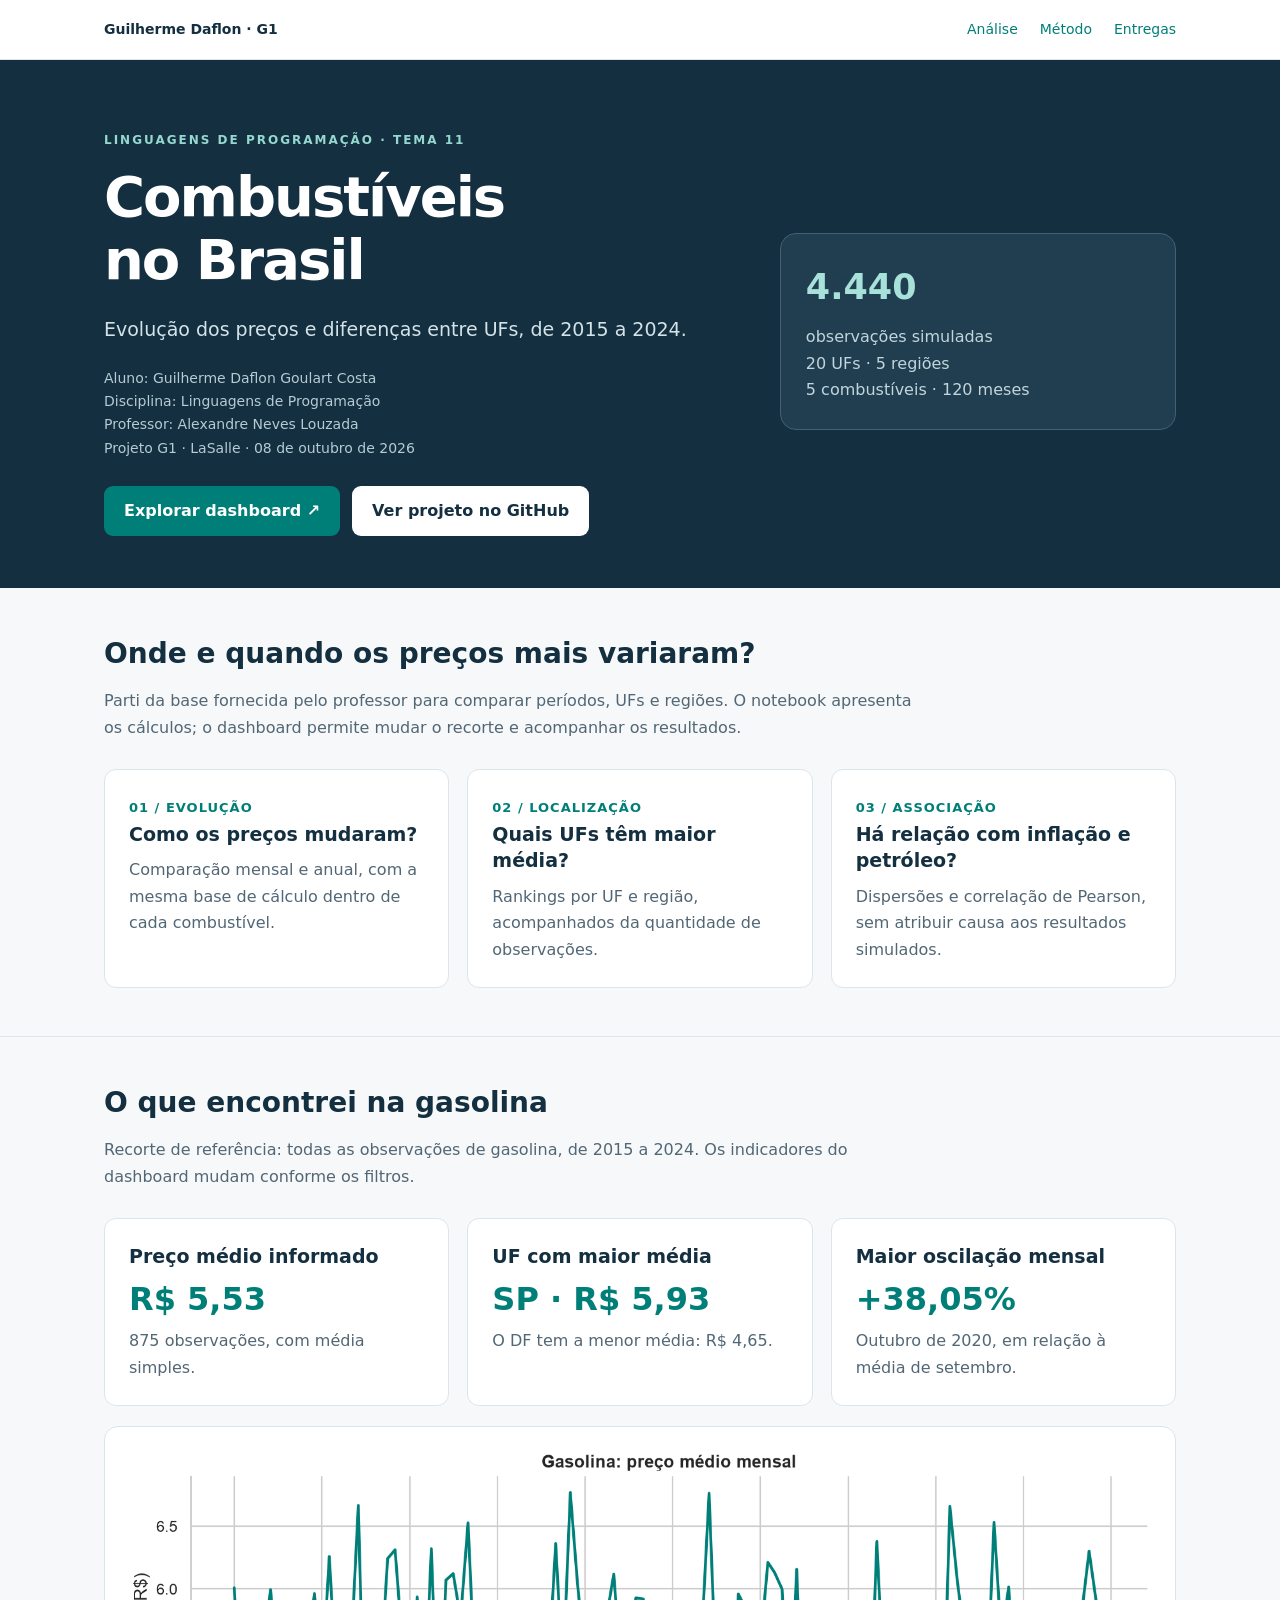
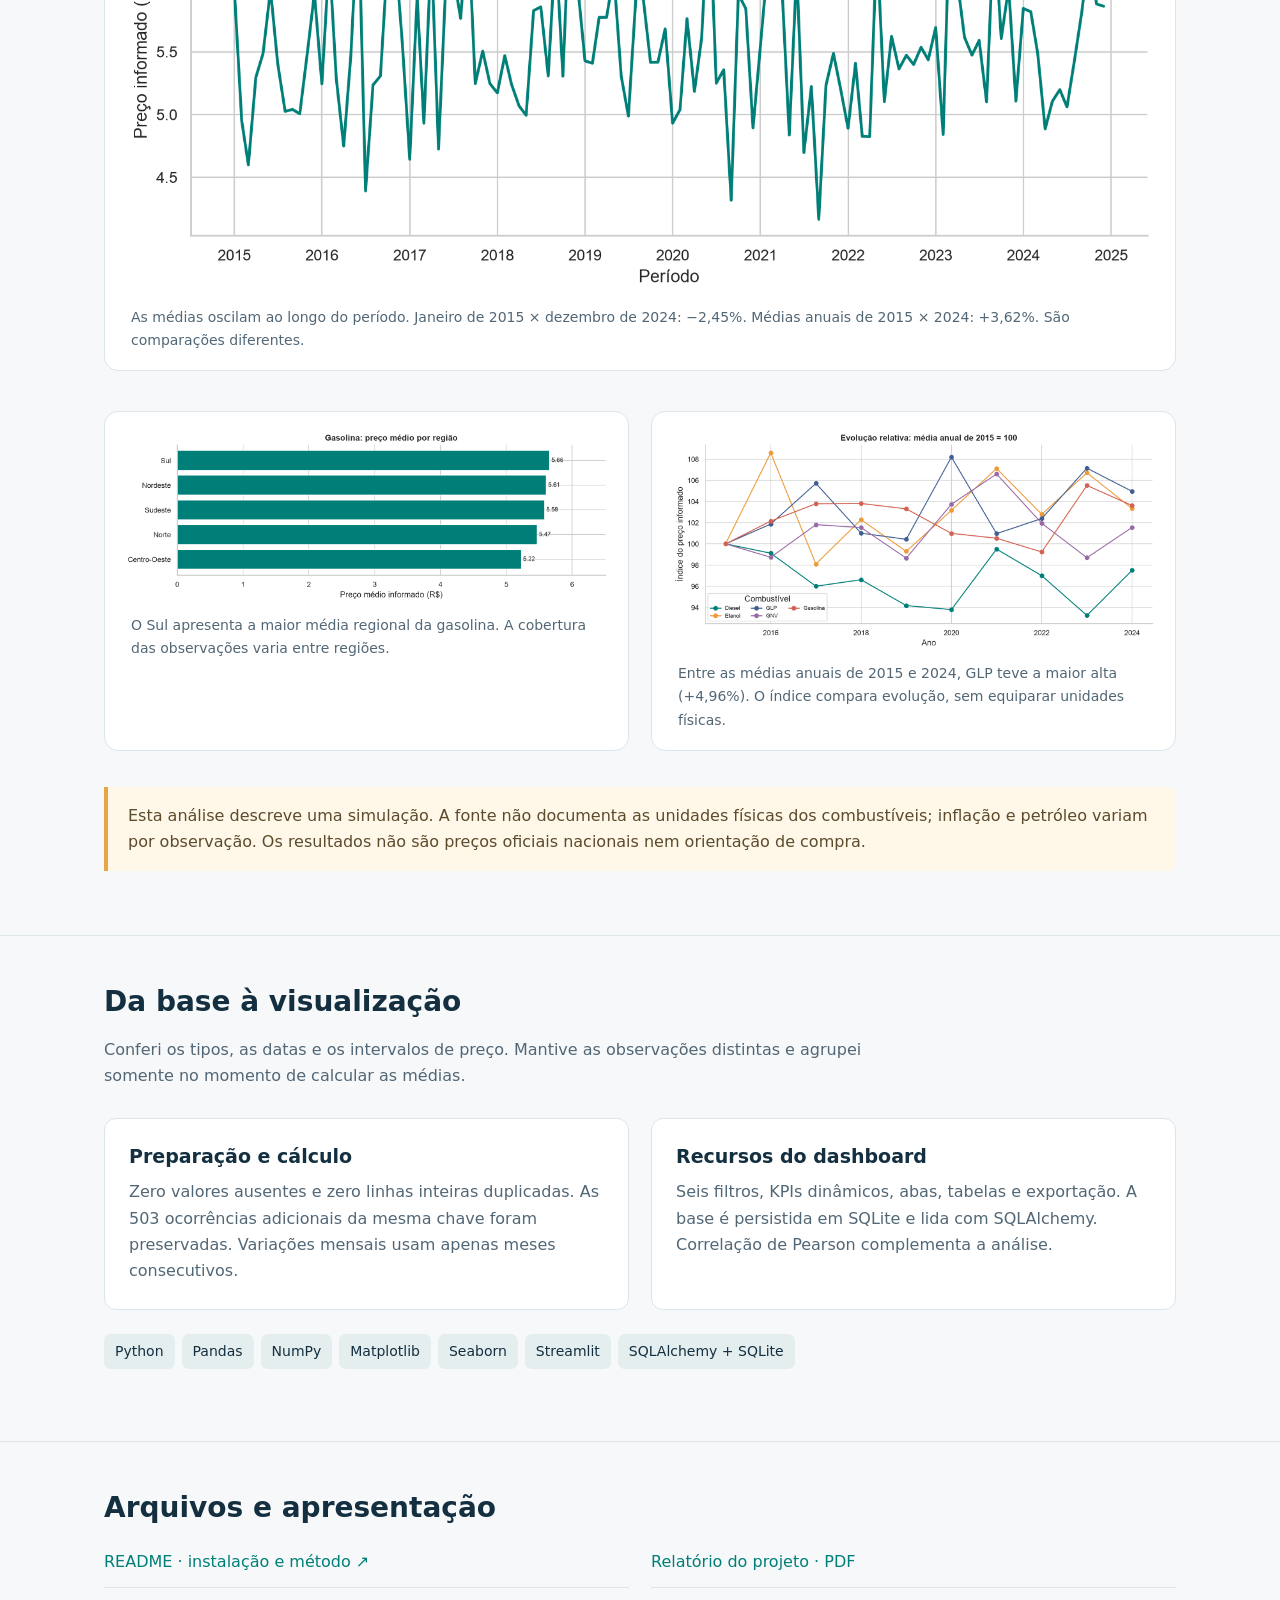
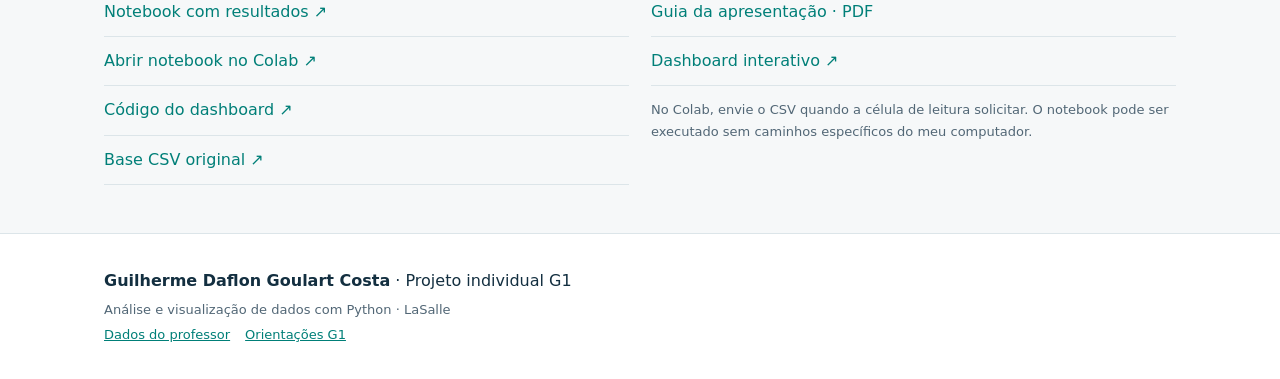
<file: linguagens-de-programacao/projeto-precos-combustiveis/index.html>
<!doctype html>
<html lang="pt-BR">
<head>
<meta charset="utf-8"><meta name="viewport" content="width=device-width,initial-scale=1">
<title>Combustíveis no Brasil | Projeto G1 · Guilherme Daflon</title>
<meta name="description" content="Análise dos preços simulados de combustíveis entre 2015 e 2024. Projeto de Guilherme Daflon Goulart Costa, Linguagens de Programação.">
<style>
:root{--ink:#132f40;--muted:#526776;--teal:#007f78;--paper:#f6f8f9;--line:#dce5e9;--amber:#e7a544}*{box-sizing:border-box}html{scroll-behavior:smooth}body{margin:0;background:var(--paper);color:var(--ink);font:16px/1.65 system-ui,-apple-system,BlinkMacSystemFont,"Segoe UI",sans-serif}a{color:var(--teal)}a:focus-visible{outline:3px solid var(--amber);outline-offset:4px}header{background:#fff;border-bottom:1px solid var(--line)}nav{max-width:1120px;margin:auto;padding:18px 24px;display:flex;gap:22px;align-items:center;flex-wrap:wrap}nav .brand{margin-right:auto;font-weight:750;color:var(--ink);text-decoration:none}nav a{font-size:14px;text-decoration:none}.wrap{max-width:1120px;margin:auto;padding:0 24px}.hero{padding:66px 0 52px;background:var(--ink);color:#fff}.hero .wrap{display:grid;grid-template-columns:1.6fr 1fr;gap:42px;align-items:center}.eyebrow{font-size:12px;letter-spacing:2px;font-weight:700;text-transform:uppercase;color:#96d8d0}h1{font-size:clamp(35px,5vw,56px);line-height:1.12;letter-spacing:-2px;margin:14px 0 22px}h2{font-size:28px;line-height:1.3;margin:0 0 12px}h3{font-size:19px;line-height:1.4;margin:0 0 10px}.subtitle{font-size:19px;max-width:660px;color:#d3e3e8}.author{font-size:14px;color:#b6cbd4;margin:22px 0}.actions{display:flex;gap:12px;flex-wrap:wrap;margin-top:26px}.button{display:inline-block;padding:12px 20px;border-radius:9px;background:var(--teal);color:#fff;font-weight:650;text-decoration:none}.button.alt{background:#fff;color:var(--ink)}.hero-note{border:1px solid #42606f;border-radius:16px;padding:25px;background:#203e50}.hero-note strong{display:block;font-size:35px;color:#a7e1d9}.hero-note p{color:#c2d5dd;margin:8px 0 0}.small{font-size:13px;color:var(--muted)}section{padding:48px 0;border-bottom:1px solid var(--line)}.intro{max-width:820px;margin-bottom:28px;color:var(--muted)}.grid{display:grid;grid-template-columns:repeat(3,1fr);gap:18px}.card{padding:24px;background:#fff;border:1px solid var(--line);border-radius:12px}.card p{margin:6px 0 0;color:var(--muted)}.kpi{font-size:32px;line-height:1.2;display:block;margin:10px 0;font-weight:750;color:var(--teal)}.number{color:var(--teal);font-size:13px;font-weight:750;letter-spacing:1px}.chart{background:white;border:1px solid var(--line);border-radius:14px;padding:18px;margin:20px 0}.chart img{width:100%;height:auto;display:block}.chart figcaption{padding:10px 8px 0;color:var(--muted);font-size:14px}.twocol{display:grid;grid-template-columns:1fr 1fr;gap:22px}.tag{display:inline-block;background:#e5eeef;border-radius:7px;padding:6px 11px;margin:0 7px 8px 0;font-size:14px}.notice{border-left:4px solid var(--amber);padding:16px 20px;background:#fff7e8;border-radius:0 8px 8px 0;color:#5c4b2c}.files a{display:block;padding:11px 0;text-decoration:none;border-bottom:1px solid var(--line)}footer{padding:30px 0;background:#fff}footer p{margin:4px 0}.sources{font-size:13px}.sources a{display:inline-block;margin-right:15px}@media(max-width:800px){.hero .wrap,.grid,.twocol{grid-template-columns:1fr}.hero{padding:42px 0}.hero-note{display:flex;gap:20px;align-items:center}.hero-note strong{font-size:28px}section{padding:34px 0}nav{gap:14px}h1{letter-spacing:-1px}}@media(prefers-reduced-motion:reduce){html{scroll-behavior:auto}}
</style>
</head>
<body>
<header><nav aria-label="Navegação principal"><a class="brand" href="#inicio">Guilherme Daflon · G1</a><a href="#analise">Análise</a><a href="#metodo">Método</a><a href="#arquivos">Entregas</a></nav></header>
<main>
<div class="hero" id="inicio"><div class="wrap"><div><span class="eyebrow">Linguagens de Programação · Tema 11</span><h1>Combustíveis<br>no Brasil</h1><p class="subtitle">Evolução dos preços e diferenças entre UFs, de 2015 a 2024.</p><p class="author">Aluno: Guilherme Daflon Goulart Costa<br>Disciplina: Linguagens de Programação<br>Professor: Alexandre Neves Louzada<br>Projeto G1 · LaSalle · 08 de outubro de 2026</p><div class="actions"><a class="button" href="https://lasalle-combustiveis-g1.streamlit.app/">Explorar dashboard ↗</a><a class="button alt" href="https://github.com/GDaflon/lasalle/tree/main/linguagens-de-programacao/projeto-precos-combustiveis">Ver projeto no GitHub</a></div></div><aside class="hero-note" aria-label="Cobertura da base"><strong>4.440</strong><p>observações simuladas<br>20 UFs · 5 regiões<br>5 combustíveis · 120 meses</p></aside></div></div>
<section><div class="wrap"><h2>Onde e quando os preços mais variaram?</h2><p class="intro">Parti da base fornecida pelo professor para comparar períodos, UFs e regiões. O notebook apresenta os cálculos; o dashboard permite mudar o recorte e acompanhar os resultados.</p><div class="grid"><article class="card"><span class="number">01 / EVOLUÇÃO</span><h3>Como os preços mudaram?</h3><p>Comparação mensal e anual, com a mesma base de cálculo dentro de cada combustível.</p></article><article class="card"><span class="number">02 / LOCALIZAÇÃO</span><h3>Quais UFs têm maior média?</h3><p>Rankings por UF e região, acompanhados da quantidade de observações.</p></article><article class="card"><span class="number">03 / ASSOCIAÇÃO</span><h3>Há relação com inflação e petróleo?</h3><p>Dispersões e correlação de Pearson, sem atribuir causa aos resultados simulados.</p></article></div></div></section>
<section id="analise"><div class="wrap"><h2>O que encontrei na gasolina</h2><p class="intro">Recorte de referência: todas as observações de gasolina, de 2015 a 2024. Os indicadores do dashboard mudam conforme os filtros.</p><div class="grid"><article class="card"><h3>Preço médio informado</h3><span class="kpi">R$ 5,53</span><p>875 observações, com média simples.</p></article><article class="card"><h3>UF com maior média</h3><span class="kpi">SP · R$ 5,93</span><p>O DF tem a menor média: R$ 4,65.</p></article><article class="card"><h3>Maior oscilação mensal</h3><span class="kpi">+38,05%</span><p>Outubro de 2020, em relação à média de setembro.</p></article></div>
<figure class="chart"><img src="imagens/01_evolucao_gasolina.png" alt="Série mensal do preço médio informado de gasolina, de 2015 a 2024"><figcaption>As médias oscilam ao longo do período. Janeiro de 2015 × dezembro de 2024: −2,45%. Médias anuais de 2015 × 2024: +3,62%. São comparações diferentes.</figcaption></figure>
<div class="twocol"><figure class="chart"><img src="imagens/03_regioes_gasolina.png" alt="Ranking das médias regionais de gasolina, com Sul no topo" loading="lazy"><figcaption>O Sul apresenta a maior média regional da gasolina. A cobertura das observações varia entre regiões.</figcaption></figure><figure class="chart"><img src="imagens/05_evolucao_relativa.png" alt="Evolução relativa das médias anuais por combustível, com 2015 igual a 100" loading="lazy"><figcaption>Entre as médias anuais de 2015 e 2024, GLP teve a maior alta (+4,96%). O índice compara evolução, sem equiparar unidades físicas.</figcaption></figure></div>
<p class="notice">Esta análise descreve uma simulação. A fonte não documenta as unidades físicas dos combustíveis; inflação e petróleo variam por observação. Os resultados não são preços oficiais nacionais nem orientação de compra.</p></div></section>
<section id="metodo"><div class="wrap"><h2>Da base à visualização</h2><p class="intro">Conferi os tipos, as datas e os intervalos de preço. Mantive as observações distintas e agrupei somente no momento de calcular as médias.</p><div class="twocol"><article class="card"><h3>Preparação e cálculo</h3><p>Zero valores ausentes e zero linhas inteiras duplicadas. As 503 ocorrências adicionais da mesma chave foram preservadas. Variações mensais usam apenas meses consecutivos.</p></article><article class="card"><h3>Recursos do dashboard</h3><p>Seis filtros, KPIs dinâmicos, abas, tabelas e exportação. A base é persistida em SQLite e lida com SQLAlchemy. Correlação de Pearson complementa a análise.</p></article></div><p style="margin-top:24px"><span class="tag">Python</span><span class="tag">Pandas</span><span class="tag">NumPy</span><span class="tag">Matplotlib</span><span class="tag">Seaborn</span><span class="tag">Streamlit</span><span class="tag">SQLAlchemy + SQLite</span></p></div></section>
<section id="arquivos"><div class="wrap"><h2>Arquivos e apresentação</h2><div class="twocol"><div class="files"><a href="https://github.com/GDaflon/lasalle/blob/main/linguagens-de-programacao/projeto-precos-combustiveis/README.md">README · instalação e método ↗</a><a href="https://github.com/GDaflon/lasalle/blob/main/linguagens-de-programacao/projeto-precos-combustiveis/notebooks/analise_precos_combustiveis.ipynb">Notebook com resultados ↗</a><a href="https://colab.research.google.com/github/GDaflon/lasalle/blob/main/linguagens-de-programacao/projeto-precos-combustiveis/notebooks/analise_precos_combustiveis.ipynb">Abrir notebook no Colab ↗</a><a href="https://github.com/GDaflon/lasalle/blob/main/linguagens-de-programacao/projeto-precos-combustiveis/app.py">Código do dashboard ↗</a><a href="https://raw.githubusercontent.com/GDaflon/lasalle/main/linguagens-de-programacao/projeto-precos-combustiveis/dados/simulacao_precos_combustiveis_brasil.csv">Base CSV original ↗</a></div><div class="files"><a href="documentacao/relatorio_projeto.pdf">Relatório do projeto · PDF</a><a href="documentacao/guia_apresentacao.pdf">Guia da apresentação · PDF</a><a href="https://lasalle-combustiveis-g1.streamlit.app/">Dashboard interativo ↗</a><p class="small">No Colab, envie o CSV quando a célula de leitura solicitar. O notebook pode ser executado sem caminhos específicos do meu computador.</p></div></div></div></section>
</main><footer><div class="wrap"><p><strong>Guilherme Daflon Goulart Costa</strong> · Projeto individual G1</p><p class="small">Análise e visualização de dados com Python · LaSalle</p><p class="sources"><a href="https://github.com/AlexandreLouzada/Dados-Simulados-G1">Dados do professor</a><a href="https://docs.google.com/document/d/1n0XkgQHGBB8guzgcipMufNEmHTw7bvas5vqTbjGYabo/edit">Orientações G1</a></p></div></footer>
</body></html>
</file>
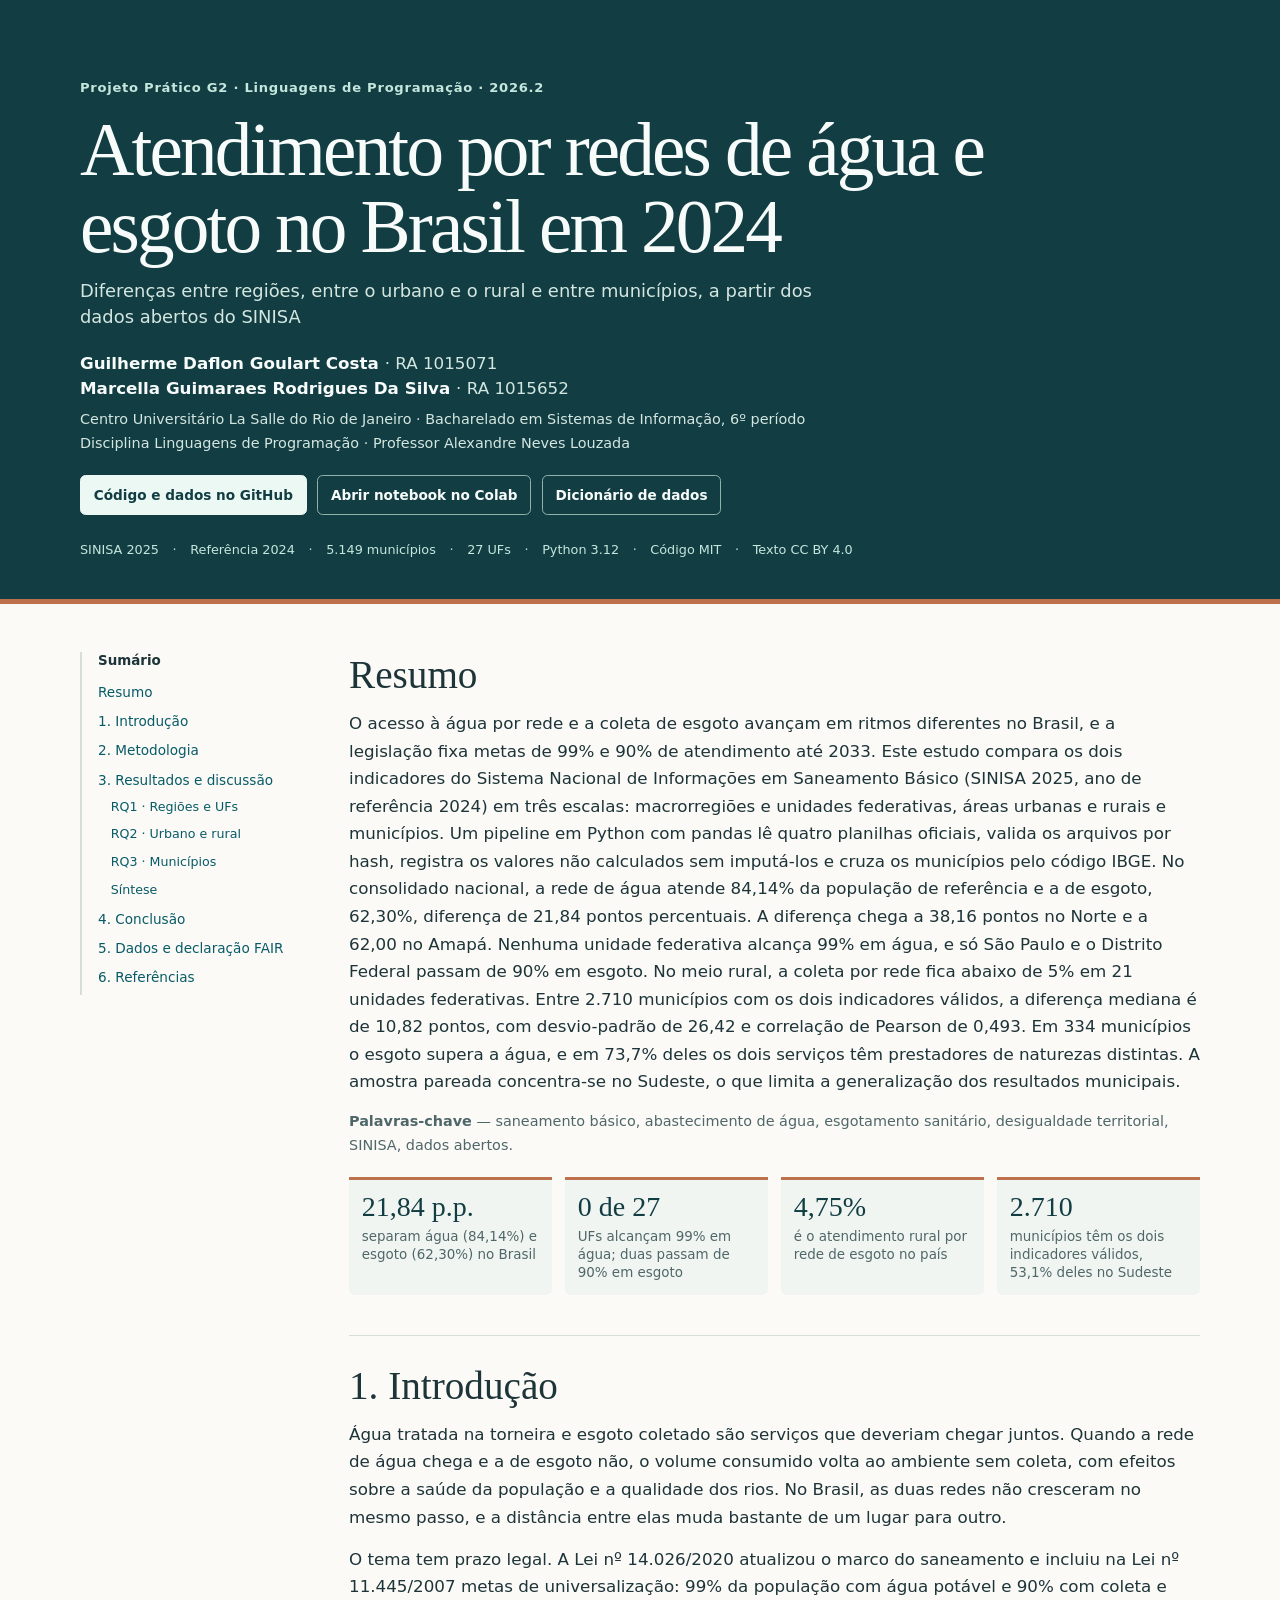
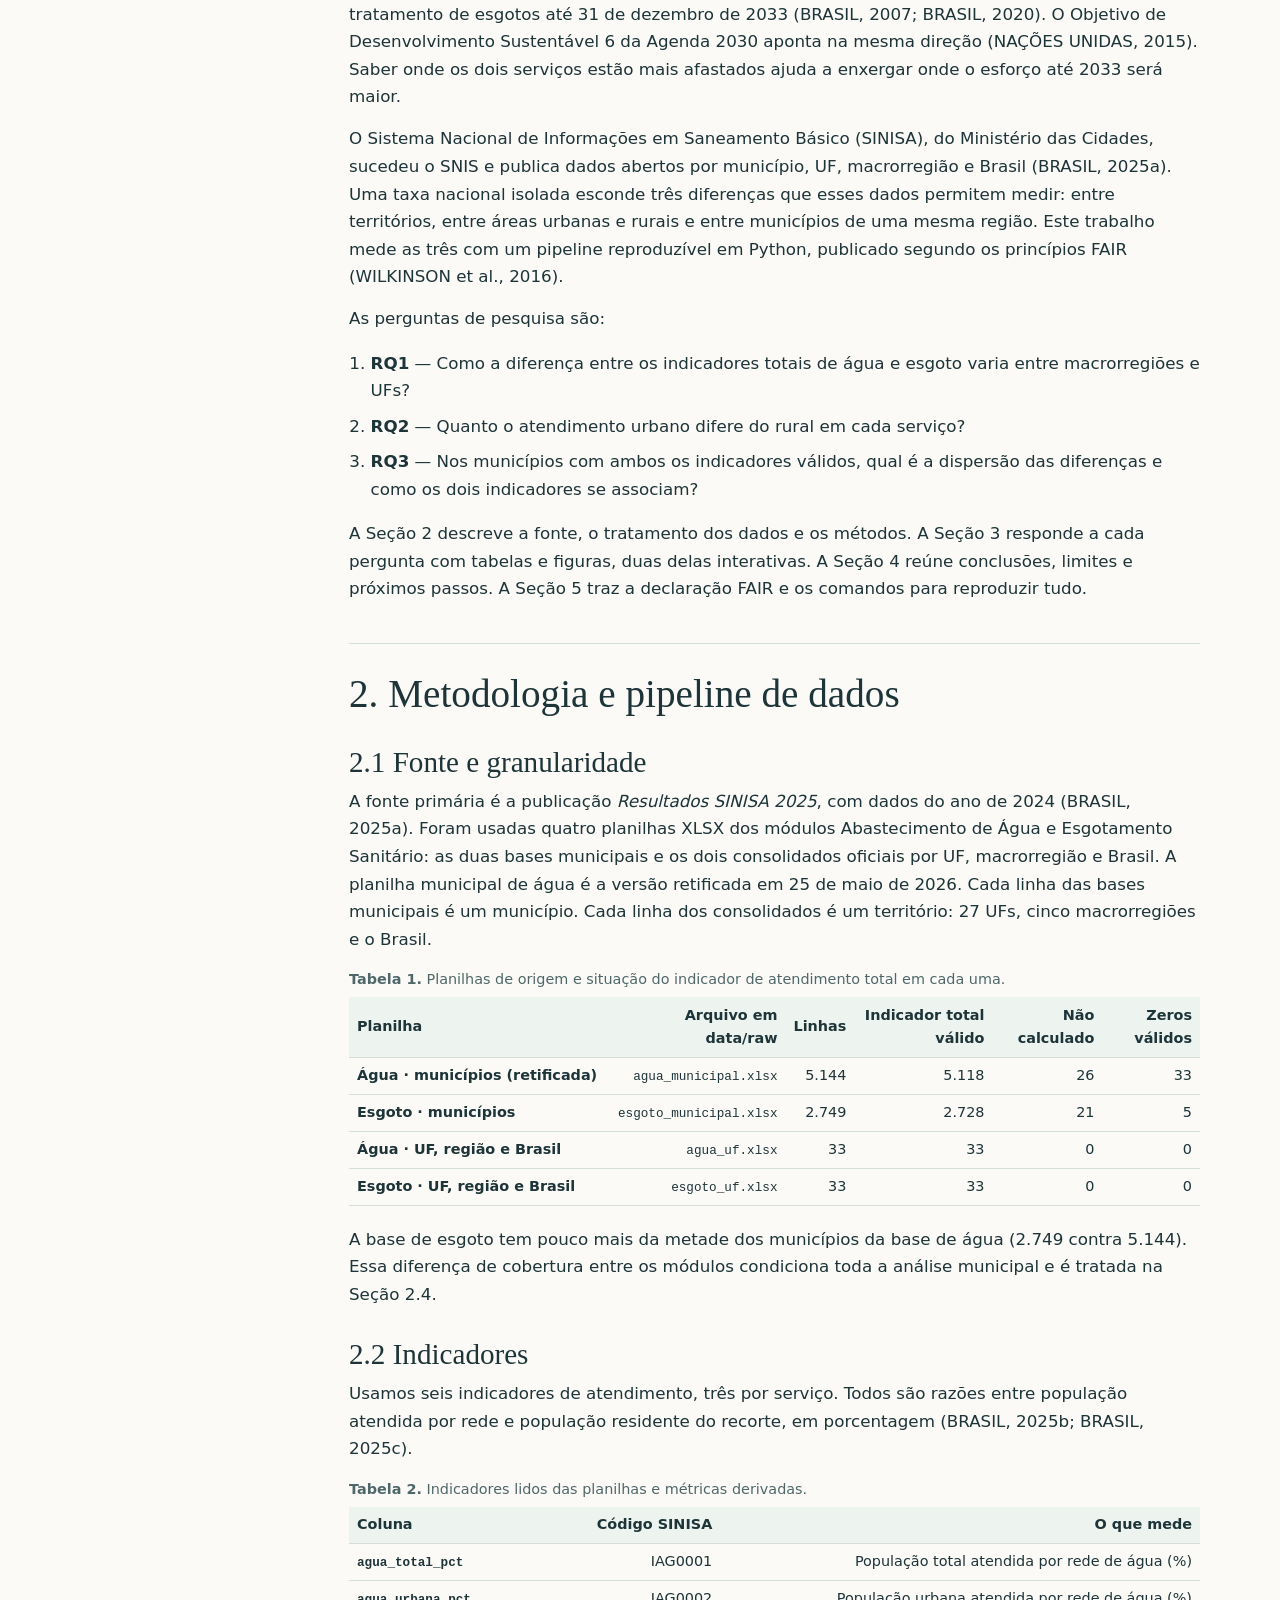
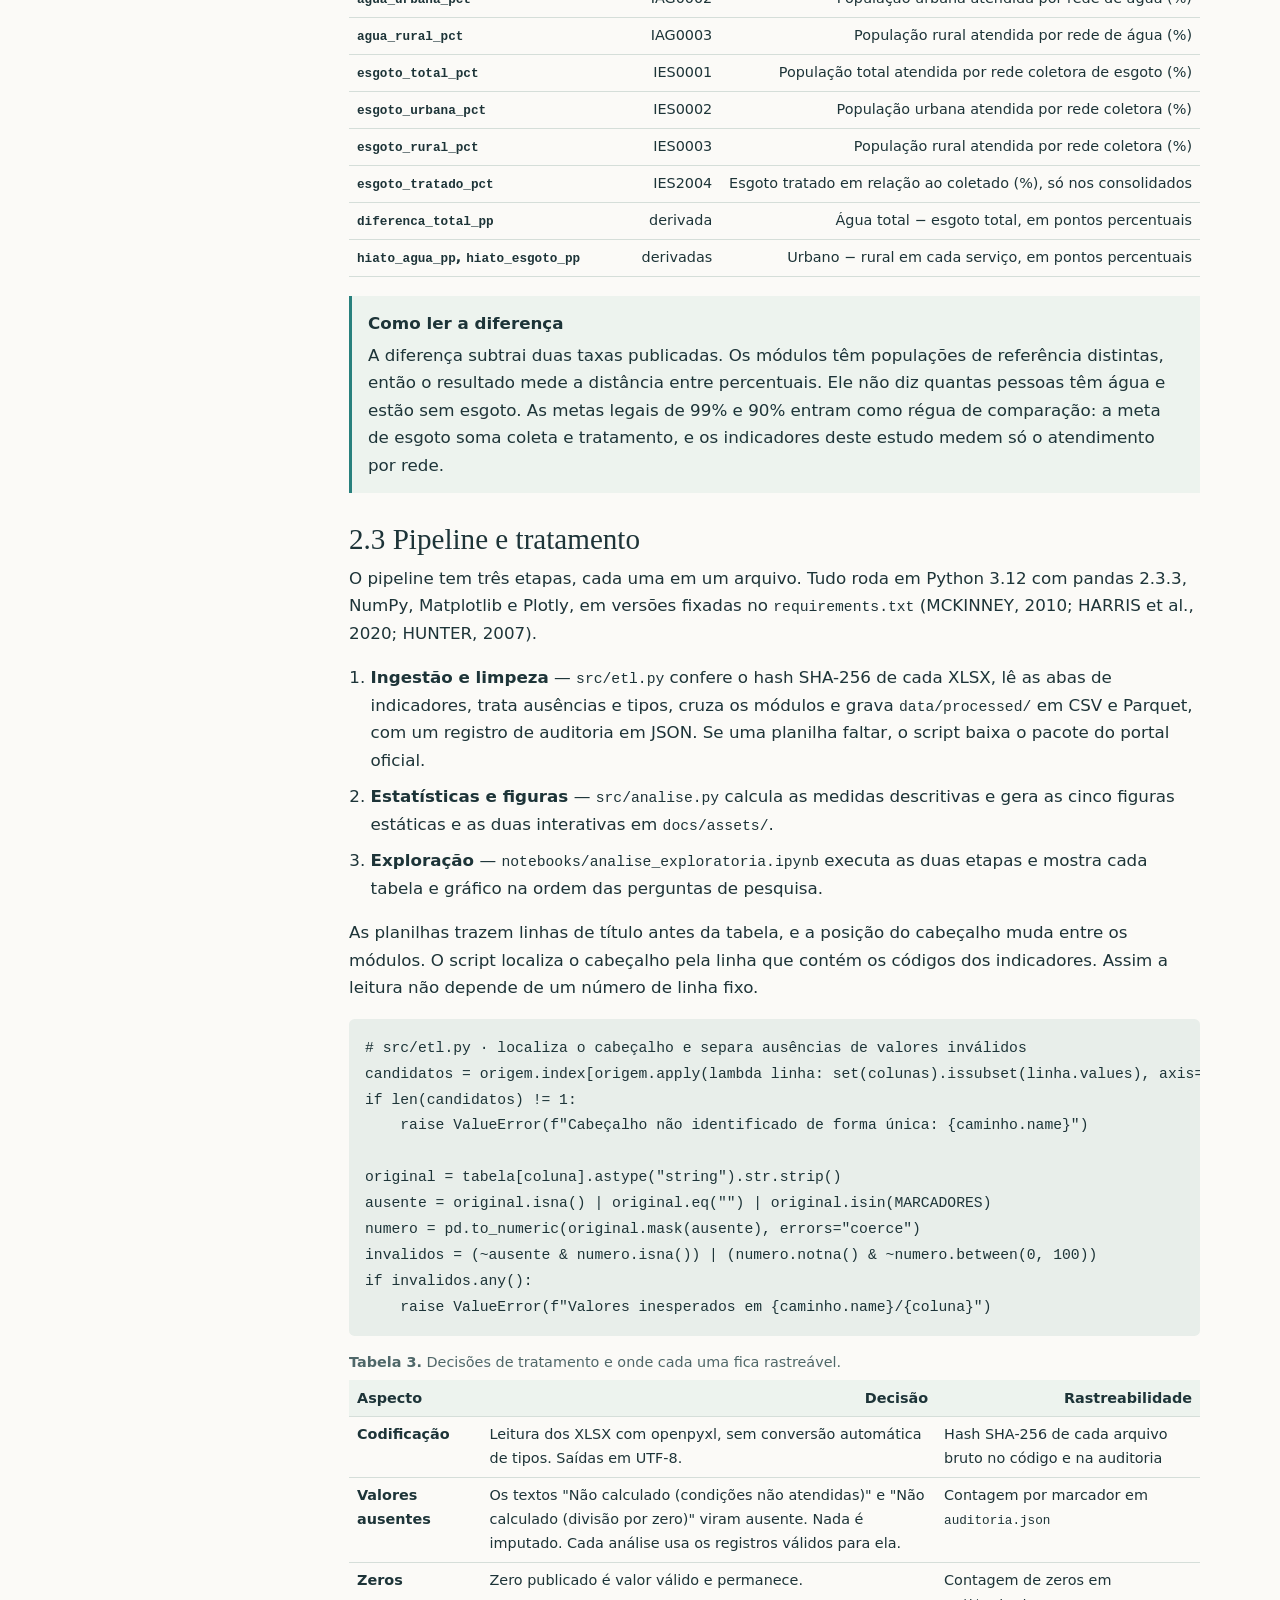
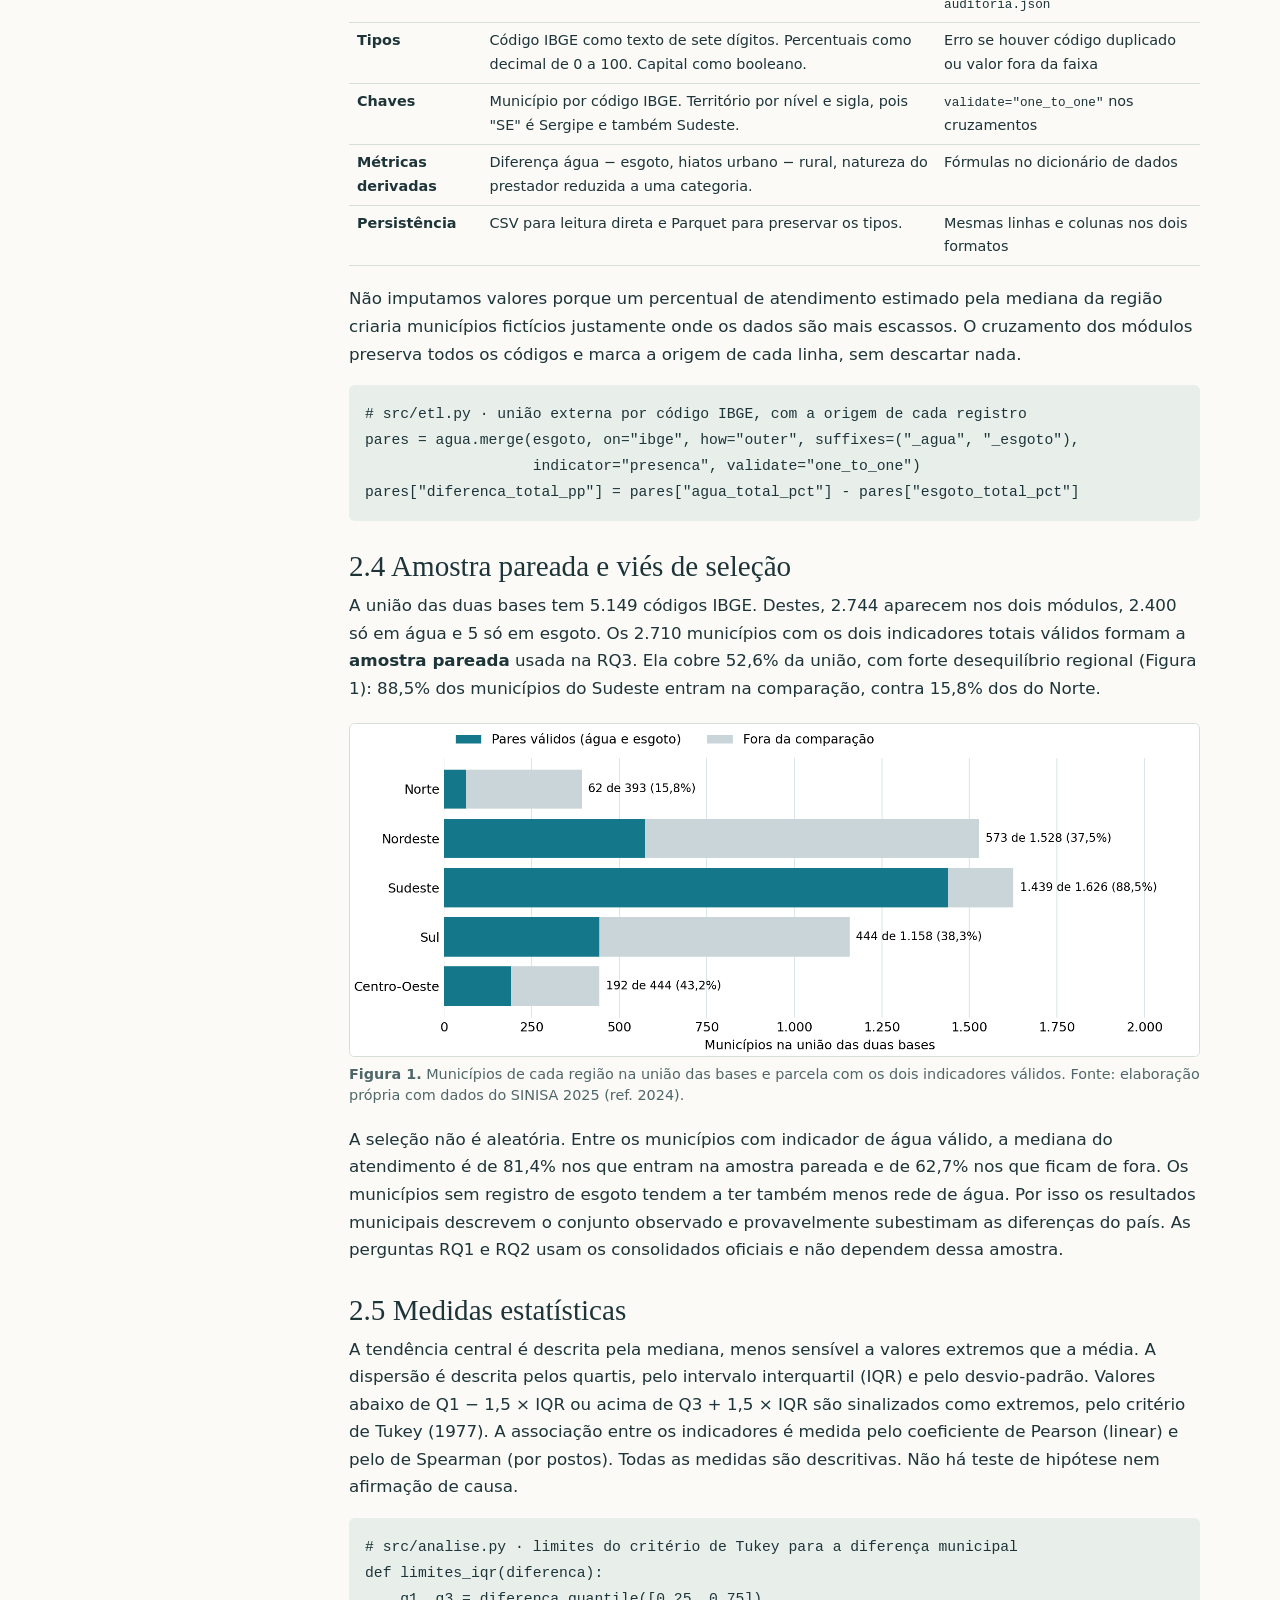
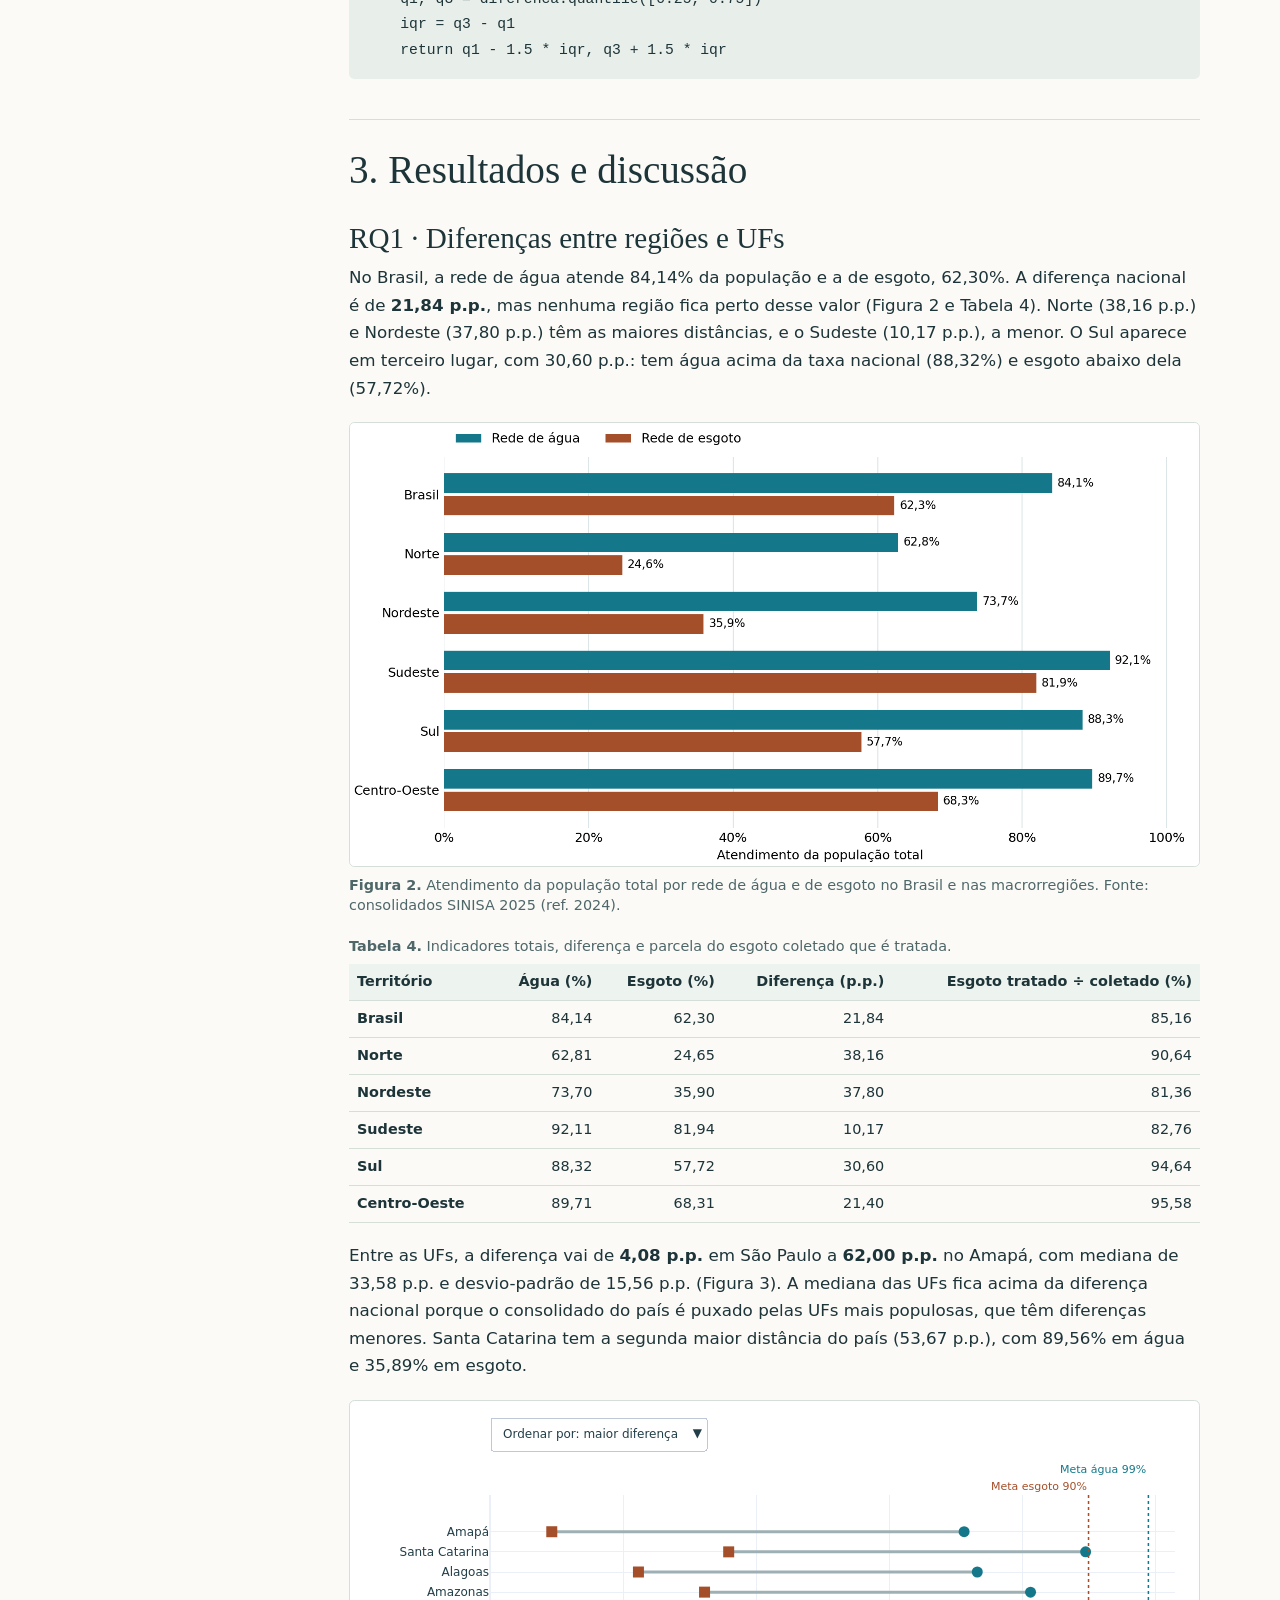
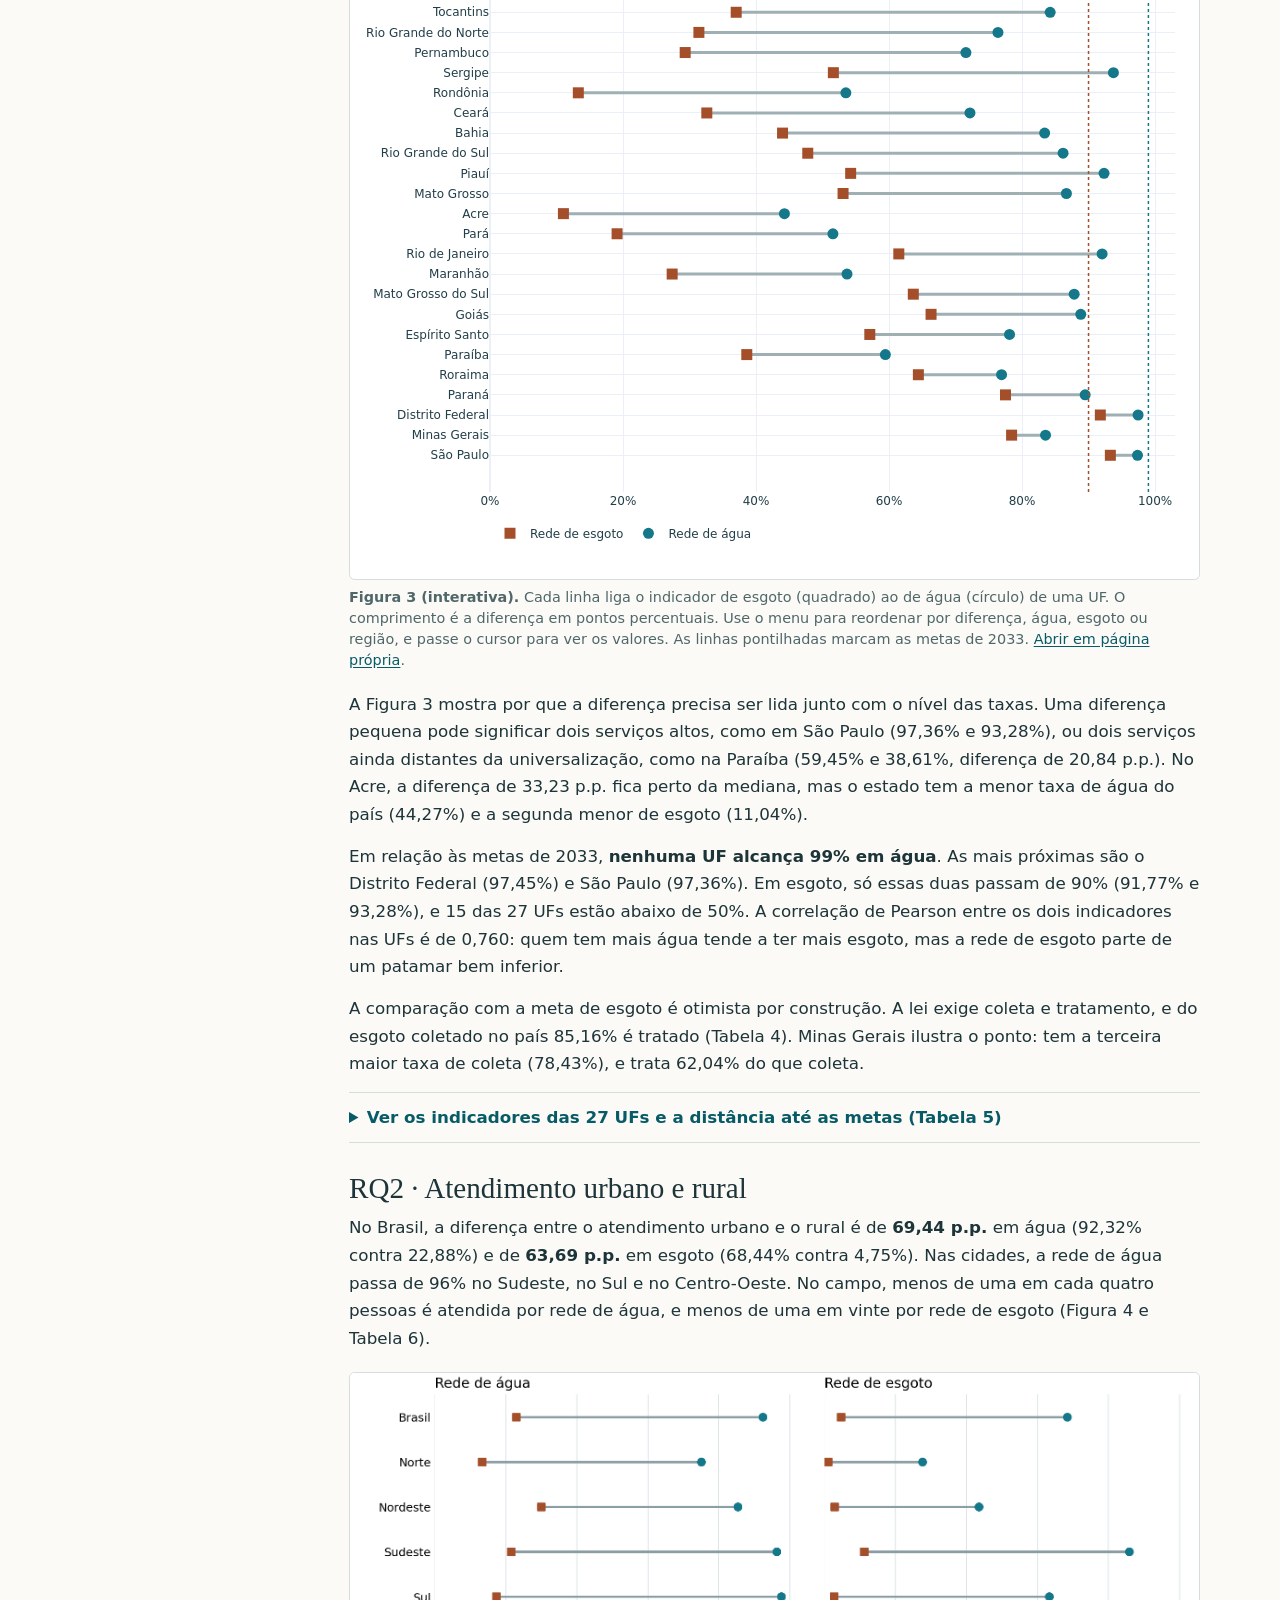
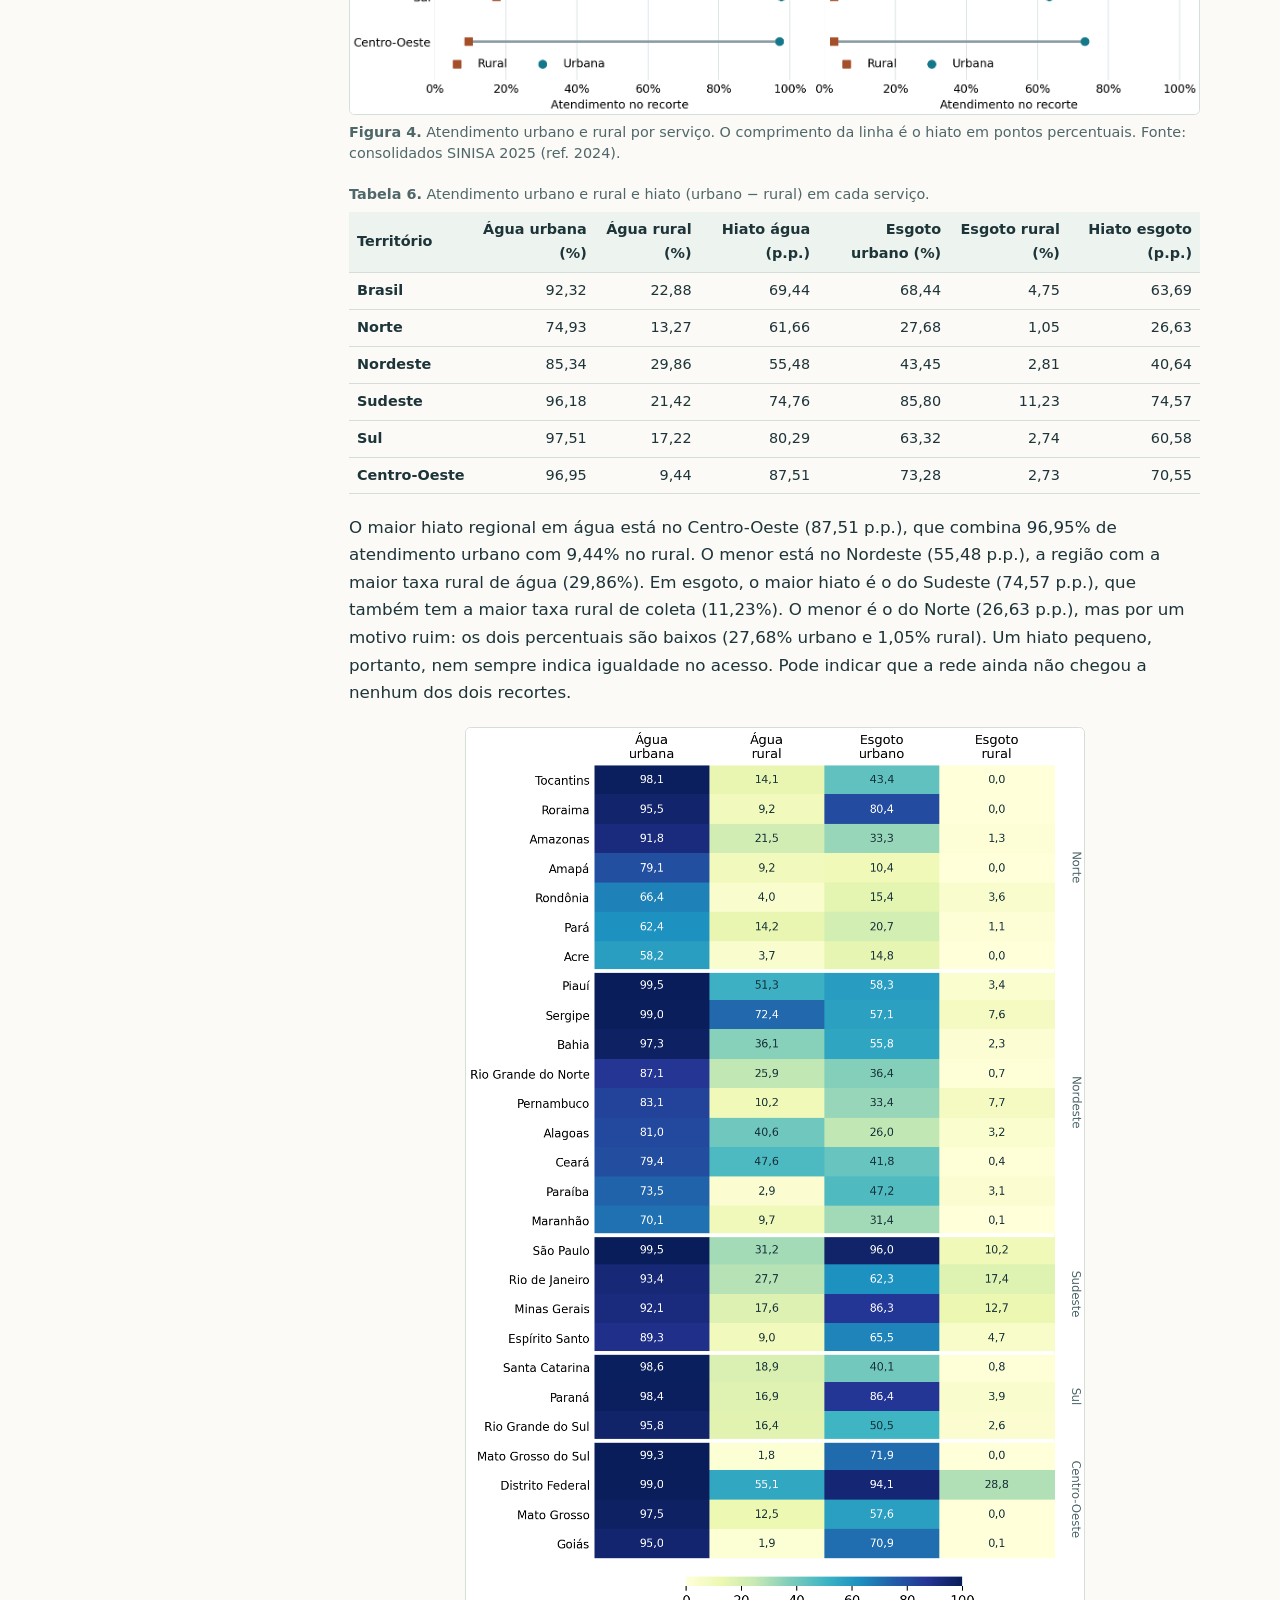
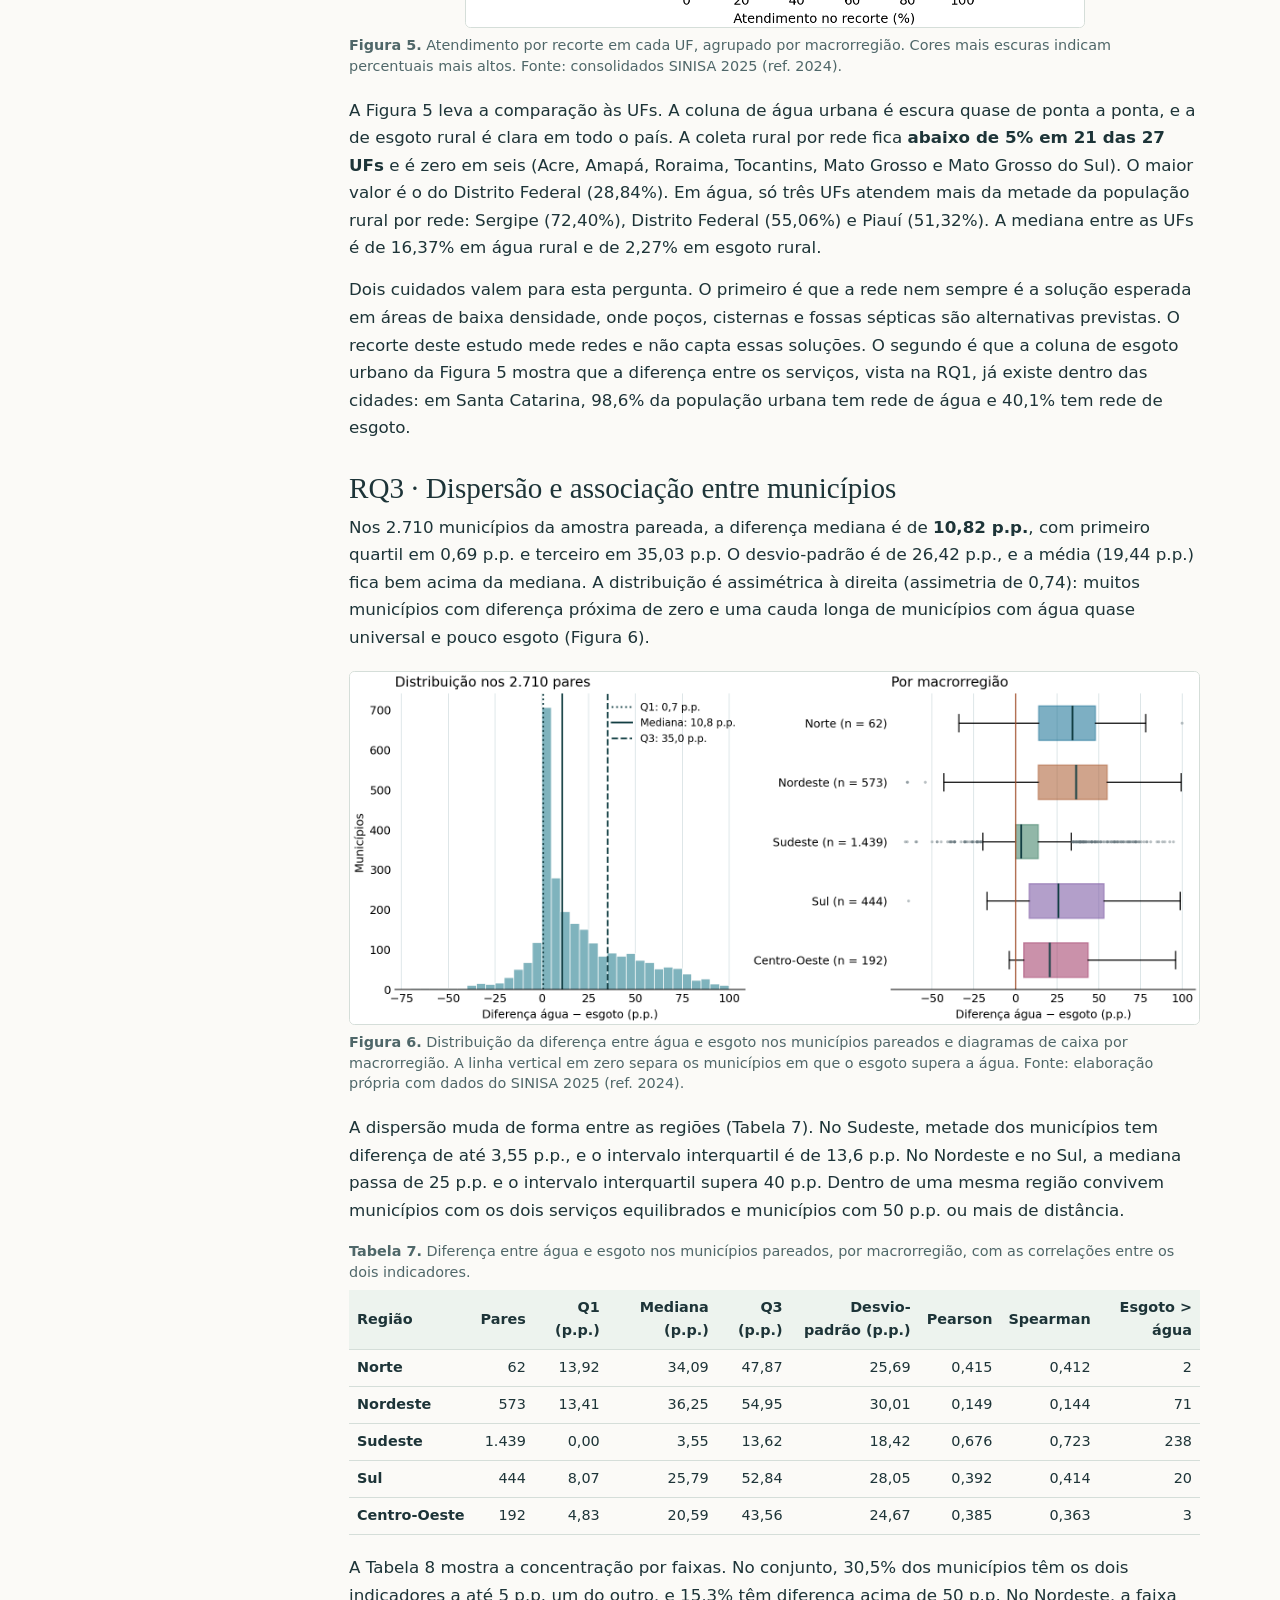
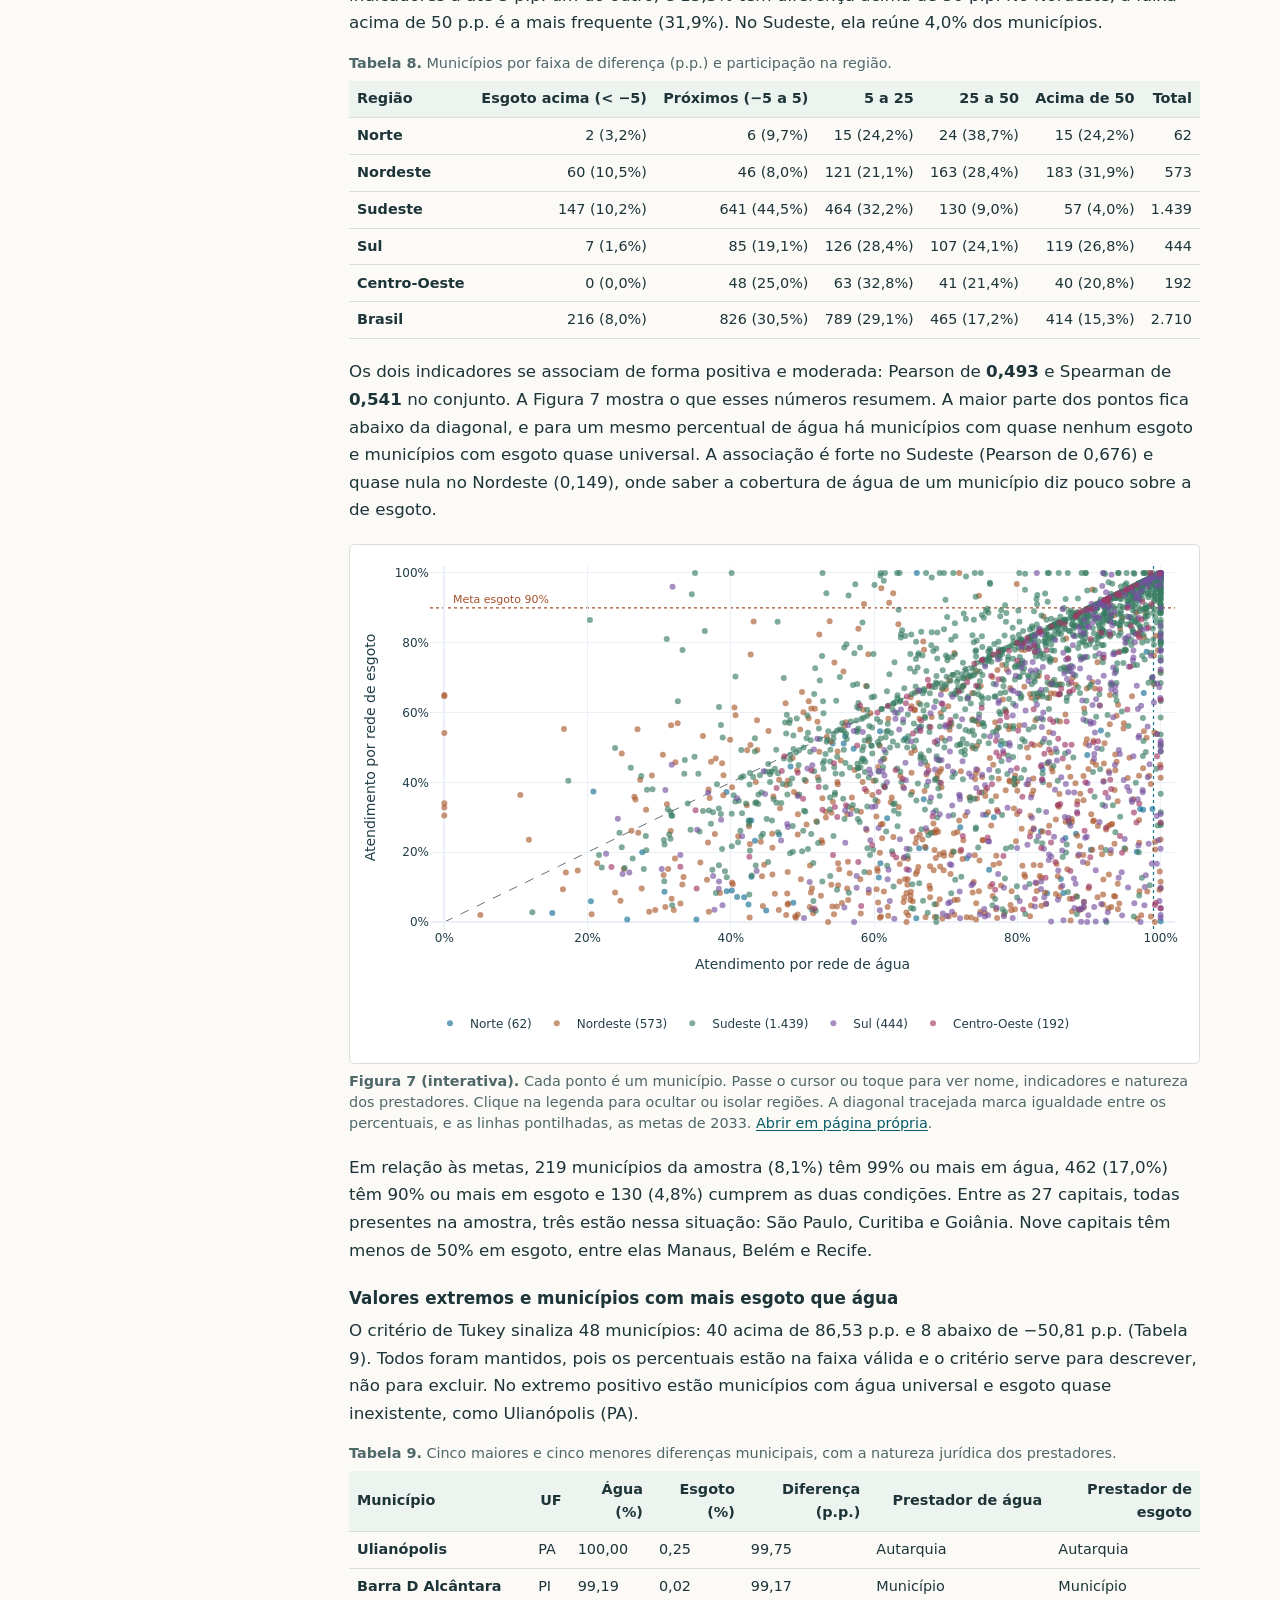
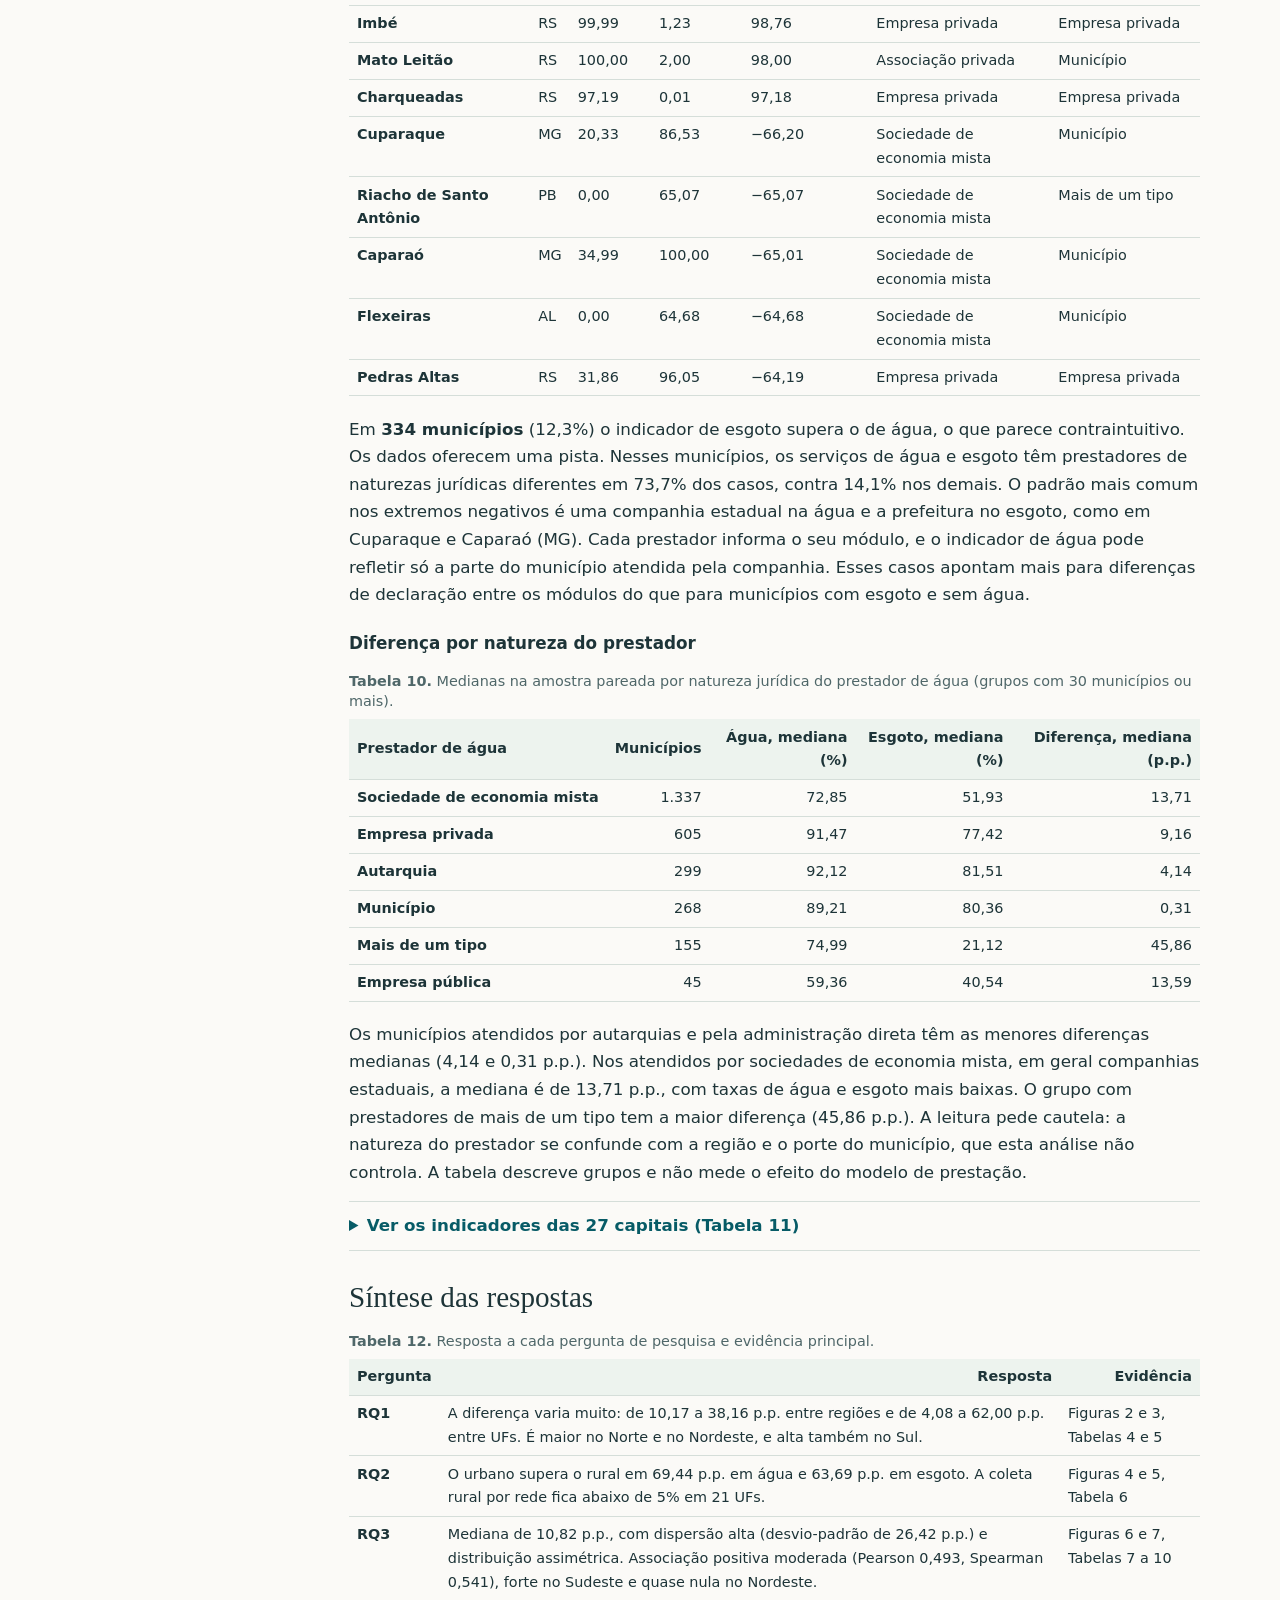
<file: linguagens-de-programacao/projeto-saneamento-sinisa/docs/index.html>
<!doctype html>
<html lang="pt-BR">
<head>
  <meta charset="utf-8">
  <meta name="viewport" content="width=device-width, initial-scale=1">
  <meta name="description" content="Artigo sobre o atendimento por redes de água e esgoto no Brasil, com análise de dados abertos do SINISA 2025, ano de referência 2024.">
  <meta name="author" content="Guilherme Daflon Goulart Costa e Marcella Guimaraes Rodrigues Da Silva">
  <meta name="keywords" content="saneamento básico, abastecimento de água, esgotamento sanitário, desigualdade territorial, SINISA, dados abertos">
  <meta name="theme-color" content="#123e43">
  <link rel="stylesheet" href="assets/artigo.css">
  <title>Atendimento por redes de água e esgoto no Brasil em 2024</title>
</head>
<body>
  <a class="skip" href="#conteudo">Ir para o artigo</a>
  <header class="capa">
    <div class="largura">
      <p class="edicao">Projeto Prático G2 · Linguagens de Programação · 2026.2</p>
      <h1>Atendimento por redes de água e esgoto no Brasil em 2024</h1>
      <p class="subtitulo">Diferenças entre regiões, entre o urbano e o rural e entre municípios, a partir dos dados abertos do SINISA</p>
      <p class="autoria">Guilherme Daflon Goulart Costa <span class="ra">· RA 1015071</span><br>Marcella Guimaraes Rodrigues Da Silva <span class="ra">· RA 1015652</span></p>
      <p class="filiacao">Centro Universitário La Salle do Rio de Janeiro · Bacharelado em Sistemas de Informação, 6º período<br>Disciplina Linguagens de Programação · Professor Alexandre Neves Louzada</p>
      <div class="links-capa">
        <a class="botao" href="https://github.com/GDaflon/lasalle/tree/main/linguagens-de-programacao/projeto-saneamento-sinisa">Código e dados no GitHub</a>
        <a class="botao secundario" href="https://colab.research.google.com/github/GDaflon/lasalle/blob/main/linguagens-de-programacao/projeto-saneamento-sinisa/notebooks/analise_exploratoria.ipynb">Abrir notebook no Colab</a>
        <a class="botao secundario" href="https://github.com/GDaflon/lasalle/blob/main/linguagens-de-programacao/projeto-saneamento-sinisa/data/data_dictionary.md">Dicionário de dados</a>
      </div>
      <ul class="metadados" aria-label="Metadados do estudo">
        <li>SINISA 2025</li><li>Referência 2024</li><li>5.149 municípios</li><li>27 UFs</li><li>Python 3.12</li><li>Código MIT</li><li>Texto CC BY 4.0</li>
      </ul>
    </div>
  </header>

  <div class="largura corpo">
    <nav aria-label="Sumário">
      <h2>Sumário</h2>
      <ul>
        <li><a href="#resumo">Resumo</a></li>
        <li><a href="#introducao">1. Introdução</a></li>
        <li><a href="#metodo">2. Metodologia</a></li>
        <li><a href="#resultados">3. Resultados e discussão</a>
          <ul>
            <li><a href="#rq1">RQ1 · Regiões e UFs</a></li>
            <li><a href="#rq2">RQ2 · Urbano e rural</a></li>
            <li><a href="#rq3">RQ3 · Municípios</a></li>
            <li><a href="#sintese">Síntese</a></li>
          </ul>
        </li>
        <li><a href="#conclusao">4. Conclusão</a></li>
        <li><a href="#fair">5. Dados e declaração FAIR</a></li>
        <li><a href="#referencias">6. Referências</a></li>
      </ul>
    </nav>

    <main id="conteudo">
      <section id="resumo" aria-labelledby="titulo-resumo">
        <h2 id="titulo-resumo">Resumo</h2>
        <p>O acesso à água por rede e a coleta de esgoto avançam em ritmos diferentes no Brasil, e a legislação fixa metas de 99% e 90% de atendimento até 2033. Este estudo compara os dois indicadores do Sistema Nacional de Informações em Saneamento Básico (SINISA 2025, ano de referência 2024) em três escalas: macrorregiões e unidades federativas, áreas urbanas e rurais e municípios. Um pipeline em Python com pandas lê quatro planilhas oficiais, valida os arquivos por hash, registra os valores não calculados sem imputá-los e cruza os municípios pelo código IBGE. No consolidado nacional, a rede de água atende 84,14% da população de referência e a de esgoto, 62,30%, diferença de 21,84 pontos percentuais. A diferença chega a 38,16 pontos no Norte e a 62,00 no Amapá. Nenhuma unidade federativa alcança 99% em água, e só São Paulo e o Distrito Federal passam de 90% em esgoto. No meio rural, a coleta por rede fica abaixo de 5% em 21 unidades federativas. Entre 2.710 municípios com os dois indicadores válidos, a diferença mediana é de 10,82 pontos, com desvio-padrão de 26,42 e correlação de Pearson de 0,493. Em 334 municípios o esgoto supera a água, e em 73,7% deles os dois serviços têm prestadores de naturezas distintas. A amostra pareada concentra-se no Sudeste, o que limita a generalização dos resultados municipais.</p>
        <p class="palavras"><strong>Palavras-chave</strong> — saneamento básico, abastecimento de água, esgotamento sanitário, desigualdade territorial, SINISA, dados abertos.</p>
        <ul class="destaques" aria-label="Números principais">
          <li><strong>21,84 p.p.</strong><span>separam água (84,14%) e esgoto (62,30%) no Brasil</span></li>
          <li><strong>0 de 27</strong><span>UFs alcançam 99% em água; duas passam de 90% em esgoto</span></li>
          <li><strong>4,75%</strong><span>é o atendimento rural por rede de esgoto no país</span></li>
          <li><strong>2.710</strong><span>municípios têm os dois indicadores válidos, 53,1% deles no Sudeste</span></li>
        </ul>
      </section>

      <section id="introducao" aria-labelledby="titulo-intro">
        <h2 id="titulo-intro">1. Introdução</h2>
        <p>Água tratada na torneira e esgoto coletado são serviços que deveriam chegar juntos. Quando a rede de água chega e a de esgoto não, o volume consumido volta ao ambiente sem coleta, com efeitos sobre a saúde da população e a qualidade dos rios. No Brasil, as duas redes não cresceram no mesmo passo, e a distância entre elas muda bastante de um lugar para outro.</p>
        <p>O tema tem prazo legal. A Lei nº 14.026/2020 atualizou o marco do saneamento e incluiu na Lei nº 11.445/2007 metas de universalização: 99% da população com água potável e 90% com coleta e tratamento de esgotos até 31 de dezembro de 2033 (BRASIL, 2007; BRASIL, 2020). O Objetivo de Desenvolvimento Sustentável 6 da Agenda 2030 aponta na mesma direção (NAÇÕES UNIDAS, 2015). Saber onde os dois serviços estão mais afastados ajuda a enxergar onde o esforço até 2033 será maior.</p>
        <p>O Sistema Nacional de Informações em Saneamento Básico (SINISA), do Ministério das Cidades, sucedeu o SNIS e publica dados abertos por município, UF, macrorregião e Brasil (BRASIL, 2025a). Uma taxa nacional isolada esconde três diferenças que esses dados permitem medir: entre territórios, entre áreas urbanas e rurais e entre municípios de uma mesma região. Este trabalho mede as três com um pipeline reproduzível em Python, publicado segundo os princípios FAIR (WILKINSON et al., 2016).</p>
        <p>As perguntas de pesquisa são:</p>
        <ol class="perguntas">
          <li><strong>RQ1</strong> — Como a diferença entre os indicadores totais de água e esgoto varia entre macrorregiões e UFs?</li>
          <li><strong>RQ2</strong> — Quanto o atendimento urbano difere do rural em cada serviço?</li>
          <li><strong>RQ3</strong> — Nos municípios com ambos os indicadores válidos, qual é a dispersão das diferenças e como os dois indicadores se associam?</li>
        </ol>
        <p>A Seção 2 descreve a fonte, o tratamento dos dados e os métodos. A Seção 3 responde a cada pergunta com tabelas e figuras, duas delas interativas. A Seção 4 reúne conclusões, limites e próximos passos. A Seção 5 traz a declaração FAIR e os comandos para reproduzir tudo.</p>
      </section>

      <section id="metodo" aria-labelledby="titulo-metodo">
        <h2 id="titulo-metodo">2. Metodologia e pipeline de dados</h2>

        <h3>2.1 Fonte e granularidade</h3>
        <p>A fonte primária é a publicação <cite>Resultados SINISA 2025</cite>, com dados do ano de 2024 (BRASIL, 2025a). Foram usadas quatro planilhas XLSX dos módulos Abastecimento de Água e Esgotamento Sanitário: as duas bases municipais e os dois consolidados oficiais por UF, macrorregião e Brasil. A planilha municipal de água é a versão retificada em 25 de maio de 2026. Cada linha das bases municipais é um município. Cada linha dos consolidados é um território: 27 UFs, cinco macrorregiões e o Brasil.</p>
        <div class="rolagem">
          <table>
            <caption><strong>Tabela 1.</strong> Planilhas de origem e situação do indicador de atendimento total em cada uma.</caption>
            <thead><tr><th scope="col">Planilha</th><th scope="col">Arquivo em data/raw</th><th scope="col">Linhas</th><th scope="col">Indicador total válido</th><th scope="col">Não calculado</th><th scope="col">Zeros válidos</th></tr></thead>
            <tbody>
              <tr><th scope="row">Água · municípios (retificada)</th><td><code>agua_municipal.xlsx</code></td><td>5.144</td><td>5.118</td><td>26</td><td>33</td></tr>
              <tr><th scope="row">Esgoto · municípios</th><td><code>esgoto_municipal.xlsx</code></td><td>2.749</td><td>2.728</td><td>21</td><td>5</td></tr>
              <tr><th scope="row">Água · UF, região e Brasil</th><td><code>agua_uf.xlsx</code></td><td>33</td><td>33</td><td>0</td><td>0</td></tr>
              <tr><th scope="row">Esgoto · UF, região e Brasil</th><td><code>esgoto_uf.xlsx</code></td><td>33</td><td>33</td><td>0</td><td>0</td></tr>
            </tbody>
          </table>
        </div>
        <p>A base de esgoto tem pouco mais da metade dos municípios da base de água (2.749 contra 5.144). Essa diferença de cobertura entre os módulos condiciona toda a análise municipal e é tratada na Seção 2.4.</p>

        <h3>2.2 Indicadores</h3>
        <p>Usamos seis indicadores de atendimento, três por serviço. Todos são razões entre população atendida por rede e população residente do recorte, em porcentagem (BRASIL, 2025b; BRASIL, 2025c).</p>
        <div class="rolagem">
          <table>
            <caption><strong>Tabela 2.</strong> Indicadores lidos das planilhas e métricas derivadas.</caption>
            <thead><tr><th scope="col">Coluna</th><th scope="col">Código SINISA</th><th scope="col">O que mede</th></tr></thead>
            <tbody>
              <tr><th scope="row"><code>agua_total_pct</code></th><td>IAG0001</td><td>População total atendida por rede de água (%)</td></tr>
              <tr><th scope="row"><code>agua_urbana_pct</code></th><td>IAG0002</td><td>População urbana atendida por rede de água (%)</td></tr>
              <tr><th scope="row"><code>agua_rural_pct</code></th><td>IAG0003</td><td>População rural atendida por rede de água (%)</td></tr>
              <tr><th scope="row"><code>esgoto_total_pct</code></th><td>IES0001</td><td>População total atendida por rede coletora de esgoto (%)</td></tr>
              <tr><th scope="row"><code>esgoto_urbana_pct</code></th><td>IES0002</td><td>População urbana atendida por rede coletora (%)</td></tr>
              <tr><th scope="row"><code>esgoto_rural_pct</code></th><td>IES0003</td><td>População rural atendida por rede coletora (%)</td></tr>
              <tr><th scope="row"><code>esgoto_tratado_pct</code></th><td>IES2004</td><td>Esgoto tratado em relação ao coletado (%), só nos consolidados</td></tr>
              <tr><th scope="row"><code>diferenca_total_pp</code></th><td>derivada</td><td>Água total − esgoto total, em pontos percentuais</td></tr>
              <tr><th scope="row"><code>hiato_agua_pp</code>, <code>hiato_esgoto_pp</code></th><td>derivadas</td><td>Urbano − rural em cada serviço, em pontos percentuais</td></tr>
            </tbody>
          </table>
        </div>
        <aside class="nota">
          <strong>Como ler a diferença</strong>
          <p>A diferença subtrai duas taxas publicadas. Os módulos têm populações de referência distintas, então o resultado mede a distância entre percentuais. Ele não diz quantas pessoas têm água e estão sem esgoto. As metas legais de 99% e 90% entram como régua de comparação: a meta de esgoto soma coleta e tratamento, e os indicadores deste estudo medem só o atendimento por rede.</p>
        </aside>

        <h3>2.3 Pipeline e tratamento</h3>
        <p>O pipeline tem três etapas, cada uma em um arquivo. Tudo roda em Python 3.12 com pandas 2.3.3, NumPy, Matplotlib e Plotly, em versões fixadas no <code>requirements.txt</code> (MCKINNEY, 2010; HARRIS et al., 2020; HUNTER, 2007).</p>
        <ol class="etapas">
          <li><strong>Ingestão e limpeza</strong> — <code>src/etl.py</code> confere o hash SHA-256 de cada XLSX, lê as abas de indicadores, trata ausências e tipos, cruza os módulos e grava <code>data/processed/</code> em CSV e Parquet, com um registro de auditoria em JSON. Se uma planilha faltar, o script baixa o pacote do portal oficial.</li>
          <li><strong>Estatísticas e figuras</strong> — <code>src/analise.py</code> calcula as medidas descritivas e gera as cinco figuras estáticas e as duas interativas em <code>docs/assets/</code>.</li>
          <li><strong>Exploração</strong> — <code>notebooks/analise_exploratoria.ipynb</code> executa as duas etapas e mostra cada tabela e gráfico na ordem das perguntas de pesquisa.</li>
        </ol>
        <p>As planilhas trazem linhas de título antes da tabela, e a posição do cabeçalho muda entre os módulos. O script localiza o cabeçalho pela linha que contém os códigos dos indicadores. Assim a leitura não depende de um número de linha fixo.</p>
        <pre><code># src/etl.py · localiza o cabeçalho e separa ausências de valores inválidos
candidatos = origem.index[origem.apply(lambda linha: set(colunas).issubset(linha.values), axis=1)]
if len(candidatos) != 1:
    raise ValueError(f"Cabeçalho não identificado de forma única: {caminho.name}")

original = tabela[coluna].astype("string").str.strip()
ausente = original.isna() | original.eq("") | original.isin(MARCADORES)
numero = pd.to_numeric(original.mask(ausente), errors="coerce")
invalidos = (~ausente &amp; numero.isna()) | (numero.notna() &amp; ~numero.between(0, 100))
if invalidos.any():
    raise ValueError(f"Valores inesperados em {caminho.name}/{coluna}")</code></pre>
        <div class="rolagem">
          <table class="texto">
            <caption><strong>Tabela 3.</strong> Decisões de tratamento e onde cada uma fica rastreável.</caption>
            <thead><tr><th scope="col">Aspecto</th><th scope="col">Decisão</th><th scope="col">Rastreabilidade</th></tr></thead>
            <tbody>
              <tr><th scope="row">Codificação</th><td>Leitura dos XLSX com openpyxl, sem conversão automática de tipos. Saídas em UTF-8.</td><td>Hash SHA-256 de cada arquivo bruto no código e na auditoria</td></tr>
              <tr><th scope="row">Valores ausentes</th><td>Os textos "Não calculado (condições não atendidas)" e "Não calculado (divisão por zero)" viram ausente. Nada é imputado. Cada análise usa os registros válidos para ela.</td><td>Contagem por marcador em <code>auditoria.json</code></td></tr>
              <tr><th scope="row">Zeros</th><td>Zero publicado é valor válido e permanece.</td><td>Contagem de zeros em <code>auditoria.json</code></td></tr>
              <tr><th scope="row">Tipos</th><td>Código IBGE como texto de sete dígitos. Percentuais como decimal de 0 a 100. Capital como booleano.</td><td>Erro se houver código duplicado ou valor fora da faixa</td></tr>
              <tr><th scope="row">Chaves</th><td>Município por código IBGE. Território por nível e sigla, pois "SE" é Sergipe e também Sudeste.</td><td><code>validate="one_to_one"</code> nos cruzamentos</td></tr>
              <tr><th scope="row">Métricas derivadas</th><td>Diferença água − esgoto, hiatos urbano − rural, natureza do prestador reduzida a uma categoria.</td><td>Fórmulas no dicionário de dados</td></tr>
              <tr><th scope="row">Persistência</th><td>CSV para leitura direta e Parquet para preservar os tipos.</td><td>Mesmas linhas e colunas nos dois formatos</td></tr>
            </tbody>
          </table>
        </div>
        <p>Não imputamos valores porque um percentual de atendimento estimado pela mediana da região criaria municípios fictícios justamente onde os dados são mais escassos. O cruzamento dos módulos preserva todos os códigos e marca a origem de cada linha, sem descartar nada.</p>
        <pre><code># src/etl.py · união externa por código IBGE, com a origem de cada registro
pares = agua.merge(esgoto, on="ibge", how="outer", suffixes=("_agua", "_esgoto"),
                   indicator="presenca", validate="one_to_one")
pares["diferenca_total_pp"] = pares["agua_total_pct"] - pares["esgoto_total_pct"]</code></pre>

        <h3>2.4 Amostra pareada e viés de seleção</h3>
        <p>A união das duas bases tem 5.149 códigos IBGE. Destes, 2.744 aparecem nos dois módulos, 2.400 só em água e 5 só em esgoto. Os 2.710 municípios com os dois indicadores totais válidos formam a <strong>amostra pareada</strong> usada na RQ3. Ela cobre 52,6% da união, com forte desequilíbrio regional (Figura 1): 88,5% dos municípios do Sudeste entram na comparação, contra 15,8% dos do Norte.</p>
        <figure>
          <img src="assets/cobertura.png" width="1655" height="648" loading="lazy" alt="Barras empilhadas por região. Sudeste: 1.439 pares de 1.626 municípios. Norte: 62 de 393. Nordeste: 573 de 1.528. Sul: 444 de 1.158. Centro-Oeste: 192 de 444.">
          <figcaption><strong>Figura 1.</strong> Municípios de cada região na união das bases e parcela com os dois indicadores válidos. Fonte: elaboração própria com dados do SINISA 2025 (ref. 2024).</figcaption>
        </figure>
        <p>A seleção não é aleatória. Entre os municípios com indicador de água válido, a mediana do atendimento é de 81,4% nos que entram na amostra pareada e de 62,7% nos que ficam de fora. Os municípios sem registro de esgoto tendem a ter também menos rede de água. Por isso os resultados municipais descrevem o conjunto observado e provavelmente subestimam as diferenças do país. As perguntas RQ1 e RQ2 usam os consolidados oficiais e não dependem dessa amostra.</p>

        <h3>2.5 Medidas estatísticas</h3>
        <p>A tendência central é descrita pela mediana, menos sensível a valores extremos que a média. A dispersão é descrita pelos quartis, pelo intervalo interquartil (IQR) e pelo desvio-padrão. Valores abaixo de Q1 − 1,5 × IQR ou acima de Q3 + 1,5 × IQR são sinalizados como extremos, pelo critério de Tukey (1977). A associação entre os indicadores é medida pelo coeficiente de Pearson (linear) e pelo de Spearman (por postos). Todas as medidas são descritivas. Não há teste de hipótese nem afirmação de causa.</p>
        <pre><code># src/analise.py · limites do critério de Tukey para a diferença municipal
def limites_iqr(diferenca):
    q1, q3 = diferenca.quantile([0.25, 0.75])
    iqr = q3 - q1
    return q1 - 1.5 * iqr, q3 + 1.5 * iqr</code></pre>
      </section>

      <section id="resultados" aria-labelledby="titulo-resultados">
        <h2 id="titulo-resultados">3. Resultados e discussão</h2>

        <h3 id="rq1">RQ1 · Diferenças entre regiões e UFs</h3>
        <p>No Brasil, a rede de água atende 84,14% da população e a de esgoto, 62,30%. A diferença nacional é de <strong>21,84 p.p.</strong>, mas nenhuma região fica perto desse valor (Figura 2 e Tabela 4). Norte (38,16 p.p.) e Nordeste (37,80 p.p.) têm as maiores distâncias, e o Sudeste (10,17 p.p.), a menor. O Sul aparece em terceiro lugar, com 30,60 p.p.: tem água acima da taxa nacional (88,32%) e esgoto abaixo dela (57,72%).</p>
        <figure>
          <img src="assets/regioes.png" width="1655" height="864" loading="lazy" alt="Gráfico de barras dos indicadores totais. O Norte tem 62,81% em água e 24,65% em esgoto. O Sudeste tem 92,11% em água e 81,94% em esgoto.">
          <figcaption><strong>Figura 2.</strong> Atendimento da população total por rede de água e de esgoto no Brasil e nas macrorregiões. Fonte: consolidados SINISA 2025 (ref. 2024).</figcaption>
        </figure>
        <div class="rolagem">
          <table>
            <caption><strong>Tabela 4.</strong> Indicadores totais, diferença e parcela do esgoto coletado que é tratada.</caption>
            <thead><tr><th scope="col">Território</th><th scope="col">Água (%)</th><th scope="col">Esgoto (%)</th><th scope="col">Diferença (p.p.)</th><th scope="col">Esgoto tratado ÷ coletado (%)</th></tr></thead>
            <tbody>
              <tr><th scope="row">Brasil</th><td>84,14</td><td>62,30</td><td>21,84</td><td>85,16</td></tr>
              <tr><th scope="row">Norte</th><td>62,81</td><td>24,65</td><td>38,16</td><td>90,64</td></tr>
              <tr><th scope="row">Nordeste</th><td>73,70</td><td>35,90</td><td>37,80</td><td>81,36</td></tr>
              <tr><th scope="row">Sudeste</th><td>92,11</td><td>81,94</td><td>10,17</td><td>82,76</td></tr>
              <tr><th scope="row">Sul</th><td>88,32</td><td>57,72</td><td>30,60</td><td>94,64</td></tr>
              <tr><th scope="row">Centro-Oeste</th><td>89,71</td><td>68,31</td><td>21,40</td><td>95,58</td></tr>
            </tbody>
          </table>
        </div>
        <p>Entre as UFs, a diferença vai de <strong>4,08 p.p.</strong> em São Paulo a <strong>62,00 p.p.</strong> no Amapá, com mediana de 33,58 p.p. e desvio-padrão de 15,56 p.p. (Figura 3). A mediana das UFs fica acima da diferença nacional porque o consolidado do país é puxado pelas UFs mais populosas, que têm diferenças menores. Santa Catarina tem a segunda maior distância do país (53,67 p.p.), com 89,56% em água e 35,89% em esgoto.</p>
        <figure>
          <iframe class="alto" src="assets/ufs.html" title="Gráfico interativo com os indicadores de água e esgoto das 27 UFs" loading="lazy"></iframe>
          <figcaption><strong>Figura 3 (interativa).</strong> Cada linha liga o indicador de esgoto (quadrado) ao de água (círculo) de uma UF. O comprimento é a diferença em pontos percentuais. Use o menu para reordenar por diferença, água, esgoto ou região, e passe o cursor para ver os valores. As linhas pontilhadas marcam as metas de 2033. <a href="assets/ufs.html">Abrir em página própria</a>.</figcaption>
        </figure>
        <p>A Figura 3 mostra por que a diferença precisa ser lida junto com o nível das taxas. Uma diferença pequena pode significar dois serviços altos, como em São Paulo (97,36% e 93,28%), ou dois serviços ainda distantes da universalização, como na Paraíba (59,45% e 38,61%, diferença de 20,84 p.p.). No Acre, a diferença de 33,23 p.p. fica perto da mediana, mas o estado tem a menor taxa de água do país (44,27%) e a segunda menor de esgoto (11,04%).</p>
        <p>Em relação às metas de 2033, <strong>nenhuma UF alcança 99% em água</strong>. As mais próximas são o Distrito Federal (97,45%) e São Paulo (97,36%). Em esgoto, só essas duas passam de 90% (91,77% e 93,28%), e 15 das 27 UFs estão abaixo de 50%. A correlação de Pearson entre os dois indicadores nas UFs é de 0,760: quem tem mais água tende a ter mais esgoto, mas a rede de esgoto parte de um patamar bem inferior.</p>
        <p>A comparação com a meta de esgoto é otimista por construção. A lei exige coleta e tratamento, e do esgoto coletado no país 85,16% é tratado (Tabela 4). Minas Gerais ilustra o ponto: tem a terceira maior taxa de coleta (78,43%), e trata 62,04% do que coleta.</p>
        <details>
          <summary>Ver os indicadores das 27 UFs e a distância até as metas (Tabela 5)</summary>
          <div class="rolagem">
            <table>
              <caption><strong>Tabela 5.</strong> UFs em ordem decrescente de diferença. As duas últimas colunas mostram quantos pontos faltam para 99% em água e 90% em esgoto.</caption>
              <thead><tr><th scope="col">UF</th><th scope="col">Região</th><th scope="col">Água (%)</th><th scope="col">Esgoto (%)</th><th scope="col">Diferença (p.p.)</th><th scope="col">Falta para 99% (p.p.)</th><th scope="col">Falta para 90% (p.p.)</th></tr></thead>
            <tbody>
              <tr><th scope="row">Amapá</th><td>Norte</td><td>71,29</td><td>9,29</td><td>62,00</td><td>27,71</td><td>80,71</td></tr>
              <tr><th scope="row">Santa Catarina</th><td>Sul</td><td>89,56</td><td>35,89</td><td>53,67</td><td>9,44</td><td>54,11</td></tr>
              <tr><th scope="row">Alagoas</th><td>Nordeste</td><td>73,27</td><td>22,32</td><td>50,95</td><td>25,73</td><td>67,68</td></tr>
              <tr><th scope="row">Amazonas</th><td>Norte</td><td>81,28</td><td>32,26</td><td>49,02</td><td>17,72</td><td>57,74</td></tr>
              <tr><th scope="row">Tocantins</th><td>Norte</td><td>84,23</td><td>37,02</td><td>47,21</td><td>14,77</td><td>52,98</td></tr>
              <tr><th scope="row">Rio Grande do Norte</th><td>Nordeste</td><td>76,38</td><td>31,41</td><td>44,97</td><td>22,62</td><td>58,59</td></tr>
              <tr><th scope="row">Pernambuco</th><td>Nordeste</td><td>71,56</td><td>29,35</td><td>42,21</td><td>27,44</td><td>60,65</td></tr>
              <tr><th scope="row">Sergipe</th><td>Nordeste</td><td>93,74</td><td>51,63</td><td>42,11</td><td>5,26</td><td>38,37</td></tr>
              <tr><th scope="row">Rondônia</th><td>Norte</td><td>53,51</td><td>13,28</td><td>40,23</td><td>45,49</td><td>76,72</td></tr>
              <tr><th scope="row">Ceará</th><td>Nordeste</td><td>72,17</td><td>32,60</td><td>39,57</td><td>26,83</td><td>57,40</td></tr>
              <tr><th scope="row">Bahia</th><td>Nordeste</td><td>83,40</td><td>43,99</td><td>39,41</td><td>15,60</td><td>46,01</td></tr>
              <tr><th scope="row">Rio Grande do Sul</th><td>Sul</td><td>86,17</td><td>47,78</td><td>38,39</td><td>12,83</td><td>42,22</td></tr>
              <tr><th scope="row">Piauí</th><td>Nordeste</td><td>92,33</td><td>54,23</td><td>38,10</td><td>6,67</td><td>35,77</td></tr>
              <tr><th scope="row">Mato Grosso</th><td>Centro-Oeste</td><td>86,67</td><td>53,09</td><td>33,58</td><td>12,33</td><td>36,91</td></tr>
              <tr><th scope="row">Acre</th><td>Norte</td><td>44,27</td><td>11,04</td><td>33,23</td><td>54,73</td><td>78,96</td></tr>
              <tr><th scope="row">Pará</th><td>Norte</td><td>51,56</td><td>19,11</td><td>32,45</td><td>47,44</td><td>70,89</td></tr>
              <tr><th scope="row">Rio de Janeiro</th><td>Sudeste</td><td>92,04</td><td>61,47</td><td>30,57</td><td>6,96</td><td>28,53</td></tr>
              <tr><th scope="row">Maranhão</th><td>Nordeste</td><td>53,68</td><td>27,39</td><td>26,29</td><td>45,32</td><td>62,61</td></tr>
              <tr><th scope="row">Mato Grosso do Sul</th><td>Centro-Oeste</td><td>87,84</td><td>63,65</td><td>24,19</td><td>11,16</td><td>26,35</td></tr>
              <tr><th scope="row">Goiás</th><td>Centro-Oeste</td><td>88,83</td><td>66,32</td><td>22,51</td><td>10,17</td><td>23,68</td></tr>
              <tr><th scope="row">Espírito Santo</th><td>Sudeste</td><td>78,12</td><td>57,11</td><td>21,01</td><td>20,88</td><td>32,89</td></tr>
              <tr><th scope="row">Paraíba</th><td>Nordeste</td><td>59,45</td><td>38,61</td><td>20,84</td><td>39,55</td><td>51,39</td></tr>
              <tr><th scope="row">Roraima</th><td>Norte</td><td>76,92</td><td>64,41</td><td>12,51</td><td>22,08</td><td>25,59</td></tr>
              <tr><th scope="row">Paraná</th><td>Sul</td><td>89,49</td><td>77,51</td><td>11,98</td><td>9,51</td><td>12,49</td></tr>
              <tr><th scope="row">Distrito Federal</th><td>Centro-Oeste</td><td>97,45</td><td>91,77</td><td>5,68</td><td>1,55</td><td>0,00</td></tr>
              <tr><th scope="row">Minas Gerais</th><td>Sudeste</td><td>83,53</td><td>78,43</td><td>5,10</td><td>15,47</td><td>11,57</td></tr>
              <tr><th scope="row">São Paulo</th><td>Sudeste</td><td>97,36</td><td>93,28</td><td>4,08</td><td>1,64</td><td>0,00</td></tr>
            </tbody>
            </table>
          </div>
        </details>

        <h3 id="rq2">RQ2 · Atendimento urbano e rural</h3>
        <p>No Brasil, a diferença entre o atendimento urbano e o rural é de <strong>69,44 p.p.</strong> em água (92,32% contra 22,88%) e de <strong>63,69 p.p.</strong> em esgoto (68,44% contra 4,75%). Nas cidades, a rede de água passa de 96% no Sudeste, no Sul e no Centro-Oeste. No campo, menos de uma em cada quatro pessoas é atendida por rede de água, e menos de uma em vinte por rede de esgoto (Figura 4 e Tabela 6).</p>
        <figure>
          <img src="assets/urbano-rural.png" width="1835" height="737" loading="lazy" alt="Pares de pontos urbano e rural para o Brasil e cada região. Em todas as regiões, os percentuais urbanos são maiores nos dois serviços.">
          <figcaption><strong>Figura 4.</strong> Atendimento urbano e rural por serviço. O comprimento da linha é o hiato em pontos percentuais. Fonte: consolidados SINISA 2025 (ref. 2024).</figcaption>
        </figure>
        <div class="rolagem">
          <table>
            <caption><strong>Tabela 6.</strong> Atendimento urbano e rural e hiato (urbano − rural) em cada serviço.</caption>
            <thead><tr><th scope="col">Território</th><th scope="col">Água urbana (%)</th><th scope="col">Água rural (%)</th><th scope="col">Hiato água (p.p.)</th><th scope="col">Esgoto urbano (%)</th><th scope="col">Esgoto rural (%)</th><th scope="col">Hiato esgoto (p.p.)</th></tr></thead>
            <tbody>
              <tr><th scope="row">Brasil</th><td>92,32</td><td>22,88</td><td>69,44</td><td>68,44</td><td>4,75</td><td>63,69</td></tr>
              <tr><th scope="row">Norte</th><td>74,93</td><td>13,27</td><td>61,66</td><td>27,68</td><td>1,05</td><td>26,63</td></tr>
              <tr><th scope="row">Nordeste</th><td>85,34</td><td>29,86</td><td>55,48</td><td>43,45</td><td>2,81</td><td>40,64</td></tr>
              <tr><th scope="row">Sudeste</th><td>96,18</td><td>21,42</td><td>74,76</td><td>85,80</td><td>11,23</td><td>74,57</td></tr>
              <tr><th scope="row">Sul</th><td>97,51</td><td>17,22</td><td>80,29</td><td>63,32</td><td>2,74</td><td>60,58</td></tr>
              <tr><th scope="row">Centro-Oeste</th><td>96,95</td><td>9,44</td><td>87,51</td><td>73,28</td><td>2,73</td><td>70,55</td></tr>
            </tbody>
          </table>
        </div>
        <p>O maior hiato regional em água está no Centro-Oeste (87,51 p.p.), que combina 96,95% de atendimento urbano com 9,44% no rural. O menor está no Nordeste (55,48 p.p.), a região com a maior taxa rural de água (29,86%). Em esgoto, o maior hiato é o do Sudeste (74,57 p.p.), que também tem a maior taxa rural de coleta (11,23%). O menor é o do Norte (26,63 p.p.), mas por um motivo ruim: os dois percentuais são baixos (27,68% urbano e 1,05% rural). Um hiato pequeno, portanto, nem sempre indica igualdade no acesso. Pode indicar que a rede ainda não chegou a nenhum dos dois recortes.</p>
        <figure class="estreita">
          <img src="assets/calor-ufs.png" width="1188" height="1728" loading="lazy" alt="Mapa de calor com as 27 UFs nas linhas e quatro colunas: água urbana, água rural, esgoto urbano e esgoto rural. A coluna de água urbana é quase toda escura. A de esgoto rural é quase toda clara.">
          <figcaption><strong>Figura 5.</strong> Atendimento por recorte em cada UF, agrupado por macrorregião. Cores mais escuras indicam percentuais mais altos. Fonte: consolidados SINISA 2025 (ref. 2024).</figcaption>
        </figure>
        <p>A Figura 5 leva a comparação às UFs. A coluna de água urbana é escura quase de ponta a ponta, e a de esgoto rural é clara em todo o país. A coleta rural por rede fica <strong>abaixo de 5% em 21 das 27 UFs</strong> e é zero em seis (Acre, Amapá, Roraima, Tocantins, Mato Grosso e Mato Grosso do Sul). O maior valor é o do Distrito Federal (28,84%). Em água, só três UFs atendem mais da metade da população rural por rede: Sergipe (72,40%), Distrito Federal (55,06%) e Piauí (51,32%). A mediana entre as UFs é de 16,37% em água rural e de 2,27% em esgoto rural.</p>
        <p>Dois cuidados valem para esta pergunta. O primeiro é que a rede nem sempre é a solução esperada em áreas de baixa densidade, onde poços, cisternas e fossas sépticas são alternativas previstas. O recorte deste estudo mede redes e não capta essas soluções. O segundo é que a coluna de esgoto urbano da Figura 5 mostra que a diferença entre os serviços, vista na RQ1, já existe dentro das cidades: em Santa Catarina, 98,6% da população urbana tem rede de água e 40,1% tem rede de esgoto.</p>

        <h3 id="rq3">RQ3 · Dispersão e associação entre municípios</h3>
        <p>Nos 2.710 municípios da amostra pareada, a diferença mediana é de <strong>10,82 p.p.</strong>, com primeiro quartil em 0,69 p.p. e terceiro em 35,03 p.p. O desvio-padrão é de 26,42 p.p., e a média (19,44 p.p.) fica bem acima da mediana. A distribuição é assimétrica à direita (assimetria de 0,74): muitos municípios com diferença próxima de zero e uma cauda longa de municípios com água quase universal e pouco esgoto (Figura 6).</p>
        <figure>
          <img src="assets/distribuicao.png" width="1872" height="774" loading="lazy" alt="À esquerda, histograma da diferença municipal, com pico entre 0 e 5 pontos e cauda até 100. À direita, diagramas de caixa por região: o Sudeste tem caixa estreita perto de zero, e Norte, Nordeste e Sul têm caixas largas com medianas acima de 25 pontos.">
          <figcaption><strong>Figura 6.</strong> Distribuição da diferença entre água e esgoto nos municípios pareados e diagramas de caixa por macrorregião. A linha vertical em zero separa os municípios em que o esgoto supera a água. Fonte: elaboração própria com dados do SINISA 2025 (ref. 2024).</figcaption>
        </figure>
        <p>A dispersão muda de forma entre as regiões (Tabela 7). No Sudeste, metade dos municípios tem diferença de até 3,55 p.p., e o intervalo interquartil é de 13,6 p.p. No Nordeste e no Sul, a mediana passa de 25 p.p. e o intervalo interquartil supera 40 p.p. Dentro de uma mesma região convivem municípios com os dois serviços equilibrados e municípios com 50 p.p. ou mais de distância.</p>
        <div class="rolagem">
          <table>
            <caption><strong>Tabela 7.</strong> Diferença entre água e esgoto nos municípios pareados, por macrorregião, com as correlações entre os dois indicadores.</caption>
            <thead><tr><th scope="col">Região</th><th scope="col">Pares</th><th scope="col">Q1 (p.p.)</th><th scope="col">Mediana (p.p.)</th><th scope="col">Q3 (p.p.)</th><th scope="col">Desvio-padrão (p.p.)</th><th scope="col">Pearson</th><th scope="col">Spearman</th><th scope="col">Esgoto &gt; água</th></tr></thead>
            <tbody>
              <tr><th scope="row">Norte</th><td>62</td><td>13,92</td><td>34,09</td><td>47,87</td><td>25,69</td><td>0,415</td><td>0,412</td><td>2</td></tr>
              <tr><th scope="row">Nordeste</th><td>573</td><td>13,41</td><td>36,25</td><td>54,95</td><td>30,01</td><td>0,149</td><td>0,144</td><td>71</td></tr>
              <tr><th scope="row">Sudeste</th><td>1.439</td><td>0,00</td><td>3,55</td><td>13,62</td><td>18,42</td><td>0,676</td><td>0,723</td><td>238</td></tr>
              <tr><th scope="row">Sul</th><td>444</td><td>8,07</td><td>25,79</td><td>52,84</td><td>28,05</td><td>0,392</td><td>0,414</td><td>20</td></tr>
              <tr><th scope="row">Centro-Oeste</th><td>192</td><td>4,83</td><td>20,59</td><td>43,56</td><td>24,67</td><td>0,385</td><td>0,363</td><td>3</td></tr>
            </tbody>
          </table>
        </div>
        <p>A Tabela 8 mostra a concentração por faixas. No conjunto, 30,5% dos municípios têm os dois indicadores a até 5 p.p. um do outro, e 15,3% têm diferença acima de 50 p.p. No Nordeste, a faixa acima de 50 p.p. é a mais frequente (31,9%). No Sudeste, ela reúne 4,0% dos municípios.</p>
        <div class="rolagem">
          <table>
            <caption><strong>Tabela 8.</strong> Municípios por faixa de diferença (p.p.) e participação na região.</caption>
            <thead><tr><th scope="col">Região</th><th scope="col">Esgoto acima (&lt; −5)</th><th scope="col">Próximos (−5 a 5)</th><th scope="col">5 a 25</th><th scope="col">25 a 50</th><th scope="col">Acima de 50</th><th scope="col">Total</th></tr></thead>
            <tbody>
              <tr><th scope="row">Norte</th><td>2 (3,2%)</td><td>6 (9,7%)</td><td>15 (24,2%)</td><td>24 (38,7%)</td><td>15 (24,2%)</td><td>62</td></tr>
              <tr><th scope="row">Nordeste</th><td>60 (10,5%)</td><td>46 (8,0%)</td><td>121 (21,1%)</td><td>163 (28,4%)</td><td>183 (31,9%)</td><td>573</td></tr>
              <tr><th scope="row">Sudeste</th><td>147 (10,2%)</td><td>641 (44,5%)</td><td>464 (32,2%)</td><td>130 (9,0%)</td><td>57 (4,0%)</td><td>1.439</td></tr>
              <tr><th scope="row">Sul</th><td>7 (1,6%)</td><td>85 (19,1%)</td><td>126 (28,4%)</td><td>107 (24,1%)</td><td>119 (26,8%)</td><td>444</td></tr>
              <tr><th scope="row">Centro-Oeste</th><td>0 (0,0%)</td><td>48 (25,0%)</td><td>63 (32,8%)</td><td>41 (21,4%)</td><td>40 (20,8%)</td><td>192</td></tr>
              <tr><th scope="row">Brasil</th><td>216 (8,0%)</td><td>826 (30,5%)</td><td>789 (29,1%)</td><td>465 (17,2%)</td><td>414 (15,3%)</td><td>2.710</td></tr>
            </tbody>
          </table>
        </div>
        <p>Os dois indicadores se associam de forma positiva e moderada: Pearson de <strong>0,493</strong> e Spearman de <strong>0,541</strong> no conjunto. A Figura 7 mostra o que esses números resumem. A maior parte dos pontos fica abaixo da diagonal, e para um mesmo percentual de água há municípios com quase nenhum esgoto e municípios com esgoto quase universal. A associação é forte no Sudeste (Pearson de 0,676) e quase nula no Nordeste (0,149), onde saber a cobertura de água de um município diz pouco sobre a de esgoto.</p>
        <figure>
          <iframe src="assets/municipios.html" title="Gráfico interativo dos indicadores de água e esgoto em 2.710 municípios" loading="lazy"></iframe>
          <figcaption><strong>Figura 7 (interativa).</strong> Cada ponto é um município. Passe o cursor ou toque para ver nome, indicadores e natureza dos prestadores. Clique na legenda para ocultar ou isolar regiões. A diagonal tracejada marca igualdade entre os percentuais, e as linhas pontilhadas, as metas de 2033. <a href="assets/municipios.html">Abrir em página própria</a>.</figcaption>
        </figure>
        <p>Em relação às metas, 219 municípios da amostra (8,1%) têm 99% ou mais em água, 462 (17,0%) têm 90% ou mais em esgoto e 130 (4,8%) cumprem as duas condições. Entre as 27 capitais, todas presentes na amostra, três estão nessa situação: São Paulo, Curitiba e Goiânia. Nove capitais têm menos de 50% em esgoto, entre elas Manaus, Belém e Recife.</p>

        <h4>Valores extremos e municípios com mais esgoto que água</h4>
        <p>O critério de Tukey sinaliza 48 municípios: 40 acima de 86,53 p.p. e 8 abaixo de −50,81 p.p. (Tabela 9). Todos foram mantidos, pois os percentuais estão na faixa válida e o critério serve para descrever, não para excluir. No extremo positivo estão municípios com água universal e esgoto quase inexistente, como Ulianópolis (PA).</p>
        <div class="rolagem">
          <table class="texto">
            <caption><strong>Tabela 9.</strong> Cinco maiores e cinco menores diferenças municipais, com a natureza jurídica dos prestadores.</caption>
            <thead><tr><th scope="col">Município</th><th scope="col">UF</th><th scope="col">Água (%)</th><th scope="col">Esgoto (%)</th><th scope="col">Diferença (p.p.)</th><th scope="col">Prestador de água</th><th scope="col">Prestador de esgoto</th></tr></thead>
            <tbody>
              <tr><th scope="row">Ulianópolis</th><td>PA</td><td>100,00</td><td>0,25</td><td>99,75</td><td>Autarquia</td><td>Autarquia</td></tr>
              <tr><th scope="row">Barra D Alcântara</th><td>PI</td><td>99,19</td><td>0,02</td><td>99,17</td><td>Município</td><td>Município</td></tr>
              <tr><th scope="row">Imbé</th><td>RS</td><td>99,99</td><td>1,23</td><td>98,76</td><td>Empresa privada</td><td>Empresa privada</td></tr>
              <tr><th scope="row">Mato Leitão</th><td>RS</td><td>100,00</td><td>2,00</td><td>98,00</td><td>Associação privada</td><td>Município</td></tr>
              <tr><th scope="row">Charqueadas</th><td>RS</td><td>97,19</td><td>0,01</td><td>97,18</td><td>Empresa privada</td><td>Empresa privada</td></tr>
              <tr><th scope="row">Cuparaque</th><td>MG</td><td>20,33</td><td>86,53</td><td>−66,20</td><td>Sociedade de economia mista</td><td>Município</td></tr>
              <tr><th scope="row">Riacho de Santo Antônio</th><td>PB</td><td>0,00</td><td>65,07</td><td>−65,07</td><td>Sociedade de economia mista</td><td>Mais de um tipo</td></tr>
              <tr><th scope="row">Caparaó</th><td>MG</td><td>34,99</td><td>100,00</td><td>−65,01</td><td>Sociedade de economia mista</td><td>Município</td></tr>
              <tr><th scope="row">Flexeiras</th><td>AL</td><td>0,00</td><td>64,68</td><td>−64,68</td><td>Sociedade de economia mista</td><td>Município</td></tr>
              <tr><th scope="row">Pedras Altas</th><td>RS</td><td>31,86</td><td>96,05</td><td>−64,19</td><td>Empresa privada</td><td>Empresa privada</td></tr>
            </tbody>
          </table>
        </div>
        <p>Em <strong>334 municípios</strong> (12,3%) o indicador de esgoto supera o de água, o que parece contraintuitivo. Os dados oferecem uma pista. Nesses municípios, os serviços de água e esgoto têm prestadores de naturezas jurídicas diferentes em 73,7% dos casos, contra 14,1% nos demais. O padrão mais comum nos extremos negativos é uma companhia estadual na água e a prefeitura no esgoto, como em Cuparaque e Caparaó (MG). Cada prestador informa o seu módulo, e o indicador de água pode refletir só a parte do município atendida pela companhia. Esses casos apontam mais para diferenças de declaração entre os módulos do que para municípios com esgoto e sem água.</p>

        <h4>Diferença por natureza do prestador</h4>
        <div class="rolagem">
          <table>
            <caption><strong>Tabela 10.</strong> Medianas na amostra pareada por natureza jurídica do prestador de água (grupos com 30 municípios ou mais).</caption>
            <thead><tr><th scope="col">Prestador de água</th><th scope="col">Municípios</th><th scope="col">Água, mediana (%)</th><th scope="col">Esgoto, mediana (%)</th><th scope="col">Diferença, mediana (p.p.)</th></tr></thead>
            <tbody>
              <tr><th scope="row">Sociedade de economia mista</th><td>1.337</td><td>72,85</td><td>51,93</td><td>13,71</td></tr>
              <tr><th scope="row">Empresa privada</th><td>605</td><td>91,47</td><td>77,42</td><td>9,16</td></tr>
              <tr><th scope="row">Autarquia</th><td>299</td><td>92,12</td><td>81,51</td><td>4,14</td></tr>
              <tr><th scope="row">Município</th><td>268</td><td>89,21</td><td>80,36</td><td>0,31</td></tr>
              <tr><th scope="row">Mais de um tipo</th><td>155</td><td>74,99</td><td>21,12</td><td>45,86</td></tr>
              <tr><th scope="row">Empresa pública</th><td>45</td><td>59,36</td><td>40,54</td><td>13,59</td></tr>
            </tbody>
          </table>
        </div>
        <p>Os municípios atendidos por autarquias e pela administração direta têm as menores diferenças medianas (4,14 e 0,31 p.p.). Nos atendidos por sociedades de economia mista, em geral companhias estaduais, a mediana é de 13,71 p.p., com taxas de água e esgoto mais baixas. O grupo com prestadores de mais de um tipo tem a maior diferença (45,86 p.p.). A leitura pede cautela: a natureza do prestador se confunde com a região e o porte do município, que esta análise não controla. A tabela descreve grupos e não mede o efeito do modelo de prestação.</p>
        <details>
          <summary>Ver os indicadores das 27 capitais (Tabela 11)</summary>
          <div class="rolagem">
            <table>
              <caption><strong>Tabela 11.</strong> Capitais em ordem decrescente de diferença.</caption>
              <thead><tr><th scope="col">Capital</th><th scope="col">UF</th><th scope="col">Água (%)</th><th scope="col">Esgoto (%)</th><th scope="col">Diferença (p.p.)</th></tr></thead>
            <tbody>
              <tr><th scope="row">Manaus</th><td>AM</td><td>97,13</td><td>32,35</td><td>64,78</td></tr>
              <tr><th scope="row">Belém</th><td>PA</td><td>88,18</td><td>25,27</td><td>62,91</td></tr>
              <tr><th scope="row">Macapá</th><td>AP</td><td>76,05</td><td>14,94</td><td>61,11</td></tr>
              <tr><th scope="row">Maceió</th><td>AL</td><td>85,70</td><td>33,53</td><td>52,17</td></tr>
              <tr><th scope="row">São Luís</th><td>MA</td><td>89,23</td><td>41,85</td><td>47,38</td></tr>
              <tr><th scope="row">Natal</th><td>RN</td><td>90,51</td><td>45,88</td><td>44,63</td></tr>
              <tr><th scope="row">Teresina</th><td>PI</td><td>94,81</td><td>55,46</td><td>39,35</td></tr>
              <tr><th scope="row">Recife</th><td>PE</td><td>78,93</td><td>40,28</td><td>38,65</td></tr>
              <tr><th scope="row">Florianópolis</th><td>SC</td><td>96,67</td><td>67,66</td><td>29,01</td></tr>
              <tr><th scope="row">Porto Alegre</th><td>RS</td><td>100,00</td><td>72,35</td><td>27,65</td></tr>
              <tr><th scope="row">Porto Velho</th><td>RO</td><td>30,74</td><td>8,69</td><td>22,05</td></tr>
              <tr><th scope="row">Aracaju</th><td>SE</td><td>99,63</td><td>77,83</td><td>21,80</td></tr>
              <tr><th scope="row">Rio Branco</th><td>AC</td><td>46,74</td><td>25,07</td><td>21,67</td></tr>
              <tr><th scope="row">Palmas</th><td>TO</td><td>98,03</td><td>77,42</td><td>20,61</td></tr>
              <tr><th scope="row">Fortaleza</th><td>CE</td><td>81,96</td><td>64,23</td><td>17,73</td></tr>
              <tr><th scope="row">Cuiabá</th><td>MT</td><td>98,29</td><td>84,30</td><td>13,99</td></tr>
              <tr><th scope="row">Vitória</th><td>ES</td><td>96,21</td><td>83,16</td><td>13,05</td></tr>
              <tr><th scope="row">Salvador</th><td>BA</td><td>97,91</td><td>88,56</td><td>9,35</td></tr>
              <tr><th scope="row">Campo Grande</th><td>MS</td><td>98,72</td><td>91,11</td><td>7,61</td></tr>
              <tr><th scope="row">João Pessoa</th><td>PB</td><td>78,52</td><td>72,36</td><td>6,16</td></tr>
              <tr><th scope="row">Brasília</th><td>DF</td><td>97,45</td><td>91,77</td><td>5,68</td></tr>
              <tr><th scope="row">Rio de Janeiro</th><td>RJ</td><td>91,32</td><td>85,78</td><td>5,54</td></tr>
              <tr><th scope="row">Boa Vista</th><td>RR</td><td>96,97</td><td>92,01</td><td>4,96</td></tr>
              <tr><th scope="row">São Paulo</th><td>SP</td><td>99,98</td><td>99,26</td><td>0,72</td></tr>
              <tr><th scope="row">Curitiba</th><td>PR</td><td>100,00</td><td>100,00</td><td>0,00</td></tr>
              <tr><th scope="row">Goiânia</th><td>GO</td><td>99,85</td><td>99,85</td><td>0,00</td></tr>
              <tr><th scope="row">Belo Horizonte</th><td>MG</td><td>98,57</td><td>99,41</td><td>−0,84</td></tr>
            </tbody>
            </table>
          </div>
        </details>

        <h3 id="sintese">Síntese das respostas</h3>
        <div class="rolagem">
          <table class="texto">
            <caption><strong>Tabela 12.</strong> Resposta a cada pergunta de pesquisa e evidência principal.</caption>
            <thead><tr><th scope="col">Pergunta</th><th scope="col">Resposta</th><th scope="col">Evidência</th></tr></thead>
            <tbody>
              <tr><th scope="row">RQ1</th><td>A diferença varia muito: de 10,17 a 38,16 p.p. entre regiões e de 4,08 a 62,00 p.p. entre UFs. É maior no Norte e no Nordeste, e alta também no Sul.</td><td>Figuras 2 e 3, Tabelas 4 e 5</td></tr>
              <tr><th scope="row">RQ2</th><td>O urbano supera o rural em 69,44 p.p. em água e 63,69 p.p. em esgoto. A coleta rural por rede fica abaixo de 5% em 21 UFs.</td><td>Figuras 4 e 5, Tabela 6</td></tr>
              <tr><th scope="row">RQ3</th><td>Mediana de 10,82 p.p., com dispersão alta (desvio-padrão de 26,42 p.p.) e distribuição assimétrica. Associação positiva moderada (Pearson 0,493, Spearman 0,541), forte no Sudeste e quase nula no Nordeste.</td><td>Figuras 6 e 7, Tabelas 7 a 10</td></tr>
            </tbody>
          </table>
        </div>
      </section>

      <section id="conclusao" aria-labelledby="titulo-conclusao">
        <h2 id="titulo-conclusao">4. Conclusão</h2>
        <p>Os dados do SINISA para 2024 mostram que a rede de esgoto está 21,84 p.p. atrás da rede de água no Brasil, e que esse número médio descreve mal o país. A distância passa de 37 p.p. no Norte e no Nordeste, chega a 62 p.p. no Amapá e cai a 4 p.p. em São Paulo. Nenhuma UF alcança hoje a meta de 99% em água, e duas alcançam a de 90% em esgoto, mesmo medindo só a coleta.</p>
        <p>O recorte rural é o mais distante das metas. A rede de água atende 22,88% da população rural, e a de esgoto, 4,75%. Entre os municípios, a diferença mediana é de 10,82 p.p., mas com dispersão alta: quase um terço tem os dois serviços equilibrados e 15,3% têm mais de 50 p.p. de distância. A cobertura de água explica pouco a de esgoto fora do Sudeste.</p>
        <p>Do ponto de vista da engenharia de dados, o trabalho mostra que a etapa de auditoria muda a interpretação. Registrar a origem de cada linha revelou que a amostra pareada é enviesada para municípios com mais rede, e guardar a natureza do prestador deu uma pista para os casos em que o esgoto supera a água.</p>
        <h3>Limitações</h3>
        <ul>
          <li><strong>Amostra municipal</strong> — só 52,6% dos municípios da união têm os dois indicadores, com 53,1% dos pares no Sudeste. Os resultados da RQ3 valem para o conjunto observado.</li>
          <li><strong>Redes, e não acesso</strong> — poços, cisternas e fossas ficam fora do recorte, o que pesa mais no meio rural.</li>
          <li><strong>Coleta, e não tratamento</strong> — a meta legal de esgoto inclui tratamento, e os indicadores usados medem atendimento por rede coletora.</li>
          <li><strong>Dados autodeclarados</strong> — os prestadores informam cada módulo, e as populações de referência diferem entre eles. A diferença mede distância entre taxas, e não pessoas.</li>
          <li><strong>Um único ano</strong> — o estudo é transversal e não mede evolução nem causa.</li>
        </ul>
        <h3>Trabalhos futuros</h3>
        <ul>
          <li>Incluir as soluções alternativas do módulo de Gestão Municipal para medir acesso, e não só rede.</li>
          <li>Ponderar os municípios pela população e combinar coleta e tratamento em um indicador comparável à meta legal.</li>
          <li>Repetir a análise nas próximas edições do SINISA para acompanhar o ritmo de aproximação das metas de 2033, observando mudanças de metodologia.</li>
          <li>Controlar região e porte ao comparar naturezas de prestador.</li>
        </ul>
      </section>

      <section id="fair" aria-labelledby="titulo-fair">
        <h2 id="titulo-fair">5. Disponibilidade dos dados e declaração FAIR</h2>
        <p>Todo o material está em repositório público. A declaração abaixo indica como o projeto atende a cada princípio FAIR (WILKINSON et al., 2016).</p>
        <dl class="fair">
          <div><dt>Findable · Localizável</dt><dd>README com resumo, palavras-chave e link para a fonte oficial. Autoria, disciplina, semestre e instituição no cabeçalho do artigo, do README e do notebook. Arquivos brutos identificados por hash SHA-256.</dd></div>
          <div><dt>Accessible · Acessível</dt><dd>Repositório e artigo públicos no GitHub e no GitHub Pages. A ingestão usa arquivos oficiais sem login nem credenciais. O artigo funciona em celular e computador.</dd></div>
          <div><dt>Interoperable · Interoperável</dt><dd>Dicionário de dados com significado, tipo e formato de cada variável. Dados processados em CSV UTF-8 e Parquet, e auditoria em JSON.</dd></div>
          <div><dt>Reusable · Reutilizável</dt><dd>Código sob licença MIT, texto e figuras sob CC BY 4.0. Dependências com versões fixas no <code>requirements.txt</code>. Pipeline determinístico, com erros explícitos se a fonte mudar.</dd></div>
        </dl>
        <div class="rolagem">
          <table class="texto">
            <caption><strong>Tabela 13.</strong> Onde está cada artefato no repositório.</caption>
            <thead><tr><th scope="col">Artefato</th><th scope="col">Caminho</th><th scope="col">Conteúdo</th></tr></thead>
            <tbody>
              <tr><th scope="row">Dados brutos</th><td><a href="https://github.com/GDaflon/lasalle/tree/main/linguagens-de-programacao/projeto-saneamento-sinisa/data/raw"><code>data/raw/</code></a></td><td>Quatro XLSX originais do Ministério das Cidades</td></tr>
              <tr><th scope="row">Dados tratados</th><td><a href="https://github.com/GDaflon/lasalle/tree/main/linguagens-de-programacao/projeto-saneamento-sinisa/data/processed"><code>data/processed/</code></a></td><td>Municípios e territórios em CSV e Parquet, e auditoria em JSON</td></tr>
              <tr><th scope="row">Dicionário</th><td><a href="https://github.com/GDaflon/lasalle/blob/main/linguagens-de-programacao/projeto-saneamento-sinisa/data/data_dictionary.md"><code>data/data_dictionary.md</code></a></td><td>Variáveis, tipos, fórmulas e regras de tratamento</td></tr>
              <tr><th scope="row">Pipeline</th><td><a href="https://github.com/GDaflon/lasalle/tree/main/linguagens-de-programacao/projeto-saneamento-sinisa/src"><code>src/etl.py</code> e <code>src/analise.py</code></a></td><td>Ingestão, limpeza, estatísticas e figuras</td></tr>
              <tr><th scope="row">Notebook</th><td><a href="https://github.com/GDaflon/lasalle/blob/main/linguagens-de-programacao/projeto-saneamento-sinisa/notebooks/analise_exploratoria.ipynb"><code>notebooks/analise_exploratoria.ipynb</code></a></td><td>Análise exploratória completa, executável no Colab</td></tr>
              <tr><th scope="row">Artigo</th><td><code>docs/index.html</code> e <code>docs/assets/</code></td><td>Esta página, as figuras e os gráficos interativos</td></tr>
            </tbody>
          </table>
        </div>
        <p>Com Python 3.12, os comandos abaixo clonam o repositório e reproduzem o pipeline inteiro: tratamento dos dados, estatísticas, figuras e notebook. O último comando abre o artigo em <code>http://localhost:8000</code>.</p>
        <pre><code>git clone https://github.com/GDaflon/lasalle.git
cd lasalle/linguagens-de-programacao/projeto-saneamento-sinisa
python3.12 -m venv .venv
source .venv/bin/activate
python -m pip install -r requirements.txt
python -m src.etl
python -m src.analise
jupyter execute notebooks/analise_exploratoria.ipynb --inplace
python -m http.server 8000 --directory docs</code></pre>
        <p>No Windows, ative o ambiente com <code>.venv\Scripts\activate</code>. Sem instalar nada, o notebook também roda no Google Colab pelo botão no topo desta página.</p>
      </section>

      <section id="referencias" aria-labelledby="titulo-refs">
        <h2 id="titulo-refs">6. Referências</h2>
        <ul class="referencias">
          <li>BRASIL. <cite>Lei nº 11.445, de 5 de janeiro de 2007</cite>. Estabelece as diretrizes nacionais para o saneamento básico. Brasília, DF: Presidência da República, 2007. Disponível em: <a href="https://www.planalto.gov.br/ccivil_03/_ato2007-2010/2007/lei/l11445.htm">https://www.planalto.gov.br/ccivil_03/_ato2007-2010/2007/lei/l11445.htm</a>. Acesso em: 16 nov. 2026.</li>
          <li>BRASIL. <cite>Lei nº 14.026, de 15 de julho de 2020</cite>. Atualiza o marco legal do saneamento básico. Brasília, DF: Presidência da República, 2020. Disponível em: <a href="https://www.planalto.gov.br/ccivil_03/_ato2019-2022/2020/lei/l14026.htm">https://www.planalto.gov.br/ccivil_03/_ato2019-2022/2020/lei/l14026.htm</a>. Acesso em: 16 nov. 2026.</li>
          <li>BRASIL. Ministério das Cidades. <cite>Resultados SINISA 2025</cite>: ano de referência 2024. Brasília, DF, 2025a. Disponível em: <a href="https://www.gov.br/cidades/pt-br/acesso-a-informacao/acoes-e-programas/saneamento/sinisa/resultados-sinisa/resultados-sinisa-2025">portal do Ministério das Cidades</a>. Acesso em: 13 nov. 2026.</li>
          <li>BRASIL. Ministério das Cidades. <cite>SINISA 2025</cite>: abastecimento de água. Brasília, DF, 2025b. Disponível em: <a href="https://www.gov.br/cidades/pt-br/acesso-a-informacao/acoes-e-programas/saneamento/sinisa/resultados-sinisa/008_RELATORIO_SINISA_ABASTECIMENTO_AGUA_2025_defeso.pdf">relatório</a> e <a href="https://www.gov.br/cidades/pt-br/acesso-a-informacao/acoes-e-programas/saneamento/sinisa/resultados-sinisa/GlossriodeIndicadores_GUA_2024.pdf">glossário de indicadores</a>. Acesso em: 13 nov. 2026.</li>
          <li>BRASIL. Ministério das Cidades. <cite>SINISA 2025</cite>: esgotamento sanitário. Brasília, DF, 2025c. Disponível em: <a href="https://www.gov.br/cidades/pt-br/acesso-a-informacao/acoes-e-programas/saneamento/sinisa/resultados-sinisa/009_RELATORIO_SINISA_ESGOTAMENTO_SANITARIO_2025_defeso.pdf">relatório</a> e <a href="https://www.gov.br/cidades/pt-br/acesso-a-informacao/acoes-e-programas/saneamento/sinisa/resultados-sinisa/GlossrioIndicadores_ESGOTO_2024.pdf">glossário de indicadores</a>. Acesso em: 13 nov. 2026.</li>
          <li>HARRIS, C. R. <i>et al.</i> Array programming with NumPy. <cite>Nature</cite>, v. 585, p. 357-362, 2020. DOI: <a href="https://doi.org/10.1038/s41586-020-2649-2">10.1038/s41586-020-2649-2</a>.</li>
          <li>HUNTER, J. D. Matplotlib: a 2D graphics environment. <cite>Computing in Science &amp; Engineering</cite>, v. 9, n. 3, p. 90-95, 2007. DOI: <a href="https://doi.org/10.1109/MCSE.2007.55">10.1109/MCSE.2007.55</a>.</li>
          <li>MCKINNEY, W. Data structures for statistical computing in Python. <i>In</i>: PYTHON IN SCIENCE CONFERENCE, 9., 2010, Austin. <cite>Proceedings</cite> [...]. Austin: SciPy, 2010. p. 56-61. DOI: <a href="https://doi.org/10.25080/Majora-92bf1922-00a">10.25080/Majora-92bf1922-00a</a>.</li>
          <li>NAÇÕES UNIDAS. <cite>Transformando nosso mundo</cite>: a Agenda 2030 para o Desenvolvimento Sustentável. Nova York: ONU, 2015. Objetivo 6: água potável e saneamento. Disponível em: <a href="https://brasil.un.org/pt-br/sdgs/6">https://brasil.un.org/pt-br/sdgs/6</a>. Acesso em: 16 nov. 2026.</li>
          <li>PANDAS DEVELOPMENT TEAM. <cite>pandas.read_excel</cite>. Documentação, versão 2.3.3. Disponível em: <a href="https://pandas.pydata.org/pandas-docs/version/2.3.3/reference/api/pandas.read_excel.html">referência da API</a>. Acesso em: 13 nov. 2026.</li>
          <li>PLOTLY TECHNOLOGIES INC. <cite>Interactive HTML export in Python</cite>. Documentação. Disponível em: <a href="https://plotly.com/python/interactive-html-export/">https://plotly.com/python/interactive-html-export/</a>. Acesso em: 13 nov. 2026.</li>
          <li>TUKEY, J. W. <cite>Exploratory data analysis</cite>. Reading: Addison-Wesley, 1977.</li>
          <li>WILKINSON, M. D. <i>et al.</i> The FAIR Guiding Principles for scientific data management and stewardship. <cite>Scientific Data</cite>, v. 3, 160018, 2016. DOI: <a href="https://doi.org/10.1038/sdata.2016.18">10.1038/sdata.2016.18</a>.</li>
        </ul>
      </section>
    </main>
  </div>
  <footer><div class="largura">Linguagens de Programação · Centro Universitário La Salle do Rio de Janeiro · 2026.2 · Texto e figuras sob CC BY 4.0</div></footer>
</body>
</html>
</file>
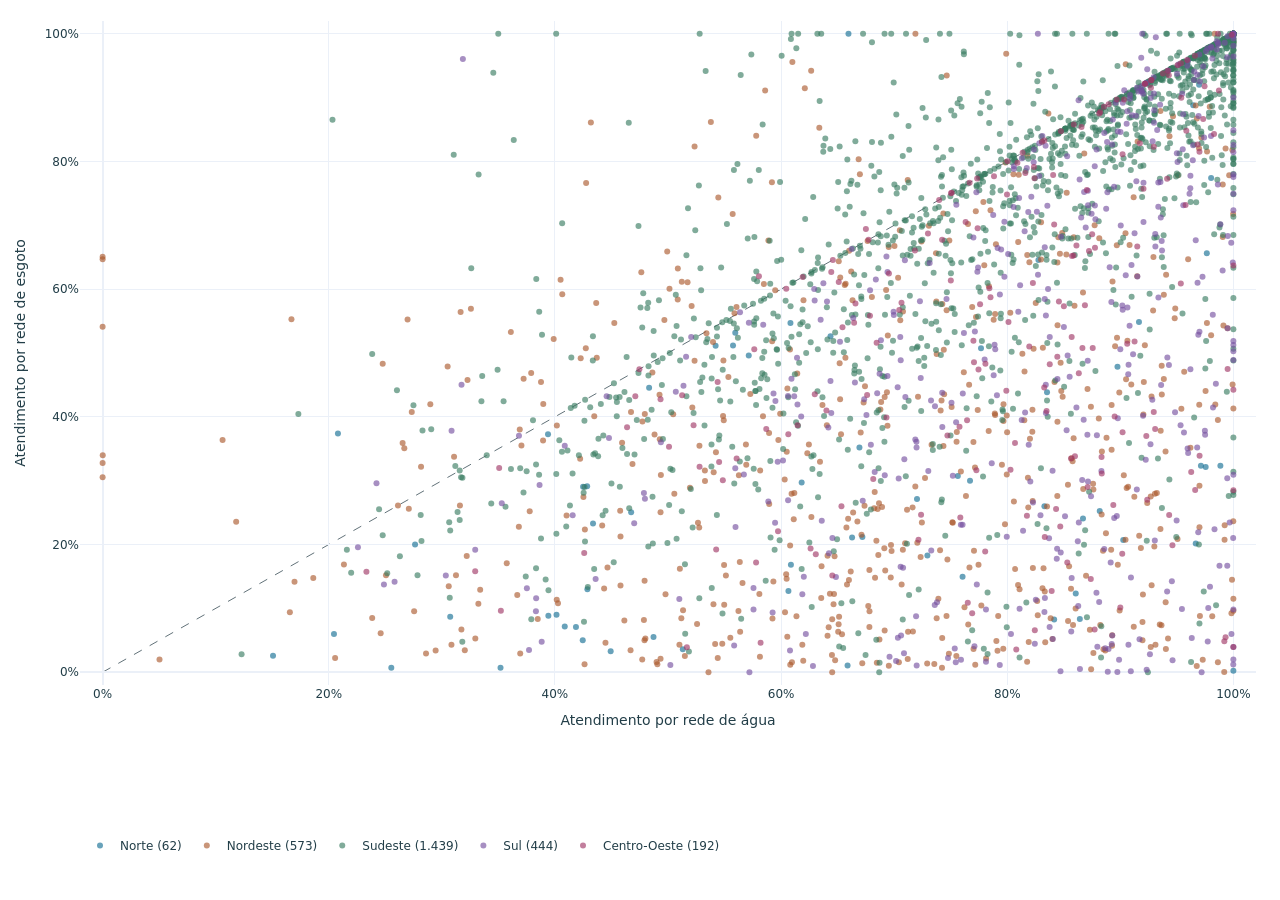
<file: projeto-saneamento-sinisa/docs/assets/municipios.html>
<html lang="pt-BR">
<head><meta charset="utf-8" /><meta name="viewport" content="width=device-width, initial-scale=1" /><title>Água e esgoto por município</title></head>
<body>
    <div>                        <script type="text/javascript">window.PlotlyConfig = {MathJaxConfig: 'local'};</script>
        <script charset="utf-8" src="plotly.min.js"></script>                <div id="municipios" class="plotly-graph-div" style="height:96vh; width:100%;"></div>            <script type="text/javascript">                window.PLOTLYENV=window.PLOTLYENV || {};                                if (document.getElementById("municipios")) {                    Plotly.newPlot(                        "municipios",                        [{"customdata":[["Ariquemes","RO",62.63],["Cacoal","RO",18.21],["Cerejeiras","RO",-34.04],["Espig\u00e3o D Oeste","RO",47.71],["Guajar\u00e1-Mirim","RO",33.69],["Ji-Paran\u00e1","RO",64.83],["Nova Brasil\u00e2ndia D Oeste","RO",30.57],["Porto Velho","RO",22.05],["Presidente M\u00e9dici","RO",47.92],["Rolim de Moura","RO",75.89],["Alvorada D Oeste","RO",7.53],["Cacaul\u00e2ndia","RO",-16.57],["Ministro Andreazza","RO",31.13],["Seringueiras","RO",7.64],["Rio Branco","AC",21.67],["Guajar\u00e1","AM",34.76],["Manaus","AM",64.78],["Mau\u00e9s","AM",20.09],["Presidente Figueiredo","AM",6.14],["Boa Vista","RR",4.96],["Bonfim","RR",13.73],["Caracara\u00ed","RR",3.07],["Iracema","RR",13.44],["Altamira","PA",3.77],["Ananindeua","PA",2.12],["Barcarena","PA",44.89],["Bel\u00e9m","PA",62.91],["Breu Branco","PA",45.16],["Castanhal","PA",24.81],["Itupiranga","PA",12.47],["Marab\u00e1","PA",34.5],["Marituba","PA",29.89],["Novo Repartimento","PA",14.48],["Paragominas","PA",73.72],["Parauapebas","PA",69.55],["Reden\u00e7\u00e3o","PA",43.22],["Santar\u00e9m","PA",41.65],["S\u00e3o Geraldo do Araguaia","PA",54.66],["Ulian\u00f3polis","PA",99.75],["Vit\u00f3ria do Xingu","PA",4.57],["Xinguara","PA",37.45],["Serra do Navio","AP",31.75],["Macap\u00e1","AP",61.11],["Aguiarn\u00f3polis","TO",57.28],["Aragua\u00edna","TO",65.39],["Augustin\u00f3polis","TO",78.1],["Carrasco Bonito","TO",46.01],["Colinas do Tocantins","TO",7.66],["Esperantina","TO",66.5],["Guara\u00ed","TO",36.79],["Gurupi","TO",32.04],["Itacaj\u00e1","TO",32.1],["Itaguatins","TO",2.76],["Para\u00edso do Tocantins","TO",76.52],["Peixe","TO",44.02],["Porto Nacional","TO",41.91],["Praia Norte","TO",46.7],["S\u00edtio Novo do Tocantins","TO",44.9],["Taguatinga","TO",26.93],["Talism\u00e3","TO",11.76],["Palmas","TO",20.61],["Tocantin\u00f3polis","TO",39.66]],"hovertemplate":"%{customdata[0]} \u00b7 %{customdata[1]}\u003cbr\u003e\u00c1gua: %{x:.2f}%\u003cbr\u003eEsgoto: %{y:.2f}%\u003cbr\u003eDiferen\u00e7a: %{customdata[2]:.2f} p.p.\u003cextra\u003e\u003c\u002fextra\u003e","marker":{"color":"#126d93","opacity":0.64,"size":6},"mode":"markers","name":"Norte (62)","x":[86.7,82.76,65.96,51.31,40.87,65.88,39.42,30.74,60.65,84.15,57.14,20.81,40.14,27.63,46.74,41.86,97.13,43.37,60.83,96.97,42.85,54.21,42.49,48.33,39.39,72.02,88.18,66.28,25.53,15.07,35.19,42.87,20.46,86.06,90.26,48.72,44.93,72.94,100.0,55.75,42.46,66.93,76.05,83.29,97.55,86.42,67.19,96.45,98.85,91.65,97.65,61.82,55.95,96.67,60.87,89.75,76.71,75.63,77.68,64.37,98.03,83.52],"y":[24.07,64.55,100.0,3.6,7.18,1.05,8.85,8.69,12.73,8.26,49.61,37.38,9.01,19.99,25.07,7.1,32.35,23.28,54.69,92.01,29.12,51.14,29.05,44.56,37.27,27.13,25.27,21.12,0.72,2.6,0.69,12.98,5.98,12.34,20.71,5.5,3.28,18.28,0.25,51.18,5.01,35.18,14.94,26.01,32.16,8.32,21.18,88.79,32.35,54.86,65.61,29.72,53.19,20.15,16.85,47.84,30.01,30.73,50.75,52.61,77.42,43.86],"type":"scatter"},{"customdata":[["Alto Parna\u00edba","MA",32.59],["Balsas","MA",84.92],["Barreirinhas","MA",18.47],["Caxias","MA",71.86],["Coroat\u00e1","MA",64.52],["Imperatriz","MA",58.01],["Itapecuru Mirim","MA",46.65],["Pa\u00e7o do Lumiar","MA",40.96],["Porto Franco","MA",86.3],["S\u00e3o Jos\u00e9 de Ribamar","MA",55.08],["S\u00e3o Lu\u00eds","MA",47.38],["Tasso Fragoso","MA",30.49],["Timon","MA",54.37],["Tut\u00f3ia","MA",3.02],["Ant\u00f4nio Almeida","PI",48.98],["Barra D Alc\u00e2ntara","PI",99.17],["Fartura do Piau\u00ed","PI",0.0],["Oeiras","PI",55.75],["Porto Alegre do Piau\u00ed","PI",23.59],["S\u00e3o Jo\u00e3o da Fronteira","PI",61.71],["Teresina","PI",39.35],["Acarape","CE",31.25],["Acara\u00fa","CE",42.92],["Acopiara","CE",65.3],["Alc\u00e2ntaras","CE",37.56],["Altaneira","CE",76.06],["Amontada","CE",61.79],["Antonina do Norte","CE",38.74],["Aquiraz","CE",16.07],["Aracati","CE",51.55],["Aratuba","CE",15.36],["Assar\u00e9","CE",0.12],["Aurora","CE",39.68],["Barbalha","CE",45.84],["Barreira","CE",25.04],["Barro","CE",54.99],["Barroquinha","CE",43.36],["Baturit\u00e9","CE",60.18],["Beberibe","CE",7.18],["Bela Cruz","CE",60.64],["Boa Viagem","CE",16.7],["Brejo Santo","CE",45.25],["Camocim","CE",27.24],["Campos Sales","CE",67.24],["Canind\u00e9","CE",56.92],["Carir\u00e9","CE",72.56],["Cascavel","CE",43.24],["Catarina","CE",45.11],["Caucaia","CE",26.52],["Cedro","CE",74.13],["Corea\u00fa","CE",66.04],["Crate\u00fas","CE",45.21],["Croat\u00e1","CE",70.41],["Erer\u00ea","CE",30.08],["Eus\u00e9bio","CE",56.64],["Forquilha","CE",58.08],["Fortaleza","CE",17.73],["Frecheirinha","CE",52.6],["Gra\u00e7a","CE",58.71],["Granja","CE",80.1],["Granjeiro","CE",58.28],["Guai\u00faba","CE",41.63],["Guaraciaba do Norte","CE",75.37],["Guaramiranga","CE",3.89],["Horizonte","CE",40.94],["Ic\u00f3","CE",65.86],["Iguatu","CE",64.55],["Independ\u00eancia","CE",52.41],["Iracema","CE",75.98],["Itaitinga","CE",62.89],["Itapaj\u00e9","CE",17.94],["Itapipoca","CE",51.78],["Itarema","CE",49.75],["Jaguaretama","CE",59.41],["Jaguaribara","CE",38.94],["Jaguaribe","CE",34.41],["Jardim","CE",33.08],["Jijoca de Jericoacoara","CE",45.86],["Juazeiro do Norte","CE",58.98],["Juc\u00e1s","CE",65.16],["Lavras da Mangabeira","CE",13.7],["Limoeiro do Norte","CE",67.78],["Maracana\u00fa","CE",28.04],["Maranguape","CE",50.39],["Marco","CE",63.58],["Massap\u00ea","CE",54.3],["Mauriti","CE",59.46],["Milagres","CE",20.31],["Miss\u00e3o Velha","CE",52.16],["Morada Nova","CE",95.34],["Mucambo","CE",80.26],["Mulungu","CE",45.03],["Novo Oriente","CE",68.87],["Ocara","CE",77.16],["Or\u00f3s","CE",86.97],["Pacajus","CE",50.32],["Pacatuba","CE",45.07],["Pacoti","CE",1.48],["Pacuj\u00e1","CE",33.13],["Palm\u00e1cia","CE",30.14],["Paracuru","CE",17.15],["Paraipaba","CE",43.14],["Paramoti","CE",50.82],["Pedra Branca","CE",72.97],["Poranga","CE",28.26],["Porteiras","CE",69.09],["Quixad\u00e1","CE",57.06],["Quixel\u00f4","CE",8.79],["Quixeramobim","CE",22.8],["Reden\u00e7\u00e3o","CE",45.71],["Russas","CE",51.6],["Saboeiro","CE",65.79],["Salitre","CE",50.09],["S\u00e3o Benedito","CE",60.24],["S\u00e3o Gon\u00e7alo do Amarante","CE",14.02],["S\u00e3o Lu\u00eds do Curu","CE",73.79],["Sobral","CE",17.75],["Tabuleiro do Norte","CE",50.05],["Tarrafas","CE",55.69],["Tau\u00e1","CE",77.35],["Tiangu\u00e1","CE",45.57],["Trairi","CE",46.69],["Uruoca","CE",56.45],["V\u00e1rzea Alegre","CE",21.46],["Vi\u00e7osa do Cear\u00e1","CE",47.21],["Acari","RN",5.56],["A\u00e7u","RN",69.13],["Afonso Bezerra","RN",5.96],["Alexandria","RN",9.42],["Almino Afonso","RN",60.74],["Alto do Rodrigues","RN",67.0],["Ant\u00f4nio Martins","RN",21.19],["Cai\u00e7ara do Rio do Vento","RN",56.83],["Caic\u00f3","RN",74.18],["Campo Redondo","RN",50.94],["Carnaubais","RN",5.5],["Cerro Cor\u00e1","RN",22.72],["Cruzeta","RN",19.11],["Currais Novos","RN",15.65],["Doutor Severiano","RN",-8.72],["Parnamirim","RN",86.02],["Esp\u00edrito Santo","RN",42.61],["Flor\u00e2nia","RN",4.97],["Goianinha","RN",41.34],["Guamar\u00e9","RN",-28.26],["Ja\u00e7an\u00e3","RN",-30.01],["Jardim de Piranhas","RN",51.66],["Jo\u00e3o C\u00e2mara","RN",37.93],["Jos\u00e9 da Penha","RN",62.64],["Jucurutu","RN",54.95],["Lagoa Nova","RN",15.07],["Lajes","RN",20.26],["Lajes Pintadas","RN",48.73],["Lucr\u00e9cia","RN",0.0],["Maca\u00edba","RN",48.96],["Macau","RN",3.41],["Monte Alegre","RN",58.39],["Mossor\u00f3","RN",37.34],["Natal","RN",44.63],["N\u00edsia Floresta","RN",47.82],["Nova Cruz","RN",51.36],["Parelhas","RN",10.16],["Santa Maria","RN",41.89],["Pau dos Ferros","RN",72.38],["Pedro Avelino","RN",14.64],["Pedro Velho","RN",70.31],["Pend\u00eancias","RN",22.46],["Pil\u00f5es","RN",49.57],["Serra Caiada","RN",72.94],["Riacho da Cruz","RN",3.72],["Riachuelo","RN",17.95],["Santana do Serid\u00f3","RN",-16.04],["Santo Ant\u00f4nio","RN",42.73],["S\u00e3o Bento do Trair\u00ed","RN",8.56],["S\u00e3o Fernando","RN",5.0],["S\u00e3o Jo\u00e3o do Sabugi","RN",56.01],["S\u00e3o Jos\u00e9 de Mipibu","RN",42.72],["S\u00e3o Jos\u00e9 do Campestre","RN",59.45],["S\u00e3o Jos\u00e9 do Serid\u00f3","RN",-2.31],["S\u00e3o Paulo do Potengi","RN",66.92],["S\u00e3o Rafael","RN",19.68],["S\u00e3o Tom\u00e9","RN",30.12],["Serra Negra do Norte","RN",3.12],["S\u00edtio Novo","RN",-3.06],["Tenente Ananias","RN",11.96],["Tibau do Sul","RN",21.23],["Touros","RN",84.1],["Upanema","RN",45.86],["Vi\u00e7osa","RN",-4.76],["\u00c1gua Branca","PB",-24.36],["Alagoa Grande","PB",-9.36],["Alhandra","PB",28.81],["Aparecida","PB",-9.46],["Araruna","PB",-4.02],["Barra de Santa Rosa","PB",-5.57],["Barra de S\u00e3o Miguel","PB",-32.78],["Bayeux","PB",57.58],["Bel\u00e9m do Brejo do Cruz","PB",-12.38],["Bom Sucesso","PB",-2.68],["Boqueir\u00e3o","PB",-14.19],["Brejo do Cruz","PB",-8.74],["Brejo dos Santos","PB",53.29],["Cabedelo","PB",39.75],["Cachoeira dos \u00cdndios","PB",22.49],["Cacimba de Areia","PB",-12.32],["Cajazeiras","PB",42.77],["Cajazeirinhas","PB",29.46],["Camala\u00fa","PB",38.04],["Campina Grande","PB",-16.95],["Cara\u00fabas","PB",-13.5],["Carrapateira","PB",64.89],["Casserengue","PB",-23.54],["Catol\u00e9 do Rocha","PB",38.15],["Concei\u00e7\u00e3o","PB",8.47],["Coxixola","PB",1.54],["Cubati","PB",53.58],["Dami\u00e3o","PB",-8.4],["Esperan\u00e7a","PB",-18.56],["Frei Martinho","PB",-32.38],["Guarabira","PB",21.62],["Itaporanga","PB",39.08],["Jo\u00e3o Pessoa","PB",6.16],["Lagoa Seca","PB",41.36],["Logradouro","PB",-13.0],["Mamanguape","PB",20.49],["Mana\u00edra","PB",-5.49],["Mariz\u00f3polis","PB",2.51],["Matinhas","PB",-11.74],["Matur\u00e9ia","PB",-42.94],["Mogeiro","PB",18.35],["Monteiro","PB",-9.94],["Nova Olinda","PB",-8.02],["Nova Palmeira","PB",-17.38],["Olho d \u00c1gua","PB",-15.02],["Patos","PB",55.42],["Pedra Branca","PB",-1.14],["Pedra Lavrada","PB",-6.69],["Pedras de Fogo","PB",25.67],["Po\u00e7o Dantas","PB",-25.76],["Po\u00e7o de Jos\u00e9 de Moura","PB",-9.37],["Prata","PB",-7.5],["Queimadas","PB",47.37],["Quixaba","PB",-17.18],["Riacho de Santo Ant\u00f4nio","PB",-65.07],["Riacho dos Cavalos","PB",-30.55],["Salgadinho","PB",-38.58],["Santa Helena","PB",-20.96],["Santa Luzia","PB",-11.02],["Santa Rita","PB",65.83],["S\u00e3o Bento","PB",3.26],["S\u00e3o Domingos do Cariri","PB",5.79],["S\u00e3o Francisco","PB",-13.41],["S\u00e3o Jos\u00e9 de Piranhas","PB",6.06],["S\u00e3o Jos\u00e9 do Brejo do Cruz","PB",3.38],["S\u00e3o Jos\u00e9 do Sabugi","PB",-0.33],["S\u00e3o Mamede","PB",-13.49],["S\u00e3o Miguel de Taipu","PB",30.88],["Sap\u00e9","PB",34.85],["Sousa","PB",0.91],["Sum\u00e9","PB",38.35],["Tapero\u00e1","PB",-54.12],["Teixeira","PB",-33.99],["V\u00e1rzea","PB",-34.59],["Abreu e Lima","PE",45.71],["Afogados da Ingazeira","PE",65.93],["Agrestina","PE",19.81],["\u00c1guas Belas","PE",-6.9],["Alagoinha","PE",-9.95],["Araripina","PE",19.44],["Arcoverde","PE",85.14],["Barra de Guabiraba","PE",69.45],["Barreiros","PE",51.78],["Bel\u00e9m do S\u00e3o Francisco","PE",8.07],["Belo Jardim","PE",21.72],["Bom Jardim","PE",-26.22],["Bonito","PE",6.31],["Brejo da Madre de Deus","PE",1.66],["Bu\u00edque","PE",-24.75],["Cabo de Santo Agostinho","PE",62.41],["Camaragibe","PE",68.53],["Carna\u00edba","PE",0.31],["Carnaubeira da Penha","PE",2.78],["Caruaru","PE",45.64],["Cedro","PE",0.71],["Ch\u00e3 Grande","PE",-0.36],["Cupira","PE",7.56],["Dormentes","PE",16.47],["Exu","PE",12.78],["Fernando de Noronha","PE",38.48],["Floresta","PE",8.06],["Garanhuns","PE",79.82],["Goiana","PE",14.74],["Granito","PE",44.41],["Gravat\u00e1","PE",66.97],["Ibimirim","PE",2.26],["Ibirajuba","PE",23.4],["Igarassu","PE",57.56],["Ipojuca","PE",46.98],["Ipubi","PE",24.55],["Itapetim","PE",53.99],["Itapissuma","PE",32.22],["Jaboat\u00e3o dos Guararapes","PE",47.82],["Jatob\u00e1","PE",27.64],["Jurema","PE",31.44],["Lagoa dos Gatos","PE",2.9],["Lagoa Grande","PE",-17.54],["Lajedo","PE",17.73],["Mirandiba","PE",28.95],["Moreno","PE",42.31],["Nazar\u00e9 da Mata","PE",56.04],["Olinda","PE",49.21],["Orob\u00f3","PE",1.52],["Panelas","PE",-21.91],["Parnamirim","PE",15.47],["Paulista","PE",38.36],["Pesqueira","PE",-29.35],["Petrol\u00e2ndia","PE",73.54],["Petrolina","PE",18.33],["Po\u00e7\u00e3o","PE",-5.29],["Quixaba","PE",10.7],["Recife","PE",38.65],["Rio Formoso","PE",33.59],["Salgueiro","PE",52.75],["Salo\u00e1","PE",-8.98],["Santa Cruz","PE",2.64],["Santa Filomena","PE",24.58],["Santa Maria da Boa Vista","PE",-1.11],["Santa Terezinha","PE",3.42],["S\u00e3o Bento do Una","PE",3.58],["S\u00e3o Jo\u00e3o","PE",59.62],["S\u00e3o Jos\u00e9 do Belmonte","PE",9.08],["S\u00e3o Jos\u00e9 do Egito","PE",26.07],["S\u00e3o Louren\u00e7o da Mata","PE",42.97],["Serra Talhada","PE",2.57],["Serrita","PE",-33.88],["Sirinha\u00e9m","PE",39.98],["Moreil\u00e2ndia","PE",39.86],["Surubim","PE",69.72],["Tabira","PE",13.6],["Tacaimb\u00f3","PE",26.81],["Tacaratu","PE",37.15],["Tamandar\u00e9","PE",0.0],["Toritama","PE",-28.12],["Trindade","PE",22.83],["Tupanatinga","PE",10.01],["Venturosa","PE",24.41],["Vit\u00f3ria de Santo Ant\u00e3o","PE",43.13],["Arapiraca","AL",71.56],["Barra de Santo Ant\u00f4nio","AL",86.96],["Barra de S\u00e3o Miguel","AL",67.31],["Batalha","AL",17.31],["Capela","AL",65.27],["Coruripe","AL",78.47],["Delmiro Gouveia","AL",37.9],["Flexeiras","AL",-64.68],["Jacu\u00edpe","AL",58.04],["Jundi\u00e1","AL",69.95],["Junqueiro","AL",26.04],["Macei\u00f3","AL",52.17],["Marechal Deodoro","AL",65.1],["Mar Vermelho","AL",51.81],["Murici","AL",-32.54],["Palmeira dos \u00cdndios","AL",75.78],["Pia\u00e7abu\u00e7u","AL",25.41],["Pilar","AL",73.31],["Piranhas","AL",41.77],["Quebrangulo","AL",53.5],["Rio Largo","AL",49.72],["Santana do Ipanema","AL",44.47],["S\u00e3o Miguel dos Campos","AL",16.11],["Taquarana","AL",26.55],["Teot\u00f4nio Vilela","AL",30.09],["Uni\u00e3o dos Palmares","AL",17.28],["Aracaju","SE",21.8],["Areia Branca","SE",88.8],["Barra dos Coqueiros","SE",18.1],["Brejo Grande","SE",24.7],["Campo do Brito","SE",79.15],["Canind\u00e9 de S\u00e3o Francisco","SE",39.42],["Cedro de S\u00e3o Jo\u00e3o","SE",-1.66],["Est\u00e2ncia","SE",71.51],["Itabaiana","SE",76.22],["Japaratuba","SE",88.24],["Lagarto","SE",88.49],["Macambira","SE",84.07],["Malhador","SE",-3.89],["Moita Bonita","SE",7.24],["Monte Alegre de Sergipe","SE",44.82],["Nossa Senhora das Dores","SE",45.6],["Nossa Senhora do Socorro","SE",54.87],["Pacatuba","SE",32.97],["Pinh\u00e3o","SE",53.49],["Santa Luzia do Itanhy","SE",9.86],["S\u00e3o Crist\u00f3v\u00e3o","SE",61.03],["S\u00e3o Francisco","SE",23.89],["Sim\u00e3o Dias","SE",78.42],["Aba\u00edra","BA",46.08],["Abar\u00e9","BA",28.02],["Adustina","BA",63.76],["Aiquara","BA",18.32],["Alagoinhas","BA",59.41],["Amargosa","BA",75.97],["Antas","BA",-18.83],["Ant\u00f4nio Cardoso","BA",19.77],["Araci","BA",36.33],["Aratu\u00edpe","BA",16.13],["Baixa Grande","BA",26.54],["Banza\u00ea","BA",33.99],["Barra da Estiva","BA",50.16],["Barra do Cho\u00e7a","BA",76.0],["Barra do Rocha","BA",25.07],["Barreiras","BA",17.25],["Belmonte","BA",20.15],["Boa Vista do Tupim","BA",29.48],["Botupor\u00e3","BA",40.04],["Brej\u00f5es","BA",30.91],["Brotas de Maca\u00fabas","BA",13.99],["Brumado","BA",80.67],["Cabaceiras do Paragua\u00e7u","BA",71.93],["Cachoeira","BA",31.79],["Cacul\u00e9","BA",42.2],["Ca\u00e9m","BA",83.47],["Cairu","BA",71.1],["Camacan","BA",45.81],["Cama\u00e7ari","BA",48.58],["Camamu","BA",57.17],["Campo Formoso","BA",68.87],["Can\u00e1polis","BA",29.25],["Canavieiras","BA",23.92],["Candeias","BA",45.89],["Cansan\u00e7\u00e3o","BA",4.96],["Canudos","BA",21.82],["Capim Grosso","BA",59.11],["Caravelas","BA",48.35],["Carinhanha","BA",28.12],["Casa Nova","BA",10.26],["Castro Alves","BA",84.62],["Caturama","BA",46.58],["Chorroch\u00f3","BA",12.53],["C\u00edcero Dantas","BA",14.24],["Concei\u00e7\u00e3o da Feira","BA",72.28],["Concei\u00e7\u00e3o do Coit\u00e9","BA",90.39],["Concei\u00e7\u00e3o do Jacu\u00edpe","BA",88.94],["Conde","BA",43.07],["Coronel Jo\u00e3o S\u00e1","BA",7.37],["Cravol\u00e2ndia","BA",14.29],["Cruz das Almas","BA",32.33],["Cura\u00e7\u00e1","BA",47.02],["Dias d \u00c1vila","BA",42.97],["Encruzilhada","BA",16.78],["Entre Rios","BA",70.66],["Esplanada","BA",95.8],["Euclides da Cunha","BA",54.87],["Eun\u00e1polis","BA",83.06],["F\u00e1tima","BA",47.94],["Feira de Santana","BA",36.25],["Gentio do Ouro","BA",23.31],["Gl\u00f3ria","BA",50.77],["Guanambi","BA",28.53],["Heli\u00f3polis","BA",49.8],["Ia\u00e7u","BA",42.04],["Ibicoara","BA",4.85],["Ibitiara","BA",17.98],["Ibotirama","BA",16.05],["Igapor\u00e3","BA",52.06],["Igua\u00ed","BA",56.23],["Ilh\u00e9us","BA",27.9],["Ipia\u00fa","BA",46.64],["Ipir\u00e1","BA",37.67],["Ipupiara","BA",22.61],["Iraquara","BA",27.69],["Irec\u00ea","BA",85.39],["Itabela","BA",85.25],["Itaberaba","BA",29.48],["Itabuna","BA",10.05],["Itacar\u00e9","BA",45.44],["Itagi","BA",29.16],["Itagib\u00e1","BA",49.01],["Itaju do Col\u00f4nia","BA",31.67],["Itaju\u00edpe","BA",40.32],["Itamaraju","BA",16.41],["Itamb\u00e9","BA",80.83],["Itanh\u00e9m","BA",1.26],["Itaparica","BA",42.41],["Itapetinga","BA",1.31],["Itapicuru","BA",21.68],["Itiru\u00e7u","BA",5.64],["Iti\u00faba","BA",50.75],["Itoror\u00f3","BA",38.73],["Ituber\u00e1","BA",73.38],["Iui\u00fa","BA",34.73],["Jacaraci","BA",12.56],["Jaguaquara","BA",44.57],["Jaguarari","BA",54.14],["Jequi\u00e9","BA",8.41],["Jeremoabo","BA",-19.92],["Jiquiri\u00e7\u00e1","BA",14.25],["Juazeiro","BA",10.41],["Laje","BA",18.66],["Lajed\u00e3o","BA",45.81],["Lajedinho","BA",45.12],["Lamar\u00e3o","BA",76.35],["Lauro de Freitas","BA",56.46],["Len\u00e7\u00f3is","BA",37.71],["Lu\u00eds Eduardo Magalh\u00e3es","BA",14.91],["Macajuba","BA",30.8],["Maca\u00fabas","BA",65.17],["Madre de Deus","BA",28.22],["Maiquinique","BA",23.98],["Mairi","BA",-5.89],["Maragogipe","BA",25.97],["Mata de S\u00e3o Jo\u00e3o","BA",40.96],["Mirangaba","BA",25.38],["Mirante","BA",4.48],["Morro do Chap\u00e9u","BA",25.5],["Mucug\u00ea","BA",31.62],["Mucuri","BA",33.54],["Muqu\u00e9m de S\u00e3o Francisco","BA",50.23],["Muritiba","BA",51.67],["Mutu\u00edpe","BA",10.06],["Nova Ibi\u00e1","BA",11.59],["Nova Vi\u00e7osa","BA",88.74],["Novo Triunfo","BA",-31.53],["Ourol\u00e2ndia","BA",42.73],["Palmeiras","BA",16.45],["Pau Brasil","BA",41.29],["Paulo Afonso","BA",53.8],["Pedr\u00e3o","BA",28.57],["Piat\u00e3","BA",90.37],["Pintadas","BA",23.9],["Porto Seguro","BA",16.38],["Remanso","BA",7.51],["Riach\u00e3o do Jacu\u00edpe","BA",97.05],["Ribeira do Pombal","BA",68.85],["Rio de Contas","BA",24.28],["Rio do Ant\u00f4nio","BA",51.94],["Rio do Pires","BA",22.6],["Rodelas","BA",22.68],["Ruy Barbosa","BA",78.68],["Salvador","BA",9.35],["Santa Br\u00edgida","BA",23.04],["Santa Cruz Cabr\u00e1lia","BA",36.25],["Santa In\u00eas","BA",16.78],["Santaluz","BA",15.43],["Santa Maria da Vit\u00f3ria","BA",70.0],["Santa Rita de C\u00e1ssia","BA",52.04],["Santo Amaro","BA",40.73],["Santo Ant\u00f4nio de Jesus","BA",63.66],["Santo Est\u00eav\u00e3o","BA",52.09],["S\u00e3o F\u00e9lix","BA",9.27],["S\u00e3o Francisco do Conde","BA",58.68],["S\u00e3o Gon\u00e7alo dos Campos","BA",89.38],["S\u00e3o Sebasti\u00e3o do Pass\u00e9","BA",78.81],["Senhor do Bonfim","BA",7.92],["Serra do Ramalho","BA",61.62],["Sento S\u00e9","BA",-15.98],["Serrinha","BA",90.59],["Sim\u00f5es Filho","BA",41.11],["Sobradinho","BA",3.09],["Tanha\u00e7u","BA",20.47],["Tapiramut\u00e1","BA",31.59],["Teixeira de Freitas","BA",31.32],["Tucano","BA",42.54],["Uba\u00edra","BA",18.49],["Umburanas","BA",40.58],["Una","BA",57.35],["Urandi","BA",74.31],["Uru\u00e7uca","BA",68.09],["Valen\u00e7a","BA",4.25],["V\u00e1rzea da Ro\u00e7a","BA",53.84],["V\u00e1rzea Nova","BA",16.57],["Vera Cruz","BA",57.56],["Vit\u00f3ria da Conquista","BA",13.41]],"hovertemplate":"%{customdata[0]} \u00b7 %{customdata[1]}\u003cbr\u003e\u00c1gua: %{x:.2f}%\u003cbr\u003eEsgoto: %{y:.2f}%\u003cbr\u003eDiferen\u00e7a: %{customdata[2]:.2f} p.p.\u003cextra\u003e\u003c\u002fextra\u003e","marker":{"color":"#aa592e","opacity":0.64,"size":6},"mode":"markers","name":"Nordeste (573)","x":[58.95,88.51,24.59,86.97,64.52,86.72,56.23,77.01,93.64,96.98,89.23,63.44,89.23,5.03,79.96,99.19,26.12,93.57,78.8,90.56,94.81,44.35,47.92,73.76,49.78,86.05,64.5,84.18,31.25,66.0,23.84,67.65,47.87,58.08,31.73,60.55,54.02,61.96,16.56,77.46,69.44,98.03,86.7,77.71,70.66,85.64,46.69,59.32,68.85,79.04,76.22,84.44,79.2,52.76,79.8,87.59,81.96,61.36,65.05,81.76,67.82,51.33,83.84,18.63,60.8,92.38,80.7,64.68,79.65,64.78,78.38,72.05,54.17,60.96,74.36,81.53,61.17,64.11,87.62,92.69,57.28,97.0,65.3,66.16,68.7,72.34,65.39,42.65,54.4,97.29,89.94,52.57,85.47,81.9,87.42,54.8,77.15,27.08,74.11,38.48,30.61,66.75,59.24,75.5,44.65,76.55,74.71,42.23,89.69,47.72,70.77,67.18,55.51,76.66,36.81,82.7,85.88,56.38,58.13,85.38,67.11,51.01,65.13,58.94,49.34,86.81,71.2,46.73,69.29,67.81,68.47,44.18,84.43,95.06,60.35,31.6,54.04,84.66,73.73,37.23,93.49,56.59,72.42,66.37,26.97,52.35,75.15,75.54,69.16,74.06,42.52,84.44,76.35,66.02,51.49,65.23,64.11,89.71,90.51,49.06,81.83,85.26,65.93,91.82,61.43,91.67,65.22,92.76,89.78,61.98,74.64,55.72,51.18,70.35,77.22,85.37,48.0,90.31,58.48,83.21,76.9,60.32,73.07,38.97,79.0,56.89,91.96,60.49,90.48,32.57,51.73,40.16,45.25,28.16,43.7,0.0,65.09,50.87,31.08,43.65,58.88,69.21,79.96,33.23,39.89,71.87,40.27,46.14,79.91,32.27,71.23,24.77,54.96,47.74,40.17,53.58,26.68,40.65,53.79,77.24,56.35,78.52,42.62,28.98,33.39,49.68,74.35,11.81,43.18,20.56,51.22,42.73,30.51,47.64,82.25,56.06,38.77,28.6,10.61,26.53,50.86,48.99,36.1,0.0,0.0,16.7,40.5,66.97,74.63,70.03,49.25,27.34,54.9,43.48,55.88,66.86,74.42,51.05,81.79,62.68,0.0,0.01,61.0,71.14,82.27,85.23,42.28,50.13,59.92,89.27,88.47,75.18,66.32,90.46,57.8,76.53,48.62,31.66,73.91,69.53,53.4,16.97,93.66,65.1,59.48,94.66,41.03,49.27,89.54,73.7,92.0,54.87,54.97,88.73,53.98,59.76,61.88,63.58,45.8,64.64,45.8,68.43,68.78,81.34,69.52,59.19,87.73,72.11,72.73,81.86,85.87,37.04,63.38,54.93,78.9,62.1,74.23,82.99,52.09,52.15,78.93,47.93,85.78,37.9,38.95,36.67,36.89,66.2,52.35,60.81,55.34,69.16,68.54,80.55,42.76,55.12,44.47,90.46,80.97,62.46,61.12,79.85,71.88,78.93,45.94,56.92,65.78,72.92,91.96,80.96,52.78,71.66,99.22,94.86,0.0,77.06,83.12,29.45,85.7,93.06,67.81,58.59,79.14,56.27,93.01,84.9,68.31,69.13,75.9,97.67,30.85,84.45,99.31,99.63,93.11,99.91,82.52,92.77,75.52,98.34,82.65,99.23,97.04,100.0,91.19,83.64,74.88,99.12,99.48,99.93,60.93,97.54,25.06,96.2,90.82,85.82,89.91,62.32,91.24,58.4,94.0,78.13,74.65,54.24,77.39,60.56,58.15,36.93,93.67,77.17,67.3,95.08,88.14,67.04,68.28,99.06,32.2,87.31,74.84,94.05,68.66,89.28,93.55,87.4,95.65,64.21,74.25,52.65,73.76,90.97,65.63,63.66,98.63,88.1,89.31,60.79,87.62,64.73,82.99,77.97,73.55,94.03,94.22,68.93,59.21,70.78,83.15,79.53,97.66,65.18,83.32,96.76,69.7,94.01,93.85,92.9,53.27,69.77,85.95,69.72,81.51,65.71,27.55,84.86,88.78,64.52,92.93,92.08,73.31,67.42,32.96,99.88,88.67,91.49,96.77,82.01,76.16,72.45,82.33,79.67,81.77,88.23,70.5,79.99,100.0,53.26,93.55,70.97,90.63,77.02,93.85,37.77,82.22,95.4,91.53,54.45,46.86,94.35,35.74,71.63,60.45,99.99,98.4,79.67,96.96,69.41,93.23,99.98,80.27,71.2,60.5,92.17,64.05,21.34,69.36,74.19,75.08,68.6,92.04,50.46,48.81,92.69,62.66,87.1,65.69,67.38,88.37,32.03,100.0,74.39,84.52,47.95,98.63,70.42,49.34,63.55,50.56,99.06,83.36,97.91,51.94,84.72,91.18,70.54,89.19,64.32,84.78,88.35,65.83,68.03,100.0,98.13,84.0,96.67,90.69,49.93,99.83,82.23,81.02,45.77,76.63,96.0,68.23,49.37,78.36,67.71,97.0,81.09,77.89,80.59,74.26,83.52,97.17],"y":[26.36,3.59,6.12,15.11,0.0,28.71,9.58,36.05,7.34,41.9,41.85,32.95,34.86,2.01,30.98,0.02,26.12,37.82,55.21,28.85,55.46,13.1,5.0,8.46,12.22,9.99,2.71,45.44,15.18,14.45,8.48,67.53,8.19,12.24,6.69,5.56,10.66,1.78,9.38,16.82,52.74,52.78,59.46,10.47,13.74,13.08,3.45,14.21,42.33,4.91,10.18,39.23,8.79,22.68,23.16,29.51,64.23,8.76,6.34,1.66,9.54,9.7,8.47,14.74,19.86,26.52,16.15,12.27,3.67,1.89,60.44,20.27,4.42,1.55,35.42,47.12,28.09,18.25,28.64,27.53,43.58,29.22,37.26,15.77,5.12,18.04,5.93,22.34,2.24,1.95,9.68,7.54,16.6,4.74,0.45,4.48,32.08,25.6,40.98,8.34,13.46,23.61,8.42,2.53,16.39,7.46,17.65,33.44,66.89,2.01,19.17,1.39,5.42,16.42,22.79,8.91,68.13,6.33,2.44,8.03,21.54,4.32,8.68,37.48,2.13,81.25,2.07,40.77,59.87,7.07,1.47,22.99,27.6,20.88,9.41,26.1,31.32,65.55,58.08,45.95,7.47,13.98,67.45,25.03,55.23,82.36,23.49,37.61,6.52,19.11,27.45,64.18,27.62,66.02,2.53,61.82,5.72,52.37,45.88,1.24,30.47,75.1,24.04,19.44,46.79,21.36,42.76,43.19,16.84,58.26,56.69,71.76,8.45,61.79,72.22,29.36,5.28,30.86,60.79,16.29,57.22,30.2,69.95,42.03,67.04,35.66,7.86,14.63,95.24,56.93,61.09,11.35,54.71,32.18,49.27,32.78,7.51,63.25,33.76,57.84,67.62,15.92,40.21,10.74,52.21,29.1,10.81,8.1,96.86,45.77,6.34,48.31,16.81,39.27,38.63,0.0,35.08,59.21,86.17,55.62,17.27,72.36,1.26,41.98,12.9,55.17,71.84,23.55,86.12,2.21,61.16,50.75,47.89,62.66,26.83,57.2,45.46,2.93,36.37,35.9,58.36,1.62,53.28,65.07,30.55,55.28,61.46,77.99,8.8,66.77,43.46,40.75,48.84,40.1,56.21,80.35,43.54,16.2,80.88,24.33,54.12,34.0,95.59,25.43,16.34,65.42,49.18,60.08,40.48,4.13,19.02,23.4,58.25,68.74,84.02,70.22,46.96,56.41,11.5,1.0,53.09,14.19,48.02,64.39,59.84,87.1,24.56,36.49,51.06,65.64,12.18,40.13,10.56,21.76,51.72,36.36,4.32,16.6,21.25,10.65,13.58,20.61,41.14,49.9,66.62,76.73,70.0,43.16,30.42,25.82,36.66,35.52,85.29,39.46,40.54,91.45,0.69,64.66,57.38,41.45,40.28,14.34,33.03,46.88,36.31,12.09,38.0,62.78,48.77,1.19,46.26,43.09,25.57,77.98,76.64,15.14,4.61,20.74,67.37,35.65,23.97,79.85,100.0,56.1,35.93,32.51,22.65,1.36,5.0,13.65,35.47,6.39,20.75,56.96,64.68,19.02,13.17,3.41,33.53,27.96,16.0,91.13,3.36,30.86,19.7,43.13,14.81,19.41,31.43,81.56,4.3,54.36,82.03,77.83,4.31,81.81,57.82,13.62,36.1,100.0,11.14,23.01,8.8,11.51,7.12,87.53,67.64,54.3,53.88,45.06,27.96,44.05,15.2,35.17,66.93,7.4,43.83,34.3,27.48,40.08,34.59,2.16,93.48,34.47,41.06,44.43,31.61,2.94,43.51,1.17,42.23,77.83,67.99,37.56,28.24,68.15,18.21,6.64,2.91,62.26,26.46,5.81,22.45,41.59,47.07,7.04,5.38,23.4,49.84,45.08,60.67,41.84,39.52,39.75,61.19,50.53,3.0,18.15,70.46,63.73,1.27,3.64,5.28,25.86,51.84,56.49,50.82,32.51,54.69,48.4,12.66,0.96,14.83,10.95,45.91,56.65,29.96,19.0,57.42,19.92,39.47,60.86,9.57,68.81,36.72,8.29,65.03,45.44,35.64,44.81,5.27,14.49,3.42,62.01,86.72,36.57,47.0,23.44,50.66,39.35,65.36,7.4,69.24,37.58,98.69,31.58,87.91,20.22,51.9,3.64,59.12,25.21,37.65,41.26,83.12,74.37,32.61,83.94,17.08,25.82,15.33,23.64,41.94,41.96,82.05,38.61,28.06,71.76,56.29,77.09,34.53,51.21,38.67,16.86,43.86,42.57,41.54,18.37,40.37,40.4,37.22,3.95,94.19,44.37,49.24,26.09,34.57,3.46,9.63,50.49,68.14,40.44,1.58,1.57,25.06,11.61,27.96,76.38,4.68,88.56,28.9,48.47,74.4,55.11,19.19,12.28,44.05,24.69,13.74,58.76,41.32,8.75,5.19,88.75,29.07,65.91,9.24,41.12,77.93,25.3,45.04,64.68,25.69,30.88,37.78,10.36,22.69,13.0,73.64,26.75,57.69,25.96,83.76],"type":"scatter"},{"customdata":[["Abaet\u00e9","MG",-2.57],["Abre Campo","MG",0.0],["Acaiaca","MG",21.27],["A\u00e7ucena","MG",-47.02],["\u00c1gua Comprida","MG",-9.66],["\u00c1guas Formosas","MG",74.27],["\u00c1guas Vermelhas","MG",58.96],["Aimor\u00e9s","MG",-0.31],["Aiuruoca","MG",0.16],["Alagoa","MG",0.0],["Albertina","MG",0.16],["Al\u00e9m Para\u00edba","MG",23.54],["Alfenas","MG",0.88],["Alfredo Vasconcelos","MG",-0.85],["Almenara","MG",6.52],["Alpercata","MG",-17.61],["Alpin\u00f3polis","MG",1.43],["Alterosa","MG",-25.11],["Alto Capara\u00f3","MG",0.0],["Alto Rio Doce","MG",-9.26],["Alvarenga","MG",-20.91],["Alvin\u00f3polis","MG",-40.83],["Alvorada de Minas","MG",-18.14],["Amparo do Serra","MG",1.3],["Andradas","MG",1.68],["Andrel\u00e2ndia","MG",-8.46],["Angel\u00e2ndia","MG",7.06],["Ant\u00f4nio Carlos","MG",3.15],["Ant\u00f4nio Prado de Minas","MG",-26.06],["Ara\u00e7ua\u00ed","MG",22.31],["Araguari","MG",0.29],["Araponga","MG",-59.89],["Ara\u00fajos","MG",0.0],["Arax\u00e1","MG",-0.51],["Arceburgo","MG",0.67],["Argirita","MG",-0.07],["Aricanduva","MG",8.3],["Arinos","MG",11.44],["Atal\u00e9ia","MG",15.45],["Baependi","MG",-12.65],["Baldim","MG",26.31],["Bambu\u00ed","MG",-4.43],["Bandeira","MG",10.1],["Bandeira do Sul","MG",0.0],["Bar\u00e3o de Cocais","MG",-2.72],["Barbacena","MG",2.66],["Barroso","MG",-15.6],["Bela Vista de Minas","MG",-5.6],["Belmiro Braga","MG",-14.31],["Belo Horizonte","MG",-0.84],["Belo Oriente","MG",-7.63],["Belo Vale","MG",-1.41],["Berilo","MG",20.87],["Bert\u00f3polis","MG",11.51],["Betim","MG",6.59],["Bias Fortes","MG",2.63],["Bicas","MG",-7.53],["Boa Esperan\u00e7a","MG",0.88],["Bocaina de Minas","MG",-9.08],["Bocai\u00fava","MG",9.19],["Bom Despacho","MG",3.74],["Bom Jardim de Minas","MG",-14.08],["Bom Jesus da Penha","MG",38.71],["Bom Jesus do Amparo","MG",-3.12],["Bom Jesus do Galho","MG",-9.6],["Bom Repouso","MG",2.04],["Bom Sucesso","MG",10.42],["Bonfim","MG",9.3],["Bonfin\u00f3polis de Minas","MG",2.09],["Borda da Mata","MG",0.29],["Botelhos","MG",20.02],["Botumirim","MG",29.53],["Brasil\u00e2ndia de Minas","MG",54.86],["Bras\u00edlia de Minas","MG",9.13],["Braz\u00f3polis","MG",12.53],["Brumadinho","MG",29.37],["Bueno Brand\u00e3o","MG",0.33],["Buen\u00f3polis","MG",5.47],["Bugre","MG",-12.83],["Buritis","MG",34.83],["Cabo Verde","MG",0.22],["Cachoeira da Prata","MG",3.55],["Cachoeira de Minas","MG",-1.66],["Cachoeira Dourada","MG",0.0],["Caetan\u00f3polis","MG",-1.83],["Caet\u00e9","MG",20.55],["Caiana","MG",0.37],["Cajuri","MG",-23.46],["Caldas","MG",13.03],["Camacho","MG",9.07],["Camanducaia","MG",12.36],["Cambu\u00ed","MG",0.0],["Cambuquira","MG",24.47],["Campanha","MG",2.65],["Campestre","MG",-0.69],["Campina Verde","MG",2.93],["Campo Belo","MG",1.51],["Campo Florido","MG",-0.17],["Campos Altos","MG",9.68],["Campos Gerais","MG",4.49],["Cana\u00e3","MG",0.54],["Can\u00e1polis","MG",-0.18],["Cana Verde","MG",-4.99],["Candeias","MG",-12.95],["Capara\u00f3","MG",-65.01],["Capela Nova","MG",2.6],["Capelinha","MG",10.16],["Capetinga","MG",72.92],["Capim Branco","MG",59.45],["Capit\u00e3o Andrade","MG",0.0],["Capit\u00e3o En\u00e9as","MG",19.68],["Capit\u00f3lio","MG",-3.46],["Caputira","MG",-14.0],["Cara\u00ed","MG",27.02],["Carana\u00edba","MG",34.06],["Caranda\u00ed","MG",4.02],["Carangola","MG",3.36],["Caratinga","MG",12.26],["Carbonita","MG",25.1],["Carea\u00e7u","MG",-6.03],["Carlos Chagas","MG",11.13],["Carm\u00e9sia","MG",13.13],["Carmo da Cachoeira","MG",6.86],["Carmo da Mata","MG",8.23],["Carmo de Minas","MG",3.88],["Carmo do Cajuru","MG",17.27],["Carmo do Parana\u00edba","MG",0.64],["Carmo do Rio Claro","MG",2.27],["Carm\u00f3polis de Minas","MG",10.88],["Carneirinho","MG",2.54],["Carvalh\u00f3polis","MG",4.62],["Carvalhos","MG",9.25],["Cascalho Rico","MG",17.77],["C\u00e1ssia","MG",75.4],["Concei\u00e7\u00e3o da Barra de Minas","MG",23.41],["Cataguases","MG",17.48],["Catas Altas","MG",3.53],["Catuji","MG",6.38],["Catuti","MG",28.51],["Caxambu","MG",1.56],["Cedro do Abaet\u00e9","MG",-14.12],["Central de Minas","MG",3.14],["Centralina","MG",18.49],["Ch\u00e1cara","MG",-1.88],["Chapada do Norte","MG",64.78],["Chiador","MG",29.71],["Cipot\u00e2nea","MG",1.8],["Claraval","MG",46.28],["Claro dos Po\u00e7\u00f5es","MG",38.86],["Cl\u00e1udio","MG",1.23],["Coimbra","MG",-10.09],["Comercinho","MG",20.38],["Concei\u00e7\u00e3o da Aparecida","MG",-6.82],["Concei\u00e7\u00e3o das Pedras","MG",0.0],["Concei\u00e7\u00e3o das Alagoas","MG",6.73],["Concei\u00e7\u00e3o de Ipanema","MG",-12.44],["Concei\u00e7\u00e3o do Mato Dentro","MG",6.37],["Concei\u00e7\u00e3o do Par\u00e1","MG",23.53],["Concei\u00e7\u00e3o do Rio Verde","MG",-3.46],["Concei\u00e7\u00e3o dos Ouros","MG",14.28],["Confins","MG",92.44],["Congonhal","MG",0.48],["Congonhas","MG",17.46],["Conquista","MG",8.29],["Conselheiro Lafaiete","MG",9.22],["Conselheiro Pena","MG",0.0],["Consola\u00e7\u00e3o","MG",0.0],["Contagem","MG",2.48],["Coqueiral","MG",3.57],["Cora\u00e7\u00e3o de Jesus","MG",18.16],["Cordisburgo","MG",31.73],["Corinto","MG",18.26],["Coroaci","MG",-9.56],["Coromandel","MG",-32.75],["Coronel Fabriciano","MG",0.61],["Coronel Murta","MG",36.19],["Coronel Pacheco","MG",0.0],["Coronel Xavier Chaves","MG",-1.06],["C\u00f3rrego do Bom Jesus","MG",8.17],["C\u00f3rrego Fundo","MG",28.7],["C\u00f3rrego Novo","MG",0.76],["Couto de Magalh\u00e3es de Minas","MG",6.29],["Cris\u00f3lita","MG",51.02],["Crist\u00e1lia","MG",23.33],["Cristiano Otoni","MG",18.9],["Cristina","MG",0.0],["Crucil\u00e2ndia","MG",-8.58],["Cruzeiro da Fortaleza","MG",1.11],["Cruz\u00edlia","MG",5.13],["Cuparaque","MG",-66.2],["Curral de Dentro","MG",17.29],["Curvelo","MG",12.16],["Delfim Moreira","MG",22.91],["Delfin\u00f3polis","MG",3.23],["Delta","MG",1.73],["Descoberto","MG",-4.96],["Desterro de Entre Rios","MG",2.86],["Desterro do Melo","MG",4.48],["Diamantina","MG",17.34],["Diogo de Vasconcelos","MG",-7.0],["Dion\u00edsio","MG",-16.82],["Divin\u00e9sia","MG",-10.39],["Divino","MG",1.81],["Divino das Laranjeiras","MG",2.68],["Divinol\u00e2ndia de Minas","MG",-23.25],["Divin\u00f3polis","MG",10.53],["Divisa Nova","MG",-6.8],["Divis\u00f3polis","MG",37.66],["Dom Bosco","MG",40.05],["Dom Cavati","MG",-13.51],["Dom Joaquim","MG",-2.06],["Dom Silv\u00e9rio","MG",2.58],["Dom Vi\u00e7oso","MG",21.1],["Dona Eus\u00e9bia","MG",-0.96],["Dores de Campos","MG",2.03],["Dores do Indai\u00e1","MG",3.69],["Dores do Turvo","MG",-17.87],["Dores\u00f3polis","MG",19.59],["Douradoquara","MG",-2.78],["Durand\u00e9","MG",-30.67],["El\u00f3i Mendes","MG",0.0],["Engenheiro Caldas","MG",-22.5],["Engenheiro Navarro","MG",18.47],["Entre Rios de Minas","MG",15.14],["Erv\u00e1lia","MG",1.75],["Esmeraldas","MG",40.66],["Espera Feliz","MG",-36.79],["Espinosa","MG",78.43],["Esp\u00edrito Santo do Dourado","MG",51.16],["Estiva","MG",-4.7],["Estrela Dalva","MG",-30.85],["Estrela do Indai\u00e1","MG",22.55],["Estrela do Sul","MG",39.26],["Extrema","MG",12.21],["Fama","MG",23.33],["S\u00e3o Gon\u00e7alo do Rio Preto","MG",36.66],["Felisburgo","MG",10.81],["Felixl\u00e2ndia","MG",40.33],["Fernandes Tourinho","MG",-4.6],["Ferros","MG",-1.12],["Fervedouro","MG",2.39],["Florestal","MG",-9.9],["Formiga","MG",6.82],["Fortaleza de Minas","MG",1.0],["Francisco Badar\u00f3","MG",45.67],["Francisco Dumont","MG",38.6],["Francisco S\u00e1","MG",0.69],["Francisc\u00f3polis","MG",-0.86],["Frei Gaspar","MG",10.42],["Frei Inoc\u00eancio","MG",-3.89],["Frei Lagonegro","MG",-8.98],["Fronteira","MG",4.44],["Fronteira dos Vales","MG",21.27],["Frutal","MG",-2.14],["Funil\u00e2ndia","MG",47.54],["Glaucil\u00e2ndia","MG",3.94],["Goiabeira","MG",13.49],["Goian\u00e1","MG",-1.6],["Gon\u00e7alves","MG",52.51],["Gonzaga","MG",5.23],["Governador Valadares","MG",1.94],["Gr\u00e3o Mogol","MG",18.45],["Guanh\u00e3es","MG",6.83],["Guap\u00e9","MG",20.63],["Guaraciaba","MG",4.99],["Guaran\u00e9sia","MG",-8.27],["Guarani","MG",0.42],["Guarar\u00e1","MG",8.11],["Guarda-Mor","MG",1.7],["Guaxup\u00e9","MG",5.46],["Guimar\u00e2nia","MG",1.14],["Guiricema","MG",-29.67],["Gurinhat\u00e3","MG",-3.05],["Heliodora","MG",-20.64],["Iapu","MG",13.68],["Ibertioga","MG",-39.07],["Ibi\u00e1","MG",0.71],["Ibia\u00ed","MG",40.63],["Ibiraci","MG",6.37],["Ibirit\u00e9","MG",11.42],["Ibituruna","MG",0.0],["Icara\u00ed de Minas","MG",24.65],["Igarap\u00e9","MG",40.06],["Igaratinga","MG",-39.4],["Iguatama","MG",22.56],["Ijaci","MG",13.87],["Ilic\u00ednea","MG",-25.95],["Imb\u00e9 de Minas","MG",1.18],["Inconfidentes","MG",11.94],["Indaiabira","MG",27.99],["Indian\u00f3polis","MG",0.96],["Inga\u00ed","MG",-1.67],["Inhapim","MG",8.65],["Inimutaba","MG",-5.43],["Ipaba","MG",-12.45],["Ipanema","MG",8.44],["Ipatinga","MG",-3.43],["Ipia\u00e7u","MG",-7.93],["Ipui\u00fana","MG",17.21],["Ira\u00ed de Minas","MG",-28.95],["Itabira","MG",6.16],["Itabirinha","MG",10.87],["Itabirito","MG",3.39],["Itacarambi","MG",33.32],["Itaguara","MG",6.88],["Itaip\u00e9","MG",12.04],["Itajub\u00e1","MG",10.42],["Itamarandiba","MG",11.07],["Itambacuri","MG",23.01],["Itamb\u00e9 do Mato Dentro","MG",63.22],["Itamogi","MG",-11.35],["Itanhandu","MG",0.0],["Itanhomi","MG",-3.65],["Itaobim","MG",43.55],["Itapagipe","MG",-2.1],["Itapecerica","MG",18.06],["Itapeva","MG",18.18],["Itatiaiu\u00e7u","MG",-22.85],["Ita\u00fa de Minas","MG",2.73],["Ita\u00fana","MG",9.84],["Itinga","MG",15.74],["Itueta","MG",-3.99],["Ituiutaba","MG",0.0],["Iturama","MG",2.5],["Itutinga","MG",-4.32],["Jaboticatubas","MG",28.67],["Jacinto","MG",24.78],["Jacutinga","MG",0.0],["Jaguara\u00e7u","MG",31.52],["Ja\u00edba","MG",37.96],["Jana\u00faba","MG",67.94],["Janu\u00e1ria","MG",45.73],["Japara\u00edba","MG",14.98],["Jeceaba","MG",-10.44],["Jenipapo de Minas","MG",29.19],["Jequeri","MG",0.0],["Jequitib\u00e1","MG",37.9],["Jequitinhonha","MG",17.81],["Jesu\u00e2nia","MG",0.0],["Joa\u00edma","MG",13.82],["Joan\u00e9sia","MG",0.0],["Jo\u00e3o Monlevade","MG",-0.08],["Jo\u00e3o Pinheiro","MG",3.23],["Joaquim Fel\u00edcio","MG",16.91],["Jos\u00e9 Gon\u00e7alves de Minas","MG",9.07],["Josen\u00f3polis","MG",24.7],["Juatuba","MG",47.21],["Juiz de Fora","MG",0.0],["Juramento","MG",8.68],["Juruaia","MG",1.2],["Juven\u00edlia","MG",55.17],["Ladainha","MG",9.7],["Lagamar","MG",-1.78],["Lagoa da Prata","MG",0.82],["Lagoa dos Patos","MG",26.42],["Lagoa Dourada","MG",59.21],["Lagoa Formosa","MG",1.94],["Lagoa Grande","MG",-6.34],["Lagoa Santa","MG",29.33],["Lajinha","MG",-36.45],["Lambari","MG",2.23],["Laranjal","MG",5.1],["Lavras","MG",2.53],["Leandro Ferreira","MG",3.39],["Leme do Prado","MG",9.05],["Leopoldina","MG",-26.19],["Lima Duarte","MG",3.66],["Limeira do Oeste","MG",0.06],["Lontra","MG",35.73],["Luisburgo","MG",0.0],["Lumin\u00e1rias","MG",13.59],["Luz","MG",-14.24],["Machacalis","MG",11.39],["Machado","MG",0.7],["Madre de Deus de Minas","MG",-14.11],["Malacacheta","MG",6.26],["Manga","MG",40.25],["Manhua\u00e7u","MG",0.0],["Manhumirim","MG",0.95],["Mantena","MG",1.05],["Maravilhas","MG",2.65],["Mar de Espanha","MG",-10.88],["Maria da F\u00e9","MG",-14.98],["Mariana","MG",7.64],["Marilac","MG",-16.6],["Marli\u00e9ria","MG",0.0],["Marmel\u00f3polis","MG",1.52],["Martinho Campos","MG",30.95],["Mata Verde","MG",6.9],["Mateus Leme","MG",21.62],["Matias Barbosa","MG",2.19],["Matias Cardoso","MG",70.34],["Mato Verde","MG",-5.87],["Matozinhos","MG",15.9],["Matutina","MG",1.13],["Medeiros","MG",12.32],["Medina","MG",5.17],["Merc\u00eas","MG",-4.76],["Minas Novas","MG",31.07],["Mirabela","MG",25.2],["Miradouro","MG",-9.41],["Monsenhor Paulo","MG",0.0],["Montalv\u00e2nia","MG",59.23],["Monte Alegre de Minas","MG",28.75],["Monte Azul","MG",62.5],["Monte Carmelo","MG",5.83],["Monte Formoso","MG",7.3],["Monte Santo de Minas","MG",-0.73],["Montes Claros","MG",-2.52],["Monte Si\u00e3o","MG",3.95],["Montezuma","MG",7.43],["Morada Nova de Minas","MG",18.7],["Morro da Gar\u00e7a","MG",11.65],["Morro do Pilar","MG",40.96],["Muria\u00e9","MG",-0.08],["Mutum","MG",14.43],["Muzambinho","MG",22.86],["Nacip Raydan","MG",27.58],["Nanuque","MG",15.05],["Naque","MG",-1.04],["Natal\u00e2ndia","MG",-3.69],["Nat\u00e9rcia","MG",15.94],["Nazareno","MG",-14.43],["Nova Bel\u00e9m","MG",6.08],["Nova Era","MG",26.42],["Nova Lima","MG",57.61],["Nova M\u00f3dica","MG",9.03],["Nova Porteirinha","MG",71.74],["Nova Resende","MG",14.53],["Nova Serrana","MG",1.09],["Novo Cruzeiro","MG",12.92],["Novo Oriente de Minas","MG",6.87],["Novorizonte","MG",60.72],["Olaria","MG",41.39],["Ol\u00edmpio Noronha","MG",0.0],["Oliveira","MG",0.0],["On\u00e7a de Pitangui","MG",-8.88],["Oriz\u00e2nia","MG",-50.01],["Ouro Branco","MG",5.71],["Ouro Fino","MG",-11.74],["Ouro Preto","MG",15.77],["Ouro Verde de Minas","MG",6.2],["Padre Carvalho","MG",31.47],["Padre Para\u00edso","MG",12.22],["Pains","MG",9.41],["Palma","MG",-2.6],["Papagaios","MG",8.53],["Paracatu","MG",5.79],["Par\u00e1 de Minas","MG",1.3],["Paragua\u00e7u","MG",0.0],["Parais\u00f3polis","MG",4.05],["Paraopeba","MG",13.42],["Passab\u00e9m","MG",30.92],["Passa Quatro","MG",-10.5],["Passa Tempo","MG",-6.68],["Passa-Vinte","MG",-47.2],["Passos","MG",0.5],["Patis","MG",28.56],["Patos de Minas","MG",3.12],["Patroc\u00ednio","MG",4.94],["Patroc\u00ednio do Muria\u00e9","MG",19.01],["Paula C\u00e2ndido","MG",0.04],["Pav\u00e3o","MG",8.98],["Pe\u00e7anha","MG",-0.96],["Pedra Azul","MG",1.88],["Pedra Bonita","MG",0.0],["Pedra do Anta","MG",-10.88],["Pedra do Indai\u00e1","MG",-8.45],["Pedralva","MG",7.47],["Pedras de Maria da Cruz","MG",39.19],["Pedrin\u00f3polis","MG",-11.87],["Pedro Leopoldo","MG",22.21],["Pedro Teixeira","MG",-23.14],["Pequeri","MG",-14.1],["Pequi","MG",68.58],["Perdig\u00e3o","MG",-9.11],["Perdizes","MG",-18.7],["Perd\u00f5es","MG",8.19],["Periquito","MG",-12.62],["Pescador","MG",3.13],["Pimenta","MG",13.64],["Pingo-d \u00c1gua","MG",1.5],["Pint\u00f3polis","MG",29.61],["Piracema","MG",27.79],["Pirajuba","MG",-2.05],["Piranga","MG",-8.95],["Pirangu\u00e7u","MG",20.59],["Piranguinho","MG",18.13],["Pirapetinga","MG",5.33],["Pirapora","MG",49.96],["Pira\u00faba","MG",-19.67],["Pitangui","MG",-5.79],["Piumhi","MG",0.0],["Planura","MG",0.12],["Po\u00e7o Fundo","MG",3.51],["Po\u00e7os de Caldas","MG",0.0],["Pocrane","MG",25.98],["Pomp\u00e9u","MG",-19.74],["Ponte Nova","MG",-4.22],["Ponto Chique","MG",-30.26],["Porteirinha","MG",71.74],["Pot\u00e9","MG",11.73],["Pouso Alegre","MG",0.62],["Pouso Alto","MG",0.0],["Prados","MG",2.5],["Prata","MG",-17.79],["Prat\u00e1polis","MG",0.0],["Pratinha","MG",0.0],["Presidente Bernardes","MG",7.66],["Presidente Juscelino","MG",2.26],["Presidente Kubitschek","MG",12.68],["Presidente Oleg\u00e1rio","MG",-13.96],["Alto Jequitib\u00e1","MG",-11.54],["Prudente de Morais","MG",26.45],["Quartel Geral","MG",45.16],["Queluzito","MG",64.67],["Raposos","MG",12.61],["Raul Soares","MG",0.0],["Recreio","MG",0.0],["Reduto","MG",0.0],["Resende Costa","MG",35.07],["Resplendor","MG",13.69],["Riacho dos Machados","MG",25.69],["Ribeir\u00e3o das Neves","MG",3.97],["Ribeir\u00e3o Vermelho","MG",-1.74],["Rio Acima","MG",9.47],["Rio Casca","MG",12.42],["Rio Doce","MG",7.87],["Rio do Prado","MG",19.67],["Rio Novo","MG",2.89],["Rio Parana\u00edba","MG",-19.75],["Rio Pardo de Minas","MG",22.03],["Rio Piracicaba","MG",-30.63],["Rio Pomba","MG",10.5],["Rio Vermelho","MG",17.84],["Rodeiro","MG",-0.69],["Ros\u00e1rio da Limeira","MG",-3.35],["Rubelita","MG",44.11],["Rubim","MG",-6.37],["Sabar\u00e1","MG",11.74],["Sabin\u00f3polis","MG",1.25],["Sacramento","MG",-12.96],["Salinas","MG",23.1],["Salto da Divisa","MG",3.21],["Santa B\u00e1rbara","MG",-19.03],["Santa B\u00e1rbara do Leste","MG",4.53],["Santa B\u00e1rbara do Monte Verde","MG",14.59],["Santa Cruz de Minas","MG",0.0],["Santa Cruz de Salinas","MG",13.59],["Santa Cruz do Escalvado","MG",-9.58],["Santa Helena de Minas","MG",18.04],["Santa Juliana","MG",-22.39],["Santa Luzia","MG",5.84],["Santa Margarida","MG",21.14],["Santa Maria de Itabira","MG",-13.69],["Santa Maria do Salto","MG",8.06],["Santa Maria do Sua\u00e7u\u00ed","MG",17.97],["Santana da Vargem","MG",1.04],["Santana de Cataguases","MG",4.08],["Santana de Pirapama","MG",-0.04],["Santana do Garamb\u00e9u","MG",0.0],["Santana do Jacar\u00e9","MG",0.35],["Santana do Manhua\u00e7u","MG",-44.71],["Santana do Para\u00edso","MG",-2.2],["Santa Rita de Caldas","MG",9.89],["Santa Rita de Ibitipoca","MG",-39.53],["Santa Rita do Sapuca\u00ed","MG",0.15],["Santa Rosa da Serra","MG",0.26],["Santa Vit\u00f3ria","MG",-2.25],["Santo Ant\u00f4nio do Amparo","MG",1.81],["Santo Ant\u00f4nio do Aventureiro","MG",-4.77],["Santo Ant\u00f4nio do Grama","MG",1.59],["Santo Ant\u00f4nio do Itamb\u00e9","MG",12.65],["Santo Ant\u00f4nio do Monte","MG",3.0],["Santo Ant\u00f4nio do Retiro","MG",8.55],["Santos Dumont","MG",22.25],["S\u00e3o Bento Abade","MG",0.52],["S\u00e3o Domingos das Dores","MG",-7.84],["S\u00e3o Domingos do Prata","MG",-6.89],["S\u00e3o F\u00e9lix de Minas","MG",13.72],["S\u00e3o Francisco","MG",28.89],["S\u00e3o Francisco de Paula","MG",-2.86],["S\u00e3o Francisco do Gl\u00f3ria","MG",0.0],["S\u00e3o Geraldo","MG",-10.51],["S\u00e3o Geraldo da Piedade","MG",47.58],["S\u00e3o Geraldo do Baixio","MG",1.8],["S\u00e3o Gon\u00e7alo do Abaet\u00e9","MG",7.84],["S\u00e3o Gon\u00e7alo do Par\u00e1","MG",-17.18],["S\u00e3o Gon\u00e7alo do Rio Abaixo","MG",-8.69],["S\u00e3o Gon\u00e7alo do Sapuca\u00ed","MG",-9.96],["S\u00e3o Gotardo","MG",1.21],["S\u00e3o Jo\u00e3o Batista do Gl\u00f3ria","MG",0.0],["S\u00e3o Jo\u00e3o da Mata","MG",-38.33],["S\u00e3o Jo\u00e3o da Ponte","MG",19.03],["S\u00e3o Jo\u00e3o do Manhua\u00e7u","MG",2.25],["S\u00e3o Jo\u00e3o do Manteninha","MG",0.0],["S\u00e3o Jo\u00e3o do Oriente","MG",-0.9],["S\u00e3o Jo\u00e3o do Para\u00edso","MG",42.47],["S\u00e3o Jo\u00e3o Nepomuceno","MG",17.46],["S\u00e3o Joaquim de Bicas","MG",29.35],["S\u00e3o Jos\u00e9 da Lapa","MG",13.3],["S\u00e3o Jos\u00e9 do Alegre","MG",29.51],["S\u00e3o Jos\u00e9 do Divino","MG",10.91],["S\u00e3o Jos\u00e9 do Goiabal","MG",-10.34],["S\u00e3o Jos\u00e9 do Jacuri","MG",15.21],["S\u00e3o Jos\u00e9 do Mantimento","MG",-0.21],["S\u00e3o Louren\u00e7o","MG",3.39],["S\u00e3o Miguel do Anta","MG",2.37],["S\u00e3o Pedro da Uni\u00e3o","MG",-4.6],["S\u00e3o Pedro dos Ferros","MG",-15.0],["S\u00e3o Pedro do Sua\u00e7u\u00ed","MG",-6.27],["S\u00e3o Rom\u00e3o","MG",29.7],["S\u00e3o Roque de Minas","MG",3.78],["S\u00e3o Sebasti\u00e3o da Vargem Alegre","MG",10.31],["S\u00e3o Sebasti\u00e3o do Anta","MG",-9.53],["S\u00e3o Sebasti\u00e3o do Maranh\u00e3o","MG",7.66],["S\u00e3o Sebasti\u00e3o do Oeste","MG",-11.59],["S\u00e3o Sebasti\u00e3o do Para\u00edso","MG",3.55],["S\u00e3o Tiago","MG",20.93],["S\u00e3o Tom\u00e1s de Aquino","MG",-6.27],["S\u00e3o Thom\u00e9 das Letras","MG",-36.49],["Sapuca\u00ed-Mirim","MG",10.63],["Sardo\u00e1","MG",5.38],["Sarzedo","MG",6.56],["Setubinha","MG",23.92],["Senador Amaral","MG",-37.13],["Senador Cortes","MG",0.0],["Senador Firmino","MG",28.29],["Senador Modestino Gon\u00e7alves","MG",0.35],["Senhora dos Rem\u00e9dios","MG",51.03],["Sericita","MG",0.45],["Seritinga","MG",0.0],["Serra Azul de Minas","MG",6.03],["Serra da Saudade","MG",2.69],["Serra dos Aimor\u00e9s","MG",38.35],["Serra do Salitre","MG",-10.77],["Serrania","MG",-5.73],["Serro","MG",17.48],["Sete Lagoas","MG",1.71],["Silvian\u00f3polis","MG",5.08],["Sim\u00e3o Pereira","MG",0.0],["Simon\u00e9sia","MG",1.34],["Sobr\u00e1lia","MG",-8.87],["Soledade de Minas","MG",1.3],["Taiobeiras","MG",23.22],["Taquara\u00e7u de Minas","MG",60.92],["Tarumirim","MG",-3.47],["Teixeiras","MG",-36.4],["Te\u00f3filo Otoni","MG",5.16],["Tim\u00f3teo","MG",-1.69],["Tiradentes","MG",15.43],["Tiros","MG",-23.51],["Tombos","MG",-14.3],["Tr\u00eas Cora\u00e7\u00f5es","MG",0.69],["Tr\u00eas Marias","MG",22.03],["Tr\u00eas Pontas","MG",0.36],["Tumiritinga","MG",21.7],["Tupaciguara","MG",11.46],["Turmalina","MG",22.7],["Ub\u00e1","MG",6.1],["Ubaporanga","MG",-5.49],["Uberaba","MG",0.54],["Uberl\u00e2ndia","MG",1.04],["Umburatiba","MG",44.31],["Una\u00ed","MG",15.22],["Uni\u00e3o de Minas","MG",-1.38],["Uruc\u00e2nia","MG",-17.18],["Urucuia","MG",26.58],["Vargem Bonita","MG",-38.49],["Varginha","MG",0.46],["V\u00e1rzea da Palma","MG",59.84],["Varzel\u00e2ndia","MG",48.11],["Vazante","MG",9.95],["Veredinha","MG",17.29],["Ver\u00edssimo","MG",6.87],["Vermelho Novo","MG",4.04],["Vespasiano","MG",0.7],["Vi\u00e7osa","MG",5.21],["Vieiras","MG",-9.63],["Virgem da Lapa","MG",32.12],["Virg\u00ednia","MG",0.0],["Virgol\u00e2ndia","MG",0.42],["Visconde do Rio Branco","MG",6.5],["Volta Grande","MG",15.34],["Afonso Cl\u00e1udio","ES",12.18],["\u00c1guia Branca","ES",-59.35],["\u00c1gua Doce do Norte","ES",41.17],["Alegre","ES",21.81],["Alfredo Chaves","ES",0.0],["Alto Rio Novo","ES",45.5],["Anchieta","ES",35.85],["Apiac\u00e1","ES",47.17],["Aracruz","ES",14.13],["At\u00edlio Viv\u00e1cqua","ES",-7.64],["Baixo Guandu","ES",1.14],["Barra de S\u00e3o Francisco","ES",42.2],["Boa Esperan\u00e7a","ES",-16.86],["Bom Jesus do Norte","ES",11.55],["Cachoeiro de Itapemirim","ES",3.52],["Cariacica","ES",37.31],["Castelo","ES",4.75],["Colatina","ES",9.16],["Concei\u00e7\u00e3o da Barra","ES",78.77],["Concei\u00e7\u00e3o do Castelo","ES",5.05],["Divino de S\u00e3o Louren\u00e7o","ES",4.28],["Domingos Martins","ES",8.11],["Dores do Rio Preto","ES",8.41],["Ecoporanga","ES",54.53],["Fund\u00e3o","ES",67.71],["Governador Lindenberg","ES",8.15],["Gua\u00e7u\u00ed","ES",-10.54],["Guarapari","ES",27.34],["Ibatiba","ES",11.35],["Ibira\u00e7u","ES",13.39],["Ibitirama","ES",6.31],["Iconha","ES",13.11],["Irupi","ES",7.17],["Itapemirim","ES",73.78],["Itarana","ES",17.82],["I\u00fana","ES",14.59],["Jaguar\u00e9","ES",19.16],["Jer\u00f4nimo Monteiro","ES",0.0],["Jo\u00e3o Neiva","ES",0.0],["Laranja da Terra","ES",9.68],["Linhares","ES",15.6],["Manten\u00f3polis","ES",17.58],["Marata\u00edzes","ES",49.18],["Marechal Floriano","ES",18.71],["Maril\u00e2ndia","ES",2.22],["Mimoso do Sul","ES",19.21],["Montanha","ES",69.67],["Mucurici","ES",8.52],["Muniz Freire","ES",29.56],["Muqui","ES",-2.55],["Nova Ven\u00e9cia","ES",42.75],["Pancas","ES",27.31],["Pedro Can\u00e1rio","ES",26.22],["Pinheiros","ES",57.34],["Pi\u00fama","ES",30.19],["Ponto Belo","ES",25.54],["Presidente Kennedy","ES",-26.0],["Rio Bananal","ES",7.19],["Santa Leopoldina","ES",2.43],["Santa Maria de Jetib\u00e1","ES",3.52],["Santa Teresa","ES",16.69],["S\u00e3o Domingos do Norte","ES",3.16],["S\u00e3o Gabriel da Palha","ES",21.18],["S\u00e3o Jos\u00e9 do Cal\u00e7ado","ES",-1.57],["S\u00e3o Mateus","ES",11.99],["S\u00e3o Roque do Cana\u00e3","ES",48.6],["Serra","ES",6.29],["Sooretama","ES",30.69],["Vargem Alta","ES",19.65],["Venda Nova do Imigrante","ES",7.2],["Viana","ES",28.31],["Vila Val\u00e9rio","ES",7.74],["Vila Velha","ES",39.06],["Vit\u00f3ria","ES",13.05],["Angra dos Reis","RJ",28.68],["Aperib\u00e9","RJ",42.22],["Araruama","RJ",25.14],["Arma\u00e7\u00e3o dos B\u00fazios","RJ",8.0],["Arraial do Cabo","RJ",8.0],["Barra do Pira\u00ed","RJ",16.92],["Barra Mansa","RJ",17.32],["Belford Roxo","RJ",89.38],["Cabo Frio","RJ",7.96],["Carapebus","RJ",22.41],["Comendador Levy Gasparian","RJ",0.0],["Campos dos Goytacazes","RJ",5.47],["Concei\u00e7\u00e3o de Macabu","RJ",21.04],["Cordeiro","RJ",84.72],["Duque de Caxias","RJ",66.84],["Iguaba Grande","RJ",7.97],["Itabora\u00ed","RJ",34.65],["Itagua\u00ed","RJ",68.68],["Italva","RJ",-11.6],["Itaperuna","RJ",-6.73],["Itatiaia","RJ",2.74],["Laje do Muria\u00e9","RJ",-11.04],["Macuco","RJ",81.11],["Maric\u00e1","RJ",65.79],["Mendes","RJ",-0.85],["Mesquita","RJ",72.23],["Miguel Pereira","RJ",70.78],["Natividade","RJ",-15.87],["Niter\u00f3i","RJ",4.45],["Nova Friburgo","RJ",2.78],["Nova Igua\u00e7u","RJ",71.97],["Para\u00edba do Sul","RJ",8.16],["Paraty","RJ",87.97],["Paty do Alferes","RJ",61.69],["Petr\u00f3polis","RJ",11.98],["Pinheiral","RJ",86.01],["Pira\u00ed","RJ",63.34],["Porto Real","RJ",0.0],["Quatis","RJ",0.03],["Queimados","RJ",94.65],["Quissam\u00e3","RJ",-18.7],["Resende","RJ",0.68],["Rio Claro","RJ",-20.62],["Rio das Flores","RJ",17.71],["Rio das Ostras","RJ",71.72],["Rio de Janeiro","RJ",5.54],["Santa Maria Madalena","RJ",-4.97],["Santo Ant\u00f4nio de P\u00e1dua","RJ",4.46],["S\u00e3o Fid\u00e9lis","RJ",61.1],["S\u00e3o Gon\u00e7alo","RJ",76.96],["S\u00e3o Jo\u00e3o da Barra","RJ",0.0],["S\u00e3o Jo\u00e3o de Meriti","RJ",34.25],["S\u00e3o Jos\u00e9 do Vale do Rio Preto","RJ",45.61],["S\u00e3o Pedro da Aldeia","RJ",7.78],["Sapucaia","RJ",23.96],["Serop\u00e9dica","RJ",67.24],["Silva Jardim","RJ",30.37],["Sumidouro","RJ",-1.09],["Tangu\u00e1","RJ",10.04],["Tr\u00eas Rios","RJ",16.9],["Valen\u00e7a","RJ",64.15],["Vassouras","RJ",53.15],["Volta Redonda","RJ",0.03],["Adamantina","SP",0.0],["Adolfo","SP",0.0],["Agua\u00ed","SP",0.0],["\u00c1guas da Prata","SP",0.0],["\u00c1guas de Lind\u00f3ia","SP",0.21],["\u00c1guas de Santa B\u00e1rbara","SP",23.42],["\u00c1guas de S\u00e3o Pedro","SP",0.0],["Agudos","SP",2.72],["Alambari","SP",14.96],["Alfredo Marcondes","SP",5.42],["Altair","SP",1.78],["Altin\u00f3polis","SP",0.03],["Alto Alegre","SP",8.66],["Alum\u00ednio","SP",32.18],["\u00c1lvares Florence","SP",0.18],["\u00c1lvares Machado","SP",1.86],["\u00c1lvaro de Carvalho","SP",16.83],["Alvinl\u00e2ndia","SP",0.68],["Americana","SP",2.99],["Am\u00e9rico Brasiliense","SP",0.0],["Am\u00e9rico de Campos","SP",0.0],["Amparo","SP",4.61],["Anal\u00e2ndia","SP",16.59],["Andradina","SP",0.0],["Angatuba","SP",21.18],["Anhembi","SP",7.43],["Anhumas","SP",6.53],["Aparecida","SP",12.74],["Aparecida D Oeste","SP",8.22],["Apia\u00ed","SP",18.82],["Ara\u00e7ariguama","SP",25.88],["Ara\u00e7atuba","SP",0.7],["Ara\u00e7oiaba da Serra","SP",55.48],["Aramina","SP",-1.54],["Arandu","SP",0.24],["Arape\u00ed","SP",29.13],["Araraquara","SP",0.11],["Araras","SP",1.42],["Arco-\u00cdris","SP",0.52],["Arealva","SP",9.31],["Areias","SP",0.0],["Arei\u00f3polis","SP",0.67],["Ariranha","SP",0.0],["Artur Nogueira","SP",1.22],["Aruj\u00e1","SP",19.38],["Asp\u00e1sia","SP",17.45],["Assis","SP",1.62],["Atibaia","SP",23.38],["Auriflama","SP",0.0],["Ava\u00ed","SP",8.41],["Avanhandava","SP",0.0],["Avar\u00e9","SP",7.04],["Balbinos","SP",5.8],["B\u00e1lsamo","SP",1.02],["Bananal","SP",12.68],["Bar\u00e3o de Antonina","SP",22.06],["Barbosa","SP",0.0],["Bariri","SP",-3.66],["Barra Bonita","SP",-1.13],["Barra do Chap\u00e9u","SP",10.83],["Barra do Turvo","SP",9.56],["Barretos","SP",0.0],["Barrinha","SP",0.0],["Barueri","SP",1.73],["Bastos","SP",1.14],["Batatais","SP",0.97],["Bauru","SP",5.76],["Bebedouro","SP",0.0],["Bento de Abreu","SP",7.61],["Bernardino de Campos","SP",0.45],["Bertioga","SP",12.67],["Bilac","SP",0.0],["Birigui","SP",0.0],["Biritiba-Mirim","SP",8.37],["Bocaina","SP",2.94],["Bofete","SP",14.47],["Boituva","SP",17.54],["Bom Jesus dos Perd\u00f5es","SP",0.0],["Bom Sucesso de Itarar\u00e9","SP",5.37],["Bor\u00e1","SP",10.56],["Borac\u00e9ia","SP",0.0],["Borborema","SP",0.0],["Borebi","SP",0.0],["Botucatu","SP",2.56],["Bragan\u00e7a Paulista","SP",13.03],["Bra\u00fana","SP",1.46],["Brejo Alegre","SP",14.66],["Brodowski","SP",0.0],["Brotas","SP",2.05],["Buri","SP",10.62],["Buritama","SP",0.0],["Buritizal","SP",0.76],["Cabr\u00e1lia Paulista","SP",0.0],["Cabre\u00fava","SP",8.11],["Ca\u00e7apava","SP",12.47],["Cachoeira Paulista","SP",20.39],["Caconde","SP",8.76],["Cafel\u00e2ndia","SP",1.72],["Caiabu","SP",8.46],["Caieiras","SP",8.81],["Caiu\u00e1","SP",0.0],["Cajamar","SP",10.22],["Cajati","SP",7.09],["Cajuru","SP",2.8],["Campina do Monte Alegre","SP",16.12],["Campinas","SP",3.19],["Campo Limpo Paulista","SP",13.55],["Campos do Jord\u00e3o","SP",8.26],["Campos Novos Paulista","SP",0.0],["Canan\u00e9ia","SP",9.35],["Canas","SP",10.22],["C\u00e2ndido Mota","SP",0.0],["C\u00e2ndido Rodrigues","SP",4.55],["Cap\u00e3o Bonito","SP",16.21],["Capela do Alto","SP",14.69],["Capivari","SP",0.0],["Caraguatatuba","SP",8.81],["Carapicu\u00edba","SP",5.04],["Cardoso","SP",0.0],["Casa Branca","SP",0.0],["C\u00e1ssia dos Coqueiros","SP",4.76],["Castilho","SP",0.0],["Catanduva","SP",6.79],["Catigu\u00e1","SP",5.93],["Cedral","SP",0.0],["Cerqueira C\u00e9sar","SP",2.27],["Cerquilho","SP",0.0],["Ces\u00e1rio Lange","SP",18.86],["Charqueada","SP",19.6],["Clementina","SP",0.0],["Col\u00f4mbia","SP",2.52],["Conchal","SP",-10.23],["Conchas","SP",29.72],["Cordeir\u00f3polis","SP",1.64],["Coroados","SP",1.05],["Coronel Macedo","SP",16.83],["Corumbata\u00ed","SP",12.25],["Cosm\u00f3polis","SP",0.0],["Cosmorama","SP",0.0],["Cotia","SP",30.6],["Cravinhos","SP",0.0],["Cristais Paulista","SP",1.59],["Cruz\u00e1lia","SP",2.72],["Cruzeiro","SP",2.43],["Cubat\u00e3o","SP",33.31],["Cunha","SP",0.0],["Descalvado","SP",1.41],["Diadema","SP",1.02],["Dirce Reis","SP",9.99],["Divinol\u00e2ndia","SP",8.91],["Dobrada","SP",0.0],["Dois C\u00f3rregos","SP",4.0],["Dolcin\u00f3polis","SP",0.17],["Dourado","SP",1.22],["Dracena","SP",4.85],["Duartina","SP",12.85],["Echapor\u00e3","SP",7.18],["Eldorado","SP",6.7],["Elias Fausto","SP",4.91],["Elisi\u00e1rio","SP",0.0],["Emba\u00faba","SP",0.0],["Embu das Artes","SP",9.29],["Embu-Gua\u00e7u","SP",47.81],["Emilian\u00f3polis","SP",3.2],["Engenheiro Coelho","SP",0.0],["Esp\u00edrito Santo do Pinhal","SP",3.5],["Esp\u00edrito Santo do Turvo","SP",5.31],["Estrela D Oeste","SP",6.27],["Estrela do Norte","SP",9.6],["Euclides da Cunha Paulista","SP",19.89],["Fartura","SP",3.57],["Fernand\u00f3polis","SP",0.22],["Fernando Prestes","SP",0.53],["Fern\u00e3o","SP",0.12],["Ferraz de Vasconcelos","SP",7.2],["Flora Rica","SP",4.02],["Floreal","SP",12.05],["Fl\u00f3rida Paulista","SP",7.02],["Flor\u00ednia","SP",0.61],["Franca","SP",0.55],["Francisco Morato","SP",17.99],["Franco da Rocha","SP",9.79],["Gabriel Monteiro","SP",3.77],["G\u00e1lia","SP",2.79],["Gar\u00e7a","SP",0.38],["Gast\u00e3o Vidigal","SP",0.0],["Gavi\u00e3o Peixoto","SP",0.0],["General Salgado","SP",4.11],["Getulina","SP",2.04],["Glic\u00e9rio","SP",16.85],["Guai\u00e7ara","SP",0.0],["Guaimb\u00ea","SP",0.1],["Gua\u00edra","SP",0.0],["Guapiara","SP",33.04],["Guara\u00e7a\u00ed","SP",0.16],["Guaraci","SP",-0.05],["Guarani D Oeste","SP",3.7],["Guarant\u00e3","SP",-2.02],["Guararapes","SP",0.31],["Guararema","SP",20.39],["Guaratinguet\u00e1","SP",9.42],["Guare\u00ed","SP",36.76],["Guariba","SP",0.0],["Guaruj\u00e1","SP",13.82],["Guarulhos","SP",0.78],["Guatapar\u00e1","SP",-10.04],["Guzol\u00e2ndia","SP",0.0],["Hercul\u00e2ndia","SP",10.51],["Holambra","SP",-0.41],["Hortol\u00e2ndia","SP",1.39],["Iacanga","SP",7.74],["Iacri","SP",0.63],["Iaras","SP",0.51],["Ibat\u00e9","SP",0.93],["Ibir\u00e1","SP",5.65],["Ibirarema","SP",1.98],["Ibitinga","SP",1.47],["Ibi\u00fana","SP",34.59],["Ic\u00e9m","SP",0.0],["Iep\u00ea","SP",11.32],["Igarapava","SP",0.01],["Igarat\u00e1","SP",26.01],["Iguape","SP",10.54],["Ilhabela","SP",22.2],["Ilha Comprida","SP",38.57],["Ilha Solteira","SP",11.11],["Indaiatuba","SP",0.68],["Indiana","SP",3.85],["Indiapor\u00e3","SP",9.0],["In\u00fabia Paulista","SP",4.23],["Ipaussu","SP",0.0],["Iper\u00f3","SP",18.03],["Ipigu\u00e1","SP",0.0],["Iporanga","SP",6.4],["Iracem\u00e1polis","SP",0.0],["Irapu\u00e3","SP",9.0],["Irapuru","SP",4.32],["Itaber\u00e1","SP",12.44],["Ita\u00ed","SP",8.4],["Itajobi","SP",0.86],["Itanha\u00e9m","SP",38.93],["Ita\u00f3ca","SP",40.34],["Itapecerica da Serra","SP",26.17],["Itapetininga","SP",4.45],["Itapeva","SP",16.52],["Itapevi","SP",15.56],["Itapira","SP",0.0],["Itapirapu\u00e3 Paulista","SP",3.2],["It\u00e1polis","SP",-27.43],["Itaporanga","SP",24.97],["Itapu\u00ed","SP",5.67],["Itapura","SP",-15.77],["Itaquaquecetuba","SP",19.65],["Itarar\u00e9","SP",5.69],["Itariri","SP",9.99],["Itatiba","SP",6.19],["Itatinga","SP",1.14],["Itirapina","SP",6.88],["Itirapu\u00e3","SP",14.26],["Itobi","SP",2.32],["Itu","SP",4.14],["Itupeva","SP",10.04],["Ituverava","SP",0.0],["Jaborandi","SP",0.07],["Jaboticabal","SP",-2.13],["Jacare\u00ed","SP",22.58],["Jaci","SP",0.76],["Jacupiranga","SP",8.63],["Jaguari\u00fana","SP",0.0],["Jales","SP",0.0],["Jambeiro","SP",22.57],["Jandira","SP",4.2],["Jardin\u00f3polis","SP",0.0],["Jarinu","SP",32.38],["Ja\u00fa","SP",0.0],["Jeriquara","SP",0.68],["Joan\u00f3polis","SP",7.46],["Jo\u00e3o Ramalho","SP",0.0],["Jos\u00e9 Bonif\u00e1cio","SP",-0.95],["J\u00falio Mesquita","SP",0.0],["Jumirim","SP",23.28],["Jundia\u00ed","SP",2.01],["Junqueir\u00f3polis","SP",0.0],["Juqui\u00e1","SP",19.27],["Juquitiba","SP",29.85],["Lagoinha","SP",3.13],["Laranjal Paulista","SP",3.71],["Lav\u00ednia","SP",1.6],["Lavrinhas","SP",13.85],["Leme","SP",0.0],["Len\u00e7\u00f3is Paulista","SP",-2.41],["Limeira","SP",0.0],["Lins","SP",0.0],["Lorena","SP",0.16],["Lourdes","SP",6.81],["Louveira","SP",12.25],["Luc\u00e9lia","SP",5.7],["Lucian\u00f3polis","SP",14.1],["Lu\u00eds Ant\u00f4nio","SP",0.0],["Luizi\u00e2nia","SP",0.07],["Lup\u00e9rcio","SP",5.23],["Lut\u00e9cia","SP",9.78],["Macatuba","SP",-1.86],["Macaubal","SP",2.25],["Maced\u00f4nia","SP",0.81],["Magda","SP",0.91],["Mairinque","SP",11.13],["Mairipor\u00e3","SP",23.68],["Manduri","SP",-1.46],["Marab\u00e1 Paulista","SP",1.73],["Maraca\u00ed","SP",0.8],["Marapoama","SP",0.0],["Mari\u00e1polis","SP",7.15],["Marin\u00f3polis","SP",4.98],["Martin\u00f3polis","SP",0.0],["Mat\u00e3o","SP",0.0],["Mau\u00e1","SP",5.16],["Mendon\u00e7a","SP",0.31],["Meridiano","SP",0.23],["Mes\u00f3polis","SP",9.16],["Miguel\u00f3polis","SP",8.01],["Mineiros do Tiet\u00ea","SP",1.32],["Miracatu","SP",12.76],["Mira Estrela","SP",4.16],["Mirand\u00f3polis","SP",4.05],["Mirante do Paranapanema","SP",13.58],["Mirassol","SP",0.0],["Mirassol\u00e2ndia","SP",-0.3],["Mococa","SP",4.11],["Mogi das Cruzes","SP",9.26],["Mogi Gua\u00e7u","SP",0.0],["Mogi Mirim","SP",4.41],["Mombuca","SP",5.79],["Mon\u00e7\u00f5es","SP",0.92],["Mongagu\u00e1","SP",9.1],["Monte Alto","SP",0.0],["Monte Apraz\u00edvel","SP",3.55],["Monte Azul Paulista","SP",0.28],["Monteiro Lobato","SP",7.37],["Monte Mor","SP",10.89],["Morungaba","SP",2.42],["Murutinga do Sul","SP",-21.05],["Narandiba","SP",10.33],["Nazar\u00e9 Paulista","SP",19.2],["Neves Paulista","SP",0.21],["Nhandeara","SP",10.28],["Nipo\u00e3","SP",3.23],["Nova Alian\u00e7a","SP",0.0],["Nova Campina","SP",27.75],["Nova Cana\u00e3 Paulista","SP",8.85],["Nova Europa","SP",0.43],["Nova Granada","SP",3.34],["Nova Guataporanga","SP",3.79],["Nova Independ\u00eancia","SP",0.0],["Novais","SP",0.0],["Nova Luzit\u00e2nia","SP",1.62],["Nova Odessa","SP",2.0],["Novo Horizonte","SP",2.48],["Nuporanga","SP",0.0],["Ocau\u00e7u","SP",0.0],["\u00d3leo","SP",14.49],["Onda Verde","SP",3.95],["Oriente","SP",0.17],["Orindi\u00fava","SP",0.0],["Orl\u00e2ndia","SP",-4.75],["Osasco","SP",0.19],["Oscar Bressane","SP",2.39],["Osvaldo Cruz","SP",8.19],["Ouroeste","SP",0.0],["Ouro Verde","SP",0.0],["Pacaembu","SP",45.73],["Palestina","SP",0.51],["Palmares Paulista","SP",0.43],["Palmeira D Oeste","SP",4.22],["Palmital","SP",0.68],["Panorama","SP",3.73],["Paragua\u00e7u Paulista","SP",0.8],["Paraibuna","SP",33.1],["Para\u00edso","SP",-1.61],["Paranapanema","SP",15.92],["Paranapu\u00e3","SP",0.0],["Parapu\u00e3","SP",3.23],["Pardinho","SP",24.46],["Pariquera-A\u00e7u","SP",10.4],["Parisi","SP",0.0],["Patroc\u00ednio Paulista","SP",0.67],["Paulic\u00e9ia","SP",49.33],["Paul\u00ednia","SP",0.0],["Paulist\u00e2nia","SP",2.71],["Paulo de Faria","SP",0.0],["Pederneiras","SP",2.88],["Pedra Bela","SP",3.32],["Pedran\u00f3polis","SP",0.24],["Pedregulho","SP",5.48],["Pedreira","SP",0.98],["Pedrinhas Paulista","SP",8.57],["Pedro de Toledo","SP",22.19],["Pen\u00e1polis","SP",0.0],["Pereira Barreto","SP",-5.94],["Pereiras","SP",16.39],["Peru\u00edbe","SP",24.15],["Piacatu","SP",1.53],["Piedade","SP",28.91],["Pilar do Sul","SP",39.31],["Pindamonhangaba","SP",1.13],["Pindorama","SP",0.0],["Pinhalzinho","SP",12.88],["Piquerobi","SP",9.92],["Piquete","SP",0.0],["Piracaia","SP",16.49],["Piracicaba","SP",-7.46],["Piraju","SP",3.07],["Piraju\u00ed","SP",0.0],["Pirangi","SP",0.0],["Pirapora do Bom Jesus","SP",12.53],["Pirapozinho","SP",0.36],["Pirassununga","SP",-5.2],["Piratininga","SP",8.1],["Pitangueiras","SP",0.0],["Planalto","SP",0.54],["Platina","SP",13.98],["Po\u00e1","SP",0.0],["Poloni","SP",0.46],["Ponga\u00ed","SP",11.56],["Pontal","SP",-2.34],["Pontalinda","SP",0.57],["Pontes Gestal","SP",6.58],["Populina","SP",1.12],["Porangaba","SP",58.3],["Porto Feliz","SP",0.0],["Porto Ferreira","SP",0.75],["Potim","SP",0.0],["Potirendaba","SP",16.99],["Pracinha","SP",4.01],["Prad\u00f3polis","SP",7.14],["Praia Grande","SP",12.03],["Prat\u00e2nia","SP",3.83],["Presidente Alves","SP",1.75],["Presidente Bernardes","SP",2.71],["Presidente Epit\u00e1cio","SP",8.32],["Presidente Prudente","SP",0.0],["Presidente Venceslau","SP",1.89],["Promiss\u00e3o","SP",1.53],["Quadra","SP",22.18],["Quat\u00e1","SP",4.64],["Queiroz","SP",0.21],["Queluz","SP",3.71],["Quintana","SP",1.23],["Rafard","SP",0.0],["Rancharia","SP",3.95],["Reden\u00e7\u00e3o da Serra","SP",7.93],["Regente Feij\u00f3","SP",1.38],["Regin\u00f3polis","SP",-1.8],["Registro","SP",9.17],["Restinga","SP",1.89],["Ribeira","SP",41.69],["Ribeir\u00e3o Bonito","SP",0.0],["Ribeir\u00e3o Branco","SP",21.82],["Ribeir\u00e3o Corrente","SP",0.34],["Ribeir\u00e3o do Sul","SP",5.71],["Ribeir\u00e3o dos \u00cdndios","SP",4.45],["Ribeir\u00e3o Grande","SP",56.62],["Ribeir\u00e3o Pires","SP",7.94],["Ribeir\u00e3o Preto","SP",0.68],["Riversul","SP",18.17],["Rifaina","SP",8.54],["Rinc\u00e3o","SP",0.0],["Rin\u00f3polis","SP",0.12],["Rio Claro","SP",0.17],["Rio das Pedras","SP",-3.76],["Rio Grande da Serra","SP",19.8],["Riol\u00e2ndia","SP",7.91],["Rosana","SP",5.19],["Roseira","SP",5.23],["Rubi\u00e1cea","SP",0.33],["Rubin\u00e9ia","SP",20.35],["Sabino","SP",0.15],["Sagres","SP",1.99],["Sales","SP",0.0],["Sales Oliveira","SP",1.29],["Sales\u00f3polis","SP",13.19],["Salmour\u00e3o","SP",0.92],["Saltinho","SP",3.29],["Salto","SP",0.98],["Salto de Pirapora","SP",21.45],["Salto Grande","SP",25.38],["Sandovalina","SP",4.03],["Santa Ad\u00e9lia","SP",0.0],["Santa Albertina","SP",1.13],["Santa B\u00e1rbara D Oeste","SP",0.38],["Santa Branca","SP",11.58],["Santa Clara D Oeste","SP",6.5],["Santa Cruz da Concei\u00e7\u00e3o","SP",9.49],["Santa Cruz da Esperan\u00e7a","SP",4.39],["Santa Cruz das Palmeiras","SP",-0.02],["Santa Cruz do Rio Pardo","SP",2.57],["Santa Ernestina","SP",0.0],["Santa F\u00e9 do Sul","SP",0.0],["Santa Gertrudes","SP",0.0],["Santa Isabel","SP",19.78],["Santa L\u00facia","SP",0.0],["Santa Maria da Serra","SP",-4.27],["Santa Mercedes","SP",17.29],["Santana da Ponte Pensa","SP",0.41],["Santana de Parna\u00edba","SP",17.78],["Santa Rita D Oeste","SP",6.67],["Santa Rita do Passa Quatro","SP",0.0],["Santa Rosa de Viterbo","SP",1.48],["Santa Salete","SP",2.78],["Santo Anast\u00e1cio","SP",0.75],["Santo Andr\u00e9","SP",0.0],["Santo Ant\u00f4nio da Alegria","SP",21.95],["Santo Ant\u00f4nio de Posse","SP",0.0],["Santo Ant\u00f4nio do Aracangu\u00e1","SP",-2.95],["Santo Ant\u00f4nio do Jardim","SP",2.2],["Santo Ant\u00f4nio do Pinhal","SP",28.25],["Santo Expedito","SP",13.45],["Sant\u00f3polis do Aguape\u00ed","SP",0.0],["Santos","SP",0.87],["S\u00e3o Bento do Sapuca\u00ed","SP",19.84],["S\u00e3o Bernardo do Campo","SP",3.53],["S\u00e3o Caetano do Sul","SP",0.0],["S\u00e3o Carlos","SP",0.2],["S\u00e3o Francisco","SP",8.86],["S\u00e3o Jo\u00e3o da Boa Vista","SP",0.61],["S\u00e3o Jo\u00e3o das Duas Pontes","SP",7.37],["S\u00e3o Jo\u00e3o do Pau d Alho","SP",0.83],["S\u00e3o Joaquim da Barra","SP",0.0],["S\u00e3o Jos\u00e9 da Bela Vista","SP",0.0],["S\u00e3o Jos\u00e9 do Barreiro","SP",1.28],["S\u00e3o Jos\u00e9 do Rio Pardo","SP",0.0],["S\u00e3o Jos\u00e9 do Rio Preto","SP",0.0],["S\u00e3o Jos\u00e9 dos Campos","SP",1.62],["S\u00e3o Louren\u00e7o da Serra","SP",18.32],["S\u00e3o Lu\u00eds do Paraitinga","SP",9.14],["S\u00e3o Manuel","SP",1.23],["S\u00e3o Miguel Arcanjo","SP",11.78],["S\u00e3o Paulo","SP",0.72],["S\u00e3o Pedro","SP",3.72],["S\u00e3o Pedro do Turvo","SP",0.0],["S\u00e3o Roque","SP",31.98],["S\u00e3o Sebasti\u00e3o","SP",15.76],["S\u00e3o Sebasti\u00e3o da Grama","SP",0.0],["S\u00e3o Sim\u00e3o","SP",0.36],["S\u00e3o Vicente","SP",0.66],["Sarapu\u00ed","SP",32.02],["Sarutai\u00e1","SP",6.66],["Sebastian\u00f3polis do Sul","SP",6.27],["Serra Azul","SP",5.78],["Serrana","SP",0.0],["Serra Negra","SP",12.07],["Sert\u00e3ozinho","SP",0.0],["Sete Barras","SP",21.16],["Sever\u00ednia","SP",0.0],["Silveiras","SP",10.92],["Socorro","SP",7.09],["Sorocaba","SP",0.12],["Sud Mennucci","SP",10.82],["Sumar\u00e9","SP",0.0],["Suzano","SP",5.03],["Suzan\u00e1polis","SP",0.0],["Tabapu\u00e3","SP",-4.63],["Tabatinga","SP",0.22],["Tabo\u00e3o da Serra","SP",0.0],["Taciba","SP",4.86],["Tagua\u00ed","SP",4.73],["Taia\u00e7u","SP",0.0],["Tai\u00fava","SP",0.0],["Tanabi","SP",0.0],["Tapira\u00ed","SP",8.69],["Tapiratiba","SP",5.51],["Taquaral","SP",0.0],["Taquaritinga","SP",0.0],["Taquarituba","SP",2.45],["Taquariva\u00ed","SP",38.44],["Tarabai","SP",1.19],["Tarum\u00e3","SP",0.1],["Tatu\u00ed","SP",11.62],["Taubat\u00e9","SP",1.69],["Tejup\u00e1","SP",2.27],["Teodoro Sampaio","SP",5.52],["Terra Roxa","SP",0.0],["Tiet\u00ea","SP",14.92],["Timburi","SP",14.98],["Torre de Pedra","SP",28.65],["Torrinha","SP",2.82],["Trabiju","SP",-0.76],["Trememb\u00e9","SP",4.21],["Tr\u00eas Fronteiras","SP",0.8],["Tuiuti","SP",7.73],["Tup\u00e3","SP",4.0],["Tupi Paulista","SP",1.6],["Turi\u00faba","SP",1.85],["Turmalina","SP",23.09],["Ubarana","SP",0.0],["Ubatuba","SP",38.74],["Ubirajara","SP",6.21],["Uchoa","SP",0.0],["Uni\u00e3o Paulista","SP",9.95],["Ur\u00e2nia","SP",10.64],["Uru","SP",0.49],["Urup\u00eas","SP",0.0],["Valentim Gentil","SP",4.02],["Valinhos","SP",2.62],["Valpara\u00edso","SP",0.0],["Vargem","SP",10.41],["Vargem Grande do Sul","SP",0.0],["Vargem Grande Paulista","SP",36.66],["V\u00e1rzea Paulista","SP",5.99],["Vera Cruz","SP",0.02],["Vinhedo","SP",8.02],["Viradouro","SP",0.0],["Vista Alegre do Alto","SP",0.0],["Vit\u00f3ria Brasil","SP",9.47],["Votorantim","SP",0.59],["Votuporanga","SP",0.0],["Zacarias","SP",9.96],["Estiva Gerbi","SP",3.61]],"hovertemplate":"%{customdata[0]} \u00b7 %{customdata[1]}\u003cbr\u003e\u00c1gua: %{x:.2f}%\u003cbr\u003eEsgoto: %{y:.2f}%\u003cbr\u003eDiferen\u00e7a: %{customdata[2]:.2f} p.p.\u003cextra\u003e\u003c\u002fextra\u003e","marker":{"color":"#387c61","opacity":0.64,"size":6},"mode":"markers","name":"Sudeste (1.439)","x":[84.06,61.0,93.77,36.36,68.68,77.93,87.24,99.69,50.16,52.45,71.58,86.87,85.86,63.24,82.58,64.35,81.87,74.89,80.41,43.36,51.77,53.33,26.03,53.49,75.47,73.72,59.36,73.49,63.41,77.05,96.47,40.11,85.77,88.33,92.59,84.55,58.51,59.74,45.0,73.92,55.86,83.36,54.43,91.12,82.03,92.32,84.4,70.27,27.49,98.57,78.4,38.06,46.57,58.34,92.91,100.0,84.22,87.9,49.2,87.13,87.86,72.8,74.02,52.29,66.75,44.06,98.93,43.4,71.72,80.64,72.38,52.18,90.77,59.64,75.02,70.92,49.52,70.76,33.57,67.09,63.67,97.04,65.8,87.51,74.23,94.79,54.33,56.14,49.55,52.95,56.62,85.14,82.77,83.87,56.74,74.72,98.21,70.12,91.3,71.73,47.39,88.17,70.91,75.04,34.99,45.72,79.65,79.96,82.68,76.13,66.47,74.14,38.86,31.81,77.3,89.79,83.73,76.81,93.22,65.67,65.91,61.6,74.45,98.78,88.95,94.93,75.71,67.78,100.0,69.5,78.43,43.55,72.76,78.26,72.66,91.93,92.15,21.98,48.66,85.25,69.75,84.83,67.65,72.4,67.47,49.95,62.58,100.0,68.82,77.29,70.76,55.68,66.07,100.0,96.93,34.93,41.11,57.03,86.48,97.18,92.44,76.02,85.4,77.88,80.78,81.8,62.99,88.78,78.7,41.0,77.79,75.23,47.57,67.25,80.67,78.59,66.35,53.6,62.36,98.83,68.1,83.23,71.13,52.02,82.53,89.55,58.99,83.99,84.72,20.33,78.26,82.75,61.5,42.61,94.37,79.34,73.18,49.46,83.07,35.46,52.41,52.87,48.27,86.55,38.35,98.19,75.05,73.42,66.6,75.61,50.56,82.95,97.42,85.42,95.16,82.35,38.61,100.0,64.21,32.6,85.15,47.39,66.53,74.66,54.33,53.87,63.21,87.05,100.0,48.73,69.15,86.91,80.51,58.24,56.35,68.62,82.15,85.03,67.29,31.19,45.41,82.66,96.13,73.63,61.82,73.42,67.02,48.74,41.56,78.21,29.06,94.72,68.74,76.13,74.17,46.57,86.48,76.18,62.71,64.71,96.79,40.13,83.64,85.97,36.93,82.75,74.97,91.79,53.38,87.75,72.85,40.64,46.34,76.17,57.73,60.93,80.74,87.8,80.21,83.03,90.11,39.18,79.56,57.37,96.22,82.01,74.05,31.7,58.54,45.2,69.35,63.27,48.21,71.28,78.28,84.35,96.32,92.07,77.47,71.05,92.56,81.49,99.39,67.79,84.76,54.61,89.56,75.14,74.66,100.0,67.98,92.55,74.23,83.58,80.2,75.07,53.85,55.83,98.5,100.0,58.71,57.61,94.15,85.83,61.79,65.13,75.98,74.31,100.0,59.07,93.68,64.66,95.87,89.56,69.11,90.0,74.99,68.8,65.24,65.85,41.4,99.92,73.9,61.24,40.12,72.66,77.86,100.0,61.6,55.82,66.3,35.63,68.71,92.05,81.58,71.32,84.03,74.33,81.02,63.55,81.05,82.46,89.71,63.27,37.22,72.83,84.66,61.09,61.69,33.97,89.23,85.76,81.61,90.73,68.83,66.89,59.43,94.51,85.89,77.86,72.44,82.78,55.21,100.0,66.57,75.28,80.12,78.68,83.15,53.84,97.21,76.9,94.13,80.56,77.53,57.67,71.45,70.22,65.9,60.18,68.25,78.87,72.17,71.28,70.76,100.0,43.85,80.21,82.7,82.83,48.55,73.3,52.26,83.52,77.95,42.54,69.14,68.61,95.26,93.03,75.1,57.79,65.86,40.62,66.11,79.12,59.61,100.0,61.22,73.95,47.04,53.04,66.83,100.0,90.14,100.0,48.17,31.05,93.05,65.05,85.15,59.24,72.39,62.22,99.11,80.79,94.6,80.67,100.0,84.24,88.76,86.0,62.77,89.5,68.81,52.8,95.96,48.26,81.63,98.9,87.17,58.22,60.53,51.15,70.09,31.58,57.05,50.69,54.84,59.87,75.32,90.25,17.31,81.06,100.0,80.13,63.75,80.93,75.96,85.73,99.44,89.74,37.91,68.46,81.74,33.5,63.66,83.47,68.6,97.52,63.91,86.73,93.6,97.28,60.84,97.77,59.05,80.26,90.81,69.74,92.34,67.68,89.59,54.8,72.52,63.73,86.59,58.51,38.6,51.07,92.04,75.81,47.81,82.3,85.63,86.89,82.34,68.61,92.21,62.69,76.41,57.74,57.58,79.41,87.48,12.29,71.39,93.55,60.21,74.07,57.24,38.33,68.04,78.05,38.77,77.43,57.88,64.95,70.02,75.93,68.56,87.04,88.73,84.49,74.18,53.89,64.61,100.0,42.62,28.29,54.5,69.96,72.18,48.63,51.63,72.04,69.9,77.3,83.96,45.22,78.07,98.5,33.25,84.71,60.67,46.53,89.84,71.03,79.36,90.92,59.65,70.68,27.85,87.83,30.74,76.6,92.64,41.45,52.93,58.09,62.87,76.78,65.68,71.33,90.55,76.38,53.86,70.19,54.7,77.61,75.98,84.74,60.87,30.7,46.15,88.31,83.01,67.94,83.99,57.98,67.72,89.39,73.49,66.13,41.33,57.52,98.76,57.81,60.01,68.04,47.72,54.32,56.18,66.26,65.82,28.2,62.84,86.09,71.59,73.91,60.05,69.39,45.47,80.5,50.1,56.43,82.45,80.68,48.28,82.98,55.48,86.0,37.5,57.61,86.66,66.22,80.29,54.54,96.2,61.9,61.99,31.82,62.13,66.82,73.7,83.47,50.76,61.35,67.36,94.45,65.55,52.73,71.27,82.49,93.76,93.95,77.42,100.0,90.03,88.13,43.35,99.65,98.05,58.64,87.17,55.56,65.18,39.43,61.51,91.2,93.33,56.47,80.23,82.73,64.05,40.39,85.75,93.13,48.25,79.39,55.16,63.62,80.74,97.59,46.38,34.55,52.77,87.32,41.74,51.52,63.27,74.22,87.52,65.0,91.16,62.5,59.91,94.4,95.48,80.95,72.37,89.34,81.09,53.22,36.11,26.29,51.63,65.33,86.32,42.12,57.64,78.38,47.89,89.0,31.39,55.51,30.65,94.95,59.24,53.23,66.49,78.49,100.0,25.17,84.2,60.64,97.92,50.4,56.09,63.22,79.93,73.13,42.91,69.57,67.58,43.47,89.63,78.4,80.39,83.56,23.84,44.28,21.6,28.13,45.74,45.48,67.12,75.94,64.1,51.85,79.74,68.96,44.22,61.7,67.33,31.58,97.52,96.21,93.68,91.77,100.0,98.0,98.0,84.87,97.43,97.0,97.53,37.42,96.89,99.13,72.07,97.38,86.79,97.73,42.57,68.68,77.74,82.32,73.43,88.96,88.32,78.26,79.46,100.0,81.69,72.51,100.0,90.02,99.59,91.89,98.47,65.49,96.03,88.3,68.42,97.7,93.83,96.26,81.08,97.21,58.03,85.66,76.52,91.32,57.81,91.45,65.14,96.95,100.0,94.58,54.82,95.29,79.42,68.71,93.84,24.45,80.33,95.0,94.34,74.52,99.03,100.0,90.6,100.0,100.0,87.37,72.17,100.0,97.48,80.36,89.53,89.85,90.58,89.11,91.0,66.97,89.44,82.23,99.45,99.83,99.2,88.02,92.23,84.91,91.55,88.47,85.14,99.98,98.0,94.45,73.72,77.76,98.31,99.42,95.02,62.68,98.77,98.57,98.77,68.82,74.55,77.49,97.28,96.79,91.16,100.0,88.09,99.66,84.4,100.0,76.68,85.61,94.58,38.33,93.75,88.76,75.35,85.1,93.24,98.87,45.97,50.29,97.04,99.4,100.0,88.39,97.13,94.02,96.54,100.0,90.3,63.25,93.96,97.84,60.92,97.28,70.5,98.13,92.41,71.77,90.09,99.19,92.23,86.69,99.07,96.1,92.11,90.86,97.52,92.12,93.35,94.5,86.62,81.98,83.6,97.16,100.0,69.71,100.0,91.96,100.0,42.67,92.6,80.23,90.85,91.85,99.8,82.43,67.09,79.9,84.7,97.84,94.61,92.38,93.5,86.63,96.25,88.68,100.0,100.0,85.13,72.5,76.53,99.09,99.27,91.19,87.57,94.73,83.48,99.05,98.35,92.32,83.87,98.3,99.0,95.58,94.34,76.92,97.47,77.99,99.09,98.42,82.28,96.05,100.0,92.59,59.02,90.71,100.0,88.48,72.97,97.68,100.0,99.73,97.46,97.42,97.17,97.92,58.68,83.97,93.35,100.0,100.0,91.56,88.21,94.07,95.34,94.45,91.37,91.56,84.16,84.02,100.0,99.59,70.93,99.57,87.33,94.16,88.91,80.44,99.46,98.97,91.82,92.1,89.11,94.82,100.0,89.91,98.22,77.53,79.42,92.94,88.58,96.84,69.14,84.54,93.12,96.5,82.13,95.35,73.95,98.12,85.5,100.0,89.76,100.0,78.46,100.0,100.0,80.53,100.0,93.49,95.54,49.09,99.53,100.0,96.33,97.04,51.5,100.0,91.24,97.24,51.22,66.58,78.41,84.25,99.77,95.09,91.62,91.31,99.54,97.12,77.62,85.76,55.78,100.0,100.0,75.12,78.3,73.95,89.09,92.6,71.03,91.44,95.49,95.92,100.0,94.56,57.62,58.37,93.01,100.0,84.23,100.0,96.04,43.82,92.59,87.71,89.52,100.0,88.86,89.78,84.58,97.22,98.24,97.87,97.77,90.99,67.1,96.9,100.0,68.96,100.0,93.21,63.41,98.26,93.56,74.59,88.4,87.66,93.5,79.44,98.57,93.19,75.36,50.76,59.32,94.31,43.12,96.52,100.0,97.59,96.98,100.0,97.7,89.28,90.93,96.25,86.77,98.0,99.96,98.28,90.29,95.21,89.48,81.42,91.94,92.94,63.8,86.0,44.82,93.6,100.0,99.1,95.19,85.66,98.18,96.45,77.7,88.14,94.32,97.78,97.45,64.62,66.46,88.94,70.76,97.43,80.61,96.16,92.25,97.14,89.4,91.9,99.23,96.36,100.0,97.25,93.37,52.84,100.0,87.75,76.16,95.67,44.48,90.05,96.44,98.33,89.63,85.51,78.09,96.63,100.0,92.18,76.04,93.8,95.03,100.0,97.54,93.67,85.54,87.17,85.14,97.44,100.0,95.25,100.0,86.66,99.78,100.0,94.6,97.59,86.73,98.93,95.86,96.96,96.5,93.74,84.45,87.15,73.71,100.0,95.75,74.13,74.98,86.44,86.31,100.0,100.0,71.58,100.0,93.01,24.77,72.75,86.38,98.33,94.05,61.33,96.05,94.06,80.48,100.0,97.53,62.68,95.5,100.0,94.44,58.78,90.9,91.77,74.13,92.23,96.02,81.51,92.37,91.79,100.0,89.75,89.5,96.23,99.91,95.23,100.0,94.14,96.86,97.66,88.3,91.88,97.42,91.88,84.73,95.86,85.18,100.0,59.72,100.0,99.24,93.67,99.43,78.72,95.77,100.0,94.46,85.58,42.66,100.0,98.93,87.19,99.31,96.85,90.8,34.37,98.28,59.04,87.05,96.27,76.37,92.73,72.92,85.15,74.77,93.06,96.53,90.69,99.65,86.21,86.89,83.07,83.65,96.44,96.24,93.94,98.34,83.01,92.06,96.46,100.0,84.53,92.66,92.76,96.1,69.19,99.49,88.07,96.86,98.58,93.83,90.97,95.56,97.2,99.43,64.78,100.0,84.47,80.34,97.71,100.0,100.0,96.87,97.94,69.81,97.42,88.45,95.15,81.8,100.0,79.64,92.53,100.0,85.11,93.05,100.0,100.0,93.35,77.35,60.4,57.73,100.0,100.0,99.33,66.9,99.7,100.0,98.08,95.85,95.91,91.5,88.68,98.63,89.18,72.27,90.79,99.18,99.39,50.21,58.34,100.0,72.71,99.98,82.71,82.22,83.54,71.88,77.62,91.54,94.07,89.6,88.86,90.52,71.17,97.87,77.63,99.09,72.0,95.28,62.62,61.9,98.97,97.84,99.56,99.4,77.63,92.72,91.05,100.0,98.5,99.92,93.18,79.22,91.11,65.55,89.26,95.63,95.66,90.18,79.58,95.7,99.31,100.0,95.61,69.89,93.01,100.0,98.91,78.84,100.0,93.34,91.62,96.86,100.0,47.24,98.05,79.64,84.23,96.71,94.43,79.62,71.45,93.24,95.27,96.55,93.09,93.07,99.37,96.28,96.86,56.0,95.57,100.0,94.42,88.36,97.11,97.24,94.5,94.3,97.73,97.15,95.98,92.57],"y":[86.63,61.0,72.5,83.38,78.34,3.66,28.28,100.0,50.0,52.45,71.42,63.33,84.98,64.09,76.06,81.96,80.44,100.0,80.41,52.62,72.68,94.16,44.17,52.19,73.79,82.18,52.3,70.34,89.47,54.74,96.18,100.0,85.77,88.84,91.92,84.62,50.21,48.3,29.55,86.57,29.55,87.79,44.33,91.12,84.75,89.66,100.0,75.87,41.8,99.41,86.03,39.47,25.7,46.83,86.32,97.37,91.75,87.02,58.28,77.94,84.12,86.88,35.31,55.41,76.35,42.02,88.51,34.1,69.63,80.35,52.36,22.65,35.91,50.51,62.49,41.55,49.19,65.29,46.4,32.26,63.45,93.49,67.46,87.51,76.06,74.24,53.96,79.6,36.52,43.88,44.26,85.14,58.3,81.22,57.43,71.79,96.7,70.29,81.62,67.24,46.85,88.35,75.9,87.99,100.0,43.12,69.49,7.04,23.23,76.13,46.79,77.6,52.86,4.79,43.24,85.77,80.37,64.55,68.12,71.7,54.78,48.47,67.59,90.55,85.07,77.66,75.07,65.51,89.12,66.96,73.81,34.3,54.99,2.86,49.25,74.45,88.62,15.6,20.15,83.69,83.87,81.69,49.16,74.28,2.69,20.24,60.78,53.72,29.96,76.06,80.85,35.3,72.89,100.0,90.2,47.37,34.74,33.5,89.94,82.9,0.0,75.54,67.94,69.59,71.56,81.8,62.99,86.3,75.13,22.84,46.06,56.97,57.13,100.0,80.06,42.4,66.35,54.66,54.19,70.13,67.34,76.94,20.11,28.69,63.63,89.55,67.57,82.88,79.59,86.53,60.97,70.59,38.59,39.38,92.64,84.3,70.32,44.98,65.73,42.46,69.23,63.26,46.46,83.87,61.6,87.66,81.85,35.76,26.55,89.12,52.62,80.37,76.32,86.38,93.13,78.66,56.48,80.41,66.99,63.27,85.15,69.89,48.06,59.52,52.58,13.21,100.0,8.62,48.84,53.43,100.0,64.36,41.25,46.03,33.02,31.96,71.34,44.7,71.89,32.31,43.02,92.56,89.31,72.63,16.15,34.82,66.33,49.6,31.14,82.1,38.04,90.28,47.47,78.27,26.63,42.63,72.99,77.78,10.2,59.48,94.85,21.68,76.81,65.34,31.94,91.02,74.55,83.68,51.68,82.29,71.71,70.31,49.39,96.81,44.05,100.0,80.03,47.17,73.84,71.61,90.11,14.53,39.5,96.77,73.66,68.14,100.0,30.52,46.6,17.21,68.39,64.94,39.56,76.71,90.73,75.91,99.75,100.0,60.26,100.0,86.4,70.62,96.0,34.47,77.88,42.57,79.14,64.07,51.65,36.78,79.33,92.55,77.88,40.03,82.3,57.01,35.67,78.68,95.77,90.16,42.97,61.6,94.15,83.33,66.11,36.46,51.2,74.31,68.48,21.11,25.74,18.93,80.89,100.0,39.92,90.0,37.09,50.99,65.24,52.03,41.4,100.0,70.67,44.33,31.05,47.96,30.65,100.0,52.92,54.62,11.13,25.93,70.49,91.23,55.16,12.11,82.09,80.67,51.69,100.0,78.82,77.36,87.18,59.88,28.17,99.02,81.0,61.03,25.96,33.97,75.64,100.0,70.22,90.03,82.94,60.63,19.18,94.51,84.94,76.81,69.79,93.66,70.19,92.36,83.17,75.28,78.6,47.73,76.25,32.22,95.02,6.56,100.0,64.66,76.4,45.35,66.28,74.98,34.83,34.98,77.66,78.87,12.94,42.53,8.26,94.17,36.55,80.94,85.22,78.88,41.12,54.6,40.61,42.56,78.03,28.11,46.28,41.03,80.21,94.07,78.79,41.85,80.29,34.54,39.69,21.51,50.58,28.26,46.69,72.86,34.12,46.17,6.11,58.61,90.14,100.0,57.05,81.06,87.34,76.79,69.38,53.04,40.92,50.0,89.7,83.39,86.07,74.88,98.7,84.24,84.71,72.58,31.85,100.0,75.49,100.0,95.46,19.7,78.51,93.96,68.16,58.18,51.55,52.11,68.21,31.58,67.93,59.14,47.37,20.68,87.19,68.04,40.45,95.16,31.42,89.24,82.45,72.74,88.58,82.6,85.8,88.24,8.3,40.67,83.79,42.45,43.07,65.34,63.27,47.56,83.58,92.52,93.6,97.16,57.33,97.77,33.07,100.0,95.03,100.0,20.6,55.95,88.97,54.8,70.02,81.52,86.59,58.51,30.94,48.81,79.36,89.77,59.35,55.85,40.47,22.22,69.73,68.61,92.21,62.69,41.34,44.05,31.89,75.44,89.22,2.82,58.97,85.68,40.54,71.18,76.99,16.3,98.67,67.55,20.93,78.12,61.23,20.84,76.39,64.19,67.31,100.0,65.63,81.28,93.21,49.36,50.02,100.0,29.03,37.87,36.46,92.35,66.34,27.49,65.32,63.98,51.93,76.26,79.88,45.26,78.07,98.15,77.96,86.91,50.78,86.06,89.69,70.77,81.61,89.11,64.42,69.09,15.2,84.83,22.19,54.35,92.12,49.29,59.82,44.37,33.98,79.64,65.68,81.84,42.97,74.58,46.02,87.37,63.39,87.57,74.77,84.74,99.2,11.67,43.9,88.31,83.91,25.47,66.53,28.63,54.42,59.88,62.58,76.47,26.12,57.73,95.37,55.44,64.61,83.04,53.99,24.62,52.4,55.95,75.35,20.54,74.43,82.54,50.66,80.18,96.54,58.76,40.09,73.94,26.18,93.56,82.45,52.39,47.93,31.95,55.03,86.0,31.47,54.92,48.31,76.99,86.02,37.06,94.49,56.82,61.99,30.48,71.0,65.52,50.48,22.55,54.23,97.75,62.2,96.14,50.12,76.24,85.57,81.8,71.73,93.59,55.72,88.54,67.33,82.03,48.84,99.11,97.01,14.33,71.95,56.94,82.36,12.85,100.0,90.74,33.49,8.36,70.28,65.44,57.18,36.35,85.05,87.92,57.88,47.27,55.16,63.2,74.24,82.25,34.2,93.9,11.6,65.51,41.74,6.02,27.42,27.05,73.39,72.64,90.02,20.3,76.77,82.85,91.96,43.64,67.62,80.18,2.32,48.17,31.83,18.18,43.22,10.8,18.61,33.97,68.18,51.04,36.54,75.61,25.08,42.4,23.48,21.17,41.42,38.64,47.33,78.49,100.0,15.49,68.6,43.06,48.74,31.69,53.87,44.01,10.26,64.61,13.35,72.12,24.83,16.16,63.41,21.06,50.2,58.02,49.84,37.09,19.17,24.61,29.05,42.32,45.94,77.51,52.11,3.25,73.45,38.27,24.57,54.5,39.02,23.84,58.46,83.16,65.0,49.55,74.86,90.0,90.0,67.95,80.11,7.62,89.57,15.01,96.89,93.66,51.03,12.66,19.95,89.76,7.92,0.0,89.34,89.05,70.69,100.0,7.21,12.47,80.31,27.77,10.91,88.38,95.55,87.24,27.62,83.73,10.5,3.8,84.05,2.29,5.08,97.7,93.8,1.61,99.78,96.53,78.65,67.95,4.8,85.78,62.78,86.99,4.04,19.99,100.0,60.33,9.21,87.51,55.46,1.47,63.47,25.54,70.29,78.1,30.19,21.37,99.0,100.0,90.6,100.0,100.0,87.16,48.75,100.0,94.76,65.4,84.11,88.07,90.55,80.45,58.82,66.79,87.58,65.4,98.77,96.84,99.2,88.02,87.62,68.32,91.55,67.29,77.71,93.45,85.26,86.23,54.9,51.88,97.61,43.94,96.56,62.44,69.64,98.46,97.35,68.3,65.24,77.49,96.61,96.79,89.94,80.62,70.64,98.04,61.02,100.0,68.27,85.61,87.54,32.53,92.73,76.08,53.29,85.1,96.9,100.0,35.14,40.73,97.04,99.4,98.27,87.25,96.16,88.26,96.54,92.39,89.85,50.58,93.96,97.84,52.55,94.34,56.03,80.59,92.41,66.4,79.53,99.19,92.23,86.69,96.51,83.07,90.65,76.2,97.52,90.07,82.73,94.5,85.86,81.98,75.49,84.69,79.61,60.95,98.28,83.5,91.19,42.67,82.38,73.14,88.05,75.73,96.61,68.88,58.83,79.9,75.35,87.62,94.61,87.83,77.29,71.94,96.25,79.87,94.96,100.0,85.13,67.74,76.53,92.3,93.34,91.19,85.3,94.73,64.62,79.45,98.35,89.8,94.1,68.58,97.36,94.53,77.51,64.67,97.47,77.99,68.49,98.42,80.69,93.33,97.57,59.28,59.02,89.3,98.98,78.49,64.06,97.68,96.0,99.56,96.24,92.57,84.32,90.74,51.98,79.06,93.35,100.0,90.71,43.75,85.01,94.07,91.84,89.14,85.1,81.96,64.27,80.45,99.78,99.06,70.81,92.37,83.31,82.11,81.89,79.83,98.91,80.98,82.03,88.33,86.32,94.44,100.0,89.91,94.11,75.49,62.57,92.94,88.48,96.84,36.1,84.38,93.17,92.8,84.15,95.04,53.56,88.7,48.74,100.0,75.94,99.22,88.5,100.0,89.49,80.94,98.61,85.75,94.91,48.58,98.6,94.35,94.35,95.57,16.91,100.0,79.92,97.23,25.21,56.04,56.21,45.68,88.66,94.41,87.77,82.31,95.31,97.12,59.59,85.76,49.38,100.0,91.0,70.8,65.86,65.55,88.23,53.67,30.69,65.27,91.04,79.4,84.44,94.56,54.42,85.8,68.04,94.33,100.0,80.35,90.35,33.83,86.4,86.57,82.64,85.74,86.54,85.64,74.54,97.22,98.17,100.0,75.19,90.23,58.47,96.9,100.0,46.39,95.8,93.21,31.03,98.26,92.88,67.13,88.4,88.61,93.5,56.16,96.56,93.19,56.09,20.91,56.19,90.6,41.52,82.67,100.0,100.0,96.98,100.0,97.54,82.47,78.68,90.55,72.67,98.0,99.89,93.05,80.51,97.07,87.23,80.61,91.03,81.81,40.12,87.46,43.09,92.8,100.0,91.95,90.21,85.66,98.18,91.29,77.39,87.91,85.16,89.77,96.13,51.86,62.3,84.89,57.18,97.43,80.91,92.05,82.99,97.14,84.99,86.11,98.31,87.26,100.0,93.7,93.09,45.47,89.11,85.33,97.21,85.34,25.28,89.84,86.16,95.1,89.63,57.76,69.24,96.2,96.66,88.39,76.04,93.8,93.41,98.0,95.06,93.67,85.54,72.68,81.19,97.27,100.0,100.0,99.81,84.27,91.59,100.0,94.6,51.86,86.22,98.5,91.64,96.28,92.77,92.94,51.35,88.76,57.79,100.0,92.52,49.67,64.58,86.44,85.64,50.67,100.0,68.87,100.0,90.13,21.45,72.51,80.9,97.35,85.48,39.14,96.05,100.0,64.09,75.85,96.0,33.77,56.19,98.87,94.44,45.9,80.98,91.77,57.64,99.69,92.95,81.51,92.37,79.26,99.64,94.95,81.4,96.23,99.37,81.25,100.0,93.68,85.3,100.0,87.73,85.3,96.3,33.58,84.73,95.11,85.18,83.01,55.71,92.86,87.21,89.84,97.68,76.01,87.45,100.0,92.57,84.05,20.48,95.36,98.72,83.48,98.08,96.85,86.85,26.44,96.9,60.84,77.88,94.38,34.68,92.73,51.1,84.81,69.06,88.61,39.91,82.75,98.97,68.04,78.35,83.07,83.53,96.27,100.0,74.14,90.43,77.82,86.83,96.13,79.65,84.38,90.67,92.76,94.81,56.0,98.57,84.78,95.88,77.13,68.45,86.94,95.56,96.07,99.05,53.2,93.5,74.98,75.95,97.73,97.43,100.0,96.87,97.94,50.03,97.42,92.72,77.86,81.39,82.22,72.97,92.53,98.52,82.33,92.3,100.0,78.05,93.35,80.3,58.2,29.48,86.55,100.0,98.46,47.06,96.17,100.0,97.88,86.99,95.3,84.13,87.85,98.63,89.18,70.99,90.79,99.18,97.77,31.89,49.2,98.77,60.93,99.26,78.99,82.22,51.56,56.12,77.62,91.18,93.41,57.58,82.2,84.25,65.39,97.87,65.56,99.09,50.84,95.28,51.7,54.81,98.85,87.02,99.56,94.37,77.63,97.35,90.83,100.0,93.64,95.19,93.18,79.22,91.11,56.86,83.75,95.63,95.66,87.73,41.14,94.51,99.21,88.38,93.92,67.62,87.49,100.0,83.99,63.86,71.35,90.52,92.38,92.65,99.2,39.51,94.05,78.04,82.38,73.62,94.43,40.88,65.24,93.24,85.32,85.91,92.6,93.07,95.35,93.66,96.86,45.59,95.57,63.34,88.43,88.34,89.09,97.24,94.5,84.83,97.14,97.15,86.02,88.96],"type":"scatter"},{"customdata":[["Abati\u00e1","PR",52.79],["Agudos do Sul","PR",25.74],["Almirante Tamandar\u00e9","PR",16.15],["Altamira do Paran\u00e1","PR",36.04],["Alt\u00f4nia","PR",20.52],["Alto Paran\u00e1","PR",15.65],["Alto Piquiri","PR",27.19],["Amp\u00e9re","PR",6.79],["Andir\u00e1","PR",18.44],["Ant\u00f4nio Olinto","PR",11.13],["Apucarana","PR",3.23],["Arapongas","PR",2.02],["Arapoti","PR",6.61],["Araruna","PR",22.34],["Arauc\u00e1ria","PR",5.1],["Assa\u00ed","PR",4.65],["Assis Chateaubriand","PR",42.56],["Astorga","PR",8.16],["Balsa Nova","PR",74.95],["Bandeirantes","PR",1.41],["Barbosa Ferraz","PR",38.4],["Barra do Jacar\u00e9","PR",12.49],["Bela Vista do Para\u00edso","PR",44.05],["Bituruna","PR",21.15],["Bocai\u00fava do Sul","PR",27.9],["Cafel\u00e2ndia","PR",0.46],["Calif\u00f3rnia","PR",65.23],["Cambar\u00e1","PR",-0.06],["Camb\u00e9","PR",0.02],["Campina Grande do Sul","PR",3.8],["Campo do Tenente","PR",52.47],["Campo Largo","PR",9.78],["Campo Magro","PR",27.27],["Campo Mour\u00e3o","PR",0.25],["C\u00e2ndido de Abreu","PR",9.32],["Cand\u00f3i","PR",14.94],["Cantagalo","PR",27.56],["Capanema","PR",23.02],["Capit\u00e3o Le\u00f4nidas Marques","PR",42.83],["Carambe\u00ed","PR",0.77],["Carl\u00f3polis","PR",2.27],["Cascavel","PR",-4.4],["Castro","PR",1.77],["Centen\u00e1rio do Sul","PR",14.5],["Cerro Azul","PR",49.07],["C\u00e9u Azul","PR",0.5],["Chopinzinho","PR",9.04],["Cianorte","PR",24.44],["Cidade Ga\u00facha","PR",0.18],["Clevel\u00e2ndia","PR",1.03],["Colombo","PR",14.02],["Colorado","PR",17.42],["Conselheiro Mairinck","PR",7.66],["Contenda","PR",14.18],["Corb\u00e9lia","PR",6.04],["Corn\u00e9lio Proc\u00f3pio","PR",0.21],["Coronel Vivida","PR",14.62],["Corumbata\u00ed do Sul","PR",-0.06],["Cruzeiro do Oeste","PR",14.66],["Cruz Machado","PR",34.23],["Curitiba","PR",0.0],["Curi\u00fava","PR",32.42],["Diamante do Norte","PR",15.32],["Dois Vizinhos","PR",20.48],["Doutor Camargo","PR",2.77],["Engenheiro Beltr\u00e3o","PR",75.93],["Faxinal","PR",39.42],["Fazenda Rio Grande","PR",-0.31],["Figueira","PR",75.45],["Flora\u00ed","PR",69.08],["Florest\u00f3polis","PR",22.06],["Fl\u00f3rida","PR",-8.06],["Foz do Igua\u00e7u","PR",3.12],["Francisco Alves","PR",4.49],["Francisco Beltr\u00e3o","PR",11.7],["General Carneiro","PR",35.71],["Goioer\u00ea","PR",27.63],["Gua\u00edra","PR",13.42],["Guapirama","PR",5.1],["Guarania\u00e7u","PR",17.0],["Guarapuava","PR",1.27],["Guaraque\u00e7aba","PR",-0.22],["Guaratuba","PR",0.02],["Ibaiti","PR",38.53],["Ibipor\u00e3","PR",1.87],["Icara\u00edma","PR",73.86],["Imba\u00fa","PR",28.34],["Imbituva","PR",12.7],["In\u00e1cio Martins","PR",36.79],["Ipiranga","PR",8.08],["Ipor\u00e3","PR",39.23],["Irati","PR",0.91],["Iretama","PR",67.16],["Itaipul\u00e2ndia","PR",30.47],["Itambarac\u00e1","PR",15.1],["Itamb\u00e9","PR",2.45],["Itaperu\u00e7u","PR",31.96],["Iva\u00ed","PR",12.14],["Ivaipor\u00e3","PR",33.52],["Ivat\u00e9","PR",34.67],["Jaboti","PR",54.22],["Jacarezinho","PR",0.94],["Jaguapit\u00e3","PR",22.45],["Jaguaria\u00edva","PR",16.22],["Jandaia do Sul","PR",8.32],["Japur\u00e1","PR",20.47],["Jardim Alegre","PR",40.06],["Jataizinho","PR",3.75],["Joaquim T\u00e1vora","PR",8.48],["Jundia\u00ed do Sul","PR",52.97],["Jussara","PR",0.0],["Lapa","PR",6.88],["Laranjeiras do Sul","PR",30.92],["Le\u00f3polis","PR",18.05],["Loanda","PR",2.32],["Lobato","PR",0.0],["Londrina","PR",0.31],["Lunardelli","PR",32.29],["Mallet","PR",36.9],["Mambor\u00ea","PR",2.75],["Mandagua\u00e7u","PR",60.92],["Mandaguari","PR",13.62],["Mandirituba","PR",33.23],["Mangueirinha","PR",2.92],["Manoel Ribas","PR",26.74],["Marechal C\u00e2ndido Rondon","PR",56.98],["Maria Helena","PR",52.18],["Marialva","PR",7.14],["Maril\u00e2ndia do Sul","PR",35.72],["Mariluz","PR",41.32],["Maring\u00e1","PR",-6.33],["Marmeleiro","PR",25.69],["Matel\u00e2ndia","PR",7.68],["Matinhos","PR",0.39],["Medianeira","PR",50.14],["Moreira Sales","PR",65.74],["Morretes","PR",13.46],["Nova Am\u00e9rica da Colina","PR",38.32],["Nova Aurora","PR",24.86],["Nova Esperan\u00e7a","PR",16.67],["Nova Laranjeiras","PR",3.01],["Nova Londrina","PR",-2.08],["Nova Ol\u00edmpia","PR",43.66],["Ortigueira","PR",4.0],["Pai\u00e7andu","PR",0.74],["Palmas","PR",9.24],["Palmeira","PR",4.19],["Palmital","PR",25.84],["Palotina","PR",15.4],["Para\u00edso do Norte","PR",2.76],["Paranacity","PR",13.91],["Paranagu\u00e1","PR",-0.89],["Paranava\u00ed","PR",1.02],["Pato Branco","PR",4.85],["Perobal","PR",24.51],["P\u00e9rola","PR",26.12],["Pinhais","PR",0.0],["Pinhal\u00e3o","PR",67.9],["Pinh\u00e3o","PR",23.82],["Pira\u00ed do Sul","PR",2.09],["Piraquara","PR",-3.27],["Pitanga","PR",16.85],["Ponta Grossa","PR",0.32],["Pontal do Paran\u00e1","PR",0.13],["Porecatu","PR",0.0],["Porto Amazonas","PR",4.98],["Porto Rico","PR",-0.81],["Prado Ferreira","PR",0.0],["Pranchita","PR",27.57],["Primeiro de Maio","PR",6.93],["Prudent\u00f3polis","PR",2.42],["Quatigu\u00e1","PR",36.13],["Quatro Barras","PR",1.01],["Quedas do Igua\u00e7u","PR",26.28],["Quer\u00eancia do Norte","PR",54.04],["Quitandinha","PR",28.77],["Realeza","PR",14.57],["Rebou\u00e7as","PR",6.01],["Renascen\u00e7a","PR",4.75],["Reserva","PR",6.43],["Reserva do Igua\u00e7u","PR",8.31],["Ribeir\u00e3o Claro","PR",10.51],["Ribeir\u00e3o do Pinhal","PR",16.77],["Rio Azul","PR",1.35],["Rio Negro","PR",23.59],["Rol\u00e2ndia","PR",35.83],["Rondon","PR",14.02],["Ros\u00e1rio do Iva\u00ed","PR",6.48],["Salto do Itarar\u00e9","PR",23.79],["Salto do Lontra","PR",17.33],["Santa Cec\u00edlia do Pav\u00e3o","PR",13.69],["Santa Cruz de Monte Castelo","PR",29.02],["Santa F\u00e9","PR",22.49],["Santa Helena","PR",6.74],["Santa Isabel do Iva\u00ed","PR",11.59],["Santa Izabel do Oeste","PR",18.75],["Santa Mariana","PR",5.77],["Santana do Itarar\u00e9","PR",32.85],["Santa Tereza do Oeste","PR",44.01],["Santa Terezinha de Itaipu","PR",0.66],["Santo Ant\u00f4nio da Platina","PR",0.73],["Santo Ant\u00f4nio do Sudoeste","PR",10.91],["Santo In\u00e1cio","PR",28.29],["S\u00e3o Jo\u00e3o","PR",21.72],["S\u00e3o Jo\u00e3o do Caiu\u00e1","PR",0.98],["S\u00e3o Jo\u00e3o do Iva\u00ed","PR",16.84],["S\u00e3o Jo\u00e3o do Triunfo","PR",13.76],["S\u00e3o Jorge do Iva\u00ed","PR",4.12],["S\u00e3o Jorge do Patroc\u00ednio","PR",23.02],["S\u00e3o Jos\u00e9 dos Pinhais","PR",4.22],["S\u00e3o Mateus do Sul","PR",19.5],["S\u00e3o Miguel do Igua\u00e7u","PR",16.16],["S\u00e3o Pedro do Iva\u00ed","PR",26.41],["S\u00e3o Tom\u00e9","PR",29.51],["Sapopema","PR",24.81],["Sarandi","PR",31.2],["Seng\u00e9s","PR",10.48],["Sertan\u00f3polis","PR",10.0],["Siqueira Campos","PR",2.45],["Tamarana","PR",21.74],["Tapejara","PR",5.4],["Teixeira Soares","PR",27.0],["Tel\u00eamaco Borba","PR",0.63],["Terra Boa","PR",20.39],["Terra Rica","PR",44.66],["Terra Roxa","PR",20.18],["Tibagi","PR",6.71],["Toledo","PR",0.13],["Tomazina","PR",2.17],["Tr\u00eas Barras do Paran\u00e1","PR",8.04],["Tuneiras do Oeste","PR",2.83],["Turvo","PR",44.38],["Ubirat\u00e3","PR",33.44],["Umuarama","PR",0.01],["Uni\u00e3o da Vit\u00f3ria","PR",46.16],["Ura\u00ed","PR",0.4],["Wenceslau Braz","PR",16.77],["Ventania","PR",56.83],["Vera Cruz do Oeste","PR",1.34],["Alto Para\u00edso","PR",39.88],["Vitorino","PR",45.89],["Xambr\u00ea","PR",31.24],["Abdon Batista","SC",40.9],["Araquari","SC",66.62],["Ararangu\u00e1","SC",63.58],["Arroio Trinta","SC",8.93],["Balne\u00e1rio Cambori\u00fa","SC",-0.14],["Balne\u00e1rio Barra do Sul","SC",49.71],["Bigua\u00e7u","SC",88.81],["Blumenau","SC",45.63],["Bombinhas","SC",78.96],["Bom Jardim da Serra","SC",57.2],["Bra\u00e7o do Norte","SC",43.53],["Cap\u00e3o Alto","SC",19.8],["Campos Novos","SC",20.07],["Canoinhas","SC",58.73],["Capinzal","SC",71.13],["Catanduvas","SC",25.61],["Chapec\u00f3","SC",35.86],["Conc\u00f3rdia","SC",55.69],["Cordilheira Alta","SC",47.75],["Coronel Freitas","SC",33.68],["Crici\u00fama","SC",48.75],["Curitibanos","SC",56.53],["Dion\u00edsio Cerqueira","SC",21.97],["Entre Rios","SC",11.64],["Erval Velho","SC",13.47],["Faxinal dos Guedes","SC",13.25],["Florian\u00f3polis","SC",29.01],["Forquilhinha","SC",69.26],["Fraiburgo","SC",77.13],["Galv\u00e3o","SC",63.19],["Gaspar","SC",92.73],["Governador Celso Ramos","SC",3.57],["Gravatal","SC",31.21],["Herval D Oeste","SC",9.7],["Ibiam","SC",29.0],["Ibirama","SC",65.08],["I\u00e7ara","SC",62.89],["Ilhota","SC",56.19],["Imbituba","SC",92.9],["Indaial","SC",61.61],["Ipira","SC",49.65],["It\u00e1","SC",40.37],["Itaja\u00ed","SC",61.65],["Itapema","SC",22.24],["Itapiranga","SC",54.12],["Ituporanga","SC",62.82],["Jaragu\u00e1 do Sul","SC",9.78],["Joa\u00e7aba","SC",22.42],["Joinville","SC",56.75],["Lages","SC",59.66],["Laguna","SC",25.05],["Lauro Muller","SC",17.94],["Luzerna","SC",9.19],["Mafra","SC",75.91],["Maravilha","SC",65.99],["Orleans","SC",16.57],["Otac\u00edlio Costa","SC",62.84],["Ouro","SC",44.43],["Penha","SC",93.84],["Balne\u00e1rio Pi\u00e7arras","SC",48.11],["Pinheiro Preto","SC",37.55],["Piratuba","SC",18.57],["Planalto Alegre","SC",76.48],["Pomerode","SC",73.88],["Porto Uni\u00e3o","SC",70.96],["Praia Grande","SC",14.02],["Rancho Queimado","SC",13.36],["Rio do Sul","SC",86.4],["Rio Negrinho","SC",21.52],["Santo Amaro da Imperatriz","SC",47.36],["S\u00e3o Bento do Sul","SC",56.64],["S\u00e3o Domingos","SC",41.52],["S\u00e3o Francisco do Sul","SC",65.3],["S\u00e3o Joaquim","SC",35.87],["S\u00e3o Jos\u00e9","SC",53.26],["S\u00e3o Jos\u00e9 do Cedro","SC",73.95],["S\u00e3o Louren\u00e7o do Oeste","SC",78.22],["S\u00e3o Ludgero","SC",0.0],["S\u00e3o Miguel do Oeste","SC",64.94],["Sombrio","SC",35.41],["Sul Brasil","SC",30.69],["Tijucas","SC",42.18],["Treze T\u00edlias","SC",36.33],["Tubar\u00e3o","SC",48.74],["Tun\u00e1polis","SC",71.19],["Turvo","SC",32.3],["Urussanga","SC",59.25],["Vargem Bonita","SC",54.43],["Videira","SC",91.93],["Xanxer\u00ea","SC",47.05],["Alegrete","RS",59.83],["Alvorada","RS",51.08],["Arroio Grande","RS",83.97],["Bag\u00e9","RS",13.64],["Barra do Quara\u00ed","RS",38.3],["Bento Gon\u00e7alves","RS",85.31],["Braga","RS",57.39],["Ca\u00e7apava do Sul","RS",71.65],["Cacequi","RS",74.33],["Cachoeira do Sul","RS",47.23],["Cachoeirinha","RS",4.63],["Caibat\u00e9","RS",51.68],["Campestre da Serra","RS",-5.38],["Campina das Miss\u00f5es","RS",-13.3],["Campo Bom","RS",84.57],["Candiota","RS",23.68],["Canela","RS",58.35],["Cangu\u00e7u","RS",5.38],["Canoas","RS",35.31],["Cap\u00e3o da Canoa","RS",28.69],["Carazinho","RS",90.95],["Carlos Barbosa","RS",73.04],["Catu\u00edpe","RS",61.85],["Caxias do Sul","RS",4.53],["Cerro Grande","RS",62.7],["Charqueadas","RS",97.18],["Cidreira","RS",84.54],["Cotipor\u00e3","RS",49.9],["Cruz Alta","RS",71.23],["Dois Irm\u00e3os","RS",82.1],["Dom Pedrito","RS",76.09],["Eldorado do Sul","RS",72.43],["Encruzilhada do Sul","RS",72.54],["Herval","RS",14.0],["Espumoso","RS",63.07],["Est\u00e2ncia Velha","RS",80.32],["Esteio","RS",35.78],["Estrela","RS",-17.29],["Farroupilha","RS",85.94],["Flores da Cunha","RS",90.76],["Garibaldi","RS",2.77],["Glorinha","RS",8.85],["Gramado","RS",41.78],["Gravata\u00ed","RS",44.86],["Gua\u00edba","RS",60.3],["Guapor\u00e9","RS",-0.08],["Hulha Negra","RS",24.58],["Igrejinha","RS",89.8],["Iju\u00ed","RS",49.91],["Imb\u00e9","RS",98.76],["Ip\u00ea","RS",15.66],["Ira\u00ed","RS",39.52],["Ivor\u00e1","RS",-6.97],["Ivoti","RS",84.8],["Jaguar\u00e3o","RS",49.99],["Jaquirana","RS",23.99],["Lajeado","RS",84.91],["Marat\u00e1","RS",96.03],["Mato Leit\u00e3o","RS",98.0],["Monte Alegre dos Campos","RS",26.74],["Mu\u00e7um","RS",79.27],["Nova Hartz","RS",34.06],["Novo Cabrais","RS",81.49],["Novo Hamburgo","RS",76.66],["Os\u00f3rio","RS",78.83],["Panambi","RS",87.93],["Passo Fundo","RS",48.64],["Pedras Altas","RS",-64.19],["Pelotas","RS",13.7],["Pinhal","RS",20.77],["Pinhal Grande","RS",0.0],["Pinheirinho do Vale","RS",24.36],["Pinheiro Machado","RS",17.79],["Porto Alegre","RS",27.65],["Porto Vera Cruz","RS",90.16],["Quara\u00ed","RS",17.28],["Rio Grande","RS",58.08],["Rio Pardo","RS",68.4],["Rondinha","RS",16.98],["Ros\u00e1rio do Sul","RS",71.97],["Santa Cruz do Sul","RS",60.68],["Santa Maria","RS",21.19],["Santana do Livramento","RS",51.83],["Santa Rosa","RS",46.26],["Santa Tereza","RS",87.72],["Santiago","RS",83.53],["Santo \u00c2ngelo","RS",58.98],["Santo Ant\u00f4nio da Patrulha","RS",49.92],["S\u00e3o Borja","RS",57.26],["S\u00e3o Francisco de Assis","RS",64.87],["S\u00e3o Gabriel","RS",32.73],["S\u00e3o Jo\u00e3o do Pol\u00easine","RS",0.0],["S\u00e3o Jos\u00e9 dos Ausentes","RS",-0.45],["S\u00e3o Leopoldo","RS",82.79],["Sapiranga","RS",68.3],["Sapucaia do Sul","RS",76.23],["Tapejara","RS",50.83],["Tapera","RS",77.98],["Tapes","RS",86.53],["Taquari","RS",89.7],["Torres","RS",15.13],["Tramanda\u00ed","RS",69.08],["Tr\u00eas Passos","RS",70.94],["Tunas","RS",32.12],["Tupandi","RS",71.7],["Uruguaiana","RS",2.4],["Vacaria","RS",-0.26],["Ven\u00e2ncio Aires","RS",45.59],["Vera Cruz","RS",36.55],["Viam\u00e3o","RS",85.55],["Vila L\u00e2ngaro","RS",15.18],["Xangri-l\u00e1","RS",32.53]],"hovertemplate":"%{customdata[0]} \u00b7 %{customdata[1]}\u003cbr\u003e\u00c1gua: %{x:.2f}%\u003cbr\u003eEsgoto: %{y:.2f}%\u003cbr\u003eDiferen\u00e7a: %{customdata[2]:.2f} p.p.\u003cextra\u003e\u003c\u002fextra\u003e","marker":{"color":"#7650a0","opacity":0.64,"size":6},"mode":"markers","name":"Sul (444)","x":[75.9,56.71,88.75,59.47,81.14,87.46,90.99,81.05,96.2,24.88,96.81,98.14,89.27,93.58,89.78,90.56,90.73,95.56,96.89,92.02,83.41,81.54,96.9,66.53,70.99,90.86,89.69,95.14,97.7,91.03,84.01,81.86,67.55,98.06,38.64,60.92,83.42,69.41,83.42,81.29,75.5,91.85,80.59,91.42,50.21,82.37,73.14,93.09,95.98,90.85,98.02,100.0,82.13,72.28,87.9,96.98,77.36,66.24,87.75,37.71,100.0,76.07,86.54,82.72,90.62,98.33,90.0,98.53,87.89,100.0,100.0,91.94,99.45,85.3,87.13,79.09,93.69,89.45,82.83,59.5,95.02,36.82,92.23,84.44,100.0,83.29,78.94,79.15,71.98,44.78,85.52,83.39,69.59,74.25,100.0,96.54,73.61,61.41,90.63,93.37,73.28,95.93,100.0,96.41,93.26,93.36,70.4,96.52,87.74,76.05,100.0,68.38,85.01,70.54,92.97,92.33,97.57,78.8,68.28,81.73,95.95,95.52,55.97,62.93,59.7,92.67,82.04,78.76,85.34,91.13,93.14,70.31,80.56,99.99,92.83,86.24,65.21,87.12,83.32,93.36,22.58,92.38,97.0,58.42,100.0,86.4,69.32,64.18,92.05,92.69,96.44,83.11,98.54,95.47,80.98,93.66,100.0,70.87,64.44,77.27,86.31,68.83,98.64,98.68,100.0,93.0,90.35,94.26,78.88,92.98,57.15,99.05,90.22,72.35,70.57,38.32,80.08,64.06,62.97,70.95,63.5,82.62,93.55,44.57,83.61,96.83,87.15,51.37,77.14,60.61,88.86,78.0,91.26,50.69,86.8,64.37,88.83,75.07,90.7,91.6,91.88,66.38,90.48,70.58,91.89,87.8,32.95,88.58,76.17,91.38,61.45,74.63,93.1,91.51,68.5,99.51,83.55,100.0,82.34,61.78,90.02,60.17,99.24,96.19,86.12,79.35,69.41,91.91,51.6,67.87,63.74,57.56,90.21,98.02,94.3,89.59,83.32,88.33,80.59,63.6,78.63,83.76,81.58,84.38,77.31,77.01,99.49,100.0,88.89,99.49,99.98,57.2,64.54,47.87,90.04,79.96,81.09,89.06,74.26,82.28,57.56,60.62,100.0,86.63,68.71,25.82,69.95,79.46,96.67,88.58,88.13,71.94,94.62,100.0,89.21,92.86,43.6,84.41,86.33,62.19,97.73,96.8,61.88,67.22,96.0,98.63,94.84,73.79,96.92,95.57,98.2,97.48,100.0,61.16,79.75,86.28,84.73,84.76,91.46,75.19,99.83,100.0,70.9,100.0,78.12,75.45,85.7,77.42,49.37,90.72,92.05,85.25,95.33,73.02,89.46,71.97,98.45,75.91,79.34,82.84,70.33,71.87,73.26,98.18,75.48,96.2,82.53,67.94,81.4,70.79,92.33,62.01,87.41,100.0,87.97,97.41,69.17,88.96,60.79,75.36,80.33,86.76,93.52,55.85,24.22,31.74,84.71,47.01,82.94,40.87,97.27,98.85,96.32,77.1,62.82,97.04,83.7,97.19,97.93,59.25,94.98,98.77,90.94,93.05,74.76,69.97,73.59,94.56,99.95,82.71,86.43,90.93,89.34,35.3,81.28,94.16,97.5,91.47,67.35,92.62,87.09,99.99,59.33,51.0,30.86,89.24,89.78,55.95,88.66,100.0,100.0,38.34,85.66,38.83,94.14,83.75,84.03,89.89,93.61,31.86,95.0,47.96,56.37,37.52,79.75,100.0,100.0,86.94,95.63,70.17,41.57,89.15,85.11,96.12,92.01,81.9,97.78,89.29,92.25,64.85,87.14,70.61,90.18,100.0,52.05,99.46,78.12,99.67,87.93,82.44,91.7,89.74,95.06,99.46,71.99,58.87,83.33,97.33,92.94,64.23,90.82,95.45,30.35,99.81],"y":[23.11,30.97,72.6,23.43,60.62,71.81,63.8,74.26,77.76,13.75,93.58,96.12,82.66,71.24,84.68,85.91,48.17,87.4,21.94,90.61,45.01,69.05,52.85,45.38,43.09,90.4,24.46,95.2,97.68,87.23,31.54,72.08,40.28,97.81,29.32,45.98,55.86,46.39,40.59,80.52,73.23,96.25,78.82,76.92,1.14,81.87,64.1,68.65,95.8,89.82,84.0,82.58,74.47,58.1,81.86,96.77,62.74,66.3,73.09,3.48,100.0,43.65,71.22,62.24,87.85,22.4,50.58,98.84,12.44,30.92,77.94,100.0,96.33,80.81,75.43,43.38,66.06,76.03,77.73,42.5,93.75,37.04,92.21,45.91,98.13,9.43,50.6,66.45,35.19,36.7,46.29,82.48,2.43,43.78,84.9,94.09,41.65,49.27,57.11,58.7,19.06,94.99,77.55,80.19,84.94,72.89,30.34,92.77,79.26,23.08,100.0,61.5,54.09,52.49,90.65,92.33,97.26,46.51,31.38,78.98,35.03,81.9,22.74,60.01,32.96,35.69,29.86,71.62,49.62,49.81,99.47,44.62,72.88,99.6,42.69,20.5,51.75,48.8,58.46,76.69,19.57,94.46,53.34,54.42,99.26,77.16,65.13,38.34,76.65,89.93,82.53,84.0,97.52,90.62,56.47,67.54,100.0,2.97,40.62,75.18,89.58,51.98,98.32,98.55,100.0,88.02,91.16,94.26,51.31,86.05,54.73,62.92,89.21,46.07,16.53,9.55,65.51,58.05,58.22,64.52,55.19,72.11,76.78,43.22,60.02,61.0,73.13,44.89,53.35,43.28,75.17,48.98,68.77,43.95,75.21,45.62,83.06,42.22,46.69,90.94,91.15,55.47,62.19,48.86,90.91,70.96,19.19,84.46,53.15,87.16,41.95,58.47,66.69,62.0,43.69,68.31,73.07,90.0,79.89,40.04,84.62,33.17,98.61,75.8,41.46,59.17,62.7,91.78,49.43,59.83,60.91,13.18,56.77,98.01,48.14,89.19,66.55,31.5,79.25,23.72,32.74,52.52,40.68,17.76,13.73,68.08,99.63,50.29,0.08,53.86,21.02,0.0,21.01,28.07,69.97,21.23,9.96,63.45,38.4,26.59,9.81,26.94,51.25,30.1,46.74,14.18,56.48,66.21,67.66,19.32,11.0,8.75,1.89,96.43,58.0,83.16,14.6,19.33,23.44,6.0,4.83,35.19,12.23,26.85,34.35,76.39,40.72,10.97,87.14,73.15,41.45,37.82,74.95,43.22,70.56,10.37,18.74,68.19,28.62,30.76,5.99,51.89,33.35,81.43,1.64,1.57,14.74,63.4,36.01,4.32,70.53,37.89,38.69,31.5,24.16,36.1,45.19,1.96,1.12,82.84,5.39,36.46,42.57,56.0,39.15,47.46,11.34,35.64,22.15,16.36,0.4,14.96,27.58,48.92,4.0,83.77,30.87,3.65,3.4,3.71,6.0,39.53,88.89,4.17,29.6,45.04,0.14,23.33,24.59,35.49,61.96,70.16,5.37,4.06,0.97,92.51,21.0,0.01,13.39,9.35,23.75,16.67,14.85,20.62,2.22,55.97,10.52,14.24,64.17,100.0,0.49,0.17,86.57,26.45,39.5,49.3,37.2,91.55,42.77,2.82,37.18,1.23,43.67,11.48,37.83,4.44,39.79,31.96,3.75,3.97,2.0,11.6,6.39,4.77,12.65,7.09,5.2,1.96,44.97,96.05,81.3,27.19,56.37,13.16,61.96,72.35,9.84,69.66,37.55,1.77,24.59,17.18,24.43,74.93,40.18,35.64,10.06,5.76,33.27,14.93,29.88,5.74,57.45,100.0,52.5,16.67,9.82,23.44,37.1,4.46,5.17,0.04,79.93,30.38,1.05,26.75,11.63,94.93,93.2,18.64,54.27,9.9,15.17,67.28],"type":"scatter"},{"customdata":[["Alcin\u00f3polis","MS",1.75],["Amambai","MS",23.03],["Anast\u00e1cio","MS",52.18],["Anauril\u00e2ndia","MS",20.59],["Ang\u00e9lica","MS",18.29],["Ant\u00f4nio Jo\u00e3o","MS",36.98],["Aparecida do Taboado","MS",63.2],["Aquidauana","MS",59.14],["Aral Moreira","MS",21.58],["Bataguassu","MS",57.24],["Bataypor\u00e3","MS",19.79],["Bela Vista","MS",71.5],["Bodoquena","MS",5.78],["Bonito","MS",3.41],["Brasil\u00e2ndia","MS",29.43],["Caarap\u00f3","MS",51.6],["Camapu\u00e3","MS",30.05],["Campo Grande","MS",7.61],["Caracol","MS",11.41],["Cassil\u00e2ndia","MS",71.61],["Chapad\u00e3o do Sul","MS",8.86],["Corguinho","MS",23.91],["Coronel Sapucaia","MS",12.02],["Corumb\u00e1","MS",24.83],["Costa Rica","MS",14.03],["Coxim","MS",79.85],["Deod\u00e1polis","MS",72.78],["Dois Irm\u00e3os do Buriti","MS",14.77],["Douradina","MS",49.38],["Dourados","MS",10.66],["Eldorado","MS",62.12],["F\u00e1tima do Sul","MS",65.36],["Figueir\u00e3o","MS",20.62],["Gl\u00f3ria de Dourados","MS",39.36],["Guia Lopes da Laguna","MS",20.59],["Iguatemi","MS",37.63],["Inoc\u00eancia","MS",24.18],["Itapor\u00e3","MS",44.6],["Japor\u00e3","MS",7.58],["Jardim","MS",52.22],["Jate\u00ed","MS",8.92],["Juti","MS",47.7],["Lad\u00e1rio","MS",64.89],["Laguna Carap\u00e3","MS",6.57],["Maracaju","MS",52.6],["Miranda","MS",22.61],["Navira\u00ed","MS",54.98],["Nioaque","MS",35.03],["Nova Alvorada do Sul","MS",38.67],["Nova Andradina","MS",35.88],["Novo Horizonte do Sul","MS",8.84],["Parana\u00edba","MS",0.0],["Paranhos","MS",3.87],["Pedro Gomes","MS",65.64],["Ponta Por\u00e3","MS",20.54],["Porto Murtinho","MS",3.98],["Ribas do Rio Pardo","MS",19.95],["Rio Brilhante","MS",54.64],["Rio Negro","MS",51.41],["Rio Verde de Mato Grosso","MS",58.77],["Santa Rita do Pardo","MS",7.87],["S\u00e3o Gabriel do Oeste","MS",1.17],["Sidrol\u00e2ndia","MS",37.89],["Tacuru","MS",3.08],["Terenos","MS",24.79],["Tr\u00eas Lagoas","MS",5.41],["Vicentina","MS",67.65],["\u00c1gua Boa","MT",96.04],["Alta Floresta","MT",36.76],["Alto Araguaia","MT",81.05],["Aripuan\u00e3","MT",53.59],["Barra do Bugres","MT",52.18],["Barra do Gar\u00e7as","MT",16.34],["C\u00e1ceres","MT",75.86],["Campo Verde","MT",21.26],["Canabrava do Norte","MT",-3.99],["Cl\u00e1udia","MT",6.52],["Col\u00edder","MT",42.58],["Confresa","MT",25.11],["Cuiab\u00e1","MT",13.99],["Diamantino","MT",35.84],["Dom Aquino","MT",94.35],["Guarant\u00e3 do Norte","MT",61.88],["Jauru","MT",11.73],["Juara","MT",35.53],["Ju\u00edna","MT",77.23],["Lucas do Rio Verde","MT",55.74],["Vila Bela da Sant\u00edssima Trindade","MT",25.61],["Matup\u00e1","MT",48.56],["Mirassol D Oeste","MT",57.23],["Nova Xavantina","MT",21.3],["Novo S\u00e3o Joaquim","MT",0.4],["Pedra Preta","MT",28.49],["Peixoto de Azevedo","MT",44.79],["Pontes e Lacerda","MT",19.3],["Porto Esperidi\u00e3o","MT",13.59],["Primavera do Leste","MT",22.58],["S\u00e3o Jos\u00e9 dos Quatro Marcos","MT",45.65],["Ribeir\u00e3ozinho","MT",6.2],["Santo Afonso","MT",47.77],["Rondon\u00f3polis","MT",0.04],["Sinop","MT",63.09],["Sorriso","MT",74.73],["Tangar\u00e1 da Serra","MT",68.14],["Vale de S\u00e3o Domingos","MT",40.59],["V\u00e1rzea Grande","MT",68.08],["Abadia de Goi\u00e1s","GO",17.12],["Abadi\u00e2nia","GO",-1.92],["Acre\u00fana","GO",49.45],["\u00c1guas Lindas de Goi\u00e1s","GO",11.04],["Alvorada do Norte","GO",1.18],["An\u00e1polis","GO",14.2],["Anicuns","GO",33.18],["Aparecida de Goi\u00e2nia","GO",10.67],["Aparecida do Rio Doce","GO",0.0],["Araguapaz","GO",13.71],["Aruan\u00e3","GO",27.7],["Bela Vista de Goi\u00e1s","GO",19.45],["Bom Jesus de Goi\u00e1s","GO",0.0],["Brit\u00e2nia","GO",0.0],["Buriti Alegre","GO",39.45],["Cachoeira Alta","GO",26.5],["Cachoeira Dourada","GO",7.09],["Ca\u00e7u","GO",0.0],["Caiap\u00f4nia","GO",0.0],["Caldas Novas","GO",15.48],["Campos Belos","GO",0.0],["Catal\u00e3o","GO",36.29],["Ceres","GO",0.0],["Chapad\u00e3o do C\u00e9u","GO",0.0],["Cidade Ocidental","GO",23.37],["Corumba\u00edba","GO",0.0],["Cristalina","GO",37.35],["Ed\u00e9ia","GO",0.0],["Formosa","GO",0.0],["Goian\u00e9sia","GO",0.62],["Goi\u00e2nia","GO",0.0],["Goianira","GO",37.63],["Goi\u00e1s","GO",5.79],["Goiatuba","GO",39.18],["Guap\u00f3","GO",7.06],["Inhumas","GO",16.85],["Ipor\u00e1","GO",5.14],["Itabera\u00ed","GO",30.94],["Itapuranga","GO",0.0],["Itau\u00e7u","GO",1.14],["Itumbiara","GO",0.0],["Jaragu\u00e1","GO",29.39],["Jata\u00ed","GO",0.47],["Jovi\u00e2nia","GO",0.0],["Jussara","GO",0.0],["Lagoa Santa","GO",0.0],["Luzi\u00e2nia","GO",69.69],["Mara Rosa","GO",12.77],["Mimoso de Goi\u00e1s","GO",0.0],["Mina\u00e7u","GO",11.5],["Mineiros","GO",0.78],["Montes Claros de Goi\u00e1s","GO",22.76],["Montividiu","GO",35.01],["Morrinhos","GO",7.86],["Niquel\u00e2ndia","GO",29.77],["Novo Gama","GO",51.99],["Padre Bernardo","GO",7.99],["Palmeiras de Goi\u00e1s","GO",0.0],["Para\u00fana","GO",0.0],["Piracanjuba","GO",4.28],["Piren\u00f3polis","GO",43.22],["Pires do Rio","GO",55.29],["Planaltina","GO",1.12],["Pontalina","GO",0.0],["Porangatu","GO",18.92],["Posse","GO",5.02],["Quirin\u00f3polis","GO",0.0],["Rio Quente","GO",58.09],["Rio Verde","GO",0.0],["Rubiataba","GO",3.21],["Sanclerl\u00e2ndia","GO",13.67],["Santa Helena de Goi\u00e1s","GO",0.0],["Santo Ant\u00f4nio do Descoberto","GO",34.47],["S\u00e3o Jo\u00e3o da Para\u00fana","GO",0.0],["S\u00e3o Lu\u00eds de Montes Belos","GO",0.63],["S\u00e3o Miguel do Araguaia","GO",25.26],["S\u00e3o Sim\u00e3o","GO",-1.36],["Senador Canedo","GO",93.82],["Silv\u00e2nia","GO",0.0],["Terez\u00f3polis de Goi\u00e1s","GO",9.08],["Trindade","GO",0.08],["Urua\u00e7u","GO",21.28],["Uruana","GO",71.22],["Valpara\u00edso de Goi\u00e1s","GO",39.5],["Vian\u00f3polis","GO",16.85],["Bras\u00edlia","DF",5.68]],"hovertemplate":"%{customdata[0]} \u00b7 %{customdata[1]}\u003cbr\u003e\u00c1gua: %{x:.2f}%\u003cbr\u003eEsgoto: %{y:.2f}%\u003cbr\u003eDiferen\u00e7a: %{customdata[2]:.2f} p.p.\u003cextra\u003e\u003c\u002fextra\u003e","marker":{"color":"#a03765","opacity":0.64,"size":6},"mode":"markers","name":"Centro-Oeste (192)","x":[64.44,64.01,85.64,58.69,78.42,76.45,89.38,78.05,54.52,88.36,78.52,100.0,71.84,81.6,69.32,75.85,77.46,98.72,65.43,90.17,91.73,42.59,67.86,91.5,84.15,90.0,87.39,50.09,64.53,92.96,83.32,92.38,52.79,65.34,85.86,74.71,67.61,63.07,23.33,92.96,54.39,72.38,96.27,49.34,90.2,56.07,93.08,54.26,83.27,86.65,66.58,89.69,47.11,76.51,85.73,65.1,77.6,88.34,72.15,84.32,51.25,92.71,68.15,35.07,54.85,95.39,76.9,100.0,87.56,87.73,58.19,85.99,92.05,82.44,87.23,58.04,74.24,83.48,77.01,98.29,79.92,99.2,84.69,66.46,83.76,80.8,100.0,35.22,80.29,81.74,82.27,60.46,77.06,80.69,86.12,52.26,95.77,77.27,84.06,51.67,96.6,97.01,94.61,85.31,57.79,96.62,32.95,67.5,89.5,95.84,86.57,96.84,85.7,97.33,67.73,70.45,85.01,62.98,95.06,83.07,91.26,84.57,69.54,84.75,75.03,97.0,88.97,100.0,95.37,92.19,60.64,83.28,75.78,88.55,92.76,88.14,99.85,59.73,76.32,90.61,57.63,94.14,79.98,81.95,81.36,78.83,93.77,86.87,88.22,92.16,76.67,73.98,94.32,70.65,47.47,87.04,94.29,61.46,84.43,77.38,78.07,99.49,46.38,75.09,77.34,72.99,62.61,92.3,80.9,80.02,87.51,82.41,92.72,87.11,94.19,82.36,75.01,95.91,95.35,64.58,90.33,80.11,98.64,99.31,61.91,90.2,85.88,87.76,83.93,86.33,68.45,97.45],"y":[62.69,40.98,33.46,38.1,60.13,39.47,26.18,18.91,32.94,31.12,58.73,28.5,66.06,78.19,39.89,24.25,47.41,91.11,54.02,18.56,82.87,18.68,55.84,66.67,70.12,10.15,14.61,35.32,15.15,82.3,21.2,27.02,32.17,25.98,65.27,37.08,43.43,18.47,15.75,40.74,45.47,24.68,31.38,42.77,37.6,33.46,38.1,19.23,44.6,50.77,57.74,89.69,43.24,10.87,65.19,61.12,57.65,33.7,20.74,25.55,43.38,91.54,30.26,31.99,30.06,89.98,9.25,3.96,50.8,6.68,4.6,33.81,75.71,6.58,65.97,62.03,67.72,40.9,51.9,84.3,44.08,4.85,22.81,54.73,48.23,3.57,44.26,9.61,31.73,24.51,60.97,60.06,48.57,35.9,66.82,38.67,73.19,31.62,77.86,3.9,96.56,33.92,19.88,17.17,17.2,28.54,15.83,69.42,40.05,84.8,85.39,82.64,52.52,86.66,67.73,56.74,57.31,43.53,95.06,83.07,51.81,58.07,62.45,84.75,75.03,81.52,88.97,63.71,95.37,92.19,37.27,83.28,38.43,88.55,92.76,87.52,99.85,22.1,70.53,51.43,50.57,77.29,74.84,51.01,81.36,77.69,93.77,57.48,87.75,92.16,76.67,73.98,24.63,57.88,47.47,75.54,93.51,38.7,49.42,69.52,48.3,47.5,38.39,75.09,77.34,68.71,19.39,37.01,79.78,80.02,68.59,77.39,92.72,29.02,94.19,79.15,61.34,95.91,60.88,64.58,89.7,54.85,100.0,5.49,61.91,81.12,85.8,66.48,12.71,46.83,51.6,91.77],"type":"scatter"}],                        {"template":{"data":{"barpolar":[{"marker":{"line":{"color":"white","width":0.5},"pattern":{"fillmode":"overlay","size":10,"solidity":0.2}},"type":"barpolar"}],"bar":[{"error_x":{"color":"#2a3f5f"},"error_y":{"color":"#2a3f5f"},"marker":{"line":{"color":"white","width":0.5},"pattern":{"fillmode":"overlay","size":10,"solidity":0.2}},"type":"bar"}],"carpet":[{"aaxis":{"endlinecolor":"#2a3f5f","gridcolor":"#C8D4E3","linecolor":"#C8D4E3","minorgridcolor":"#C8D4E3","startlinecolor":"#2a3f5f"},"baxis":{"endlinecolor":"#2a3f5f","gridcolor":"#C8D4E3","linecolor":"#C8D4E3","minorgridcolor":"#C8D4E3","startlinecolor":"#2a3f5f"},"type":"carpet"}],"choropleth":[{"colorbar":{"outlinewidth":0,"ticks":""},"type":"choropleth"}],"contourcarpet":[{"colorbar":{"outlinewidth":0,"ticks":""},"type":"contourcarpet"}],"contour":[{"colorbar":{"outlinewidth":0,"ticks":""},"colorscale":[[0.0,"#0d0887"],[0.1111111111111111,"#46039f"],[0.2222222222222222,"#7201a8"],[0.3333333333333333,"#9c179e"],[0.4444444444444444,"#bd3786"],[0.5555555555555556,"#d8576b"],[0.6666666666666666,"#ed7953"],[0.7777777777777778,"#fb9f3a"],[0.8888888888888888,"#fdca26"],[1.0,"#f0f921"]],"type":"contour"}],"heatmap":[{"colorbar":{"outlinewidth":0,"ticks":""},"colorscale":[[0.0,"#0d0887"],[0.1111111111111111,"#46039f"],[0.2222222222222222,"#7201a8"],[0.3333333333333333,"#9c179e"],[0.4444444444444444,"#bd3786"],[0.5555555555555556,"#d8576b"],[0.6666666666666666,"#ed7953"],[0.7777777777777778,"#fb9f3a"],[0.8888888888888888,"#fdca26"],[1.0,"#f0f921"]],"type":"heatmap"}],"histogram2dcontour":[{"colorbar":{"outlinewidth":0,"ticks":""},"colorscale":[[0.0,"#0d0887"],[0.1111111111111111,"#46039f"],[0.2222222222222222,"#7201a8"],[0.3333333333333333,"#9c179e"],[0.4444444444444444,"#bd3786"],[0.5555555555555556,"#d8576b"],[0.6666666666666666,"#ed7953"],[0.7777777777777778,"#fb9f3a"],[0.8888888888888888,"#fdca26"],[1.0,"#f0f921"]],"type":"histogram2dcontour"}],"histogram2d":[{"colorbar":{"outlinewidth":0,"ticks":""},"colorscale":[[0.0,"#0d0887"],[0.1111111111111111,"#46039f"],[0.2222222222222222,"#7201a8"],[0.3333333333333333,"#9c179e"],[0.4444444444444444,"#bd3786"],[0.5555555555555556,"#d8576b"],[0.6666666666666666,"#ed7953"],[0.7777777777777778,"#fb9f3a"],[0.8888888888888888,"#fdca26"],[1.0,"#f0f921"]],"type":"histogram2d"}],"histogram":[{"marker":{"pattern":{"fillmode":"overlay","size":10,"solidity":0.2}},"type":"histogram"}],"mesh3d":[{"colorbar":{"outlinewidth":0,"ticks":""},"type":"mesh3d"}],"parcoords":[{"line":{"colorbar":{"outlinewidth":0,"ticks":""}},"type":"parcoords"}],"pie":[{"automargin":true,"type":"pie"}],"scatter3d":[{"line":{"colorbar":{"outlinewidth":0,"ticks":""}},"marker":{"colorbar":{"outlinewidth":0,"ticks":""}},"type":"scatter3d"}],"scattercarpet":[{"marker":{"colorbar":{"outlinewidth":0,"ticks":""}},"type":"scattercarpet"}],"scattergeo":[{"marker":{"colorbar":{"outlinewidth":0,"ticks":""}},"type":"scattergeo"}],"scattergl":[{"marker":{"colorbar":{"outlinewidth":0,"ticks":""}},"type":"scattergl"}],"scattermapbox":[{"marker":{"colorbar":{"outlinewidth":0,"ticks":""}},"type":"scattermapbox"}],"scattermap":[{"marker":{"colorbar":{"outlinewidth":0,"ticks":""}},"type":"scattermap"}],"scatterpolargl":[{"marker":{"colorbar":{"outlinewidth":0,"ticks":""}},"type":"scatterpolargl"}],"scatterpolar":[{"marker":{"colorbar":{"outlinewidth":0,"ticks":""}},"type":"scatterpolar"}],"scatter":[{"fillpattern":{"fillmode":"overlay","size":10,"solidity":0.2},"type":"scatter"}],"scatterternary":[{"marker":{"colorbar":{"outlinewidth":0,"ticks":""}},"type":"scatterternary"}],"surface":[{"colorbar":{"outlinewidth":0,"ticks":""},"colorscale":[[0.0,"#0d0887"],[0.1111111111111111,"#46039f"],[0.2222222222222222,"#7201a8"],[0.3333333333333333,"#9c179e"],[0.4444444444444444,"#bd3786"],[0.5555555555555556,"#d8576b"],[0.6666666666666666,"#ed7953"],[0.7777777777777778,"#fb9f3a"],[0.8888888888888888,"#fdca26"],[1.0,"#f0f921"]],"type":"surface"}],"table":[{"cells":{"fill":{"color":"#EBF0F8"},"line":{"color":"white"}},"header":{"fill":{"color":"#C8D4E3"},"line":{"color":"white"}},"type":"table"}]},"layout":{"annotationdefaults":{"arrowcolor":"#2a3f5f","arrowhead":0,"arrowwidth":1},"autotypenumbers":"strict","coloraxis":{"colorbar":{"outlinewidth":0,"ticks":""}},"colorscale":{"diverging":[[0,"#8e0152"],[0.1,"#c51b7d"],[0.2,"#de77ae"],[0.3,"#f1b6da"],[0.4,"#fde0ef"],[0.5,"#f7f7f7"],[0.6,"#e6f5d0"],[0.7,"#b8e186"],[0.8,"#7fbc41"],[0.9,"#4d9221"],[1,"#276419"]],"sequential":[[0.0,"#0d0887"],[0.1111111111111111,"#46039f"],[0.2222222222222222,"#7201a8"],[0.3333333333333333,"#9c179e"],[0.4444444444444444,"#bd3786"],[0.5555555555555556,"#d8576b"],[0.6666666666666666,"#ed7953"],[0.7777777777777778,"#fb9f3a"],[0.8888888888888888,"#fdca26"],[1.0,"#f0f921"]],"sequentialminus":[[0.0,"#0d0887"],[0.1111111111111111,"#46039f"],[0.2222222222222222,"#7201a8"],[0.3333333333333333,"#9c179e"],[0.4444444444444444,"#bd3786"],[0.5555555555555556,"#d8576b"],[0.6666666666666666,"#ed7953"],[0.7777777777777778,"#fb9f3a"],[0.8888888888888888,"#fdca26"],[1.0,"#f0f921"]]},"colorway":["#636efa","#EF553B","#00cc96","#ab63fa","#FFA15A","#19d3f3","#FF6692","#B6E880","#FF97FF","#FECB52"],"font":{"color":"#2a3f5f"},"geo":{"bgcolor":"white","lakecolor":"white","landcolor":"white","showlakes":true,"showland":true,"subunitcolor":"#C8D4E3"},"hoverlabel":{"align":"left"},"hovermode":"closest","mapbox":{"style":"light"},"paper_bgcolor":"white","plot_bgcolor":"white","polar":{"angularaxis":{"gridcolor":"#EBF0F8","linecolor":"#EBF0F8","ticks":""},"bgcolor":"white","radialaxis":{"gridcolor":"#EBF0F8","linecolor":"#EBF0F8","ticks":""}},"scene":{"xaxis":{"backgroundcolor":"white","gridcolor":"#DFE8F3","gridwidth":2,"linecolor":"#EBF0F8","showbackground":true,"ticks":"","zerolinecolor":"#EBF0F8"},"yaxis":{"backgroundcolor":"white","gridcolor":"#DFE8F3","gridwidth":2,"linecolor":"#EBF0F8","showbackground":true,"ticks":"","zerolinecolor":"#EBF0F8"},"zaxis":{"backgroundcolor":"white","gridcolor":"#DFE8F3","gridwidth":2,"linecolor":"#EBF0F8","showbackground":true,"ticks":"","zerolinecolor":"#EBF0F8"}},"shapedefaults":{"line":{"color":"#2a3f5f"}},"ternary":{"aaxis":{"gridcolor":"#DFE8F3","linecolor":"#A2B1C6","ticks":""},"baxis":{"gridcolor":"#DFE8F3","linecolor":"#A2B1C6","ticks":""},"bgcolor":"white","caxis":{"gridcolor":"#DFE8F3","linecolor":"#A2B1C6","ticks":""}},"title":{"x":0.05},"xaxis":{"automargin":true,"gridcolor":"#EBF0F8","linecolor":"#EBF0F8","ticks":"","title":{"standoff":15},"zerolinecolor":"#EBF0F8","zerolinewidth":2},"yaxis":{"automargin":true,"gridcolor":"#EBF0F8","linecolor":"#EBF0F8","ticks":"","title":{"standoff":15},"zerolinecolor":"#EBF0F8","zerolinewidth":2}}},"shapes":[{"layer":"below","line":{"color":"#627279","dash":"dash","width":1},"type":"line","x0":0,"x1":100,"y0":0,"y1":100}],"margin":{"l":58,"r":16,"t":13,"b":88},"font":{"family":"system-ui, sans-serif","color":"#223e48","size":12},"legend":{"orientation":"h","yanchor":"top","y":-0.22},"xaxis":{"title":{"text":"Atendimento por rede de \u00e1gua"},"range":[-2,102],"ticksuffix":"%"},"yaxis":{"title":{"text":"Atendimento por rede de esgoto"},"range":[-2,102],"ticksuffix":"%"},"separators":",."},                        {"responsive": true, "displaylogo": false, "scrollZoom": false}                    )                };            </script>        </div>
</body>
</html>
</file>
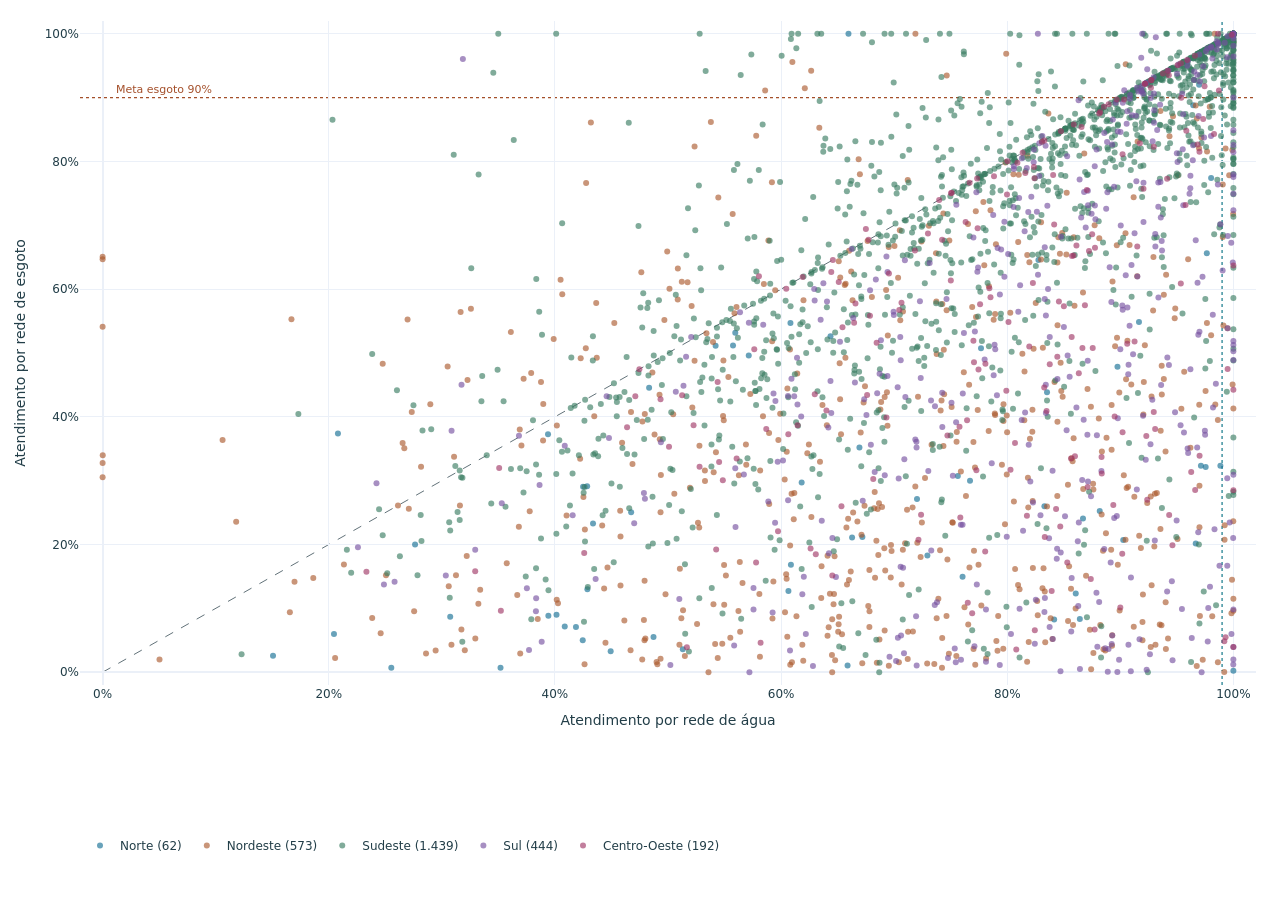
<file: linguagens-de-programacao/projeto-saneamento-sinisa/docs/assets/municipios.html>
<html lang="pt-BR">
<head><meta charset="utf-8" /><meta name="viewport" content="width=device-width, initial-scale=1" /><title>Água e esgoto por município</title></head>
<body>
    <div>                        <script type="text/javascript">window.PlotlyConfig = {MathJaxConfig: 'local'};</script>
        <script charset="utf-8" src="plotly.min.js"></script>                <div id="municipios" class="plotly-graph-div" style="height:96vh; width:100%;"></div>            <script type="text/javascript">                window.PLOTLYENV=window.PLOTLYENV || {};                                if (document.getElementById("municipios")) {                    Plotly.newPlot(                        "municipios",                        [{"customdata":[["Ariquemes","RO",62.63,"Empresa privada","Empresa privada"],["Cacoal","RO",18.21,"Autarquia","Autarquia"],["Cerejeiras","RO",-34.04,"Sociedade de economia mista","Munic\u00edpio"],["Espig\u00e3o D Oeste","RO",47.71,"Sociedade de economia mista","Munic\u00edpio"],["Guajar\u00e1-Mirim","RO",33.69,"Sociedade de economia mista","Sociedade de economia mista"],["Ji-Paran\u00e1","RO",64.83,"Sociedade de economia mista","Sociedade de economia mista"],["Nova Brasil\u00e2ndia D Oeste","RO",30.57,"Autarquia","Autarquia"],["Porto Velho","RO",22.05,"Sociedade de economia mista","Sociedade de economia mista"],["Presidente M\u00e9dici","RO",47.92,"Sociedade de economia mista","Sociedade de economia mista"],["Rolim de Moura","RO",75.89,"Empresa privada","Empresa privada"],["Alvorada D Oeste","RO",7.53,"Autarquia","Autarquia"],["Cacaul\u00e2ndia","RO",-16.57,"Sociedade de economia mista","Sociedade de economia mista"],["Ministro Andreazza","RO",31.13,"Sociedade de economia mista","Munic\u00edpio"],["Seringueiras","RO",7.64,"Sociedade de economia mista","Munic\u00edpio"],["Rio Branco","AC",21.67,"Autarquia","Autarquia"],["Guajar\u00e1","AM",34.76,"Munic\u00edpio","Munic\u00edpio"],["Manaus","AM",64.78,"Empresa privada","Empresa privada"],["Mau\u00e9s","AM",20.09,"Autarquia","Autarquia"],["Presidente Figueiredo","AM",6.14,"Autarquia","Autarquia"],["Boa Vista","RR",4.96,"Sociedade de economia mista","Sociedade de economia mista"],["Bonfim","RR",13.73,"Sociedade de economia mista","Sociedade de economia mista"],["Caracara\u00ed","RR",3.07,"Sociedade de economia mista","Munic\u00edpio"],["Iracema","RR",13.44,"Sociedade de economia mista","Mais de um tipo"],["Altamira","PA",3.77,"Munic\u00edpio","Munic\u00edpio"],["Ananindeua","PA",2.12,"Sociedade de economia mista","Mais de um tipo"],["Barcarena","PA",44.89,"Empresa privada","Empresa privada"],["Bel\u00e9m","PA",62.91,"Sociedade de economia mista","Sociedade de economia mista"],["Breu Branco","PA",45.16,"Mais de um tipo","Munic\u00edpio"],["Castanhal","PA",24.81,"Sociedade de economia mista","Sociedade de economia mista"],["Itupiranga","PA",12.47,"Empresa privada","Empresa privada"],["Marab\u00e1","PA",34.5,"Sociedade de economia mista","Sociedade de economia mista"],["Marituba","PA",29.89,"Sociedade de economia mista","Sociedade de economia mista"],["Novo Repartimento","PA",14.48,"Empresa privada","Empresa privada"],["Paragominas","PA",73.72,"Autarquia","Autarquia"],["Parauapebas","PA",69.55,"Autarquia","Autarquia"],["Reden\u00e7\u00e3o","PA",43.22,"Empresa privada","Empresa privada"],["Santar\u00e9m","PA",41.65,"Sociedade de economia mista","Sociedade de economia mista"],["S\u00e3o Geraldo do Araguaia","PA",54.66,"Empresa privada","Empresa privada"],["Ulian\u00f3polis","PA",99.75,"Autarquia","Autarquia"],["Vit\u00f3ria do Xingu","PA",4.57,"Munic\u00edpio","Munic\u00edpio"],["Xinguara","PA",37.45,"Empresa privada","Empresa privada"],["Serra do Navio","AP",31.75,"Mais de um tipo","Empresa privada"],["Macap\u00e1","AP",61.11,"Mais de um tipo","Empresa privada"],["Aguiarn\u00f3polis","TO",57.28,"Empresa privada","Empresa privada"],["Aragua\u00edna","TO",65.39,"Empresa privada","Empresa privada"],["Augustin\u00f3polis","TO",78.1,"Empresa privada","Empresa privada"],["Carrasco Bonito","TO",46.01,"Empresa privada","Empresa privada"],["Colinas do Tocantins","TO",7.66,"Empresa privada","Empresa privada"],["Esperantina","TO",66.5,"Empresa privada","Empresa privada"],["Guara\u00ed","TO",36.79,"Empresa privada","Empresa privada"],["Gurupi","TO",32.04,"Empresa privada","Empresa privada"],["Itacaj\u00e1","TO",32.1,"Autarquia","Autarquia"],["Itaguatins","TO",2.76,"Empresa privada","Empresa privada"],["Para\u00edso do Tocantins","TO",76.52,"Empresa privada","Empresa privada"],["Peixe","TO",44.02,"Empresa privada","Empresa privada"],["Porto Nacional","TO",41.91,"Empresa privada","Empresa privada"],["Praia Norte","TO",46.7,"Empresa privada","Empresa privada"],["S\u00edtio Novo do Tocantins","TO",44.9,"Empresa privada","Empresa privada"],["Taguatinga","TO",26.93,"Empresa privada","Empresa privada"],["Talism\u00e3","TO",11.76,"Empresa privada","Empresa privada"],["Palmas","TO",20.61,"Empresa privada","Empresa privada"],["Tocantin\u00f3polis","TO",39.66,"Empresa privada","Empresa privada"]],"hovertemplate":"\u003cb\u003e%{customdata[0]} \u00b7 %{customdata[1]}\u003c\u002fb\u003e\u003cbr\u003e\u00c1gua: %{x:.2f}% (%{customdata[3]})\u003cbr\u003eEsgoto: %{y:.2f}% (%{customdata[4]})\u003cbr\u003eDiferen\u00e7a: %{customdata[2]:.2f} p.p.\u003cextra\u003e\u003c\u002fextra\u003e","marker":{"color":"#126d93","opacity":0.64,"size":6},"mode":"markers","name":"Norte (62)","x":[86.7,82.76,65.96,51.31,40.87,65.88,39.42,30.74,60.65,84.15,57.14,20.81,40.14,27.63,46.74,41.86,97.13,43.37,60.83,96.97,42.85,54.21,42.49,48.33,39.39,72.02,88.18,66.28,25.53,15.07,35.19,42.87,20.46,86.06,90.26,48.72,44.93,72.94,100.0,55.75,42.46,66.93,76.05,83.29,97.55,86.42,67.19,96.45,98.85,91.65,97.65,61.82,55.95,96.67,60.87,89.75,76.71,75.63,77.68,64.37,98.03,83.52],"y":[24.07,64.55,100.0,3.6,7.18,1.05,8.85,8.69,12.73,8.26,49.61,37.38,9.01,19.99,25.07,7.1,32.35,23.28,54.69,92.01,29.12,51.14,29.05,44.56,37.27,27.13,25.27,21.12,0.72,2.6,0.69,12.98,5.98,12.34,20.71,5.5,3.28,18.28,0.25,51.18,5.01,35.18,14.94,26.01,32.16,8.32,21.18,88.79,32.35,54.86,65.61,29.72,53.19,20.15,16.85,47.84,30.01,30.73,50.75,52.61,77.42,43.86],"type":"scatter"},{"customdata":[["Alto Parna\u00edba","MA",32.59,"Sociedade de economia mista","Mais de um tipo"],["Balsas","MA",84.92,"Autarquia","Autarquia"],["Barreirinhas","MA",18.47,"Sociedade de economia mista","Sociedade de economia mista"],["Caxias","MA",71.86,"Autarquia","Autarquia"],["Coroat\u00e1","MA",64.52,"Sociedade de economia mista","Sociedade de economia mista"],["Imperatriz","MA",58.01,"Sociedade de economia mista","Sociedade de economia mista"],["Itapecuru Mirim","MA",46.65,"Sociedade de economia mista","Sociedade de economia mista"],["Pa\u00e7o do Lumiar","MA",40.96,"Mais de um tipo","Empresa privada"],["Porto Franco","MA",86.3,"Autarquia","Autarquia"],["S\u00e3o Jos\u00e9 de Ribamar","MA",55.08,"Empresa privada","Empresa privada"],["S\u00e3o Lu\u00eds","MA",47.38,"Sociedade de economia mista","Sociedade de economia mista"],["Tasso Fragoso","MA",30.49,"Sociedade de economia mista","Munic\u00edpio"],["Timon","MA",54.37,"Empresa privada","Empresa privada"],["Tut\u00f3ia","MA",3.02,"Sociedade de economia mista","Sociedade de economia mista"],["Ant\u00f4nio Almeida","PI",48.98,"Sociedade de economia mista","Sociedade de economia mista"],["Barra D Alc\u00e2ntara","PI",99.17,"Munic\u00edpio","Munic\u00edpio"],["Fartura do Piau\u00ed","PI",0.0,"Munic\u00edpio","Munic\u00edpio"],["Oeiras","PI",55.75,"Autarquia","Autarquia"],["Porto Alegre do Piau\u00ed","PI",23.59,"Autarquia","Autarquia"],["S\u00e3o Jo\u00e3o da Fronteira","PI",61.71,"Munic\u00edpio","Munic\u00edpio"],["Teresina","PI",39.35,"Empresa privada","Empresa privada"],["Acarape","CE",31.25,"Sociedade de economia mista","Sociedade de economia mista"],["Acara\u00fa","CE",42.92,"Mais de um tipo","Sociedade de economia mista"],["Acopiara","CE",65.3,"Mais de um tipo","Sociedade de economia mista"],["Alc\u00e2ntaras","CE",37.56,"Mais de um tipo","Sociedade de economia mista"],["Altaneira","CE",76.06,"Mais de um tipo","Sociedade de economia mista"],["Amontada","CE",61.79,"Mais de um tipo","Autarquia"],["Antonina do Norte","CE",38.74,"Mais de um tipo","Mais de um tipo"],["Aquiraz","CE",16.07,"Sociedade de economia mista","Sociedade de economia mista"],["Aracati","CE",51.55,"Mais de um tipo","Sociedade de economia mista"],["Aratuba","CE",15.36,"Sociedade de economia mista","Sociedade de economia mista"],["Assar\u00e9","CE",0.12,"Mais de um tipo","Mais de um tipo"],["Aurora","CE",39.68,"Mais de um tipo","Sociedade de economia mista"],["Barbalha","CE",45.84,"Sociedade de economia mista","Sociedade de economia mista"],["Barreira","CE",25.04,"Sociedade de economia mista","Sociedade de economia mista"],["Barro","CE",54.99,"Mais de um tipo","Sociedade de economia mista"],["Barroquinha","CE",43.36,"Mais de um tipo","Sociedade de economia mista"],["Baturit\u00e9","CE",60.18,"Sociedade de economia mista","Sociedade de economia mista"],["Beberibe","CE",7.18,"Sociedade de economia mista","Sociedade de economia mista"],["Bela Cruz","CE",60.64,"Mais de um tipo","Sociedade de economia mista"],["Boa Viagem","CE",16.7,"Mais de um tipo","Autarquia"],["Brejo Santo","CE",45.25,"Mais de um tipo","Munic\u00edpio"],["Camocim","CE",27.24,"Mais de um tipo","Autarquia"],["Campos Sales","CE",67.24,"Mais de um tipo","Sociedade de economia mista"],["Canind\u00e9","CE",56.92,"Mais de um tipo","Autarquia"],["Carir\u00e9","CE",72.56,"Mais de um tipo","Sociedade de economia mista"],["Cascavel","CE",43.24,"Sociedade de economia mista","Sociedade de economia mista"],["Catarina","CE",45.11,"Mais de um tipo","Sociedade de economia mista"],["Caucaia","CE",26.52,"Sociedade de economia mista","Sociedade de economia mista"],["Cedro","CE",74.13,"Mais de um tipo","Sociedade de economia mista"],["Corea\u00fa","CE",66.04,"Mais de um tipo","Sociedade de economia mista"],["Crate\u00fas","CE",45.21,"Mais de um tipo","Sociedade de economia mista"],["Croat\u00e1","CE",70.41,"Mais de um tipo","Sociedade de economia mista"],["Erer\u00ea","CE",30.08,"Mais de um tipo","Mais de um tipo"],["Eus\u00e9bio","CE",56.64,"Sociedade de economia mista","Sociedade de economia mista"],["Forquilha","CE",58.08,"Mais de um tipo","Sociedade de economia mista"],["Fortaleza","CE",17.73,"Sociedade de economia mista","Sociedade de economia mista"],["Frecheirinha","CE",52.6,"Sociedade de economia mista","Sociedade de economia mista"],["Gra\u00e7a","CE",58.71,"Mais de um tipo","Sociedade de economia mista"],["Granja","CE",80.1,"Autarquia","Autarquia"],["Granjeiro","CE",58.28,"Mais de um tipo","Sociedade de economia mista"],["Guai\u00faba","CE",41.63,"Sociedade de economia mista","Sociedade de economia mista"],["Guaraciaba do Norte","CE",75.37,"Mais de um tipo","Sociedade de economia mista"],["Guaramiranga","CE",3.89,"Sociedade de economia mista","Sociedade de economia mista"],["Horizonte","CE",40.94,"Sociedade de economia mista","Sociedade de economia mista"],["Ic\u00f3","CE",65.86,"Mais de um tipo","Autarquia"],["Iguatu","CE",64.55,"Mais de um tipo","Autarquia"],["Independ\u00eancia","CE",52.41,"Mais de um tipo","Sociedade de economia mista"],["Iracema","CE",75.98,"Mais de um tipo","Sociedade de economia mista"],["Itaitinga","CE",62.89,"Sociedade de economia mista","Sociedade de economia mista"],["Itapaj\u00e9","CE",17.94,"Mais de um tipo","Autarquia"],["Itapipoca","CE",51.78,"Mais de um tipo","Sociedade de economia mista"],["Itarema","CE",49.75,"Mais de um tipo","Sociedade de economia mista"],["Jaguaretama","CE",59.41,"Mais de um tipo","Sociedade de economia mista"],["Jaguaribara","CE",38.94,"Mais de um tipo","Sociedade de economia mista"],["Jaguaribe","CE",34.41,"Mais de um tipo","Autarquia"],["Jardim","CE",33.08,"Mais de um tipo","Autarquia"],["Jijoca de Jericoacoara","CE",45.86,"Mais de um tipo","Sociedade de economia mista"],["Juazeiro do Norte","CE",58.98,"Mais de um tipo","Sociedade de economia mista"],["Juc\u00e1s","CE",65.16,"Mais de um tipo","Autarquia"],["Lavras da Mangabeira","CE",13.7,"Mais de um tipo","Mais de um tipo"],["Limoeiro do Norte","CE",67.78,"Autarquia","Autarquia"],["Maracana\u00fa","CE",28.04,"Sociedade de economia mista","Sociedade de economia mista"],["Maranguape","CE",50.39,"Sociedade de economia mista","Sociedade de economia mista"],["Marco","CE",63.58,"Mais de um tipo","Sociedade de economia mista"],["Massap\u00ea","CE",54.3,"Mais de um tipo","Sociedade de economia mista"],["Mauriti","CE",59.46,"Mais de um tipo","Sociedade de economia mista"],["Milagres","CE",20.31,"Mais de um tipo","Mais de um tipo"],["Miss\u00e3o Velha","CE",52.16,"Mais de um tipo","Sociedade de economia mista"],["Morada Nova","CE",95.34,"Mais de um tipo","Autarquia"],["Mucambo","CE",80.26,"Mais de um tipo","Sociedade de economia mista"],["Mulungu","CE",45.03,"Sociedade de economia mista","Sociedade de economia mista"],["Novo Oriente","CE",68.87,"Mais de um tipo","Sociedade de economia mista"],["Ocara","CE",77.16,"Mais de um tipo","Sociedade de economia mista"],["Or\u00f3s","CE",86.97,"Mais de um tipo","Sociedade de economia mista"],["Pacajus","CE",50.32,"Sociedade de economia mista","Sociedade de economia mista"],["Pacatuba","CE",45.07,"Sociedade de economia mista","Sociedade de economia mista"],["Pacoti","CE",1.48,"Sociedade de economia mista","Sociedade de economia mista"],["Pacuj\u00e1","CE",33.13,"Mais de um tipo","Mais de um tipo"],["Palm\u00e1cia","CE",30.14,"Sociedade de economia mista","Sociedade de economia mista"],["Paracuru","CE",17.15,"Mais de um tipo","Sociedade de economia mista"],["Paraipaba","CE",43.14,"Mais de um tipo","Sociedade de economia mista"],["Paramoti","CE",50.82,"Mais de um tipo","Sociedade de economia mista"],["Pedra Branca","CE",72.97,"Mais de um tipo","Associa\u00e7\u00e3o privada"],["Poranga","CE",28.26,"Sociedade de economia mista","Sociedade de economia mista"],["Porteiras","CE",69.09,"Mais de um tipo","Sociedade de economia mista"],["Quixad\u00e1","CE",57.06,"Mais de um tipo","Sociedade de economia mista"],["Quixel\u00f4","CE",8.79,"Mais de um tipo","Autarquia"],["Quixeramobim","CE",22.8,"Autarquia","Autarquia"],["Reden\u00e7\u00e3o","CE",45.71,"Sociedade de economia mista","Sociedade de economia mista"],["Russas","CE",51.6,"Mais de um tipo","Sociedade de economia mista"],["Saboeiro","CE",65.79,"Mais de um tipo","Sociedade de economia mista"],["Salitre","CE",50.09,"Mais de um tipo","Sociedade de economia mista"],["S\u00e3o Benedito","CE",60.24,"Mais de um tipo","Sociedade de economia mista"],["S\u00e3o Gon\u00e7alo do Amarante","CE",14.02,"Mais de um tipo","Sociedade de economia mista"],["S\u00e3o Lu\u00eds do Curu","CE",73.79,"Mais de um tipo","Sociedade de economia mista"],["Sobral","CE",17.75,"Mais de um tipo","Mais de um tipo"],["Tabuleiro do Norte","CE",50.05,"Mais de um tipo","Sociedade de economia mista"],["Tarrafas","CE",55.69,"Mais de um tipo","Sociedade de economia mista"],["Tau\u00e1","CE",77.35,"Mais de um tipo","Sociedade de economia mista"],["Tiangu\u00e1","CE",45.57,"Mais de um tipo","Sociedade de economia mista"],["Trairi","CE",46.69,"Mais de um tipo","Sociedade de economia mista"],["Uruoca","CE",56.45,"Mais de um tipo","Sociedade de economia mista"],["V\u00e1rzea Alegre","CE",21.46,"Mais de um tipo","Mais de um tipo"],["Vi\u00e7osa do Cear\u00e1","CE",47.21,"Mais de um tipo","Sociedade de economia mista"],["Acari","RN",5.56,"Sociedade de economia mista","Sociedade de economia mista"],["A\u00e7u","RN",69.13,"Sociedade de economia mista","Sociedade de economia mista"],["Afonso Bezerra","RN",5.96,"Sociedade de economia mista","Sociedade de economia mista"],["Alexandria","RN",9.42,"Autarquia","Autarquia"],["Almino Afonso","RN",60.74,"Sociedade de economia mista","Munic\u00edpio"],["Alto do Rodrigues","RN",67.0,"Sociedade de economia mista","Sociedade de economia mista"],["Ant\u00f4nio Martins","RN",21.19,"Sociedade de economia mista","Sociedade de economia mista"],["Cai\u00e7ara do Rio do Vento","RN",56.83,"Sociedade de economia mista","Sociedade de economia mista"],["Caic\u00f3","RN",74.18,"Sociedade de economia mista","Sociedade de economia mista"],["Campo Redondo","RN",50.94,"Sociedade de economia mista","Sociedade de economia mista"],["Carnaubais","RN",5.5,"Sociedade de economia mista","Sociedade de economia mista"],["Cerro Cor\u00e1","RN",22.72,"Sociedade de economia mista","Sociedade de economia mista"],["Cruzeta","RN",19.11,"Sociedade de economia mista","Mais de um tipo"],["Currais Novos","RN",15.65,"Sociedade de economia mista","Sociedade de economia mista"],["Doutor Severiano","RN",-8.72,"Autarquia","Autarquia"],["Parnamirim","RN",86.02,"Sociedade de economia mista","Sociedade de economia mista"],["Esp\u00edrito Santo","RN",42.61,"Sociedade de economia mista","Sociedade de economia mista"],["Flor\u00e2nia","RN",4.97,"Sociedade de economia mista","Sociedade de economia mista"],["Goianinha","RN",41.34,"Sociedade de economia mista","Sociedade de economia mista"],["Guamar\u00e9","RN",-28.26,"Sociedade de economia mista","Munic\u00edpio"],["Ja\u00e7an\u00e3","RN",-30.01,"Sociedade de economia mista","Munic\u00edpio"],["Jardim de Piranhas","RN",51.66,"Sociedade de economia mista","Sociedade de economia mista"],["Jo\u00e3o C\u00e2mara","RN",37.93,"Sociedade de economia mista","Sociedade de economia mista"],["Jos\u00e9 da Penha","RN",62.64,"Sociedade de economia mista","Sociedade de economia mista"],["Jucurutu","RN",54.95,"Sociedade de economia mista","Sociedade de economia mista"],["Lagoa Nova","RN",15.07,"Sociedade de economia mista","Sociedade de economia mista"],["Lajes","RN",20.26,"Sociedade de economia mista","Sociedade de economia mista"],["Lajes Pintadas","RN",48.73,"Sociedade de economia mista","Sociedade de economia mista"],["Lucr\u00e9cia","RN",0.0,"Sociedade de economia mista","Sociedade de economia mista"],["Maca\u00edba","RN",48.96,"Sociedade de economia mista","Sociedade de economia mista"],["Macau","RN",3.41,"Sociedade de economia mista","Sociedade de economia mista"],["Monte Alegre","RN",58.39,"Sociedade de economia mista","Sociedade de economia mista"],["Mossor\u00f3","RN",37.34,"Sociedade de economia mista","Sociedade de economia mista"],["Natal","RN",44.63,"Sociedade de economia mista","Sociedade de economia mista"],["N\u00edsia Floresta","RN",47.82,"Sociedade de economia mista","Sociedade de economia mista"],["Nova Cruz","RN",51.36,"Sociedade de economia mista","Sociedade de economia mista"],["Parelhas","RN",10.16,"Sociedade de economia mista","Sociedade de economia mista"],["Santa Maria","RN",41.89,"Sociedade de economia mista","Munic\u00edpio"],["Pau dos Ferros","RN",72.38,"Sociedade de economia mista","Sociedade de economia mista"],["Pedro Avelino","RN",14.64,"Sociedade de economia mista","Sociedade de economia mista"],["Pedro Velho","RN",70.31,"Sociedade de economia mista","Sociedade de economia mista"],["Pend\u00eancias","RN",22.46,"Sociedade de economia mista","Sociedade de economia mista"],["Pil\u00f5es","RN",49.57,"Sociedade de economia mista","Munic\u00edpio"],["Serra Caiada","RN",72.94,"Sociedade de economia mista","Mais de um tipo"],["Riacho da Cruz","RN",3.72,"Sociedade de economia mista","Munic\u00edpio"],["Riachuelo","RN",17.95,"Sociedade de economia mista","Sociedade de economia mista"],["Santana do Serid\u00f3","RN",-16.04,"Sociedade de economia mista","Sociedade de economia mista"],["Santo Ant\u00f4nio","RN",42.73,"Sociedade de economia mista","Sociedade de economia mista"],["S\u00e3o Bento do Trair\u00ed","RN",8.56,"Sociedade de economia mista","Sociedade de economia mista"],["S\u00e3o Fernando","RN",5.0,"Sociedade de economia mista","Mais de um tipo"],["S\u00e3o Jo\u00e3o do Sabugi","RN",56.01,"Sociedade de economia mista","Munic\u00edpio"],["S\u00e3o Jos\u00e9 de Mipibu","RN",42.72,"Sociedade de economia mista","Sociedade de economia mista"],["S\u00e3o Jos\u00e9 do Campestre","RN",59.45,"Sociedade de economia mista","Mais de um tipo"],["S\u00e3o Jos\u00e9 do Serid\u00f3","RN",-2.31,"Sociedade de economia mista","Sociedade de economia mista"],["S\u00e3o Paulo do Potengi","RN",66.92,"Sociedade de economia mista","Sociedade de economia mista"],["S\u00e3o Rafael","RN",19.68,"Sociedade de economia mista","Sociedade de economia mista"],["S\u00e3o Tom\u00e9","RN",30.12,"Sociedade de economia mista","Sociedade de economia mista"],["Serra Negra do Norte","RN",3.12,"Munic\u00edpio","Munic\u00edpio"],["S\u00edtio Novo","RN",-3.06,"Sociedade de economia mista","Munic\u00edpio"],["Tenente Ananias","RN",11.96,"Sociedade de economia mista","Mais de um tipo"],["Tibau do Sul","RN",21.23,"Sociedade de economia mista","Sociedade de economia mista"],["Touros","RN",84.1,"Mais de um tipo","Autarquia"],["Upanema","RN",45.86,"Sociedade de economia mista","Munic\u00edpio"],["Vi\u00e7osa","RN",-4.76,"Sociedade de economia mista","Munic\u00edpio"],["\u00c1gua Branca","PB",-24.36,"Sociedade de economia mista","Mais de um tipo"],["Alagoa Grande","PB",-9.36,"Sociedade de economia mista","Sociedade de economia mista"],["Alhandra","PB",28.81,"Sociedade de economia mista","Sociedade de economia mista"],["Aparecida","PB",-9.46,"Sociedade de economia mista","Mais de um tipo"],["Araruna","PB",-4.02,"Sociedade de economia mista","Sociedade de economia mista"],["Barra de Santa Rosa","PB",-5.57,"Sociedade de economia mista","Mais de um tipo"],["Barra de S\u00e3o Miguel","PB",-32.78,"Sociedade de economia mista","Mais de um tipo"],["Bayeux","PB",57.58,"Sociedade de economia mista","Sociedade de economia mista"],["Bel\u00e9m do Brejo do Cruz","PB",-12.38,"Sociedade de economia mista","Mais de um tipo"],["Bom Sucesso","PB",-2.68,"Sociedade de economia mista","Mais de um tipo"],["Boqueir\u00e3o","PB",-14.19,"Sociedade de economia mista","Mais de um tipo"],["Brejo do Cruz","PB",-8.74,"Sociedade de economia mista","Mais de um tipo"],["Brejo dos Santos","PB",53.29,"Sociedade de economia mista","Sociedade de economia mista"],["Cabedelo","PB",39.75,"Sociedade de economia mista","Sociedade de economia mista"],["Cachoeira dos \u00cdndios","PB",22.49,"Sociedade de economia mista","Mais de um tipo"],["Cacimba de Areia","PB",-12.32,"Sociedade de economia mista","Mais de um tipo"],["Cajazeiras","PB",42.77,"Sociedade de economia mista","Sociedade de economia mista"],["Cajazeirinhas","PB",29.46,"Sociedade de economia mista","Sociedade de economia mista"],["Camala\u00fa","PB",38.04,"Sociedade de economia mista","Sociedade de economia mista"],["Campina Grande","PB",-16.95,"Sociedade de economia mista","Sociedade de economia mista"],["Cara\u00fabas","PB",-13.5,"Sociedade de economia mista","Mais de um tipo"],["Carrapateira","PB",64.89,"Sociedade de economia mista","Mais de um tipo"],["Casserengue","PB",-23.54,"Sociedade de economia mista","Mais de um tipo"],["Catol\u00e9 do Rocha","PB",38.15,"Sociedade de economia mista","Sociedade de economia mista"],["Concei\u00e7\u00e3o","PB",8.47,"Sociedade de economia mista","Mais de um tipo"],["Coxixola","PB",1.54,"Sociedade de economia mista","Mais de um tipo"],["Cubati","PB",53.58,"Sociedade de economia mista","Sociedade de economia mista"],["Dami\u00e3o","PB",-8.4,"Sociedade de economia mista","Mais de um tipo"],["Esperan\u00e7a","PB",-18.56,"Sociedade de economia mista","Mais de um tipo"],["Frei Martinho","PB",-32.38,"Sociedade de economia mista","Mais de um tipo"],["Guarabira","PB",21.62,"Sociedade de economia mista","Sociedade de economia mista"],["Itaporanga","PB",39.08,"Sociedade de economia mista","Sociedade de economia mista"],["Jo\u00e3o Pessoa","PB",6.16,"Sociedade de economia mista","Sociedade de economia mista"],["Lagoa Seca","PB",41.36,"Sociedade de economia mista","Sociedade de economia mista"],["Logradouro","PB",-13.0,"Sociedade de economia mista","Mais de um tipo"],["Mamanguape","PB",20.49,"Sociedade de economia mista","Sociedade de economia mista"],["Mana\u00edra","PB",-5.49,"Sociedade de economia mista","Mais de um tipo"],["Mariz\u00f3polis","PB",2.51,"Sociedade de economia mista","Mais de um tipo"],["Matinhas","PB",-11.74,"Sociedade de economia mista","Mais de um tipo"],["Matur\u00e9ia","PB",-42.94,"Sociedade de economia mista","Mais de um tipo"],["Mogeiro","PB",18.35,"Sociedade de economia mista","Mais de um tipo"],["Monteiro","PB",-9.94,"Sociedade de economia mista","Sociedade de economia mista"],["Nova Olinda","PB",-8.02,"Sociedade de economia mista","Mais de um tipo"],["Nova Palmeira","PB",-17.38,"Sociedade de economia mista","Mais de um tipo"],["Olho d \u00c1gua","PB",-15.02,"Sociedade de economia mista","Mais de um tipo"],["Patos","PB",55.42,"Sociedade de economia mista","Sociedade de economia mista"],["Pedra Branca","PB",-1.14,"Sociedade de economia mista","Mais de um tipo"],["Pedra Lavrada","PB",-6.69,"Sociedade de economia mista","Mais de um tipo"],["Pedras de Fogo","PB",25.67,"Sociedade de economia mista","Sociedade de economia mista"],["Po\u00e7o Dantas","PB",-25.76,"Sociedade de economia mista","Mais de um tipo"],["Po\u00e7o de Jos\u00e9 de Moura","PB",-9.37,"Sociedade de economia mista","Mais de um tipo"],["Prata","PB",-7.5,"Sociedade de economia mista","Mais de um tipo"],["Queimadas","PB",47.37,"Sociedade de economia mista","Sociedade de economia mista"],["Quixaba","PB",-17.18,"Sociedade de economia mista","Mais de um tipo"],["Riacho de Santo Ant\u00f4nio","PB",-65.07,"Sociedade de economia mista","Mais de um tipo"],["Riacho dos Cavalos","PB",-30.55,"Sociedade de economia mista","Mais de um tipo"],["Salgadinho","PB",-38.58,"Sociedade de economia mista","Mais de um tipo"],["Santa Helena","PB",-20.96,"Sociedade de economia mista","Mais de um tipo"],["Santa Luzia","PB",-11.02,"Sociedade de economia mista","Mais de um tipo"],["Santa Rita","PB",65.83,"Mais de um tipo","Mais de um tipo"],["S\u00e3o Bento","PB",3.26,"Sociedade de economia mista","Mais de um tipo"],["S\u00e3o Domingos do Cariri","PB",5.79,"Sociedade de economia mista","Mais de um tipo"],["S\u00e3o Francisco","PB",-13.41,"Sociedade de economia mista","Mais de um tipo"],["S\u00e3o Jos\u00e9 de Piranhas","PB",6.06,"Sociedade de economia mista","Mais de um tipo"],["S\u00e3o Jos\u00e9 do Brejo do Cruz","PB",3.38,"Sociedade de economia mista","Mais de um tipo"],["S\u00e3o Jos\u00e9 do Sabugi","PB",-0.33,"Sociedade de economia mista","Mais de um tipo"],["S\u00e3o Mamede","PB",-13.49,"Sociedade de economia mista","Mais de um tipo"],["S\u00e3o Miguel de Taipu","PB",30.88,"Munic\u00edpio","Munic\u00edpio"],["Sap\u00e9","PB",34.85,"Sociedade de economia mista","Sociedade de economia mista"],["Sousa","PB",0.91,"Autarquia","Autarquia"],["Sum\u00e9","PB",38.35,"Sociedade de economia mista","Sociedade de economia mista"],["Tapero\u00e1","PB",-54.12,"Sociedade de economia mista","Mais de um tipo"],["Teixeira","PB",-33.99,"Sociedade de economia mista","Mais de um tipo"],["V\u00e1rzea","PB",-34.59,"Sociedade de economia mista","Mais de um tipo"],["Abreu e Lima","PE",45.71,"Sociedade de economia mista","Sociedade de economia mista"],["Afogados da Ingazeira","PE",65.93,"Sociedade de economia mista","Sociedade de economia mista"],["Agrestina","PE",19.81,"Sociedade de economia mista","Mais de um tipo"],["\u00c1guas Belas","PE",-6.9,"Sociedade de economia mista","Mais de um tipo"],["Alagoinha","PE",-9.95,"Sociedade de economia mista","Mais de um tipo"],["Araripina","PE",19.44,"Sociedade de economia mista","Mais de um tipo"],["Arcoverde","PE",85.14,"Sociedade de economia mista","Sociedade de economia mista"],["Barra de Guabiraba","PE",69.45,"Sociedade de economia mista","Mais de um tipo"],["Barreiros","PE",51.78,"Sociedade de economia mista","Sociedade de economia mista"],["Bel\u00e9m do S\u00e3o Francisco","PE",8.07,"Sociedade de economia mista","Mais de um tipo"],["Belo Jardim","PE",21.72,"Sociedade de economia mista","Mais de um tipo"],["Bom Jardim","PE",-26.22,"Sociedade de economia mista","Mais de um tipo"],["Bonito","PE",6.31,"Sociedade de economia mista","Mais de um tipo"],["Brejo da Madre de Deus","PE",1.66,"Sociedade de economia mista","Mais de um tipo"],["Bu\u00edque","PE",-24.75,"Sociedade de economia mista","Mais de um tipo"],["Cabo de Santo Agostinho","PE",62.41,"Sociedade de economia mista","Sociedade de economia mista"],["Camaragibe","PE",68.53,"Sociedade de economia mista","Sociedade de economia mista"],["Carna\u00edba","PE",0.31,"Sociedade de economia mista","Mais de um tipo"],["Carnaubeira da Penha","PE",2.78,"Munic\u00edpio","Munic\u00edpio"],["Caruaru","PE",45.64,"Sociedade de economia mista","Sociedade de economia mista"],["Cedro","PE",0.71,"Sociedade de economia mista","Mais de um tipo"],["Ch\u00e3 Grande","PE",-0.36,"Sociedade de economia mista","Mais de um tipo"],["Cupira","PE",7.56,"Sociedade de economia mista","Mais de um tipo"],["Dormentes","PE",16.47,"Sociedade de economia mista","Sociedade de economia mista"],["Exu","PE",12.78,"Sociedade de economia mista","Mais de um tipo"],["Fernando de Noronha","PE",38.48,"Sociedade de economia mista","Sociedade de economia mista"],["Floresta","PE",8.06,"Sociedade de economia mista","Mais de um tipo"],["Garanhuns","PE",79.82,"Sociedade de economia mista","Sociedade de economia mista"],["Goiana","PE",14.74,"Sociedade de economia mista","Sociedade de economia mista"],["Granito","PE",44.41,"Sociedade de economia mista","Sociedade de economia mista"],["Gravat\u00e1","PE",66.97,"Sociedade de economia mista","Sociedade de economia mista"],["Ibimirim","PE",2.26,"Sociedade de economia mista","Mais de um tipo"],["Ibirajuba","PE",23.4,"Sociedade de economia mista","Mais de um tipo"],["Igarassu","PE",57.56,"Sociedade de economia mista","Sociedade de economia mista"],["Ipojuca","PE",46.98,"Sociedade de economia mista","Sociedade de economia mista"],["Ipubi","PE",24.55,"Sociedade de economia mista","Sociedade de economia mista"],["Itapetim","PE",53.99,"Sociedade de economia mista","Sociedade de economia mista"],["Itapissuma","PE",32.22,"Sociedade de economia mista","Mais de um tipo"],["Jaboat\u00e3o dos Guararapes","PE",47.82,"Sociedade de economia mista","Sociedade de economia mista"],["Jatob\u00e1","PE",27.64,"Sociedade de economia mista","Mais de um tipo"],["Jurema","PE",31.44,"Sociedade de economia mista","Mais de um tipo"],["Lagoa dos Gatos","PE",2.9,"Sociedade de economia mista","Mais de um tipo"],["Lagoa Grande","PE",-17.54,"Sociedade de economia mista","Mais de um tipo"],["Lajedo","PE",17.73,"Sociedade de economia mista","Mais de um tipo"],["Mirandiba","PE",28.95,"Sociedade de economia mista","Mais de um tipo"],["Moreno","PE",42.31,"Sociedade de economia mista","Sociedade de economia mista"],["Nazar\u00e9 da Mata","PE",56.04,"Sociedade de economia mista","Sociedade de economia mista"],["Olinda","PE",49.21,"Sociedade de economia mista","Sociedade de economia mista"],["Orob\u00f3","PE",1.52,"Sociedade de economia mista","Mais de um tipo"],["Panelas","PE",-21.91,"Sociedade de economia mista","Mais de um tipo"],["Parnamirim","PE",15.47,"Sociedade de economia mista","Sociedade de economia mista"],["Paulista","PE",38.36,"Sociedade de economia mista","Sociedade de economia mista"],["Pesqueira","PE",-29.35,"Sociedade de economia mista","Mais de um tipo"],["Petrol\u00e2ndia","PE",73.54,"Sociedade de economia mista","Mais de um tipo"],["Petrolina","PE",18.33,"Sociedade de economia mista","Sociedade de economia mista"],["Po\u00e7\u00e3o","PE",-5.29,"Sociedade de economia mista","Mais de um tipo"],["Quixaba","PE",10.7,"Sociedade de economia mista","Mais de um tipo"],["Recife","PE",38.65,"Sociedade de economia mista","Sociedade de economia mista"],["Rio Formoso","PE",33.59,"Sociedade de economia mista","Sociedade de economia mista"],["Salgueiro","PE",52.75,"Sociedade de economia mista","Sociedade de economia mista"],["Salo\u00e1","PE",-8.98,"Sociedade de economia mista","Mais de um tipo"],["Santa Cruz","PE",2.64,"Sociedade de economia mista","Mais de um tipo"],["Santa Filomena","PE",24.58,"Sociedade de economia mista","Mais de um tipo"],["Santa Maria da Boa Vista","PE",-1.11,"Sociedade de economia mista","Mais de um tipo"],["Santa Terezinha","PE",3.42,"Sociedade de economia mista","Mais de um tipo"],["S\u00e3o Bento do Una","PE",3.58,"Sociedade de economia mista","Mais de um tipo"],["S\u00e3o Jo\u00e3o","PE",59.62,"Sociedade de economia mista","Sociedade de economia mista"],["S\u00e3o Jos\u00e9 do Belmonte","PE",9.08,"Sociedade de economia mista","Mais de um tipo"],["S\u00e3o Jos\u00e9 do Egito","PE",26.07,"Sociedade de economia mista","Mais de um tipo"],["S\u00e3o Louren\u00e7o da Mata","PE",42.97,"Sociedade de economia mista","Sociedade de economia mista"],["Serra Talhada","PE",2.57,"Sociedade de economia mista","Mais de um tipo"],["Serrita","PE",-33.88,"Sociedade de economia mista","Mais de um tipo"],["Sirinha\u00e9m","PE",39.98,"Sociedade de economia mista","Sociedade de economia mista"],["Moreil\u00e2ndia","PE",39.86,"Sociedade de economia mista","Mais de um tipo"],["Surubim","PE",69.72,"Sociedade de economia mista","Sociedade de economia mista"],["Tabira","PE",13.6,"Sociedade de economia mista","Mais de um tipo"],["Tacaimb\u00f3","PE",26.81,"Sociedade de economia mista","Sociedade de economia mista"],["Tacaratu","PE",37.15,"Sociedade de economia mista","Sociedade de economia mista"],["Tamandar\u00e9","PE",0.0,"Sociedade de economia mista","Sociedade de economia mista"],["Toritama","PE",-28.12,"Sociedade de economia mista","Mais de um tipo"],["Trindade","PE",22.83,"Sociedade de economia mista","Mais de um tipo"],["Tupanatinga","PE",10.01,"Sociedade de economia mista","Mais de um tipo"],["Venturosa","PE",24.41,"Sociedade de economia mista","Sociedade de economia mista"],["Vit\u00f3ria de Santo Ant\u00e3o","PE",43.13,"Sociedade de economia mista","Sociedade de economia mista"],["Arapiraca","AL",71.56,"Sociedade de economia mista","Sociedade de economia mista"],["Barra de Santo Ant\u00f4nio","AL",86.96,"Empresa privada","Empresa privada"],["Barra de S\u00e3o Miguel","AL",67.31,"Mais de um tipo","Empresa privada"],["Batalha","AL",17.31,"Sociedade de economia mista","Sociedade de economia mista"],["Capela","AL",65.27,"Mais de um tipo","Empresa privada"],["Coruripe","AL",78.47,"Autarquia","Autarquia"],["Delmiro Gouveia","AL",37.9,"Mais de um tipo","Mais de um tipo"],["Flexeiras","AL",-64.68,"Sociedade de economia mista","Munic\u00edpio"],["Jacu\u00edpe","AL",58.04,"Mais de um tipo","Empresa privada"],["Jundi\u00e1","AL",69.95,"Mais de um tipo","Empresa privada"],["Junqueiro","AL",26.04,"Mais de um tipo","Empresa privada"],["Macei\u00f3","AL",52.17,"Mais de um tipo","Mais de um tipo"],["Marechal Deodoro","AL",65.1,"Empresa privada","Empresa privada"],["Mar Vermelho","AL",51.81,"Mais de um tipo","Empresa privada"],["Murici","AL",-32.54,"Mais de um tipo","Mais de um tipo"],["Palmeira dos \u00cdndios","AL",75.78,"Mais de um tipo","Empresa privada"],["Pia\u00e7abu\u00e7u","AL",25.41,"Mais de um tipo","Mais de um tipo"],["Pilar","AL",73.31,"Mais de um tipo","Empresa privada"],["Piranhas","AL",41.77,"Mais de um tipo","Empresa privada"],["Quebrangulo","AL",53.5,"Mais de um tipo","Empresa privada"],["Rio Largo","AL",49.72,"Mais de um tipo","Empresa privada"],["Santana do Ipanema","AL",44.47,"Mais de um tipo","Empresa privada"],["S\u00e3o Miguel dos Campos","AL",16.11,"Empresa privada","Empresa privada"],["Taquarana","AL",26.55,"Mais de um tipo","Empresa privada"],["Teot\u00f4nio Vilela","AL",30.09,"Autarquia","Autarquia"],["Uni\u00e3o dos Palmares","AL",17.28,"Empresa privada","Empresa privada"],["Aracaju","SE",21.8,"Sociedade de economia mista","Sociedade de economia mista"],["Areia Branca","SE",88.8,"Sociedade de economia mista","Munic\u00edpio"],["Barra dos Coqueiros","SE",18.1,"Sociedade de economia mista","Sociedade de economia mista"],["Brejo Grande","SE",24.7,"Sociedade de economia mista","Sociedade de economia mista"],["Campo do Brito","SE",79.15,"Sociedade de economia mista","Munic\u00edpio"],["Canind\u00e9 de S\u00e3o Francisco","SE",39.42,"Sociedade de economia mista","Sociedade de economia mista"],["Cedro de S\u00e3o Jo\u00e3o","SE",-1.66,"Sociedade de economia mista","Munic\u00edpio"],["Est\u00e2ncia","SE",71.51,"Autarquia","Autarquia"],["Itabaiana","SE",76.22,"Sociedade de economia mista","Sociedade de economia mista"],["Japaratuba","SE",88.24,"Sociedade de economia mista","Munic\u00edpio"],["Lagarto","SE",88.49,"Sociedade de economia mista","Sociedade de economia mista"],["Macambira","SE",84.07,"Sociedade de economia mista","Munic\u00edpio"],["Malhador","SE",-3.89,"Sociedade de economia mista","Mais de um tipo"],["Moita Bonita","SE",7.24,"Sociedade de economia mista","Munic\u00edpio"],["Monte Alegre de Sergipe","SE",44.82,"Sociedade de economia mista","Munic\u00edpio"],["Nossa Senhora das Dores","SE",45.6,"Sociedade de economia mista","Sociedade de economia mista"],["Nossa Senhora do Socorro","SE",54.87,"Sociedade de economia mista","Sociedade de economia mista"],["Pacatuba","SE",32.97,"Sociedade de economia mista","Sociedade de economia mista"],["Pinh\u00e3o","SE",53.49,"Sociedade de economia mista","Munic\u00edpio"],["Santa Luzia do Itanhy","SE",9.86,"Sociedade de economia mista","Sociedade de economia mista"],["S\u00e3o Crist\u00f3v\u00e3o","SE",61.03,"Mais de um tipo","Sociedade de economia mista"],["S\u00e3o Francisco","SE",23.89,"Sociedade de economia mista","Sociedade de economia mista"],["Sim\u00e3o Dias","SE",78.42,"Sociedade de economia mista","Sociedade de economia mista"],["Aba\u00edra","BA",46.08,"Munic\u00edpio","Munic\u00edpio"],["Abar\u00e9","BA",28.02,"Sociedade de economia mista","Sociedade de economia mista"],["Adustina","BA",63.76,"Sociedade de economia mista","Mais de um tipo"],["Aiquara","BA",18.32,"Sociedade de economia mista","Mais de um tipo"],["Alagoinhas","BA",59.41,"Autarquia","Autarquia"],["Amargosa","BA",75.97,"Sociedade de economia mista","Sociedade de economia mista"],["Antas","BA",-18.83,"Sociedade de economia mista","Mais de um tipo"],["Ant\u00f4nio Cardoso","BA",19.77,"Sociedade de economia mista","Mais de um tipo"],["Araci","BA",36.33,"Sociedade de economia mista","Mais de um tipo"],["Aratu\u00edpe","BA",16.13,"Sociedade de economia mista","Mais de um tipo"],["Baixa Grande","BA",26.54,"Sociedade de economia mista","Sociedade de economia mista"],["Banza\u00ea","BA",33.99,"Sociedade de economia mista","Mais de um tipo"],["Barra da Estiva","BA",50.16,"Mais de um tipo","Munic\u00edpio"],["Barra do Cho\u00e7a","BA",76.0,"Sociedade de economia mista","Sociedade de economia mista"],["Barra do Rocha","BA",25.07,"Sociedade de economia mista","Mais de um tipo"],["Barreiras","BA",17.25,"Sociedade de economia mista","Sociedade de economia mista"],["Belmonte","BA",20.15,"Sociedade de economia mista","Sociedade de economia mista"],["Boa Vista do Tupim","BA",29.48,"Sociedade de economia mista","Munic\u00edpio"],["Botupor\u00e3","BA",40.04,"Mais de um tipo","Sociedade de economia mista"],["Brej\u00f5es","BA",30.91,"Sociedade de economia mista","Munic\u00edpio"],["Brotas de Maca\u00fabas","BA",13.99,"Sociedade de economia mista","Mais de um tipo"],["Brumado","BA",80.67,"Sociedade de economia mista","Sociedade de economia mista"],["Cabaceiras do Paragua\u00e7u","BA",71.93,"Sociedade de economia mista","Sociedade de economia mista"],["Cachoeira","BA",31.79,"Sociedade de economia mista","Sociedade de economia mista"],["Cacul\u00e9","BA",42.2,"Sociedade de economia mista","Mais de um tipo"],["Ca\u00e9m","BA",83.47,"Mais de um tipo","Sociedade de economia mista"],["Cairu","BA",71.1,"Sociedade de economia mista","Sociedade de economia mista"],["Camacan","BA",45.81,"Sociedade de economia mista","Sociedade de economia mista"],["Cama\u00e7ari","BA",48.58,"Sociedade de economia mista","Sociedade de economia mista"],["Camamu","BA",57.17,"Sociedade de economia mista","Sociedade de economia mista"],["Campo Formoso","BA",68.87,"Mais de um tipo","Sociedade de economia mista"],["Can\u00e1polis","BA",29.25,"Sociedade de economia mista","Sociedade de economia mista"],["Canavieiras","BA",23.92,"Sociedade de economia mista","Sociedade de economia mista"],["Candeias","BA",45.89,"Sociedade de economia mista","Sociedade de economia mista"],["Cansan\u00e7\u00e3o","BA",4.96,"Sociedade de economia mista","Mais de um tipo"],["Canudos","BA",21.82,"Sociedade de economia mista","Munic\u00edpio"],["Capim Grosso","BA",59.11,"Sociedade de economia mista","Sociedade de economia mista"],["Caravelas","BA",48.35,"Sociedade de economia mista","Sociedade de economia mista"],["Carinhanha","BA",28.12,"Autarquia","Autarquia"],["Casa Nova","BA",10.26,"Autarquia","Autarquia"],["Castro Alves","BA",84.62,"Sociedade de economia mista","Sociedade de economia mista"],["Caturama","BA",46.58,"Mais de um tipo","Sociedade de economia mista"],["Chorroch\u00f3","BA",12.53,"Sociedade de economia mista","Sociedade de economia mista"],["C\u00edcero Dantas","BA",14.24,"Sociedade de economia mista","Mais de um tipo"],["Concei\u00e7\u00e3o da Feira","BA",72.28,"Sociedade de economia mista","Sociedade de economia mista"],["Concei\u00e7\u00e3o do Coit\u00e9","BA",90.39,"Sociedade de economia mista","Sociedade de economia mista"],["Concei\u00e7\u00e3o do Jacu\u00edpe","BA",88.94,"Sociedade de economia mista","Sociedade de economia mista"],["Conde","BA",43.07,"Sociedade de economia mista","Sociedade de economia mista"],["Coronel Jo\u00e3o S\u00e1","BA",7.37,"Sociedade de economia mista","Mais de um tipo"],["Cravol\u00e2ndia","BA",14.29,"Sociedade de economia mista","Sociedade de economia mista"],["Cruz das Almas","BA",32.33,"Sociedade de economia mista","Sociedade de economia mista"],["Cura\u00e7\u00e1","BA",47.02,"Autarquia","Autarquia"],["Dias d \u00c1vila","BA",42.97,"Sociedade de economia mista","Sociedade de economia mista"],["Encruzilhada","BA",16.78,"Sociedade de economia mista","Sociedade de economia mista"],["Entre Rios","BA",70.66,"Sociedade de economia mista","Sociedade de economia mista"],["Esplanada","BA",95.8,"Sociedade de economia mista","Sociedade de economia mista"],["Euclides da Cunha","BA",54.87,"Sociedade de economia mista","Sociedade de economia mista"],["Eun\u00e1polis","BA",83.06,"Sociedade de economia mista","Sociedade de economia mista"],["F\u00e1tima","BA",47.94,"Sociedade de economia mista","Mais de um tipo"],["Feira de Santana","BA",36.25,"Sociedade de economia mista","Sociedade de economia mista"],["Gentio do Ouro","BA",23.31,"Sociedade de economia mista","Sociedade de economia mista"],["Gl\u00f3ria","BA",50.77,"Sociedade de economia mista","Sociedade de economia mista"],["Guanambi","BA",28.53,"Sociedade de economia mista","Sociedade de economia mista"],["Heli\u00f3polis","BA",49.8,"Sociedade de economia mista","Mais de um tipo"],["Ia\u00e7u","BA",42.04,"Sociedade de economia mista","Mais de um tipo"],["Ibicoara","BA",4.85,"Sociedade de economia mista","Mais de um tipo"],["Ibitiara","BA",17.98,"Sociedade de economia mista","Sociedade de economia mista"],["Ibotirama","BA",16.05,"Sociedade de economia mista","Sociedade de economia mista"],["Igapor\u00e3","BA",52.06,"Autarquia","Autarquia"],["Igua\u00ed","BA",56.23,"Sociedade de economia mista","Sociedade de economia mista"],["Ilh\u00e9us","BA",27.9,"Sociedade de economia mista","Sociedade de economia mista"],["Ipia\u00fa","BA",46.64,"Sociedade de economia mista","Sociedade de economia mista"],["Ipir\u00e1","BA",37.67,"Sociedade de economia mista","Sociedade de economia mista"],["Ipupiara","BA",22.61,"Sociedade de economia mista","Sociedade de economia mista"],["Iraquara","BA",27.69,"Sociedade de economia mista","Sociedade de economia mista"],["Irec\u00ea","BA",85.39,"Sociedade de economia mista","Sociedade de economia mista"],["Itabela","BA",85.25,"Sociedade de economia mista","Sociedade de economia mista"],["Itaberaba","BA",29.48,"Sociedade de economia mista","Sociedade de economia mista"],["Itabuna","BA",10.05,"Sociedade de economia mista","Sociedade de economia mista"],["Itacar\u00e9","BA",45.44,"Mais de um tipo","Sociedade de economia mista"],["Itagi","BA",29.16,"Sociedade de economia mista","Mais de um tipo"],["Itagib\u00e1","BA",49.01,"Sociedade de economia mista","Sociedade de economia mista"],["Itaju do Col\u00f4nia","BA",31.67,"Sociedade de economia mista","Sociedade de economia mista"],["Itaju\u00edpe","BA",40.32,"Autarquia","Autarquia"],["Itamaraju","BA",16.41,"Sociedade de economia mista","Sociedade de economia mista"],["Itamb\u00e9","BA",80.83,"Sociedade de economia mista","Sociedade de economia mista"],["Itanh\u00e9m","BA",1.26,"Sociedade de economia mista","Mais de um tipo"],["Itaparica","BA",42.41,"Sociedade de economia mista","Sociedade de economia mista"],["Itapetinga","BA",1.31,"Autarquia","Autarquia"],["Itapicuru","BA",21.68,"Sociedade de economia mista","Mais de um tipo"],["Itiru\u00e7u","BA",5.64,"Sociedade de economia mista","Mais de um tipo"],["Iti\u00faba","BA",50.75,"Mais de um tipo","Mais de um tipo"],["Itoror\u00f3","BA",38.73,"Autarquia","Autarquia"],["Ituber\u00e1","BA",73.38,"Sociedade de economia mista","Sociedade de economia mista"],["Iui\u00fa","BA",34.73,"Mais de um tipo","Sociedade de economia mista"],["Jacaraci","BA",12.56,"Sociedade de economia mista","Sociedade de economia mista"],["Jaguaquara","BA",44.57,"Sociedade de economia mista","Sociedade de economia mista"],["Jaguarari","BA",54.14,"Mais de um tipo","Mais de um tipo"],["Jequi\u00e9","BA",8.41,"Sociedade de economia mista","Sociedade de economia mista"],["Jeremoabo","BA",-19.92,"Sociedade de economia mista","Mais de um tipo"],["Jiquiri\u00e7\u00e1","BA",14.25,"Sociedade de economia mista","Sociedade de economia mista"],["Juazeiro","BA",10.41,"Autarquia","Autarquia"],["Laje","BA",18.66,"Sociedade de economia mista","Sociedade de economia mista"],["Lajed\u00e3o","BA",45.81,"Sociedade de economia mista","Mais de um tipo"],["Lajedinho","BA",45.12,"Sociedade de economia mista","Sociedade de economia mista"],["Lamar\u00e3o","BA",76.35,"Sociedade de economia mista","Mais de um tipo"],["Lauro de Freitas","BA",56.46,"Sociedade de economia mista","Sociedade de economia mista"],["Len\u00e7\u00f3is","BA",37.71,"Sociedade de economia mista","Sociedade de economia mista"],["Lu\u00eds Eduardo Magalh\u00e3es","BA",14.91,"Sociedade de economia mista","Sociedade de economia mista"],["Macajuba","BA",30.8,"Sociedade de economia mista","Sociedade de economia mista"],["Maca\u00fabas","BA",65.17,"Mais de um tipo","Mais de um tipo"],["Madre de Deus","BA",28.22,"Sociedade de economia mista","Sociedade de economia mista"],["Maiquinique","BA",23.98,"Sociedade de economia mista","Mais de um tipo"],["Mairi","BA",-5.89,"Sociedade de economia mista","Mais de um tipo"],["Maragogipe","BA",25.97,"Sociedade de economia mista","Sociedade de economia mista"],["Mata de S\u00e3o Jo\u00e3o","BA",40.96,"Sociedade de economia mista","Sociedade de economia mista"],["Mirangaba","BA",25.38,"Sociedade de economia mista","Sociedade de economia mista"],["Mirante","BA",4.48,"Sociedade de economia mista","Mais de um tipo"],["Morro do Chap\u00e9u","BA",25.5,"Sociedade de economia mista","Sociedade de economia mista"],["Mucug\u00ea","BA",31.62,"Munic\u00edpio","Munic\u00edpio"],["Mucuri","BA",33.54,"Sociedade de economia mista","Sociedade de economia mista"],["Muqu\u00e9m de S\u00e3o Francisco","BA",50.23,"Sociedade de economia mista","Sociedade de economia mista"],["Muritiba","BA",51.67,"Sociedade de economia mista","Sociedade de economia mista"],["Mutu\u00edpe","BA",10.06,"Sociedade de economia mista","Sociedade de economia mista"],["Nova Ibi\u00e1","BA",11.59,"Sociedade de economia mista","Mais de um tipo"],["Nova Vi\u00e7osa","BA",88.74,"Sociedade de economia mista","Sociedade de economia mista"],["Novo Triunfo","BA",-31.53,"Sociedade de economia mista","Mais de um tipo"],["Ourol\u00e2ndia","BA",42.73,"Mais de um tipo","Sociedade de economia mista"],["Palmeiras","BA",16.45,"Sociedade de economia mista","Sociedade de economia mista"],["Pau Brasil","BA",41.29,"Sociedade de economia mista","Mais de um tipo"],["Paulo Afonso","BA",53.8,"Sociedade de economia mista","Sociedade de economia mista"],["Pedr\u00e3o","BA",28.57,"Sociedade de economia mista","Mais de um tipo"],["Piat\u00e3","BA",90.37,"Munic\u00edpio","Munic\u00edpio"],["Pintadas","BA",23.9,"Sociedade de economia mista","Mais de um tipo"],["Porto Seguro","BA",16.38,"Sociedade de economia mista","Sociedade de economia mista"],["Remanso","BA",7.51,"Autarquia","Autarquia"],["Riach\u00e3o do Jacu\u00edpe","BA",97.05,"Sociedade de economia mista","Sociedade de economia mista"],["Ribeira do Pombal","BA",68.85,"Sociedade de economia mista","Sociedade de economia mista"],["Rio de Contas","BA",24.28,"Sociedade de economia mista","Sociedade de economia mista"],["Rio do Ant\u00f4nio","BA",51.94,"Sociedade de economia mista","Sociedade de economia mista"],["Rio do Pires","BA",22.6,"Sociedade de economia mista","Sociedade de economia mista"],["Rodelas","BA",22.68,"Munic\u00edpio","Munic\u00edpio"],["Ruy Barbosa","BA",78.68,"Sociedade de economia mista","Sociedade de economia mista"],["Salvador","BA",9.35,"Sociedade de economia mista","Sociedade de economia mista"],["Santa Br\u00edgida","BA",23.04,"Sociedade de economia mista","Sociedade de economia mista"],["Santa Cruz Cabr\u00e1lia","BA",36.25,"Sociedade de economia mista","Sociedade de economia mista"],["Santa In\u00eas","BA",16.78,"Sociedade de economia mista","Sociedade de economia mista"],["Santaluz","BA",15.43,"Sociedade de economia mista","Mais de um tipo"],["Santa Maria da Vit\u00f3ria","BA",70.0,"Autarquia","Autarquia"],["Santa Rita de C\u00e1ssia","BA",52.04,"Autarquia","Autarquia"],["Santo Amaro","BA",40.73,"Sociedade de economia mista","Sociedade de economia mista"],["Santo Ant\u00f4nio de Jesus","BA",63.66,"Sociedade de economia mista","Sociedade de economia mista"],["Santo Est\u00eav\u00e3o","BA",52.09,"Sociedade de economia mista","Sociedade de economia mista"],["S\u00e3o F\u00e9lix","BA",9.27,"Sociedade de economia mista","Sociedade de economia mista"],["S\u00e3o Francisco do Conde","BA",58.68,"Sociedade de economia mista","Sociedade de economia mista"],["S\u00e3o Gon\u00e7alo dos Campos","BA",89.38,"Sociedade de economia mista","Sociedade de economia mista"],["S\u00e3o Sebasti\u00e3o do Pass\u00e9","BA",78.81,"Sociedade de economia mista","Sociedade de economia mista"],["Senhor do Bonfim","BA",7.92,"Sociedade de economia mista","Mais de um tipo"],["Serra do Ramalho","BA",61.62,"Empresa privada","Empresa privada"],["Sento S\u00e9","BA",-15.98,"Autarquia","Autarquia"],["Serrinha","BA",90.59,"Sociedade de economia mista","Sociedade de economia mista"],["Sim\u00f5es Filho","BA",41.11,"Sociedade de economia mista","Sociedade de economia mista"],["Sobradinho","BA",3.09,"Autarquia","Autarquia"],["Tanha\u00e7u","BA",20.47,"Sociedade de economia mista","Mais de um tipo"],["Tapiramut\u00e1","BA",31.59,"Sociedade de economia mista","Mais de um tipo"],["Teixeira de Freitas","BA",31.32,"Sociedade de economia mista","Sociedade de economia mista"],["Tucano","BA",42.54,"Sociedade de economia mista","Sociedade de economia mista"],["Uba\u00edra","BA",18.49,"Sociedade de economia mista","Sociedade de economia mista"],["Umburanas","BA",40.58,"Mais de um tipo","Sociedade de economia mista"],["Una","BA",57.35,"Sociedade de economia mista","Sociedade de economia mista"],["Urandi","BA",74.31,"Munic\u00edpio","Munic\u00edpio"],["Uru\u00e7uca","BA",68.09,"Sociedade de economia mista","Sociedade de economia mista"],["Valen\u00e7a","BA",4.25,"Autarquia","Autarquia"],["V\u00e1rzea da Ro\u00e7a","BA",53.84,"Sociedade de economia mista","Sociedade de economia mista"],["V\u00e1rzea Nova","BA",16.57,"Sociedade de economia mista","Sociedade de economia mista"],["Vera Cruz","BA",57.56,"Sociedade de economia mista","Sociedade de economia mista"],["Vit\u00f3ria da Conquista","BA",13.41,"Sociedade de economia mista","Sociedade de economia mista"]],"hovertemplate":"\u003cb\u003e%{customdata[0]} \u00b7 %{customdata[1]}\u003c\u002fb\u003e\u003cbr\u003e\u00c1gua: %{x:.2f}% (%{customdata[3]})\u003cbr\u003eEsgoto: %{y:.2f}% (%{customdata[4]})\u003cbr\u003eDiferen\u00e7a: %{customdata[2]:.2f} p.p.\u003cextra\u003e\u003c\u002fextra\u003e","marker":{"color":"#aa592e","opacity":0.64,"size":6},"mode":"markers","name":"Nordeste (573)","x":[58.95,88.51,24.59,86.97,64.52,86.72,56.23,77.01,93.64,96.98,89.23,63.44,89.23,5.03,79.96,99.19,26.12,93.57,78.8,90.56,94.81,44.35,47.92,73.76,49.78,86.05,64.5,84.18,31.25,66.0,23.84,67.65,47.87,58.08,31.73,60.55,54.02,61.96,16.56,77.46,69.44,98.03,86.7,77.71,70.66,85.64,46.69,59.32,68.85,79.04,76.22,84.44,79.2,52.76,79.8,87.59,81.96,61.36,65.05,81.76,67.82,51.33,83.84,18.63,60.8,92.38,80.7,64.68,79.65,64.78,78.38,72.05,54.17,60.96,74.36,81.53,61.17,64.11,87.62,92.69,57.28,97.0,65.3,66.16,68.7,72.34,65.39,42.65,54.4,97.29,89.94,52.57,85.47,81.9,87.42,54.8,77.15,27.08,74.11,38.48,30.61,66.75,59.24,75.5,44.65,76.55,74.71,42.23,89.69,47.72,70.77,67.18,55.51,76.66,36.81,82.7,85.88,56.38,58.13,85.38,67.11,51.01,65.13,58.94,49.34,86.81,71.2,46.73,69.29,67.81,68.47,44.18,84.43,95.06,60.35,31.6,54.04,84.66,73.73,37.23,93.49,56.59,72.42,66.37,26.97,52.35,75.15,75.54,69.16,74.06,42.52,84.44,76.35,66.02,51.49,65.23,64.11,89.71,90.51,49.06,81.83,85.26,65.93,91.82,61.43,91.67,65.22,92.76,89.78,61.98,74.64,55.72,51.18,70.35,77.22,85.37,48.0,90.31,58.48,83.21,76.9,60.32,73.07,38.97,79.0,56.89,91.96,60.49,90.48,32.57,51.73,40.16,45.25,28.16,43.7,0.0,65.09,50.87,31.08,43.65,58.88,69.21,79.96,33.23,39.89,71.87,40.27,46.14,79.91,32.27,71.23,24.77,54.96,47.74,40.17,53.58,26.68,40.65,53.79,77.24,56.35,78.52,42.62,28.98,33.39,49.68,74.35,11.81,43.18,20.56,51.22,42.73,30.51,47.64,82.25,56.06,38.77,28.6,10.61,26.53,50.86,48.99,36.1,0.0,0.0,16.7,40.5,66.97,74.63,70.03,49.25,27.34,54.9,43.48,55.88,66.86,74.42,51.05,81.79,62.68,0.0,0.01,61.0,71.14,82.27,85.23,42.28,50.13,59.92,89.27,88.47,75.18,66.32,90.46,57.8,76.53,48.62,31.66,73.91,69.53,53.4,16.97,93.66,65.1,59.48,94.66,41.03,49.27,89.54,73.7,92.0,54.87,54.97,88.73,53.98,59.76,61.88,63.58,45.8,64.64,45.8,68.43,68.78,81.34,69.52,59.19,87.73,72.11,72.73,81.86,85.87,37.04,63.38,54.93,78.9,62.1,74.23,82.99,52.09,52.15,78.93,47.93,85.78,37.9,38.95,36.67,36.89,66.2,52.35,60.81,55.34,69.16,68.54,80.55,42.76,55.12,44.47,90.46,80.97,62.46,61.12,79.85,71.88,78.93,45.94,56.92,65.78,72.92,91.96,80.96,52.78,71.66,99.22,94.86,0.0,77.06,83.12,29.45,85.7,93.06,67.81,58.59,79.14,56.27,93.01,84.9,68.31,69.13,75.9,97.67,30.85,84.45,99.31,99.63,93.11,99.91,82.52,92.77,75.52,98.34,82.65,99.23,97.04,100.0,91.19,83.64,74.88,99.12,99.48,99.93,60.93,97.54,25.06,96.2,90.82,85.82,89.91,62.32,91.24,58.4,94.0,78.13,74.65,54.24,77.39,60.56,58.15,36.93,93.67,77.17,67.3,95.08,88.14,67.04,68.28,99.06,32.2,87.31,74.84,94.05,68.66,89.28,93.55,87.4,95.65,64.21,74.25,52.65,73.76,90.97,65.63,63.66,98.63,88.1,89.31,60.79,87.62,64.73,82.99,77.97,73.55,94.03,94.22,68.93,59.21,70.78,83.15,79.53,97.66,65.18,83.32,96.76,69.7,94.01,93.85,92.9,53.27,69.77,85.95,69.72,81.51,65.71,27.55,84.86,88.78,64.52,92.93,92.08,73.31,67.42,32.96,99.88,88.67,91.49,96.77,82.01,76.16,72.45,82.33,79.67,81.77,88.23,70.5,79.99,100.0,53.26,93.55,70.97,90.63,77.02,93.85,37.77,82.22,95.4,91.53,54.45,46.86,94.35,35.74,71.63,60.45,99.99,98.4,79.67,96.96,69.41,93.23,99.98,80.27,71.2,60.5,92.17,64.05,21.34,69.36,74.19,75.08,68.6,92.04,50.46,48.81,92.69,62.66,87.1,65.69,67.38,88.37,32.03,100.0,74.39,84.52,47.95,98.63,70.42,49.34,63.55,50.56,99.06,83.36,97.91,51.94,84.72,91.18,70.54,89.19,64.32,84.78,88.35,65.83,68.03,100.0,98.13,84.0,96.67,90.69,49.93,99.83,82.23,81.02,45.77,76.63,96.0,68.23,49.37,78.36,67.71,97.0,81.09,77.89,80.59,74.26,83.52,97.17],"y":[26.36,3.59,6.12,15.11,0.0,28.71,9.58,36.05,7.34,41.9,41.85,32.95,34.86,2.01,30.98,0.02,26.12,37.82,55.21,28.85,55.46,13.1,5.0,8.46,12.22,9.99,2.71,45.44,15.18,14.45,8.48,67.53,8.19,12.24,6.69,5.56,10.66,1.78,9.38,16.82,52.74,52.78,59.46,10.47,13.74,13.08,3.45,14.21,42.33,4.91,10.18,39.23,8.79,22.68,23.16,29.51,64.23,8.76,6.34,1.66,9.54,9.7,8.47,14.74,19.86,26.52,16.15,12.27,3.67,1.89,60.44,20.27,4.42,1.55,35.42,47.12,28.09,18.25,28.64,27.53,43.58,29.22,37.26,15.77,5.12,18.04,5.93,22.34,2.24,1.95,9.68,7.54,16.6,4.74,0.45,4.48,32.08,25.6,40.98,8.34,13.46,23.61,8.42,2.53,16.39,7.46,17.65,33.44,66.89,2.01,19.17,1.39,5.42,16.42,22.79,8.91,68.13,6.33,2.44,8.03,21.54,4.32,8.68,37.48,2.13,81.25,2.07,40.77,59.87,7.07,1.47,22.99,27.6,20.88,9.41,26.1,31.32,65.55,58.08,45.95,7.47,13.98,67.45,25.03,55.23,82.36,23.49,37.61,6.52,19.11,27.45,64.18,27.62,66.02,2.53,61.82,5.72,52.37,45.88,1.24,30.47,75.1,24.04,19.44,46.79,21.36,42.76,43.19,16.84,58.26,56.69,71.76,8.45,61.79,72.22,29.36,5.28,30.86,60.79,16.29,57.22,30.2,69.95,42.03,67.04,35.66,7.86,14.63,95.24,56.93,61.09,11.35,54.71,32.18,49.27,32.78,7.51,63.25,33.76,57.84,67.62,15.92,40.21,10.74,52.21,29.1,10.81,8.1,96.86,45.77,6.34,48.31,16.81,39.27,38.63,0.0,35.08,59.21,86.17,55.62,17.27,72.36,1.26,41.98,12.9,55.17,71.84,23.55,86.12,2.21,61.16,50.75,47.89,62.66,26.83,57.2,45.46,2.93,36.37,35.9,58.36,1.62,53.28,65.07,30.55,55.28,61.46,77.99,8.8,66.77,43.46,40.75,48.84,40.1,56.21,80.35,43.54,16.2,80.88,24.33,54.12,34.0,95.59,25.43,16.34,65.42,49.18,60.08,40.48,4.13,19.02,23.4,58.25,68.74,84.02,70.22,46.96,56.41,11.5,1.0,53.09,14.19,48.02,64.39,59.84,87.1,24.56,36.49,51.06,65.64,12.18,40.13,10.56,21.76,51.72,36.36,4.32,16.6,21.25,10.65,13.58,20.61,41.14,49.9,66.62,76.73,70.0,43.16,30.42,25.82,36.66,35.52,85.29,39.46,40.54,91.45,0.69,64.66,57.38,41.45,40.28,14.34,33.03,46.88,36.31,12.09,38.0,62.78,48.77,1.19,46.26,43.09,25.57,77.98,76.64,15.14,4.61,20.74,67.37,35.65,23.97,79.85,100.0,56.1,35.93,32.51,22.65,1.36,5.0,13.65,35.47,6.39,20.75,56.96,64.68,19.02,13.17,3.41,33.53,27.96,16.0,91.13,3.36,30.86,19.7,43.13,14.81,19.41,31.43,81.56,4.3,54.36,82.03,77.83,4.31,81.81,57.82,13.62,36.1,100.0,11.14,23.01,8.8,11.51,7.12,87.53,67.64,54.3,53.88,45.06,27.96,44.05,15.2,35.17,66.93,7.4,43.83,34.3,27.48,40.08,34.59,2.16,93.48,34.47,41.06,44.43,31.61,2.94,43.51,1.17,42.23,77.83,67.99,37.56,28.24,68.15,18.21,6.64,2.91,62.26,26.46,5.81,22.45,41.59,47.07,7.04,5.38,23.4,49.84,45.08,60.67,41.84,39.52,39.75,61.19,50.53,3.0,18.15,70.46,63.73,1.27,3.64,5.28,25.86,51.84,56.49,50.82,32.51,54.69,48.4,12.66,0.96,14.83,10.95,45.91,56.65,29.96,19.0,57.42,19.92,39.47,60.86,9.57,68.81,36.72,8.29,65.03,45.44,35.64,44.81,5.27,14.49,3.42,62.01,86.72,36.57,47.0,23.44,50.66,39.35,65.36,7.4,69.24,37.58,98.69,31.58,87.91,20.22,51.9,3.64,59.12,25.21,37.65,41.26,83.12,74.37,32.61,83.94,17.08,25.82,15.33,23.64,41.94,41.96,82.05,38.61,28.06,71.76,56.29,77.09,34.53,51.21,38.67,16.86,43.86,42.57,41.54,18.37,40.37,40.4,37.22,3.95,94.19,44.37,49.24,26.09,34.57,3.46,9.63,50.49,68.14,40.44,1.58,1.57,25.06,11.61,27.96,76.38,4.68,88.56,28.9,48.47,74.4,55.11,19.19,12.28,44.05,24.69,13.74,58.76,41.32,8.75,5.19,88.75,29.07,65.91,9.24,41.12,77.93,25.3,45.04,64.68,25.69,30.88,37.78,10.36,22.69,13.0,73.64,26.75,57.69,25.96,83.76],"type":"scatter"},{"customdata":[["Abaet\u00e9","MG",-2.57,"Sociedade de economia mista","Sociedade de economia mista"],["Abre Campo","MG",0.0,"Autarquia","Autarquia"],["Acaiaca","MG",21.27,"Munic\u00edpio","Munic\u00edpio"],["A\u00e7ucena","MG",-47.02,"Sociedade de economia mista","Munic\u00edpio"],["\u00c1gua Comprida","MG",-9.66,"Sociedade de economia mista","Munic\u00edpio"],["\u00c1guas Formosas","MG",74.27,"Mais de um tipo","Empresa p\u00fablica"],["\u00c1guas Vermelhas","MG",58.96,"Sociedade de economia mista","Sociedade de economia mista"],["Aimor\u00e9s","MG",-0.31,"Autarquia","Autarquia"],["Aiuruoca","MG",0.16,"Munic\u00edpio","Munic\u00edpio"],["Alagoa","MG",0.0,"Munic\u00edpio","Munic\u00edpio"],["Albertina","MG",0.16,"Munic\u00edpio","Munic\u00edpio"],["Al\u00e9m Para\u00edba","MG",23.54,"Sociedade de economia mista","Sociedade de economia mista"],["Alfenas","MG",0.88,"Sociedade de economia mista","Sociedade de economia mista"],["Alfredo Vasconcelos","MG",-0.85,"Sociedade de economia mista","Munic\u00edpio"],["Almenara","MG",6.52,"Mais de um tipo","Sociedade de economia mista"],["Alpercata","MG",-17.61,"Sociedade de economia mista","Munic\u00edpio"],["Alpin\u00f3polis","MG",1.43,"Sociedade de economia mista","Sociedade de economia mista"],["Alterosa","MG",-25.11,"Sociedade de economia mista","Munic\u00edpio"],["Alto Capara\u00f3","MG",0.0,"Munic\u00edpio","Munic\u00edpio"],["Alto Rio Doce","MG",-9.26,"Sociedade de economia mista","Munic\u00edpio"],["Alvarenga","MG",-20.91,"Sociedade de economia mista","Munic\u00edpio"],["Alvin\u00f3polis","MG",-40.83,"Sociedade de economia mista","Munic\u00edpio"],["Alvorada de Minas","MG",-18.14,"Sociedade de economia mista","Munic\u00edpio"],["Amparo do Serra","MG",1.3,"Sociedade de economia mista","Munic\u00edpio"],["Andradas","MG",1.68,"Sociedade de economia mista","Munic\u00edpio"],["Andrel\u00e2ndia","MG",-8.46,"Sociedade de economia mista","Munic\u00edpio"],["Angel\u00e2ndia","MG",7.06,"Empresa p\u00fablica","Empresa p\u00fablica"],["Ant\u00f4nio Carlos","MG",3.15,"Sociedade de economia mista","Munic\u00edpio"],["Ant\u00f4nio Prado de Minas","MG",-26.06,"Sociedade de economia mista","Munic\u00edpio"],["Ara\u00e7ua\u00ed","MG",22.31,"Mais de um tipo","Mais de um tipo"],["Araguari","MG",0.29,"Autarquia","Autarquia"],["Araponga","MG",-59.89,"Sociedade de economia mista","Munic\u00edpio"],["Ara\u00fajos","MG",0.0,"Empresa privada","Empresa privada"],["Arax\u00e1","MG",-0.51,"Sociedade de economia mista","Sociedade de economia mista"],["Arceburgo","MG",0.67,"Sociedade de economia mista","Sociedade de economia mista"],["Argirita","MG",-0.07,"Munic\u00edpio","Munic\u00edpio"],["Aricanduva","MG",8.3,"Empresa p\u00fablica","Empresa p\u00fablica"],["Arinos","MG",11.44,"Sociedade de economia mista","Munic\u00edpio"],["Atal\u00e9ia","MG",15.45,"Mais de um tipo","Sociedade de economia mista"],["Baependi","MG",-12.65,"Sociedade de economia mista","Munic\u00edpio"],["Baldim","MG",26.31,"Sociedade de economia mista","Munic\u00edpio"],["Bambu\u00ed","MG",-4.43,"Sociedade de economia mista","Munic\u00edpio"],["Bandeira","MG",10.1,"Empresa p\u00fablica","Empresa p\u00fablica"],["Bandeira do Sul","MG",0.0,"Autarquia","Autarquia"],["Bar\u00e3o de Cocais","MG",-2.72,"Sociedade de economia mista","Munic\u00edpio"],["Barbacena","MG",2.66,"Mais de um tipo","Mais de um tipo"],["Barroso","MG",-15.6,"Sociedade de economia mista","Munic\u00edpio"],["Bela Vista de Minas","MG",-5.6,"Sociedade de economia mista","Munic\u00edpio"],["Belmiro Braga","MG",-14.31,"Sociedade de economia mista","Munic\u00edpio"],["Belo Horizonte","MG",-0.84,"Sociedade de economia mista","Sociedade de economia mista"],["Belo Oriente","MG",-7.63,"Sociedade de economia mista","Munic\u00edpio"],["Belo Vale","MG",-1.41,"Sociedade de economia mista","Munic\u00edpio"],["Berilo","MG",20.87,"Empresa p\u00fablica","Empresa p\u00fablica"],["Bert\u00f3polis","MG",11.51,"Empresa p\u00fablica","Empresa p\u00fablica"],["Betim","MG",6.59,"Sociedade de economia mista","Sociedade de economia mista"],["Bias Fortes","MG",2.63,"Munic\u00edpio","Munic\u00edpio"],["Bicas","MG",-7.53,"Sociedade de economia mista","Munic\u00edpio"],["Boa Esperan\u00e7a","MG",0.88,"Autarquia","Autarquia"],["Bocaina de Minas","MG",-9.08,"Munic\u00edpio","Munic\u00edpio"],["Bocai\u00fava","MG",9.19,"Autarquia","Autarquia"],["Bom Despacho","MG",3.74,"Sociedade de economia mista","Sociedade de economia mista"],["Bom Jardim de Minas","MG",-14.08,"Sociedade de economia mista","Munic\u00edpio"],["Bom Jesus da Penha","MG",38.71,"Sociedade de economia mista","Munic\u00edpio"],["Bom Jesus do Amparo","MG",-3.12,"Sociedade de economia mista","Munic\u00edpio"],["Bom Jesus do Galho","MG",-9.6,"Sociedade de economia mista","Munic\u00edpio"],["Bom Repouso","MG",2.04,"Sociedade de economia mista","Sociedade de economia mista"],["Bom Sucesso","MG",10.42,"Empresa privada","Empresa privada"],["Bonfim","MG",9.3,"Sociedade de economia mista","Sociedade de economia mista"],["Bonfin\u00f3polis de Minas","MG",2.09,"Sociedade de economia mista","Munic\u00edpio"],["Borda da Mata","MG",0.29,"Sociedade de economia mista","Sociedade de economia mista"],["Botelhos","MG",20.02,"Sociedade de economia mista","Sociedade de economia mista"],["Botumirim","MG",29.53,"Empresa p\u00fablica","Empresa p\u00fablica"],["Brasil\u00e2ndia de Minas","MG",54.86,"Sociedade de economia mista","Sociedade de economia mista"],["Bras\u00edlia de Minas","MG",9.13,"Sociedade de economia mista","Sociedade de economia mista"],["Braz\u00f3polis","MG",12.53,"Sociedade de economia mista","Munic\u00edpio"],["Brumadinho","MG",29.37,"Sociedade de economia mista","Sociedade de economia mista"],["Bueno Brand\u00e3o","MG",0.33,"Sociedade de economia mista","Sociedade de economia mista"],["Buen\u00f3polis","MG",5.47,"Sociedade de economia mista","Sociedade de economia mista"],["Bugre","MG",-12.83,"Sociedade de economia mista","Munic\u00edpio"],["Buritis","MG",34.83,"Sociedade de economia mista","Sociedade de economia mista"],["Cabo Verde","MG",0.22,"Sociedade de economia mista","Sociedade de economia mista"],["Cachoeira da Prata","MG",3.55,"Munic\u00edpio","Munic\u00edpio"],["Cachoeira de Minas","MG",-1.66,"Sociedade de economia mista","Munic\u00edpio"],["Cachoeira Dourada","MG",0.0,"Munic\u00edpio","Munic\u00edpio"],["Caetan\u00f3polis","MG",-1.83,"Sociedade de economia mista","Munic\u00edpio"],["Caet\u00e9","MG",20.55,"Autarquia","Autarquia"],["Caiana","MG",0.37,"Sociedade de economia mista","Munic\u00edpio"],["Cajuri","MG",-23.46,"Sociedade de economia mista","Munic\u00edpio"],["Caldas","MG",13.03,"Sociedade de economia mista","Sociedade de economia mista"],["Camacho","MG",9.07,"Sociedade de economia mista","Munic\u00edpio"],["Camanducaia","MG",12.36,"Sociedade de economia mista","Sociedade de economia mista"],["Cambu\u00ed","MG",0.0,"Autarquia","Autarquia"],["Cambuquira","MG",24.47,"Sociedade de economia mista","Sociedade de economia mista"],["Campanha","MG",2.65,"Sociedade de economia mista","Sociedade de economia mista"],["Campestre","MG",-0.69,"Sociedade de economia mista","Munic\u00edpio"],["Campina Verde","MG",2.93,"Sociedade de economia mista","Sociedade de economia mista"],["Campo Belo","MG",1.51,"Autarquia","Autarquia"],["Campo Florido","MG",-0.17,"Sociedade de economia mista","Sociedade de economia mista"],["Campos Altos","MG",9.68,"Sociedade de economia mista","Munic\u00edpio"],["Campos Gerais","MG",4.49,"Sociedade de economia mista","Munic\u00edpio"],["Cana\u00e3","MG",0.54,"Sociedade de economia mista","Munic\u00edpio"],["Can\u00e1polis","MG",-0.18,"Sociedade de economia mista","Munic\u00edpio"],["Cana Verde","MG",-4.99,"Sociedade de economia mista","Munic\u00edpio"],["Candeias","MG",-12.95,"Sociedade de economia mista","Munic\u00edpio"],["Capara\u00f3","MG",-65.01,"Sociedade de economia mista","Munic\u00edpio"],["Capela Nova","MG",2.6,"Sociedade de economia mista","Munic\u00edpio"],["Capelinha","MG",10.16,"Mais de um tipo","Mais de um tipo"],["Capetinga","MG",72.92,"Sociedade de economia mista","Sociedade de economia mista"],["Capim Branco","MG",59.45,"Sociedade de economia mista","Sociedade de economia mista"],["Capit\u00e3o Andrade","MG",0.0,"Munic\u00edpio","Munic\u00edpio"],["Capit\u00e3o En\u00e9as","MG",19.68,"Sociedade de economia mista","Sociedade de economia mista"],["Capit\u00f3lio","MG",-3.46,"Sociedade de economia mista","Munic\u00edpio"],["Caputira","MG",-14.0,"Sociedade de economia mista","Munic\u00edpio"],["Cara\u00ed","MG",27.02,"Empresa p\u00fablica","Empresa p\u00fablica"],["Carana\u00edba","MG",34.06,"Munic\u00edpio","Munic\u00edpio"],["Caranda\u00ed","MG",4.02,"Sociedade de economia mista","Munic\u00edpio"],["Carangola","MG",3.36,"Autarquia","Autarquia"],["Caratinga","MG",12.26,"Sociedade de economia mista","Sociedade de economia mista"],["Carbonita","MG",25.1,"Mais de um tipo","Mais de um tipo"],["Carea\u00e7u","MG",-6.03,"Sociedade de economia mista","Munic\u00edpio"],["Carlos Chagas","MG",11.13,"Mais de um tipo","Mais de um tipo"],["Carm\u00e9sia","MG",13.13,"Autarquia","Autarquia"],["Carmo da Cachoeira","MG",6.86,"Sociedade de economia mista","Sociedade de economia mista"],["Carmo da Mata","MG",8.23,"Autarquia","Autarquia"],["Carmo de Minas","MG",3.88,"Autarquia","Autarquia"],["Carmo do Cajuru","MG",17.27,"Autarquia","Autarquia"],["Carmo do Parana\u00edba","MG",0.64,"Sociedade de economia mista","Sociedade de economia mista"],["Carmo do Rio Claro","MG",2.27,"Sociedade de economia mista","Sociedade de economia mista"],["Carm\u00f3polis de Minas","MG",10.88,"Autarquia","Autarquia"],["Carneirinho","MG",2.54,"Sociedade de economia mista","Sociedade de economia mista"],["Carvalh\u00f3polis","MG",4.62,"Sociedade de economia mista","Munic\u00edpio"],["Carvalhos","MG",9.25,"Sociedade de economia mista","Sociedade de economia mista"],["Cascalho Rico","MG",17.77,"Sociedade de economia mista","Munic\u00edpio"],["C\u00e1ssia","MG",75.4,"Sociedade de economia mista","Munic\u00edpio"],["Concei\u00e7\u00e3o da Barra de Minas","MG",23.41,"Sociedade de economia mista","Sociedade de economia mista"],["Cataguases","MG",17.48,"Sociedade de economia mista","Sociedade de economia mista"],["Catas Altas","MG",3.53,"Munic\u00edpio","Munic\u00edpio"],["Catuji","MG",6.38,"Empresa p\u00fablica","Empresa p\u00fablica"],["Catuti","MG",28.51,"Sociedade de economia mista","Sociedade de economia mista"],["Caxambu","MG",1.56,"Sociedade de economia mista","Sociedade de economia mista"],["Cedro do Abaet\u00e9","MG",-14.12,"Sociedade de economia mista","Munic\u00edpio"],["Central de Minas","MG",3.14,"Autarquia","Autarquia"],["Centralina","MG",18.49,"Sociedade de economia mista","Sociedade de economia mista"],["Ch\u00e1cara","MG",-1.88,"Sociedade de economia mista","Munic\u00edpio"],["Chapada do Norte","MG",64.78,"Empresa p\u00fablica","Empresa p\u00fablica"],["Chiador","MG",29.71,"Munic\u00edpio","Munic\u00edpio"],["Cipot\u00e2nea","MG",1.8,"Sociedade de economia mista","Munic\u00edpio"],["Claraval","MG",46.28,"Munic\u00edpio","Munic\u00edpio"],["Claro dos Po\u00e7\u00f5es","MG",38.86,"Sociedade de economia mista","Sociedade de economia mista"],["Cl\u00e1udio","MG",1.23,"Sociedade de economia mista","Sociedade de economia mista"],["Coimbra","MG",-10.09,"Sociedade de economia mista","Munic\u00edpio"],["Comercinho","MG",20.38,"Empresa p\u00fablica","Empresa p\u00fablica"],["Concei\u00e7\u00e3o da Aparecida","MG",-6.82,"Sociedade de economia mista","Munic\u00edpio"],["Concei\u00e7\u00e3o das Pedras","MG",0.0,"Munic\u00edpio","Munic\u00edpio"],["Concei\u00e7\u00e3o das Alagoas","MG",6.73,"Munic\u00edpio","Munic\u00edpio"],["Concei\u00e7\u00e3o de Ipanema","MG",-12.44,"Munic\u00edpio","Munic\u00edpio"],["Concei\u00e7\u00e3o do Mato Dentro","MG",6.37,"Sociedade de economia mista","Sociedade de economia mista"],["Concei\u00e7\u00e3o do Par\u00e1","MG",23.53,"Sociedade de economia mista","Sociedade de economia mista"],["Concei\u00e7\u00e3o do Rio Verde","MG",-3.46,"Sociedade de economia mista","Munic\u00edpio"],["Concei\u00e7\u00e3o dos Ouros","MG",14.28,"Sociedade de economia mista","Munic\u00edpio"],["Confins","MG",92.44,"Sociedade de economia mista","Sociedade de economia mista"],["Congonhal","MG",0.48,"Sociedade de economia mista","Sociedade de economia mista"],["Congonhas","MG",17.46,"Sociedade de economia mista","Sociedade de economia mista"],["Conquista","MG",8.29,"Sociedade de economia mista","Sociedade de economia mista"],["Conselheiro Lafaiete","MG",9.22,"Sociedade de economia mista","Sociedade de economia mista"],["Conselheiro Pena","MG",0.0,"Autarquia","Autarquia"],["Consola\u00e7\u00e3o","MG",0.0,"Munic\u00edpio","Munic\u00edpio"],["Contagem","MG",2.48,"Sociedade de economia mista","Sociedade de economia mista"],["Coqueiral","MG",3.57,"Autarquia","Autarquia"],["Cora\u00e7\u00e3o de Jesus","MG",18.16,"Sociedade de economia mista","Sociedade de economia mista"],["Cordisburgo","MG",31.73,"Sociedade de economia mista","Sociedade de economia mista"],["Corinto","MG",18.26,"Sociedade de economia mista","Sociedade de economia mista"],["Coroaci","MG",-9.56,"Sociedade de economia mista","Munic\u00edpio"],["Coromandel","MG",-32.75,"Sociedade de economia mista","Munic\u00edpio"],["Coronel Fabriciano","MG",0.61,"Sociedade de economia mista","Sociedade de economia mista"],["Coronel Murta","MG",36.19,"Mais de um tipo","Sociedade de economia mista"],["Coronel Pacheco","MG",0.0,"Munic\u00edpio","Munic\u00edpio"],["Coronel Xavier Chaves","MG",-1.06,"Sociedade de economia mista","Munic\u00edpio"],["C\u00f3rrego do Bom Jesus","MG",8.17,"Munic\u00edpio","Munic\u00edpio"],["C\u00f3rrego Fundo","MG",28.7,"Autarquia","Autarquia"],["C\u00f3rrego Novo","MG",0.76,"Sociedade de economia mista","Munic\u00edpio"],["Couto de Magalh\u00e3es de Minas","MG",6.29,"Empresa p\u00fablica","Empresa p\u00fablica"],["Cris\u00f3lita","MG",51.02,"Empresa p\u00fablica","Empresa p\u00fablica"],["Crist\u00e1lia","MG",23.33,"Sociedade de economia mista","Sociedade de economia mista"],["Cristiano Otoni","MG",18.9,"Sociedade de economia mista","Sociedade de economia mista"],["Cristina","MG",0.0,"Munic\u00edpio","Munic\u00edpio"],["Crucil\u00e2ndia","MG",-8.58,"Sociedade de economia mista","Munic\u00edpio"],["Cruzeiro da Fortaleza","MG",1.11,"Sociedade de economia mista","Munic\u00edpio"],["Cruz\u00edlia","MG",5.13,"Sociedade de economia mista","Sociedade de economia mista"],["Cuparaque","MG",-66.2,"Sociedade de economia mista","Munic\u00edpio"],["Curral de Dentro","MG",17.29,"Sociedade de economia mista","Munic\u00edpio"],["Curvelo","MG",12.16,"Sociedade de economia mista","Sociedade de economia mista"],["Delfim Moreira","MG",22.91,"Munic\u00edpio","Munic\u00edpio"],["Delfin\u00f3polis","MG",3.23,"Sociedade de economia mista","Sociedade de economia mista"],["Delta","MG",1.73,"Munic\u00edpio","Munic\u00edpio"],["Descoberto","MG",-4.96,"Sociedade de economia mista","Munic\u00edpio"],["Desterro de Entre Rios","MG",2.86,"Munic\u00edpio","Munic\u00edpio"],["Desterro do Melo","MG",4.48,"Sociedade de economia mista","Sociedade de economia mista"],["Diamantina","MG",17.34,"Mais de um tipo","Mais de um tipo"],["Diogo de Vasconcelos","MG",-7.0,"Munic\u00edpio","Munic\u00edpio"],["Dion\u00edsio","MG",-16.82,"Sociedade de economia mista","Munic\u00edpio"],["Divin\u00e9sia","MG",-10.39,"Sociedade de economia mista","Munic\u00edpio"],["Divino","MG",1.81,"Sociedade de economia mista","Sociedade de economia mista"],["Divino das Laranjeiras","MG",2.68,"Sociedade de economia mista","Munic\u00edpio"],["Divinol\u00e2ndia de Minas","MG",-23.25,"Autarquia","Autarquia"],["Divin\u00f3polis","MG",10.53,"Sociedade de economia mista","Sociedade de economia mista"],["Divisa Nova","MG",-6.8,"Sociedade de economia mista","Munic\u00edpio"],["Divis\u00f3polis","MG",37.66,"Sociedade de economia mista","Sociedade de economia mista"],["Dom Bosco","MG",40.05,"Munic\u00edpio","Munic\u00edpio"],["Dom Cavati","MG",-13.51,"Sociedade de economia mista","Munic\u00edpio"],["Dom Joaquim","MG",-2.06,"Sociedade de economia mista","Munic\u00edpio"],["Dom Silv\u00e9rio","MG",2.58,"Sociedade de economia mista","Munic\u00edpio"],["Dom Vi\u00e7oso","MG",21.1,"Munic\u00edpio","Munic\u00edpio"],["Dona Eus\u00e9bia","MG",-0.96,"Sociedade de economia mista","Munic\u00edpio"],["Dores de Campos","MG",2.03,"Munic\u00edpio","Munic\u00edpio"],["Dores do Indai\u00e1","MG",3.69,"Sociedade de economia mista","Sociedade de economia mista"],["Dores do Turvo","MG",-17.87,"Sociedade de economia mista","Munic\u00edpio"],["Dores\u00f3polis","MG",19.59,"Munic\u00edpio","Munic\u00edpio"],["Douradoquara","MG",-2.78,"Munic\u00edpio","Munic\u00edpio"],["Durand\u00e9","MG",-30.67,"Sociedade de economia mista","Munic\u00edpio"],["El\u00f3i Mendes","MG",0.0,"Autarquia","Autarquia"],["Engenheiro Caldas","MG",-22.5,"Sociedade de economia mista","Munic\u00edpio"],["Engenheiro Navarro","MG",18.47,"Sociedade de economia mista","Sociedade de economia mista"],["Entre Rios de Minas","MG",15.14,"Sociedade de economia mista","Munic\u00edpio"],["Erv\u00e1lia","MG",1.75,"Sociedade de economia mista","Munic\u00edpio"],["Esmeraldas","MG",40.66,"Sociedade de economia mista","Sociedade de economia mista"],["Espera Feliz","MG",-36.79,"Sociedade de economia mista","Munic\u00edpio"],["Espinosa","MG",78.43,"Sociedade de economia mista","Sociedade de economia mista"],["Esp\u00edrito Santo do Dourado","MG",51.16,"Munic\u00edpio","Munic\u00edpio"],["Estiva","MG",-4.7,"Sociedade de economia mista","Munic\u00edpio"],["Estrela Dalva","MG",-30.85,"Sociedade de economia mista","Munic\u00edpio"],["Estrela do Indai\u00e1","MG",22.55,"Sociedade de economia mista","Sociedade de economia mista"],["Estrela do Sul","MG",39.26,"Sociedade de economia mista","Sociedade de economia mista"],["Extrema","MG",12.21,"Sociedade de economia mista","Sociedade de economia mista"],["Fama","MG",23.33,"Sociedade de economia mista","Sociedade de economia mista"],["S\u00e3o Gon\u00e7alo do Rio Preto","MG",36.66,"Empresa p\u00fablica","Empresa p\u00fablica"],["Felisburgo","MG",10.81,"Empresa p\u00fablica","Empresa p\u00fablica"],["Felixl\u00e2ndia","MG",40.33,"Sociedade de economia mista","Sociedade de economia mista"],["Fernandes Tourinho","MG",-4.6,"Sociedade de economia mista","Munic\u00edpio"],["Ferros","MG",-1.12,"Sociedade de economia mista","Munic\u00edpio"],["Fervedouro","MG",2.39,"Autarquia","Autarquia"],["Florestal","MG",-9.9,"Sociedade de economia mista","Munic\u00edpio"],["Formiga","MG",6.82,"Autarquia","Autarquia"],["Fortaleza de Minas","MG",1.0,"Sociedade de economia mista","Munic\u00edpio"],["Francisco Badar\u00f3","MG",45.67,"Empresa p\u00fablica","Empresa p\u00fablica"],["Francisco Dumont","MG",38.6,"Sociedade de economia mista","Sociedade de economia mista"],["Francisco S\u00e1","MG",0.69,"Autarquia","Autarquia"],["Francisc\u00f3polis","MG",-0.86,"Sociedade de economia mista","Munic\u00edpio"],["Frei Gaspar","MG",10.42,"Empresa p\u00fablica","Empresa p\u00fablica"],["Frei Inoc\u00eancio","MG",-3.89,"Sociedade de economia mista","Munic\u00edpio"],["Frei Lagonegro","MG",-8.98,"Sociedade de economia mista","Munic\u00edpio"],["Fronteira","MG",4.44,"Sociedade de economia mista","Sociedade de economia mista"],["Fronteira dos Vales","MG",21.27,"Empresa p\u00fablica","Empresa p\u00fablica"],["Frutal","MG",-2.14,"Sociedade de economia mista","Sociedade de economia mista"],["Funil\u00e2ndia","MG",47.54,"Sociedade de economia mista","Sociedade de economia mista"],["Glaucil\u00e2ndia","MG",3.94,"Sociedade de economia mista","Sociedade de economia mista"],["Goiabeira","MG",13.49,"Autarquia","Autarquia"],["Goian\u00e1","MG",-1.6,"Sociedade de economia mista","Munic\u00edpio"],["Gon\u00e7alves","MG",52.51,"Sociedade de economia mista","Sociedade de economia mista"],["Gonzaga","MG",5.23,"Munic\u00edpio","Munic\u00edpio"],["Governador Valadares","MG",1.94,"Mais de um tipo","Mais de um tipo"],["Gr\u00e3o Mogol","MG",18.45,"Mais de um tipo","Sociedade de economia mista"],["Guanh\u00e3es","MG",6.83,"Autarquia","Autarquia"],["Guap\u00e9","MG",20.63,"Autarquia","Autarquia"],["Guaraciaba","MG",4.99,"Sociedade de economia mista","Sociedade de economia mista"],["Guaran\u00e9sia","MG",-8.27,"Sociedade de economia mista","Munic\u00edpio"],["Guarani","MG",0.42,"Autarquia","Autarquia"],["Guarar\u00e1","MG",8.11,"Sociedade de economia mista","Munic\u00edpio"],["Guarda-Mor","MG",1.7,"Sociedade de economia mista","Sociedade de economia mista"],["Guaxup\u00e9","MG",5.46,"Sociedade de economia mista","Sociedade de economia mista"],["Guimar\u00e2nia","MG",1.14,"Sociedade de economia mista","Sociedade de economia mista"],["Guiricema","MG",-29.67,"Sociedade de economia mista","Munic\u00edpio"],["Gurinhat\u00e3","MG",-3.05,"Sociedade de economia mista","Munic\u00edpio"],["Heliodora","MG",-20.64,"Sociedade de economia mista","Munic\u00edpio"],["Iapu","MG",13.68,"Sociedade de economia mista","Munic\u00edpio"],["Ibertioga","MG",-39.07,"Sociedade de economia mista","Munic\u00edpio"],["Ibi\u00e1","MG",0.71,"Autarquia","Autarquia"],["Ibia\u00ed","MG",40.63,"Sociedade de economia mista","Sociedade de economia mista"],["Ibiraci","MG",6.37,"Sociedade de economia mista","Sociedade de economia mista"],["Ibirit\u00e9","MG",11.42,"Sociedade de economia mista","Sociedade de economia mista"],["Ibituruna","MG",0.0,"Munic\u00edpio","Munic\u00edpio"],["Icara\u00ed de Minas","MG",24.65,"Sociedade de economia mista","Sociedade de economia mista"],["Igarap\u00e9","MG",40.06,"Sociedade de economia mista","Sociedade de economia mista"],["Igaratinga","MG",-39.4,"Sociedade de economia mista","Munic\u00edpio"],["Iguatama","MG",22.56,"Autarquia","Autarquia"],["Ijaci","MG",13.87,"Sociedade de economia mista","Sociedade de economia mista"],["Ilic\u00ednea","MG",-25.95,"Sociedade de economia mista","Munic\u00edpio"],["Imb\u00e9 de Minas","MG",1.18,"Sociedade de economia mista","Munic\u00edpio"],["Inconfidentes","MG",11.94,"Sociedade de economia mista","Munic\u00edpio"],["Indaiabira","MG",27.99,"Sociedade de economia mista","Sociedade de economia mista"],["Indian\u00f3polis","MG",0.96,"Sociedade de economia mista","Munic\u00edpio"],["Inga\u00ed","MG",-1.67,"Sociedade de economia mista","Munic\u00edpio"],["Inhapim","MG",8.65,"Sociedade de economia mista","Sociedade de economia mista"],["Inimutaba","MG",-5.43,"Sociedade de economia mista","Munic\u00edpio"],["Ipaba","MG",-12.45,"Sociedade de economia mista","Munic\u00edpio"],["Ipanema","MG",8.44,"Autarquia","Autarquia"],["Ipatinga","MG",-3.43,"Sociedade de economia mista","Sociedade de economia mista"],["Ipia\u00e7u","MG",-7.93,"Munic\u00edpio","Munic\u00edpio"],["Ipui\u00fana","MG",17.21,"Sociedade de economia mista","Sociedade de economia mista"],["Ira\u00ed de Minas","MG",-28.95,"Sociedade de economia mista","Munic\u00edpio"],["Itabira","MG",6.16,"Autarquia","Autarquia"],["Itabirinha","MG",10.87,"Mais de um tipo","Mais de um tipo"],["Itabirito","MG",3.39,"Autarquia","Autarquia"],["Itacarambi","MG",33.32,"Sociedade de economia mista","Sociedade de economia mista"],["Itaguara","MG",6.88,"Autarquia","Autarquia"],["Itaip\u00e9","MG",12.04,"Empresa p\u00fablica","Empresa p\u00fablica"],["Itajub\u00e1","MG",10.42,"Sociedade de economia mista","Sociedade de economia mista"],["Itamarandiba","MG",11.07,"Mais de um tipo","Mais de um tipo"],["Itambacuri","MG",23.01,"Autarquia","Autarquia"],["Itamb\u00e9 do Mato Dentro","MG",63.22,"Munic\u00edpio","Munic\u00edpio"],["Itamogi","MG",-11.35,"Sociedade de economia mista","Munic\u00edpio"],["Itanhandu","MG",0.0,"Munic\u00edpio","Munic\u00edpio"],["Itanhomi","MG",-3.65,"Sociedade de economia mista","Munic\u00edpio"],["Itaobim","MG",43.55,"Mais de um tipo","Sociedade de economia mista"],["Itapagipe","MG",-2.1,"Sociedade de economia mista","Munic\u00edpio"],["Itapecerica","MG",18.06,"Sociedade de economia mista","Sociedade de economia mista"],["Itapeva","MG",18.18,"Sociedade de economia mista","Sociedade de economia mista"],["Itatiaiu\u00e7u","MG",-22.85,"Sociedade de economia mista","Munic\u00edpio"],["Ita\u00fa de Minas","MG",2.73,"Sociedade de economia mista","Munic\u00edpio"],["Ita\u00fana","MG",9.84,"Autarquia","Autarquia"],["Itinga","MG",15.74,"Empresa p\u00fablica","Empresa p\u00fablica"],["Itueta","MG",-3.99,"Sociedade de economia mista","Munic\u00edpio"],["Ituiutaba","MG",0.0,"Autarquia","Autarquia"],["Iturama","MG",2.5,"Sociedade de economia mista","Sociedade de economia mista"],["Itutinga","MG",-4.32,"Sociedade de economia mista","Munic\u00edpio"],["Jaboticatubas","MG",28.67,"Sociedade de economia mista","Sociedade de economia mista"],["Jacinto","MG",24.78,"Mais de um tipo","Mais de um tipo"],["Jacutinga","MG",0.0,"Munic\u00edpio","Munic\u00edpio"],["Jaguara\u00e7u","MG",31.52,"Munic\u00edpio","Munic\u00edpio"],["Ja\u00edba","MG",37.96,"Sociedade de economia mista","Sociedade de economia mista"],["Jana\u00faba","MG",67.94,"Sociedade de economia mista","Sociedade de economia mista"],["Janu\u00e1ria","MG",45.73,"Sociedade de economia mista","Sociedade de economia mista"],["Japara\u00edba","MG",14.98,"Munic\u00edpio","Munic\u00edpio"],["Jeceaba","MG",-10.44,"Munic\u00edpio","Munic\u00edpio"],["Jenipapo de Minas","MG",29.19,"Empresa p\u00fablica","Empresa p\u00fablica"],["Jequeri","MG",0.0,"Autarquia","Autarquia"],["Jequitib\u00e1","MG",37.9,"Mais de um tipo","Munic\u00edpio"],["Jequitinhonha","MG",17.81,"Mais de um tipo","Sociedade de economia mista"],["Jesu\u00e2nia","MG",0.0,"Munic\u00edpio","Munic\u00edpio"],["Joa\u00edma","MG",13.82,"Mais de um tipo","Sociedade de economia mista"],["Joan\u00e9sia","MG",0.0,"Munic\u00edpio","Munic\u00edpio"],["Jo\u00e3o Monlevade","MG",-0.08,"Autarquia","Autarquia"],["Jo\u00e3o Pinheiro","MG",3.23,"Sociedade de economia mista","Sociedade de economia mista"],["Joaquim Fel\u00edcio","MG",16.91,"Sociedade de economia mista","Munic\u00edpio"],["Jos\u00e9 Gon\u00e7alves de Minas","MG",9.07,"Empresa p\u00fablica","Empresa p\u00fablica"],["Josen\u00f3polis","MG",24.7,"Empresa p\u00fablica","Empresa p\u00fablica"],["Juatuba","MG",47.21,"Sociedade de economia mista","Sociedade de economia mista"],["Juiz de Fora","MG",0.0,"Empresa p\u00fablica","Empresa p\u00fablica"],["Juramento","MG",8.68,"Sociedade de economia mista","Sociedade de economia mista"],["Juruaia","MG",1.2,"Sociedade de economia mista","Munic\u00edpio"],["Juven\u00edlia","MG",55.17,"Sociedade de economia mista","Sociedade de economia mista"],["Ladainha","MG",9.7,"Empresa p\u00fablica","Empresa p\u00fablica"],["Lagamar","MG",-1.78,"Sociedade de economia mista","Munic\u00edpio"],["Lagoa da Prata","MG",0.82,"Autarquia","Autarquia"],["Lagoa dos Patos","MG",26.42,"Sociedade de economia mista","Sociedade de economia mista"],["Lagoa Dourada","MG",59.21,"Sociedade de economia mista","Sociedade de economia mista"],["Lagoa Formosa","MG",1.94,"Autarquia","Autarquia"],["Lagoa Grande","MG",-6.34,"Sociedade de economia mista","Munic\u00edpio"],["Lagoa Santa","MG",29.33,"Sociedade de economia mista","Sociedade de economia mista"],["Lajinha","MG",-36.45,"Autarquia","Autarquia"],["Lambari","MG",2.23,"Autarquia","Autarquia"],["Laranjal","MG",5.1,"Sociedade de economia mista","Munic\u00edpio"],["Lavras","MG",2.53,"Sociedade de economia mista","Sociedade de economia mista"],["Leandro Ferreira","MG",3.39,"Sociedade de economia mista","Sociedade de economia mista"],["Leme do Prado","MG",9.05,"Empresa p\u00fablica","Empresa p\u00fablica"],["Leopoldina","MG",-26.19,"Sociedade de economia mista","Munic\u00edpio"],["Lima Duarte","MG",3.66,"Autarquia","Autarquia"],["Limeira do Oeste","MG",0.06,"Sociedade de economia mista","Sociedade de economia mista"],["Lontra","MG",35.73,"Sociedade de economia mista","Sociedade de economia mista"],["Luisburgo","MG",0.0,"Munic\u00edpio","Munic\u00edpio"],["Lumin\u00e1rias","MG",13.59,"Munic\u00edpio","Munic\u00edpio"],["Luz","MG",-14.24,"Sociedade de economia mista","Autarquia"],["Machacalis","MG",11.39,"Sociedade de economia mista","Munic\u00edpio"],["Machado","MG",0.7,"Autarquia","Autarquia"],["Madre de Deus de Minas","MG",-14.11,"Sociedade de economia mista","Munic\u00edpio"],["Malacacheta","MG",6.26,"Mais de um tipo","Mais de um tipo"],["Manga","MG",40.25,"Sociedade de economia mista","Sociedade de economia mista"],["Manhua\u00e7u","MG",0.0,"Autarquia","Autarquia"],["Manhumirim","MG",0.95,"Autarquia","Autarquia"],["Mantena","MG",1.05,"Autarquia","Autarquia"],["Maravilhas","MG",2.65,"Sociedade de economia mista","Munic\u00edpio"],["Mar de Espanha","MG",-10.88,"Sociedade de economia mista","Munic\u00edpio"],["Maria da F\u00e9","MG",-14.98,"Sociedade de economia mista","Munic\u00edpio"],["Mariana","MG",7.64,"Autarquia","Autarquia"],["Marilac","MG",-16.6,"Sociedade de economia mista","Munic\u00edpio"],["Marli\u00e9ria","MG",0.0,"Munic\u00edpio","Munic\u00edpio"],["Marmel\u00f3polis","MG",1.52,"Munic\u00edpio","Munic\u00edpio"],["Martinho Campos","MG",30.95,"Sociedade de economia mista","Sociedade de economia mista"],["Mata Verde","MG",6.9,"Sociedade de economia mista","Sociedade de economia mista"],["Mateus Leme","MG",21.62,"Sociedade de economia mista","Sociedade de economia mista"],["Matias Barbosa","MG",2.19,"Sociedade de economia mista","Munic\u00edpio"],["Matias Cardoso","MG",70.34,"Sociedade de economia mista","Sociedade de economia mista"],["Mato Verde","MG",-5.87,"Sociedade de economia mista","Munic\u00edpio"],["Matozinhos","MG",15.9,"Sociedade de economia mista","Sociedade de economia mista"],["Matutina","MG",1.13,"Sociedade de economia mista","Munic\u00edpio"],["Medeiros","MG",12.32,"Sociedade de economia mista","Munic\u00edpio"],["Medina","MG",5.17,"Mais de um tipo","Mais de um tipo"],["Merc\u00eas","MG",-4.76,"Sociedade de economia mista","Munic\u00edpio"],["Minas Novas","MG",31.07,"Mais de um tipo","Mais de um tipo"],["Mirabela","MG",25.2,"Sociedade de economia mista","Sociedade de economia mista"],["Miradouro","MG",-9.41,"Sociedade de economia mista","Munic\u00edpio"],["Monsenhor Paulo","MG",0.0,"Sociedade de economia mista","Munic\u00edpio"],["Montalv\u00e2nia","MG",59.23,"Sociedade de economia mista","Sociedade de economia mista"],["Monte Alegre de Minas","MG",28.75,"Munic\u00edpio","Munic\u00edpio"],["Monte Azul","MG",62.5,"Sociedade de economia mista","Sociedade de economia mista"],["Monte Carmelo","MG",5.83,"Autarquia","Autarquia"],["Monte Formoso","MG",7.3,"Empresa p\u00fablica","Empresa p\u00fablica"],["Monte Santo de Minas","MG",-0.73,"Sociedade de economia mista","Munic\u00edpio"],["Montes Claros","MG",-2.52,"Sociedade de economia mista","Sociedade de economia mista"],["Monte Si\u00e3o","MG",3.95,"Sociedade de economia mista","Sociedade de economia mista"],["Montezuma","MG",7.43,"Sociedade de economia mista","Munic\u00edpio"],["Morada Nova de Minas","MG",18.7,"Sociedade de economia mista","Sociedade de economia mista"],["Morro da Gar\u00e7a","MG",11.65,"Sociedade de economia mista","Munic\u00edpio"],["Morro do Pilar","MG",40.96,"Munic\u00edpio","Munic\u00edpio"],["Muria\u00e9","MG",-0.08,"Autarquia","Autarquia"],["Mutum","MG",14.43,"Sociedade de economia mista","Sociedade de economia mista"],["Muzambinho","MG",22.86,"Sociedade de economia mista","Munic\u00edpio"],["Nacip Raydan","MG",27.58,"Sociedade de economia mista","Munic\u00edpio"],["Nanuque","MG",15.05,"Empresa privada","Empresa privada"],["Naque","MG",-1.04,"Sociedade de economia mista","Munic\u00edpio"],["Natal\u00e2ndia","MG",-3.69,"Sociedade de economia mista","Munic\u00edpio"],["Nat\u00e9rcia","MG",15.94,"Sociedade de economia mista","Sociedade de economia mista"],["Nazareno","MG",-14.43,"Sociedade de economia mista","Munic\u00edpio"],["Nova Bel\u00e9m","MG",6.08,"Empresa p\u00fablica","Empresa p\u00fablica"],["Nova Era","MG",26.42,"Munic\u00edpio","Munic\u00edpio"],["Nova Lima","MG",57.61,"Sociedade de economia mista","Sociedade de economia mista"],["Nova M\u00f3dica","MG",9.03,"Sociedade de economia mista","Sociedade de economia mista"],["Nova Porteirinha","MG",71.74,"Sociedade de economia mista","Sociedade de economia mista"],["Nova Resende","MG",14.53,"Sociedade de economia mista","Sociedade de economia mista"],["Nova Serrana","MG",1.09,"Sociedade de economia mista","Sociedade de economia mista"],["Novo Cruzeiro","MG",12.92,"Mais de um tipo","Mais de um tipo"],["Novo Oriente de Minas","MG",6.87,"Empresa p\u00fablica","Empresa p\u00fablica"],["Novorizonte","MG",60.72,"Empresa p\u00fablica","Empresa p\u00fablica"],["Olaria","MG",41.39,"Munic\u00edpio","Munic\u00edpio"],["Ol\u00edmpio Noronha","MG",0.0,"Munic\u00edpio","Munic\u00edpio"],["Oliveira","MG",0.0,"Autarquia","Autarquia"],["On\u00e7a de Pitangui","MG",-8.88,"Sociedade de economia mista","Munic\u00edpio"],["Oriz\u00e2nia","MG",-50.01,"Sociedade de economia mista","Munic\u00edpio"],["Ouro Branco","MG",5.71,"Sociedade de economia mista","Sociedade de economia mista"],["Ouro Fino","MG",-11.74,"Autarquia","Autarquia"],["Ouro Preto","MG",15.77,"Empresa privada","Empresa privada"],["Ouro Verde de Minas","MG",6.2,"Sociedade de economia mista","Sociedade de economia mista"],["Padre Carvalho","MG",31.47,"Empresa p\u00fablica","Empresa p\u00fablica"],["Padre Para\u00edso","MG",12.22,"Mais de um tipo","Munic\u00edpio"],["Pains","MG",9.41,"Autarquia","Autarquia"],["Palma","MG",-2.6,"Sociedade de economia mista","Munic\u00edpio"],["Papagaios","MG",8.53,"Munic\u00edpio","Munic\u00edpio"],["Paracatu","MG",5.79,"Sociedade de economia mista","Sociedade de economia mista"],["Par\u00e1 de Minas","MG",1.3,"Empresa privada","Empresa privada"],["Paragua\u00e7u","MG",0.0,"Empresa privada","Empresa privada"],["Parais\u00f3polis","MG",4.05,"Autarquia","Autarquia"],["Paraopeba","MG",13.42,"Sociedade de economia mista","Munic\u00edpio"],["Passab\u00e9m","MG",30.92,"Sociedade de economia mista","Sociedade de economia mista"],["Passa Quatro","MG",-10.5,"Munic\u00edpio","Munic\u00edpio"],["Passa Tempo","MG",-6.68,"Sociedade de economia mista","Munic\u00edpio"],["Passa-Vinte","MG",-47.2,"Sociedade de economia mista","Munic\u00edpio"],["Passos","MG",0.5,"Autarquia","Autarquia"],["Patis","MG",28.56,"Sociedade de economia mista","Sociedade de economia mista"],["Patos de Minas","MG",3.12,"Sociedade de economia mista","Sociedade de economia mista"],["Patroc\u00ednio","MG",4.94,"Autarquia","Autarquia"],["Patroc\u00ednio do Muria\u00e9","MG",19.01,"Sociedade de economia mista","Munic\u00edpio"],["Paula C\u00e2ndido","MG",0.04,"Sociedade de economia mista","Munic\u00edpio"],["Pav\u00e3o","MG",8.98,"Empresa p\u00fablica","Empresa p\u00fablica"],["Pe\u00e7anha","MG",-0.96,"Sociedade de economia mista","Munic\u00edpio"],["Pedra Azul","MG",1.88,"Sociedade de economia mista","Sociedade de economia mista"],["Pedra Bonita","MG",0.0,"Munic\u00edpio","Munic\u00edpio"],["Pedra do Anta","MG",-10.88,"Sociedade de economia mista","Munic\u00edpio"],["Pedra do Indai\u00e1","MG",-8.45,"Sociedade de economia mista","Munic\u00edpio"],["Pedralva","MG",7.47,"Sociedade de economia mista","Sociedade de economia mista"],["Pedras de Maria da Cruz","MG",39.19,"Sociedade de economia mista","Sociedade de economia mista"],["Pedrin\u00f3polis","MG",-11.87,"Sociedade de economia mista","Munic\u00edpio"],["Pedro Leopoldo","MG",22.21,"Sociedade de economia mista","Sociedade de economia mista"],["Pedro Teixeira","MG",-23.14,"Munic\u00edpio","Munic\u00edpio"],["Pequeri","MG",-14.1,"Sociedade de economia mista","Munic\u00edpio"],["Pequi","MG",68.58,"Munic\u00edpio","Munic\u00edpio"],["Perdig\u00e3o","MG",-9.11,"Sociedade de economia mista","Munic\u00edpio"],["Perdizes","MG",-18.7,"Sociedade de economia mista","Munic\u00edpio"],["Perd\u00f5es","MG",8.19,"Sociedade de economia mista","Sociedade de economia mista"],["Periquito","MG",-12.62,"Sociedade de economia mista","Munic\u00edpio"],["Pescador","MG",3.13,"Empresa p\u00fablica","Munic\u00edpio"],["Pimenta","MG",13.64,"Autarquia","Autarquia"],["Pingo-d \u00c1gua","MG",1.5,"Sociedade de economia mista","Munic\u00edpio"],["Pint\u00f3polis","MG",29.61,"Sociedade de economia mista","Munic\u00edpio"],["Piracema","MG",27.79,"Munic\u00edpio","Munic\u00edpio"],["Pirajuba","MG",-2.05,"Sociedade de economia mista","Sociedade de economia mista"],["Piranga","MG",-8.95,"Sociedade de economia mista","Munic\u00edpio"],["Pirangu\u00e7u","MG",20.59,"Sociedade de economia mista","Munic\u00edpio"],["Piranguinho","MG",18.13,"Sociedade de economia mista","Munic\u00edpio"],["Pirapetinga","MG",5.33,"Sociedade de economia mista","Sociedade de economia mista"],["Pirapora","MG",49.96,"Autarquia","Autarquia"],["Pira\u00faba","MG",-19.67,"Sociedade de economia mista","Munic\u00edpio"],["Pitangui","MG",-5.79,"Sociedade de economia mista","Munic\u00edpio"],["Piumhi","MG",0.0,"Autarquia","Autarquia"],["Planura","MG",0.12,"Sociedade de economia mista","Munic\u00edpio"],["Po\u00e7o Fundo","MG",3.51,"Sociedade de economia mista","Munic\u00edpio"],["Po\u00e7os de Caldas","MG",0.0,"Autarquia","Autarquia"],["Pocrane","MG",25.98,"Autarquia","Autarquia"],["Pomp\u00e9u","MG",-19.74,"Sociedade de economia mista","Munic\u00edpio"],["Ponte Nova","MG",-4.22,"Autarquia","Autarquia"],["Ponto Chique","MG",-30.26,"Sociedade de economia mista","Munic\u00edpio"],["Porteirinha","MG",71.74,"Sociedade de economia mista","Sociedade de economia mista"],["Pot\u00e9","MG",11.73,"Mais de um tipo","Mais de um tipo"],["Pouso Alegre","MG",0.62,"Sociedade de economia mista","Sociedade de economia mista"],["Pouso Alto","MG",0.0,"Munic\u00edpio","Munic\u00edpio"],["Prados","MG",2.5,"Sociedade de economia mista","Sociedade de economia mista"],["Prata","MG",-17.79,"Sociedade de economia mista","Munic\u00edpio"],["Prat\u00e1polis","MG",0.0,"Autarquia","Autarquia"],["Pratinha","MG",0.0,"Munic\u00edpio","Munic\u00edpio"],["Presidente Bernardes","MG",7.66,"Sociedade de economia mista","Sociedade de economia mista"],["Presidente Juscelino","MG",2.26,"Sociedade de economia mista","Sociedade de economia mista"],["Presidente Kubitschek","MG",12.68,"Munic\u00edpio","Munic\u00edpio"],["Presidente Oleg\u00e1rio","MG",-13.96,"Sociedade de economia mista","Munic\u00edpio"],["Alto Jequitib\u00e1","MG",-11.54,"Sociedade de economia mista","Munic\u00edpio"],["Prudente de Morais","MG",26.45,"Sociedade de economia mista","Sociedade de economia mista"],["Quartel Geral","MG",45.16,"Sociedade de economia mista","Sociedade de economia mista"],["Queluzito","MG",64.67,"Munic\u00edpio","Munic\u00edpio"],["Raposos","MG",12.61,"Sociedade de economia mista","Sociedade de economia mista"],["Raul Soares","MG",0.0,"Autarquia","Autarquia"],["Recreio","MG",0.0,"Autarquia","Autarquia"],["Reduto","MG",0.0,"Autarquia","Autarquia"],["Resende Costa","MG",35.07,"Sociedade de economia mista","Sociedade de economia mista"],["Resplendor","MG",13.69,"Sociedade de economia mista","Sociedade de economia mista"],["Riacho dos Machados","MG",25.69,"Sociedade de economia mista","Sociedade de economia mista"],["Ribeir\u00e3o das Neves","MG",3.97,"Sociedade de economia mista","Sociedade de economia mista"],["Ribeir\u00e3o Vermelho","MG",-1.74,"Sociedade de economia mista","Munic\u00edpio"],["Rio Acima","MG",9.47,"Munic\u00edpio","Munic\u00edpio"],["Rio Casca","MG",12.42,"Sociedade de economia mista","Sociedade de economia mista"],["Rio Doce","MG",7.87,"Munic\u00edpio","Munic\u00edpio"],["Rio do Prado","MG",19.67,"Empresa p\u00fablica","Empresa p\u00fablica"],["Rio Novo","MG",2.89,"Sociedade de economia mista","Munic\u00edpio"],["Rio Parana\u00edba","MG",-19.75,"Sociedade de economia mista","Munic\u00edpio"],["Rio Pardo de Minas","MG",22.03,"Sociedade de economia mista","Sociedade de economia mista"],["Rio Piracicaba","MG",-30.63,"Sociedade de economia mista","Munic\u00edpio"],["Rio Pomba","MG",10.5,"Sociedade de economia mista","Sociedade de economia mista"],["Rio Vermelho","MG",17.84,"Sociedade de economia mista","Munic\u00edpio"],["Rodeiro","MG",-0.69,"Sociedade de economia mista","Munic\u00edpio"],["Ros\u00e1rio da Limeira","MG",-3.35,"Sociedade de economia mista","Munic\u00edpio"],["Rubelita","MG",44.11,"Empresa p\u00fablica","Empresa p\u00fablica"],["Rubim","MG",-6.37,"Mais de um tipo","Munic\u00edpio"],["Sabar\u00e1","MG",11.74,"Sociedade de economia mista","Sociedade de economia mista"],["Sabin\u00f3polis","MG",1.25,"Autarquia","Autarquia"],["Sacramento","MG",-12.96,"Autarquia","Autarquia"],["Salinas","MG",23.1,"Mais de um tipo","Mais de um tipo"],["Salto da Divisa","MG",3.21,"Sociedade de economia mista","Munic\u00edpio"],["Santa B\u00e1rbara","MG",-19.03,"Sociedade de economia mista","Munic\u00edpio"],["Santa B\u00e1rbara do Leste","MG",4.53,"Sociedade de economia mista","Munic\u00edpio"],["Santa B\u00e1rbara do Monte Verde","MG",14.59,"Munic\u00edpio","Munic\u00edpio"],["Santa Cruz de Minas","MG",0.0,"Munic\u00edpio","Munic\u00edpio"],["Santa Cruz de Salinas","MG",13.59,"Empresa p\u00fablica","Empresa p\u00fablica"],["Santa Cruz do Escalvado","MG",-9.58,"Sociedade de economia mista","Munic\u00edpio"],["Santa Helena de Minas","MG",18.04,"Empresa p\u00fablica","Empresa p\u00fablica"],["Santa Juliana","MG",-22.39,"Sociedade de economia mista","Munic\u00edpio"],["Santa Luzia","MG",5.84,"Sociedade de economia mista","Sociedade de economia mista"],["Santa Margarida","MG",21.14,"Sociedade de economia mista","Munic\u00edpio"],["Santa Maria de Itabira","MG",-13.69,"Sociedade de economia mista","Munic\u00edpio"],["Santa Maria do Salto","MG",8.06,"Empresa p\u00fablica","Empresa p\u00fablica"],["Santa Maria do Sua\u00e7u\u00ed","MG",17.97,"Sociedade de economia mista","Sociedade de economia mista"],["Santana da Vargem","MG",1.04,"Sociedade de economia mista","Sociedade de economia mista"],["Santana de Cataguases","MG",4.08,"Sociedade de economia mista","Munic\u00edpio"],["Santana de Pirapama","MG",-0.04,"Sociedade de economia mista","Munic\u00edpio"],["Santana do Garamb\u00e9u","MG",0.0,"Munic\u00edpio","Munic\u00edpio"],["Santana do Jacar\u00e9","MG",0.35,"Sociedade de economia mista","Munic\u00edpio"],["Santana do Manhua\u00e7u","MG",-44.71,"Sociedade de economia mista","Munic\u00edpio"],["Santana do Para\u00edso","MG",-2.2,"Sociedade de economia mista","Sociedade de economia mista"],["Santa Rita de Caldas","MG",9.89,"Sociedade de economia mista","Sociedade de economia mista"],["Santa Rita de Ibitipoca","MG",-39.53,"Sociedade de economia mista","Munic\u00edpio"],["Santa Rita do Sapuca\u00ed","MG",0.15,"Sociedade de economia mista","Sociedade de economia mista"],["Santa Rosa da Serra","MG",0.26,"Sociedade de economia mista","Munic\u00edpio"],["Santa Vit\u00f3ria","MG",-2.25,"Sociedade de economia mista","Munic\u00edpio"],["Santo Ant\u00f4nio do Amparo","MG",1.81,"Empresa privada","Empresa privada"],["Santo Ant\u00f4nio do Aventureiro","MG",-4.77,"Sociedade de economia mista","Munic\u00edpio"],["Santo Ant\u00f4nio do Grama","MG",1.59,"Sociedade de economia mista","Munic\u00edpio"],["Santo Ant\u00f4nio do Itamb\u00e9","MG",12.65,"Sociedade de economia mista","Sociedade de economia mista"],["Santo Ant\u00f4nio do Monte","MG",3.0,"Sociedade de economia mista","Sociedade de economia mista"],["Santo Ant\u00f4nio do Retiro","MG",8.55,"Sociedade de economia mista","Sociedade de economia mista"],["Santos Dumont","MG",22.25,"Sociedade de economia mista","Sociedade de economia mista"],["S\u00e3o Bento Abade","MG",0.52,"Sociedade de economia mista","Munic\u00edpio"],["S\u00e3o Domingos das Dores","MG",-7.84,"Sociedade de economia mista","Munic\u00edpio"],["S\u00e3o Domingos do Prata","MG",-6.89,"Sociedade de economia mista","Munic\u00edpio"],["S\u00e3o F\u00e9lix de Minas","MG",13.72,"Empresa p\u00fablica","Empresa p\u00fablica"],["S\u00e3o Francisco","MG",28.89,"Sociedade de economia mista","Sociedade de economia mista"],["S\u00e3o Francisco de Paula","MG",-2.86,"Sociedade de economia mista","Munic\u00edpio"],["S\u00e3o Francisco do Gl\u00f3ria","MG",0.0,"Munic\u00edpio","Munic\u00edpio"],["S\u00e3o Geraldo","MG",-10.51,"Sociedade de economia mista","Munic\u00edpio"],["S\u00e3o Geraldo da Piedade","MG",47.58,"Munic\u00edpio","Munic\u00edpio"],["S\u00e3o Geraldo do Baixio","MG",1.8,"Munic\u00edpio","Munic\u00edpio"],["S\u00e3o Gon\u00e7alo do Abaet\u00e9","MG",7.84,"Sociedade de economia mista","Sociedade de economia mista"],["S\u00e3o Gon\u00e7alo do Par\u00e1","MG",-17.18,"Sociedade de economia mista","Munic\u00edpio"],["S\u00e3o Gon\u00e7alo do Rio Abaixo","MG",-8.69,"Munic\u00edpio","Munic\u00edpio"],["S\u00e3o Gon\u00e7alo do Sapuca\u00ed","MG",-9.96,"Sociedade de economia mista","Munic\u00edpio"],["S\u00e3o Gotardo","MG",1.21,"Sociedade de economia mista","Sociedade de economia mista"],["S\u00e3o Jo\u00e3o Batista do Gl\u00f3ria","MG",0.0,"Autarquia","Autarquia"],["S\u00e3o Jo\u00e3o da Mata","MG",-38.33,"Munic\u00edpio","Munic\u00edpio"],["S\u00e3o Jo\u00e3o da Ponte","MG",19.03,"Sociedade de economia mista","Sociedade de economia mista"],["S\u00e3o Jo\u00e3o do Manhua\u00e7u","MG",2.25,"Sociedade de economia mista","Sociedade de economia mista"],["S\u00e3o Jo\u00e3o do Manteninha","MG",0.0,"Mais de um tipo","Mais de um tipo"],["S\u00e3o Jo\u00e3o do Oriente","MG",-0.9,"Sociedade de economia mista","Munic\u00edpio"],["S\u00e3o Jo\u00e3o do Para\u00edso","MG",42.47,"Sociedade de economia mista","Sociedade de economia mista"],["S\u00e3o Jo\u00e3o Nepomuceno","MG",17.46,"Sociedade de economia mista","Sociedade de economia mista"],["S\u00e3o Joaquim de Bicas","MG",29.35,"Sociedade de economia mista","Sociedade de economia mista"],["S\u00e3o Jos\u00e9 da Lapa","MG",13.3,"Sociedade de economia mista","Sociedade de economia mista"],["S\u00e3o Jos\u00e9 do Alegre","MG",29.51,"Sociedade de economia mista","Munic\u00edpio"],["S\u00e3o Jos\u00e9 do Divino","MG",10.91,"Empresa p\u00fablica","Empresa p\u00fablica"],["S\u00e3o Jos\u00e9 do Goiabal","MG",-10.34,"Sociedade de economia mista","Munic\u00edpio"],["S\u00e3o Jos\u00e9 do Jacuri","MG",15.21,"Sociedade de economia mista","Sociedade de economia mista"],["S\u00e3o Jos\u00e9 do Mantimento","MG",-0.21,"Sociedade de economia mista","Munic\u00edpio"],["S\u00e3o Louren\u00e7o","MG",3.39,"Autarquia","Autarquia"],["S\u00e3o Miguel do Anta","MG",2.37,"Sociedade de economia mista","Munic\u00edpio"],["S\u00e3o Pedro da Uni\u00e3o","MG",-4.6,"Sociedade de economia mista","Munic\u00edpio"],["S\u00e3o Pedro dos Ferros","MG",-15.0,"Sociedade de economia mista","Munic\u00edpio"],["S\u00e3o Pedro do Sua\u00e7u\u00ed","MG",-6.27,"Sociedade de economia mista","Munic\u00edpio"],["S\u00e3o Rom\u00e3o","MG",29.7,"Sociedade de economia mista","Sociedade de economia mista"],["S\u00e3o Roque de Minas","MG",3.78,"Sociedade de economia mista","Sociedade de economia mista"],["S\u00e3o Sebasti\u00e3o da Vargem Alegre","MG",10.31,"Sociedade de economia mista","Munic\u00edpio"],["S\u00e3o Sebasti\u00e3o do Anta","MG",-9.53,"Sociedade de economia mista","Munic\u00edpio"],["S\u00e3o Sebasti\u00e3o do Maranh\u00e3o","MG",7.66,"Sociedade de economia mista","Sociedade de economia mista"],["S\u00e3o Sebasti\u00e3o do Oeste","MG",-11.59,"Sociedade de economia mista","Munic\u00edpio"],["S\u00e3o Sebasti\u00e3o do Para\u00edso","MG",3.55,"Sociedade de economia mista","Sociedade de economia mista"],["S\u00e3o Tiago","MG",20.93,"Sociedade de economia mista","Sociedade de economia mista"],["S\u00e3o Tom\u00e1s de Aquino","MG",-6.27,"Sociedade de economia mista","Munic\u00edpio"],["S\u00e3o Thom\u00e9 das Letras","MG",-36.49,"Sociedade de economia mista","Munic\u00edpio"],["Sapuca\u00ed-Mirim","MG",10.63,"Sociedade de economia mista","Sociedade de economia mista"],["Sardo\u00e1","MG",5.38,"Sociedade de economia mista","Munic\u00edpio"],["Sarzedo","MG",6.56,"Sociedade de economia mista","Sociedade de economia mista"],["Setubinha","MG",23.92,"Empresa p\u00fablica","Empresa p\u00fablica"],["Senador Amaral","MG",-37.13,"Sociedade de economia mista","Munic\u00edpio"],["Senador Cortes","MG",0.0,"Munic\u00edpio","Munic\u00edpio"],["Senador Firmino","MG",28.29,"Autarquia","Autarquia"],["Senador Modestino Gon\u00e7alves","MG",0.35,"Sociedade de economia mista","Munic\u00edpio"],["Senhora dos Rem\u00e9dios","MG",51.03,"Munic\u00edpio","Munic\u00edpio"],["Sericita","MG",0.45,"Sociedade de economia mista","Munic\u00edpio"],["Seritinga","MG",0.0,"Munic\u00edpio","Munic\u00edpio"],["Serra Azul de Minas","MG",6.03,"Sociedade de economia mista","Sociedade de economia mista"],["Serra da Saudade","MG",2.69,"Sociedade de economia mista","Sociedade de economia mista"],["Serra dos Aimor\u00e9s","MG",38.35,"Mais de um tipo","Sociedade de economia mista"],["Serra do Salitre","MG",-10.77,"Sociedade de economia mista","Munic\u00edpio"],["Serrania","MG",-5.73,"Sociedade de economia mista","Munic\u00edpio"],["Serro","MG",17.48,"Mais de um tipo","Mais de um tipo"],["Sete Lagoas","MG",1.71,"Autarquia","Autarquia"],["Silvian\u00f3polis","MG",5.08,"Munic\u00edpio","Munic\u00edpio"],["Sim\u00e3o Pereira","MG",0.0,"Munic\u00edpio","Munic\u00edpio"],["Simon\u00e9sia","MG",1.34,"Sociedade de economia mista","Munic\u00edpio"],["Sobr\u00e1lia","MG",-8.87,"Sociedade de economia mista","Munic\u00edpio"],["Soledade de Minas","MG",1.3,"Autarquia","Autarquia"],["Taiobeiras","MG",23.22,"Mais de um tipo","Sociedade de economia mista"],["Taquara\u00e7u de Minas","MG",60.92,"Sociedade de economia mista","Sociedade de economia mista"],["Tarumirim","MG",-3.47,"Sociedade de economia mista","Munic\u00edpio"],["Teixeiras","MG",-36.4,"Sociedade de economia mista","Munic\u00edpio"],["Te\u00f3filo Otoni","MG",5.16,"Mais de um tipo","Mais de um tipo"],["Tim\u00f3teo","MG",-1.69,"Sociedade de economia mista","Sociedade de economia mista"],["Tiradentes","MG",15.43,"Sociedade de economia mista","Sociedade de economia mista"],["Tiros","MG",-23.51,"Sociedade de economia mista","Munic\u00edpio"],["Tombos","MG",-14.3,"Autarquia","Autarquia"],["Tr\u00eas Cora\u00e7\u00f5es","MG",0.69,"Sociedade de economia mista","Sociedade de economia mista"],["Tr\u00eas Marias","MG",22.03,"Sociedade de economia mista","Sociedade de economia mista"],["Tr\u00eas Pontas","MG",0.36,"Autarquia","Autarquia"],["Tumiritinga","MG",21.7,"Sociedade de economia mista","Munic\u00edpio"],["Tupaciguara","MG",11.46,"Autarquia","Autarquia"],["Turmalina","MG",22.7,"Mais de um tipo","Mais de um tipo"],["Ub\u00e1","MG",6.1,"Sociedade de economia mista","Sociedade de economia mista"],["Ubaporanga","MG",-5.49,"Sociedade de economia mista","Munic\u00edpio"],["Uberaba","MG",0.54,"Autarquia","Autarquia"],["Uberl\u00e2ndia","MG",1.04,"Autarquia","Autarquia"],["Umburatiba","MG",44.31,"Empresa p\u00fablica","Empresa p\u00fablica"],["Una\u00ed","MG",15.22,"Autarquia","Autarquia"],["Uni\u00e3o de Minas","MG",-1.38,"Sociedade de economia mista","Sociedade de economia mista"],["Uruc\u00e2nia","MG",-17.18,"Sociedade de economia mista","Munic\u00edpio"],["Urucuia","MG",26.58,"Sociedade de economia mista","Munic\u00edpio"],["Vargem Bonita","MG",-38.49,"Sociedade de economia mista","Munic\u00edpio"],["Varginha","MG",0.46,"Sociedade de economia mista","Sociedade de economia mista"],["V\u00e1rzea da Palma","MG",59.84,"Sociedade de economia mista","Sociedade de economia mista"],["Varzel\u00e2ndia","MG",48.11,"Sociedade de economia mista","Sociedade de economia mista"],["Vazante","MG",9.95,"Sociedade de economia mista","Sociedade de economia mista"],["Veredinha","MG",17.29,"Empresa p\u00fablica","Empresa p\u00fablica"],["Ver\u00edssimo","MG",6.87,"Sociedade de economia mista","Munic\u00edpio"],["Vermelho Novo","MG",4.04,"Autarquia","Autarquia"],["Vespasiano","MG",0.7,"Sociedade de economia mista","Sociedade de economia mista"],["Vi\u00e7osa","MG",5.21,"Autarquia","Autarquia"],["Vieiras","MG",-9.63,"Sociedade de economia mista","Munic\u00edpio"],["Virgem da Lapa","MG",32.12,"Mais de um tipo","Munic\u00edpio"],["Virg\u00ednia","MG",0.0,"Munic\u00edpio","Munic\u00edpio"],["Virgol\u00e2ndia","MG",0.42,"Sociedade de economia mista","Munic\u00edpio"],["Visconde do Rio Branco","MG",6.5,"Sociedade de economia mista","Sociedade de economia mista"],["Volta Grande","MG",15.34,"Sociedade de economia mista","Munic\u00edpio"],["Afonso Cl\u00e1udio","ES",12.18,"Sociedade de economia mista","Sociedade de economia mista"],["\u00c1guia Branca","ES",-59.35,"Sociedade de economia mista","Mais de um tipo"],["\u00c1gua Doce do Norte","ES",41.17,"Sociedade de economia mista","Sociedade de economia mista"],["Alegre","ES",21.81,"Autarquia","Autarquia"],["Alfredo Chaves","ES",0.0,"Autarquia","Autarquia"],["Alto Rio Novo","ES",45.5,"Sociedade de economia mista","Mais de um tipo"],["Anchieta","ES",35.85,"Sociedade de economia mista","Sociedade de economia mista"],["Apiac\u00e1","ES",47.17,"Sociedade de economia mista","Sociedade de economia mista"],["Aracruz","ES",14.13,"Mais de um tipo","Mais de um tipo"],["At\u00edlio Viv\u00e1cqua","ES",-7.64,"Sociedade de economia mista","Mais de um tipo"],["Baixo Guandu","ES",1.14,"Autarquia","Autarquia"],["Barra de S\u00e3o Francisco","ES",42.2,"Sociedade de economia mista","Sociedade de economia mista"],["Boa Esperan\u00e7a","ES",-16.86,"Sociedade de economia mista","Mais de um tipo"],["Bom Jesus do Norte","ES",11.55,"Sociedade de economia mista","Sociedade de economia mista"],["Cachoeiro de Itapemirim","ES",3.52,"Empresa privada","Empresa privada"],["Cariacica","ES",37.31,"Sociedade de economia mista","Sociedade de economia mista"],["Castelo","ES",4.75,"Sociedade de economia mista","Sociedade de economia mista"],["Colatina","ES",9.16,"Autarquia","Autarquia"],["Concei\u00e7\u00e3o da Barra","ES",78.77,"Sociedade de economia mista","Sociedade de economia mista"],["Concei\u00e7\u00e3o do Castelo","ES",5.05,"Sociedade de economia mista","Sociedade de economia mista"],["Divino de S\u00e3o Louren\u00e7o","ES",4.28,"Sociedade de economia mista","Sociedade de economia mista"],["Domingos Martins","ES",8.11,"Sociedade de economia mista","Sociedade de economia mista"],["Dores do Rio Preto","ES",8.41,"Sociedade de economia mista","Sociedade de economia mista"],["Ecoporanga","ES",54.53,"Sociedade de economia mista","Sociedade de economia mista"],["Fund\u00e3o","ES",67.71,"Sociedade de economia mista","Sociedade de economia mista"],["Governador Lindenberg","ES",8.15,"Autarquia","Autarquia"],["Gua\u00e7u\u00ed","ES",-10.54,"Autarquia","Autarquia"],["Guarapari","ES",27.34,"Sociedade de economia mista","Sociedade de economia mista"],["Ibatiba","ES",11.35,"Sociedade de economia mista","Sociedade de economia mista"],["Ibira\u00e7u","ES",13.39,"Autarquia","Autarquia"],["Ibitirama","ES",6.31,"Autarquia","Autarquia"],["Iconha","ES",13.11,"Autarquia","Autarquia"],["Irupi","ES",7.17,"Sociedade de economia mista","Mais de um tipo"],["Itapemirim","ES",73.78,"Autarquia","Autarquia"],["Itarana","ES",17.82,"Autarquia","Autarquia"],["I\u00fana","ES",14.59,"Sociedade de economia mista","Sociedade de economia mista"],["Jaguar\u00e9","ES",19.16,"Autarquia","Autarquia"],["Jer\u00f4nimo Monteiro","ES",0.0,"Autarquia","Autarquia"],["Jo\u00e3o Neiva","ES",0.0,"Autarquia","Autarquia"],["Laranja da Terra","ES",9.68,"Sociedade de economia mista","Sociedade de economia mista"],["Linhares","ES",15.6,"Autarquia","Autarquia"],["Manten\u00f3polis","ES",17.58,"Sociedade de economia mista","Sociedade de economia mista"],["Marata\u00edzes","ES",49.18,"Autarquia","Autarquia"],["Marechal Floriano","ES",18.71,"Sociedade de economia mista","Sociedade de economia mista"],["Maril\u00e2ndia","ES",2.22,"Autarquia","Autarquia"],["Mimoso do Sul","ES",19.21,"Autarquia","Autarquia"],["Montanha","ES",69.67,"Sociedade de economia mista","Sociedade de economia mista"],["Mucurici","ES",8.52,"Sociedade de economia mista","Sociedade de economia mista"],["Muniz Freire","ES",29.56,"Sociedade de economia mista","Sociedade de economia mista"],["Muqui","ES",-2.55,"Sociedade de economia mista","Mais de um tipo"],["Nova Ven\u00e9cia","ES",42.75,"Sociedade de economia mista","Sociedade de economia mista"],["Pancas","ES",27.31,"Sociedade de economia mista","Sociedade de economia mista"],["Pedro Can\u00e1rio","ES",26.22,"Sociedade de economia mista","Sociedade de economia mista"],["Pinheiros","ES",57.34,"Sociedade de economia mista","Sociedade de economia mista"],["Pi\u00fama","ES",30.19,"Sociedade de economia mista","Sociedade de economia mista"],["Ponto Belo","ES",25.54,"Sociedade de economia mista","Sociedade de economia mista"],["Presidente Kennedy","ES",-26.0,"Sociedade de economia mista","Munic\u00edpio"],["Rio Bananal","ES",7.19,"Autarquia","Autarquia"],["Santa Leopoldina","ES",2.43,"Sociedade de economia mista","Sociedade de economia mista"],["Santa Maria de Jetib\u00e1","ES",3.52,"Sociedade de economia mista","Sociedade de economia mista"],["Santa Teresa","ES",16.69,"Sociedade de economia mista","Sociedade de economia mista"],["S\u00e3o Domingos do Norte","ES",3.16,"Autarquia","Autarquia"],["S\u00e3o Gabriel da Palha","ES",21.18,"Sociedade de economia mista","Sociedade de economia mista"],["S\u00e3o Jos\u00e9 do Cal\u00e7ado","ES",-1.57,"Sociedade de economia mista","Mais de um tipo"],["S\u00e3o Mateus","ES",11.99,"Autarquia","Autarquia"],["S\u00e3o Roque do Cana\u00e3","ES",48.6,"Sociedade de economia mista","Sociedade de economia mista"],["Serra","ES",6.29,"Sociedade de economia mista","Sociedade de economia mista"],["Sooretama","ES",30.69,"Autarquia","Autarquia"],["Vargem Alta","ES",19.65,"Autarquia","Autarquia"],["Venda Nova do Imigrante","ES",7.2,"Sociedade de economia mista","Sociedade de economia mista"],["Viana","ES",28.31,"Sociedade de economia mista","Sociedade de economia mista"],["Vila Val\u00e9rio","ES",7.74,"Sociedade de economia mista","Sociedade de economia mista"],["Vila Velha","ES",39.06,"Sociedade de economia mista","Sociedade de economia mista"],["Vit\u00f3ria","ES",13.05,"Sociedade de economia mista","Sociedade de economia mista"],["Angra dos Reis","RJ",28.68,"Autarquia","Autarquia"],["Aperib\u00e9","RJ",42.22,"Empresa privada","Empresa privada"],["Araruama","RJ",25.14,"Empresa privada","Empresa privada"],["Arma\u00e7\u00e3o dos B\u00fazios","RJ",8.0,"Empresa privada","Empresa privada"],["Arraial do Cabo","RJ",8.0,"Empresa privada","Empresa privada"],["Barra do Pira\u00ed","RJ",16.92,"Mais de um tipo","Mais de um tipo"],["Barra Mansa","RJ",17.32,"Autarquia","Autarquia"],["Belford Roxo","RJ",89.38,"Empresa privada","Empresa privada"],["Cabo Frio","RJ",7.96,"Empresa privada","Empresa privada"],["Carapebus","RJ",22.41,"Empresa privada","Empresa privada"],["Comendador Levy Gasparian","RJ",0.0,"Munic\u00edpio","Munic\u00edpio"],["Campos dos Goytacazes","RJ",5.47,"Empresa privada","Mais de um tipo"],["Concei\u00e7\u00e3o de Macabu","RJ",21.04,"Munic\u00edpio","Munic\u00edpio"],["Cordeiro","RJ",84.72,"Empresa privada","Empresa privada"],["Duque de Caxias","RJ",66.84,"Mais de um tipo","Empresa privada"],["Iguaba Grande","RJ",7.97,"Empresa privada","Empresa privada"],["Itabora\u00ed","RJ",34.65,"Empresa privada","Empresa privada"],["Itagua\u00ed","RJ",68.68,"Empresa privada","Empresa privada"],["Italva","RJ",-11.6,"Sociedade de economia mista","Munic\u00edpio"],["Itaperuna","RJ",-6.73,"Sociedade de economia mista","Mais de um tipo"],["Itatiaia","RJ",2.74,"Munic\u00edpio","Munic\u00edpio"],["Laje do Muria\u00e9","RJ",-11.04,"Sociedade de economia mista","Munic\u00edpio"],["Macuco","RJ",81.11,"Empresa privada","Empresa privada"],["Maric\u00e1","RJ",65.79,"Empresa privada","Sociedade de economia mista"],["Mendes","RJ",-0.85,"Munic\u00edpio","Munic\u00edpio"],["Mesquita","RJ",72.23,"Empresa privada","Empresa privada"],["Miguel Pereira","RJ",70.78,"Empresa privada","Empresa privada"],["Natividade","RJ",-15.87,"Empresa privada","Mais de um tipo"],["Niter\u00f3i","RJ",4.45,"Empresa privada","Empresa privada"],["Nova Friburgo","RJ",2.78,"Empresa privada","Empresa privada"],["Nova Igua\u00e7u","RJ",71.97,"Mais de um tipo","Mais de um tipo"],["Para\u00edba do Sul","RJ",8.16,"Empresa privada","Empresa privada"],["Paraty","RJ",87.97,"Mais de um tipo","Munic\u00edpio"],["Paty do Alferes","RJ",61.69,"Empresa privada","Empresa privada"],["Petr\u00f3polis","RJ",11.98,"Empresa privada","Empresa privada"],["Pinheiral","RJ",86.01,"Empresa privada","Empresa privada"],["Pira\u00ed","RJ",63.34,"Empresa privada","Empresa privada"],["Porto Real","RJ",0.0,"Munic\u00edpio","Munic\u00edpio"],["Quatis","RJ",0.03,"Munic\u00edpio","Munic\u00edpio"],["Queimados","RJ",94.65,"Empresa privada","Empresa privada"],["Quissam\u00e3","RJ",-18.7,"Sociedade de economia mista","Munic\u00edpio"],["Resende","RJ",0.68,"Empresa privada","Empresa privada"],["Rio Claro","RJ",-20.62,"Empresa privada","Mais de um tipo"],["Rio das Flores","RJ",17.71,"Munic\u00edpio","Munic\u00edpio"],["Rio das Ostras","RJ",71.72,"Empresa privada","Mais de um tipo"],["Rio de Janeiro","RJ",5.54,"Empresa privada","Empresa privada"],["Santa Maria Madalena","RJ",-4.97,"Sociedade de economia mista","Munic\u00edpio"],["Santo Ant\u00f4nio de P\u00e1dua","RJ",4.46,"Empresa privada","Empresa privada"],["S\u00e3o Fid\u00e9lis","RJ",61.1,"Empresa privada","Empresa privada"],["S\u00e3o Gon\u00e7alo","RJ",76.96,"Mais de um tipo","Empresa privada"],["S\u00e3o Jo\u00e3o da Barra","RJ",0.0,"Sociedade de economia mista","Munic\u00edpio"],["S\u00e3o Jo\u00e3o de Meriti","RJ",34.25,"Empresa privada","Munic\u00edpio"],["S\u00e3o Jos\u00e9 do Vale do Rio Preto","RJ",45.61,"Empresa privada","Munic\u00edpio"],["S\u00e3o Pedro da Aldeia","RJ",7.78,"Empresa privada","Empresa privada"],["Sapucaia","RJ",23.96,"Sociedade de economia mista","Munic\u00edpio"],["Serop\u00e9dica","RJ",67.24,"Mais de um tipo","Empresa privada"],["Silva Jardim","RJ",30.37,"Empresa privada","Empresa privada"],["Sumidouro","RJ",-1.09,"Empresa privada","Mais de um tipo"],["Tangu\u00e1","RJ",10.04,"Empresa privada","Mais de um tipo"],["Tr\u00eas Rios","RJ",16.9,"Autarquia","Autarquia"],["Valen\u00e7a","RJ",64.15,"Munic\u00edpio","Munic\u00edpio"],["Vassouras","RJ",53.15,"Empresa privada","Empresa privada"],["Volta Redonda","RJ",0.03,"Autarquia","Autarquia"],["Adamantina","SP",0.0,"Empresa privada","Empresa privada"],["Adolfo","SP",0.0,"Empresa privada","Empresa privada"],["Agua\u00ed","SP",0.0,"Empresa privada","Empresa privada"],["\u00c1guas da Prata","SP",0.0,"Empresa privada","Empresa privada"],["\u00c1guas de Lind\u00f3ia","SP",0.21,"Autarquia","Autarquia"],["\u00c1guas de Santa B\u00e1rbara","SP",23.42,"Empresa privada","Empresa privada"],["\u00c1guas de S\u00e3o Pedro","SP",0.0,"Empresa privada","Empresa privada"],["Agudos","SP",2.72,"Empresa privada","Empresa privada"],["Alambari","SP",14.96,"Empresa privada","Empresa privada"],["Alfredo Marcondes","SP",5.42,"Empresa privada","Empresa privada"],["Altair","SP",1.78,"Empresa privada","Empresa privada"],["Altin\u00f3polis","SP",0.03,"Munic\u00edpio","Munic\u00edpio"],["Alto Alegre","SP",8.66,"Empresa privada","Empresa privada"],["Alum\u00ednio","SP",32.18,"Empresa privada","Empresa privada"],["\u00c1lvares Florence","SP",0.18,"Empresa privada","Empresa privada"],["\u00c1lvares Machado","SP",1.86,"Empresa privada","Empresa privada"],["\u00c1lvaro de Carvalho","SP",16.83,"Empresa privada","Empresa privada"],["Alvinl\u00e2ndia","SP",0.68,"Empresa privada","Empresa privada"],["Americana","SP",2.99,"Autarquia","Autarquia"],["Am\u00e9rico Brasiliense","SP",0.0,"Munic\u00edpio","Munic\u00edpio"],["Am\u00e9rico de Campos","SP",0.0,"Munic\u00edpio","Munic\u00edpio"],["Amparo","SP",4.61,"Autarquia","Autarquia"],["Anal\u00e2ndia","SP",16.59,"Munic\u00edpio","Munic\u00edpio"],["Andradina","SP",0.0,"Empresa privada","Empresa privada"],["Angatuba","SP",21.18,"Empresa privada","Empresa privada"],["Anhembi","SP",7.43,"Empresa privada","Empresa privada"],["Anhumas","SP",6.53,"Empresa privada","Empresa privada"],["Aparecida","SP",12.74,"Autarquia","Autarquia"],["Aparecida D Oeste","SP",8.22,"Empresa privada","Empresa privada"],["Apia\u00ed","SP",18.82,"Empresa privada","Empresa privada"],["Ara\u00e7ariguama","SP",25.88,"Empresa privada","Empresa privada"],["Ara\u00e7atuba","SP",0.7,"Empresa privada","Empresa privada"],["Ara\u00e7oiaba da Serra","SP",55.48,"Empresa privada","Empresa privada"],["Aramina","SP",-1.54,"Munic\u00edpio","Munic\u00edpio"],["Arandu","SP",0.24,"Empresa privada","Empresa privada"],["Arape\u00ed","SP",29.13,"Empresa privada","Empresa privada"],["Araraquara","SP",0.11,"Autarquia","Autarquia"],["Araras","SP",1.42,"Autarquia","Autarquia"],["Arco-\u00cdris","SP",0.52,"Empresa privada","Empresa privada"],["Arealva","SP",9.31,"Empresa privada","Empresa privada"],["Areias","SP",0.0,"Munic\u00edpio","Munic\u00edpio"],["Arei\u00f3polis","SP",0.67,"Empresa privada","Empresa privada"],["Ariranha","SP",0.0,"Munic\u00edpio","Munic\u00edpio"],["Artur Nogueira","SP",1.22,"Autarquia","Autarquia"],["Aruj\u00e1","SP",19.38,"Empresa privada","Empresa privada"],["Asp\u00e1sia","SP",17.45,"Empresa privada","Empresa privada"],["Assis","SP",1.62,"Empresa privada","Empresa privada"],["Atibaia","SP",23.38,"Autarquia","Autarquia"],["Auriflama","SP",0.0,"Empresa privada","Empresa privada"],["Ava\u00ed","SP",8.41,"Empresa privada","Empresa privada"],["Avanhandava","SP",0.0,"Autarquia","Autarquia"],["Avar\u00e9","SP",7.04,"Empresa privada","Empresa privada"],["Balbinos","SP",5.8,"Empresa privada","Empresa privada"],["B\u00e1lsamo","SP",1.02,"Munic\u00edpio","Munic\u00edpio"],["Bananal","SP",12.68,"Empresa privada","Empresa privada"],["Bar\u00e3o de Antonina","SP",22.06,"Empresa privada","Empresa privada"],["Barbosa","SP",0.0,"Munic\u00edpio","Munic\u00edpio"],["Bariri","SP",-3.66,"Autarquia","Autarquia"],["Barra Bonita","SP",-1.13,"Autarquia","Autarquia"],["Barra do Chap\u00e9u","SP",10.83,"Empresa privada","Empresa privada"],["Barra do Turvo","SP",9.56,"Empresa privada","Empresa privada"],["Barretos","SP",0.0,"Autarquia","Autarquia"],["Barrinha","SP",0.0,"Munic\u00edpio","Munic\u00edpio"],["Barueri","SP",1.73,"Empresa privada","Empresa privada"],["Bastos","SP",1.14,"Empresa privada","Empresa privada"],["Batatais","SP",0.97,"Munic\u00edpio","Munic\u00edpio"],["Bauru","SP",5.76,"Autarquia","Autarquia"],["Bebedouro","SP",0.0,"Autarquia","Autarquia"],["Bento de Abreu","SP",7.61,"Empresa privada","Empresa privada"],["Bernardino de Campos","SP",0.45,"Empresa privada","Empresa privada"],["Bertioga","SP",12.67,"Empresa privada","Empresa privada"],["Bilac","SP",0.0,"Munic\u00edpio","Munic\u00edpio"],["Birigui","SP",0.0,"Munic\u00edpio","Munic\u00edpio"],["Biritiba-Mirim","SP",8.37,"Empresa privada","Empresa privada"],["Bocaina","SP",2.94,"Empresa privada","Empresa privada"],["Bofete","SP",14.47,"Empresa privada","Empresa privada"],["Boituva","SP",17.54,"Empresa privada","Empresa privada"],["Bom Jesus dos Perd\u00f5es","SP",0.0,"Munic\u00edpio","Munic\u00edpio"],["Bom Sucesso de Itarar\u00e9","SP",5.37,"Empresa privada","Empresa privada"],["Bor\u00e1","SP",10.56,"Empresa privada","Empresa privada"],["Borac\u00e9ia","SP",0.0,"Empresa privada","Empresa privada"],["Borborema","SP",0.0,"Munic\u00edpio","Munic\u00edpio"],["Borebi","SP",0.0,"Munic\u00edpio","Munic\u00edpio"],["Botucatu","SP",2.56,"Empresa privada","Empresa privada"],["Bragan\u00e7a Paulista","SP",13.03,"Empresa privada","Empresa privada"],["Bra\u00fana","SP",1.46,"Autarquia","Autarquia"],["Brejo Alegre","SP",14.66,"Empresa privada","Empresa privada"],["Brodowski","SP",0.0,"Autarquia","Autarquia"],["Brotas","SP",2.05,"Autarquia","Autarquia"],["Buri","SP",10.62,"Empresa privada","Empresa privada"],["Buritama","SP",0.0,"Autarquia","Autarquia"],["Buritizal","SP",0.76,"Empresa privada","Empresa privada"],["Cabr\u00e1lia Paulista","SP",0.0,"Empresa privada","Empresa privada"],["Cabre\u00fava","SP",8.11,"Empresa privada","Empresa privada"],["Ca\u00e7apava","SP",12.47,"Empresa privada","Empresa privada"],["Cachoeira Paulista","SP",20.39,"Empresa privada","Empresa privada"],["Caconde","SP",8.76,"Munic\u00edpio","Munic\u00edpio"],["Cafel\u00e2ndia","SP",1.72,"Munic\u00edpio","Munic\u00edpio"],["Caiabu","SP",8.46,"Empresa privada","Empresa privada"],["Caieiras","SP",8.81,"Empresa privada","Empresa privada"],["Caiu\u00e1","SP",0.0,"Munic\u00edpio","Munic\u00edpio"],["Cajamar","SP",10.22,"Empresa privada","Empresa privada"],["Cajati","SP",7.09,"Empresa privada","Empresa privada"],["Cajuru","SP",2.8,"Empresa privada","Empresa privada"],["Campina do Monte Alegre","SP",16.12,"Empresa privada","Empresa privada"],["Campinas","SP",3.19,"Sociedade de economia mista","Sociedade de economia mista"],["Campo Limpo Paulista","SP",13.55,"Empresa privada","Empresa privada"],["Campos do Jord\u00e3o","SP",8.26,"Empresa privada","Empresa privada"],["Campos Novos Paulista","SP",0.0,"Munic\u00edpio","Munic\u00edpio"],["Canan\u00e9ia","SP",9.35,"Empresa privada","Empresa privada"],["Canas","SP",10.22,"Empresa privada","Empresa privada"],["C\u00e2ndido Mota","SP",0.0,"Autarquia","Autarquia"],["C\u00e2ndido Rodrigues","SP",4.55,"Empresa privada","Empresa privada"],["Cap\u00e3o Bonito","SP",16.21,"Empresa privada","Empresa privada"],["Capela do Alto","SP",14.69,"Empresa privada","Empresa privada"],["Capivari","SP",0.0,"Autarquia","Autarquia"],["Caraguatatuba","SP",8.81,"Empresa privada","Empresa privada"],["Carapicu\u00edba","SP",5.04,"Empresa privada","Empresa privada"],["Cardoso","SP",0.0,"Empresa privada","Empresa privada"],["Casa Branca","SP",0.0,"Empresa privada","Empresa privada"],["C\u00e1ssia dos Coqueiros","SP",4.76,"Empresa privada","Empresa privada"],["Castilho","SP",0.0,"Empresa privada","Empresa privada"],["Catanduva","SP",6.79,"Autarquia","Autarquia"],["Catigu\u00e1","SP",5.93,"Empresa privada","Empresa privada"],["Cedral","SP",0.0,"Munic\u00edpio","Munic\u00edpio"],["Cerqueira C\u00e9sar","SP",2.27,"Munic\u00edpio","Munic\u00edpio"],["Cerquilho","SP",0.0,"Autarquia","Autarquia"],["Ces\u00e1rio Lange","SP",18.86,"Empresa privada","Empresa privada"],["Charqueada","SP",19.6,"Empresa privada","Empresa privada"],["Clementina","SP",0.0,"Munic\u00edpio","Munic\u00edpio"],["Col\u00f4mbia","SP",2.52,"Empresa privada","Empresa privada"],["Conchal","SP",-10.23,"Munic\u00edpio","Munic\u00edpio"],["Conchas","SP",29.72,"Empresa privada","Empresa privada"],["Cordeir\u00f3polis","SP",1.64,"Autarquia","Autarquia"],["Coroados","SP",1.05,"Empresa privada","Empresa privada"],["Coronel Macedo","SP",16.83,"Empresa privada","Empresa privada"],["Corumbata\u00ed","SP",12.25,"Munic\u00edpio","Munic\u00edpio"],["Cosm\u00f3polis","SP",0.0,"Munic\u00edpio","Munic\u00edpio"],["Cosmorama","SP",0.0,"Munic\u00edpio","Munic\u00edpio"],["Cotia","SP",30.6,"Empresa privada","Empresa privada"],["Cravinhos","SP",0.0,"Autarquia","Autarquia"],["Cristais Paulista","SP",1.59,"Munic\u00edpio","Munic\u00edpio"],["Cruz\u00e1lia","SP",2.72,"Empresa privada","Empresa privada"],["Cruzeiro","SP",2.43,"Autarquia","Autarquia"],["Cubat\u00e3o","SP",33.31,"Empresa privada","Empresa privada"],["Cunha","SP",0.0,"Munic\u00edpio","Munic\u00edpio"],["Descalvado","SP",1.41,"Munic\u00edpio","Munic\u00edpio"],["Diadema","SP",1.02,"Empresa privada","Empresa privada"],["Dirce Reis","SP",9.99,"Empresa privada","Empresa privada"],["Divinol\u00e2ndia","SP",8.91,"Empresa privada","Empresa privada"],["Dobrada","SP",0.0,"Munic\u00edpio","Munic\u00edpio"],["Dois C\u00f3rregos","SP",4.0,"Autarquia","Autarquia"],["Dolcin\u00f3polis","SP",0.17,"Empresa privada","Empresa privada"],["Dourado","SP",1.22,"Empresa privada","Empresa privada"],["Dracena","SP",4.85,"Empresa p\u00fablica","Empresa p\u00fablica"],["Duartina","SP",12.85,"Empresa privada","Empresa privada"],["Echapor\u00e3","SP",7.18,"Empresa privada","Empresa privada"],["Eldorado","SP",6.7,"Empresa privada","Empresa privada"],["Elias Fausto","SP",4.91,"Empresa privada","Empresa privada"],["Elisi\u00e1rio","SP",0.0,"Munic\u00edpio","Munic\u00edpio"],["Emba\u00faba","SP",0.0,"Munic\u00edpio","Munic\u00edpio"],["Embu das Artes","SP",9.29,"Empresa privada","Empresa privada"],["Embu-Gua\u00e7u","SP",47.81,"Empresa privada","Empresa privada"],["Emilian\u00f3polis","SP",3.2,"Empresa privada","Empresa privada"],["Engenheiro Coelho","SP",0.0,"Autarquia","Autarquia"],["Esp\u00edrito Santo do Pinhal","SP",3.5,"Empresa privada","Empresa privada"],["Esp\u00edrito Santo do Turvo","SP",5.31,"Empresa privada","Empresa privada"],["Estrela D Oeste","SP",6.27,"Empresa privada","Empresa privada"],["Estrela do Norte","SP",9.6,"Empresa privada","Empresa privada"],["Euclides da Cunha Paulista","SP",19.89,"Empresa privada","Empresa privada"],["Fartura","SP",3.57,"Empresa privada","Empresa privada"],["Fernand\u00f3polis","SP",0.22,"Empresa privada","Empresa privada"],["Fernando Prestes","SP",0.53,"Empresa privada","Empresa privada"],["Fern\u00e3o","SP",0.12,"Empresa privada","Empresa privada"],["Ferraz de Vasconcelos","SP",7.2,"Empresa privada","Empresa privada"],["Flora Rica","SP",4.02,"Empresa privada","Empresa privada"],["Floreal","SP",12.05,"Empresa privada","Empresa privada"],["Fl\u00f3rida Paulista","SP",7.02,"Empresa privada","Empresa privada"],["Flor\u00ednia","SP",0.61,"Empresa privada","Empresa privada"],["Franca","SP",0.55,"Empresa privada","Empresa privada"],["Francisco Morato","SP",17.99,"Empresa privada","Empresa privada"],["Franco da Rocha","SP",9.79,"Empresa privada","Empresa privada"],["Gabriel Monteiro","SP",3.77,"Empresa privada","Empresa privada"],["G\u00e1lia","SP",2.79,"Empresa privada","Empresa privada"],["Gar\u00e7a","SP",0.38,"Autarquia","Autarquia"],["Gast\u00e3o Vidigal","SP",0.0,"Empresa privada","Empresa privada"],["Gavi\u00e3o Peixoto","SP",0.0,"Munic\u00edpio","Munic\u00edpio"],["General Salgado","SP",4.11,"Empresa privada","Empresa privada"],["Getulina","SP",2.04,"Munic\u00edpio","Munic\u00edpio"],["Glic\u00e9rio","SP",16.85,"Empresa privada","Empresa privada"],["Guai\u00e7ara","SP",0.0,"Munic\u00edpio","Munic\u00edpio"],["Guaimb\u00ea","SP",0.1,"Munic\u00edpio","Munic\u00edpio"],["Gua\u00edra","SP",0.0,"Autarquia","Autarquia"],["Guapiara","SP",33.04,"Empresa privada","Empresa privada"],["Guara\u00e7a\u00ed","SP",0.16,"Autarquia","Autarquia"],["Guaraci","SP",-0.05,"Munic\u00edpio","Munic\u00edpio"],["Guarani D Oeste","SP",3.7,"Empresa privada","Empresa privada"],["Guarant\u00e3","SP",-2.02,"Munic\u00edpio","Munic\u00edpio"],["Guararapes","SP",0.31,"Munic\u00edpio","Munic\u00edpio"],["Guararema","SP",20.39,"Empresa privada","Empresa privada"],["Guaratinguet\u00e1","SP",9.42,"Empresa p\u00fablica","Empresa p\u00fablica"],["Guare\u00ed","SP",36.76,"Empresa privada","Empresa privada"],["Guariba","SP",0.0,"Empresa privada","Empresa privada"],["Guaruj\u00e1","SP",13.82,"Empresa privada","Empresa privada"],["Guarulhos","SP",0.78,"Empresa privada","Empresa privada"],["Guatapar\u00e1","SP",-10.04,"Munic\u00edpio","Munic\u00edpio"],["Guzol\u00e2ndia","SP",0.0,"Empresa privada","Empresa privada"],["Hercul\u00e2ndia","SP",10.51,"Munic\u00edpio","Munic\u00edpio"],["Holambra","SP",-0.41,"Empresa privada","Empresa privada"],["Hortol\u00e2ndia","SP",1.39,"Empresa privada","Empresa privada"],["Iacanga","SP",7.74,"Munic\u00edpio","Munic\u00edpio"],["Iacri","SP",0.63,"Empresa privada","Empresa privada"],["Iaras","SP",0.51,"Empresa privada","Empresa privada"],["Ibat\u00e9","SP",0.93,"Munic\u00edpio","Munic\u00edpio"],["Ibir\u00e1","SP",5.65,"Empresa privada","Empresa privada"],["Ibirarema","SP",1.98,"Autarquia","Autarquia"],["Ibitinga","SP",1.47,"Autarquia","Autarquia"],["Ibi\u00fana","SP",34.59,"Empresa privada","Empresa privada"],["Ic\u00e9m","SP",0.0,"Empresa privada","Empresa privada"],["Iep\u00ea","SP",11.32,"Munic\u00edpio","Munic\u00edpio"],["Igarapava","SP",0.01,"Empresa privada","Empresa privada"],["Igarat\u00e1","SP",26.01,"Empresa privada","Empresa privada"],["Iguape","SP",10.54,"Empresa privada","Empresa privada"],["Ilhabela","SP",22.2,"Empresa privada","Empresa privada"],["Ilha Comprida","SP",38.57,"Empresa privada","Empresa privada"],["Ilha Solteira","SP",11.11,"Munic\u00edpio","Munic\u00edpio"],["Indaiatuba","SP",0.68,"Autarquia","Autarquia"],["Indiana","SP",3.85,"Munic\u00edpio","Munic\u00edpio"],["Indiapor\u00e3","SP",9.0,"Empresa privada","Empresa privada"],["In\u00fabia Paulista","SP",4.23,"Empresa privada","Empresa privada"],["Ipaussu","SP",0.0,"Munic\u00edpio","Munic\u00edpio"],["Iper\u00f3","SP",18.03,"Empresa privada","Empresa privada"],["Ipigu\u00e1","SP",0.0,"Munic\u00edpio","Munic\u00edpio"],["Iporanga","SP",6.4,"Empresa privada","Empresa privada"],["Iracem\u00e1polis","SP",0.0,"Munic\u00edpio","Munic\u00edpio"],["Irapu\u00e3","SP",9.0,"Empresa privada","Empresa privada"],["Irapuru","SP",4.32,"Munic\u00edpio","Munic\u00edpio"],["Itaber\u00e1","SP",12.44,"Empresa privada","Empresa privada"],["Ita\u00ed","SP",8.4,"Empresa privada","Empresa privada"],["Itajobi","SP",0.86,"Munic\u00edpio","Munic\u00edpio"],["Itanha\u00e9m","SP",38.93,"Empresa privada","Empresa privada"],["Ita\u00f3ca","SP",40.34,"Empresa privada","Empresa privada"],["Itapecerica da Serra","SP",26.17,"Empresa privada","Empresa privada"],["Itapetininga","SP",4.45,"Empresa privada","Empresa privada"],["Itapeva","SP",16.52,"Empresa privada","Empresa privada"],["Itapevi","SP",15.56,"Empresa privada","Empresa privada"],["Itapira","SP",0.0,"Autarquia","Autarquia"],["Itapirapu\u00e3 Paulista","SP",3.2,"Empresa privada","Empresa privada"],["It\u00e1polis","SP",-27.43,"Autarquia","Autarquia"],["Itaporanga","SP",24.97,"Empresa privada","Empresa privada"],["Itapu\u00ed","SP",5.67,"Munic\u00edpio","Munic\u00edpio"],["Itapura","SP",-15.77,"Munic\u00edpio","Munic\u00edpio"],["Itaquaquecetuba","SP",19.65,"Empresa privada","Empresa privada"],["Itarar\u00e9","SP",5.69,"Empresa privada","Empresa privada"],["Itariri","SP",9.99,"Empresa privada","Empresa privada"],["Itatiba","SP",6.19,"Empresa privada","Empresa privada"],["Itatinga","SP",1.14,"Empresa privada","Empresa privada"],["Itirapina","SP",6.88,"Munic\u00edpio","Munic\u00edpio"],["Itirapu\u00e3","SP",14.26,"Empresa privada","Empresa privada"],["Itobi","SP",2.32,"Empresa privada","Empresa privada"],["Itu","SP",4.14,"Autarquia","Autarquia"],["Itupeva","SP",10.04,"Empresa privada","Empresa privada"],["Ituverava","SP",0.0,"Autarquia","Autarquia"],["Jaborandi","SP",0.07,"Empresa privada","Empresa privada"],["Jaboticabal","SP",-2.13,"Autarquia","Autarquia"],["Jacare\u00ed","SP",22.58,"Autarquia","Autarquia"],["Jaci","SP",0.76,"Munic\u00edpio","Munic\u00edpio"],["Jacupiranga","SP",8.63,"Empresa privada","Empresa privada"],["Jaguari\u00fana","SP",0.0,"Munic\u00edpio","Munic\u00edpio"],["Jales","SP",0.0,"Empresa privada","Empresa privada"],["Jambeiro","SP",22.57,"Empresa privada","Empresa privada"],["Jandira","SP",4.2,"Empresa privada","Empresa privada"],["Jardin\u00f3polis","SP",0.0,"Munic\u00edpio","Munic\u00edpio"],["Jarinu","SP",32.38,"Empresa privada","Empresa privada"],["Ja\u00fa","SP",0.0,"Empresa privada","Empresa privada"],["Jeriquara","SP",0.68,"Empresa privada","Empresa privada"],["Joan\u00f3polis","SP",7.46,"Empresa privada","Empresa privada"],["Jo\u00e3o Ramalho","SP",0.0,"Munic\u00edpio","Munic\u00edpio"],["Jos\u00e9 Bonif\u00e1cio","SP",-0.95,"Munic\u00edpio","Munic\u00edpio"],["J\u00falio Mesquita","SP",0.0,"Munic\u00edpio","Munic\u00edpio"],["Jumirim","SP",23.28,"Munic\u00edpio","Munic\u00edpio"],["Jundia\u00ed","SP",2.01,"Sociedade de economia mista","Sociedade de economia mista"],["Junqueir\u00f3polis","SP",0.0,"Munic\u00edpio","Munic\u00edpio"],["Juqui\u00e1","SP",19.27,"Empresa privada","Empresa privada"],["Juquitiba","SP",29.85,"Empresa privada","Empresa privada"],["Lagoinha","SP",3.13,"Empresa privada","Empresa privada"],["Laranjal Paulista","SP",3.71,"Empresa privada","Empresa privada"],["Lav\u00ednia","SP",1.6,"Munic\u00edpio","Munic\u00edpio"],["Lavrinhas","SP",13.85,"Empresa privada","Empresa privada"],["Leme","SP",0.0,"Autarquia","Autarquia"],["Len\u00e7\u00f3is Paulista","SP",-2.41,"Autarquia","Autarquia"],["Limeira","SP",0.0,"Empresa privada","Empresa privada"],["Lins","SP",0.0,"Empresa privada","Empresa privada"],["Lorena","SP",0.16,"Empresa privada","Empresa privada"],["Lourdes","SP",6.81,"Empresa privada","Empresa privada"],["Louveira","SP",12.25,"Munic\u00edpio","Munic\u00edpio"],["Luc\u00e9lia","SP",5.7,"Empresa privada","Empresa privada"],["Lucian\u00f3polis","SP",14.1,"Empresa privada","Empresa privada"],["Lu\u00eds Ant\u00f4nio","SP",0.0,"Empresa privada","Empresa privada"],["Luizi\u00e2nia","SP",0.07,"Empresa privada","Empresa privada"],["Lup\u00e9rcio","SP",5.23,"Empresa privada","Empresa privada"],["Lut\u00e9cia","SP",9.78,"Empresa privada","Empresa privada"],["Macatuba","SP",-1.86,"Munic\u00edpio","Munic\u00edpio"],["Macaubal","SP",2.25,"Munic\u00edpio","Munic\u00edpio"],["Maced\u00f4nia","SP",0.81,"Empresa privada","Empresa privada"],["Magda","SP",0.91,"Empresa privada","Empresa privada"],["Mairinque","SP",11.13,"Empresa privada","Empresa privada"],["Mairipor\u00e3","SP",23.68,"Empresa privada","Empresa privada"],["Manduri","SP",-1.46,"Autarquia","Autarquia"],["Marab\u00e1 Paulista","SP",1.73,"Empresa privada","Empresa privada"],["Maraca\u00ed","SP",0.8,"Empresa privada","Empresa privada"],["Marapoama","SP",0.0,"Munic\u00edpio","Munic\u00edpio"],["Mari\u00e1polis","SP",7.15,"Empresa privada","Empresa privada"],["Marin\u00f3polis","SP",4.98,"Empresa privada","Empresa privada"],["Martin\u00f3polis","SP",0.0,"Munic\u00edpio","Munic\u00edpio"],["Mat\u00e3o","SP",0.0,"Empresa privada","Empresa privada"],["Mau\u00e1","SP",5.16,"Empresa privada","Empresa privada"],["Mendon\u00e7a","SP",0.31,"Munic\u00edpio","Munic\u00edpio"],["Meridiano","SP",0.23,"Empresa privada","Empresa privada"],["Mes\u00f3polis","SP",9.16,"Empresa privada","Empresa privada"],["Miguel\u00f3polis","SP",8.01,"Empresa privada","Empresa privada"],["Mineiros do Tiet\u00ea","SP",1.32,"Empresa privada","Empresa privada"],["Miracatu","SP",12.76,"Empresa privada","Empresa privada"],["Mira Estrela","SP",4.16,"Empresa privada","Empresa privada"],["Mirand\u00f3polis","SP",4.05,"Autarquia","Autarquia"],["Mirante do Paranapanema","SP",13.58,"Empresa privada","Empresa privada"],["Mirassol","SP",0.0,"Empresa privada","Empresa privada"],["Mirassol\u00e2ndia","SP",-0.3,"Munic\u00edpio","Munic\u00edpio"],["Mococa","SP",4.11,"Empresa privada","Empresa privada"],["Mogi das Cruzes","SP",9.26,"Autarquia","Autarquia"],["Mogi Gua\u00e7u","SP",0.0,"Autarquia","Autarquia"],["Mogi Mirim","SP",4.41,"Autarquia","Autarquia"],["Mombuca","SP",5.79,"Empresa privada","Empresa privada"],["Mon\u00e7\u00f5es","SP",0.92,"Empresa privada","Empresa privada"],["Mongagu\u00e1","SP",9.1,"Empresa privada","Empresa privada"],["Monte Alto","SP",0.0,"Empresa privada","Empresa privada"],["Monte Apraz\u00edvel","SP",3.55,"Empresa privada","Empresa privada"],["Monte Azul Paulista","SP",0.28,"Autarquia","Autarquia"],["Monteiro Lobato","SP",7.37,"Empresa privada","Empresa privada"],["Monte Mor","SP",10.89,"Empresa privada","Empresa privada"],["Morungaba","SP",2.42,"Empresa privada","Empresa privada"],["Murutinga do Sul","SP",-21.05,"Munic\u00edpio","Munic\u00edpio"],["Narandiba","SP",10.33,"Empresa privada","Empresa privada"],["Nazar\u00e9 Paulista","SP",19.2,"Empresa privada","Empresa privada"],["Neves Paulista","SP",0.21,"Munic\u00edpio","Munic\u00edpio"],["Nhandeara","SP",10.28,"Empresa privada","Empresa privada"],["Nipo\u00e3","SP",3.23,"Empresa privada","Empresa privada"],["Nova Alian\u00e7a","SP",0.0,"Munic\u00edpio","Munic\u00edpio"],["Nova Campina","SP",27.75,"Empresa privada","Empresa privada"],["Nova Cana\u00e3 Paulista","SP",8.85,"Empresa privada","Empresa privada"],["Nova Europa","SP",0.43,"Munic\u00edpio","Munic\u00edpio"],["Nova Granada","SP",3.34,"Empresa privada","Empresa privada"],["Nova Guataporanga","SP",3.79,"Empresa privada","Empresa privada"],["Nova Independ\u00eancia","SP",0.0,"Munic\u00edpio","Munic\u00edpio"],["Novais","SP",0.0,"Munic\u00edpio","Munic\u00edpio"],["Nova Luzit\u00e2nia","SP",1.62,"Empresa privada","Empresa privada"],["Nova Odessa","SP",2.0,"Sociedade de economia mista","Sociedade de economia mista"],["Novo Horizonte","SP",2.48,"Empresa privada","Empresa privada"],["Nuporanga","SP",0.0,"Munic\u00edpio","Munic\u00edpio"],["Ocau\u00e7u","SP",0.0,"Munic\u00edpio","Munic\u00edpio"],["\u00d3leo","SP",14.49,"Empresa privada","Empresa privada"],["Onda Verde","SP",3.95,"Empresa privada","Empresa privada"],["Oriente","SP",0.17,"Empresa privada","Empresa privada"],["Orindi\u00fava","SP",0.0,"Empresa privada","Empresa privada"],["Orl\u00e2ndia","SP",-4.75,"Empresa privada","Empresa privada"],["Osasco","SP",0.19,"Empresa privada","Empresa privada"],["Oscar Bressane","SP",2.39,"Empresa privada","Empresa privada"],["Osvaldo Cruz","SP",8.19,"Empresa privada","Empresa privada"],["Ouroeste","SP",0.0,"Empresa privada","Empresa privada"],["Ouro Verde","SP",0.0,"Munic\u00edpio","Munic\u00edpio"],["Pacaembu","SP",45.73,"Munic\u00edpio","Munic\u00edpio"],["Palestina","SP",0.51,"Empresa privada","Empresa privada"],["Palmares Paulista","SP",0.43,"Empresa privada","Empresa privada"],["Palmeira D Oeste","SP",4.22,"Empresa privada","Empresa privada"],["Palmital","SP",0.68,"Autarquia","Autarquia"],["Panorama","SP",3.73,"Munic\u00edpio","Munic\u00edpio"],["Paragua\u00e7u Paulista","SP",0.8,"Empresa privada","Empresa privada"],["Paraibuna","SP",33.1,"Empresa privada","Empresa privada"],["Para\u00edso","SP",-1.61,"Munic\u00edpio","Munic\u00edpio"],["Paranapanema","SP",15.92,"Empresa privada","Empresa privada"],["Paranapu\u00e3","SP",0.0,"Empresa privada","Empresa privada"],["Parapu\u00e3","SP",3.23,"Empresa privada","Empresa privada"],["Pardinho","SP",24.46,"Empresa privada","Empresa privada"],["Pariquera-A\u00e7u","SP",10.4,"Empresa privada","Empresa privada"],["Parisi","SP",0.0,"Munic\u00edpio","Munic\u00edpio"],["Patroc\u00ednio Paulista","SP",0.67,"Munic\u00edpio","Munic\u00edpio"],["Paulic\u00e9ia","SP",49.33,"Munic\u00edpio","Munic\u00edpio"],["Paul\u00ednia","SP",0.0,"Empresa privada","Empresa privada"],["Paulist\u00e2nia","SP",2.71,"Empresa privada","Empresa privada"],["Paulo de Faria","SP",0.0,"Empresa privada","Empresa privada"],["Pederneiras","SP",2.88,"Empresa privada","Empresa privada"],["Pedra Bela","SP",3.32,"Empresa privada","Empresa privada"],["Pedran\u00f3polis","SP",0.24,"Empresa privada","Empresa privada"],["Pedregulho","SP",5.48,"Empresa privada","Empresa privada"],["Pedreira","SP",0.98,"Autarquia","Autarquia"],["Pedrinhas Paulista","SP",8.57,"Empresa privada","Empresa privada"],["Pedro de Toledo","SP",22.19,"Empresa privada","Empresa privada"],["Pen\u00e1polis","SP",0.0,"Autarquia","Autarquia"],["Pereira Barreto","SP",-5.94,"Autarquia","Autarquia"],["Pereiras","SP",16.39,"Empresa privada","Empresa privada"],["Peru\u00edbe","SP",24.15,"Empresa privada","Empresa privada"],["Piacatu","SP",1.53,"Empresa privada","Empresa privada"],["Piedade","SP",28.91,"Empresa privada","Empresa privada"],["Pilar do Sul","SP",39.31,"Empresa privada","Empresa privada"],["Pindamonhangaba","SP",1.13,"Empresa privada","Empresa privada"],["Pindorama","SP",0.0,"Munic\u00edpio","Munic\u00edpio"],["Pinhalzinho","SP",12.88,"Empresa privada","Empresa privada"],["Piquerobi","SP",9.92,"Empresa privada","Empresa privada"],["Piquete","SP",0.0,"Empresa privada","Empresa privada"],["Piracaia","SP",16.49,"Empresa privada","Empresa privada"],["Piracicaba","SP",-7.46,"Autarquia","Autarquia"],["Piraju","SP",3.07,"Empresa privada","Empresa privada"],["Piraju\u00ed","SP",0.0,"Autarquia","Autarquia"],["Pirangi","SP",0.0,"Munic\u00edpio","Munic\u00edpio"],["Pirapora do Bom Jesus","SP",12.53,"Empresa privada","Empresa privada"],["Pirapozinho","SP",0.36,"Empresa privada","Empresa privada"],["Pirassununga","SP",-5.2,"Autarquia","Autarquia"],["Piratininga","SP",8.1,"Empresa privada","Empresa privada"],["Pitangueiras","SP",0.0,"Munic\u00edpio","Munic\u00edpio"],["Planalto","SP",0.54,"Empresa privada","Empresa privada"],["Platina","SP",13.98,"Empresa privada","Empresa privada"],["Po\u00e1","SP",0.0,"Empresa privada","Empresa privada"],["Poloni","SP",0.46,"Empresa privada","Empresa privada"],["Ponga\u00ed","SP",11.56,"Empresa privada","Empresa privada"],["Pontal","SP",-2.34,"Munic\u00edpio","Munic\u00edpio"],["Pontalinda","SP",0.57,"Empresa privada","Empresa privada"],["Pontes Gestal","SP",6.58,"Empresa privada","Empresa privada"],["Populina","SP",1.12,"Empresa privada","Empresa privada"],["Porangaba","SP",58.3,"Empresa privada","Empresa privada"],["Porto Feliz","SP",0.0,"Autarquia","Autarquia"],["Porto Ferreira","SP",0.75,"Empresa privada","Empresa privada"],["Potim","SP",0.0,"Empresa privada","Empresa privada"],["Potirendaba","SP",16.99,"Munic\u00edpio","Munic\u00edpio"],["Pracinha","SP",4.01,"Empresa privada","Empresa privada"],["Prad\u00f3polis","SP",7.14,"Munic\u00edpio","Munic\u00edpio"],["Praia Grande","SP",12.03,"Empresa privada","Empresa privada"],["Prat\u00e2nia","SP",3.83,"Empresa privada","Empresa privada"],["Presidente Alves","SP",1.75,"Empresa privada","Empresa privada"],["Presidente Bernardes","SP",2.71,"Empresa privada","Empresa privada"],["Presidente Epit\u00e1cio","SP",8.32,"Empresa privada","Empresa privada"],["Presidente Prudente","SP",0.0,"Empresa privada","Empresa privada"],["Presidente Venceslau","SP",1.89,"Munic\u00edpio","Munic\u00edpio"],["Promiss\u00e3o","SP",1.53,"Autarquia","Autarquia"],["Quadra","SP",22.18,"Empresa privada","Empresa privada"],["Quat\u00e1","SP",4.64,"Empresa privada","Empresa privada"],["Queiroz","SP",0.21,"Empresa privada","Empresa privada"],["Queluz","SP",3.71,"Empresa privada","Empresa privada"],["Quintana","SP",1.23,"Empresa privada","Empresa privada"],["Rafard","SP",0.0,"Munic\u00edpio","Munic\u00edpio"],["Rancharia","SP",3.95,"Munic\u00edpio","Munic\u00edpio"],["Reden\u00e7\u00e3o da Serra","SP",7.93,"Empresa privada","Empresa privada"],["Regente Feij\u00f3","SP",1.38,"Empresa privada","Empresa privada"],["Regin\u00f3polis","SP",-1.8,"Munic\u00edpio","Munic\u00edpio"],["Registro","SP",9.17,"Empresa privada","Empresa privada"],["Restinga","SP",1.89,"Empresa privada","Empresa privada"],["Ribeira","SP",41.69,"Empresa privada","Empresa privada"],["Ribeir\u00e3o Bonito","SP",0.0,"Munic\u00edpio","Munic\u00edpio"],["Ribeir\u00e3o Branco","SP",21.82,"Empresa privada","Empresa privada"],["Ribeir\u00e3o Corrente","SP",0.34,"Empresa privada","Empresa privada"],["Ribeir\u00e3o do Sul","SP",5.71,"Empresa privada","Empresa privada"],["Ribeir\u00e3o dos \u00cdndios","SP",4.45,"Empresa privada","Empresa privada"],["Ribeir\u00e3o Grande","SP",56.62,"Empresa privada","Empresa privada"],["Ribeir\u00e3o Pires","SP",7.94,"Empresa privada","Empresa privada"],["Ribeir\u00e3o Preto","SP",0.68,"Munic\u00edpio","Munic\u00edpio"],["Riversul","SP",18.17,"Empresa privada","Empresa privada"],["Rifaina","SP",8.54,"Empresa privada","Empresa privada"],["Rinc\u00e3o","SP",0.0,"Munic\u00edpio","Munic\u00edpio"],["Rin\u00f3polis","SP",0.12,"Munic\u00edpio","Munic\u00edpio"],["Rio Claro","SP",0.17,"Autarquia","Autarquia"],["Rio das Pedras","SP",-3.76,"Autarquia","Autarquia"],["Rio Grande da Serra","SP",19.8,"Empresa privada","Empresa privada"],["Riol\u00e2ndia","SP",7.91,"Empresa privada","Empresa privada"],["Rosana","SP",5.19,"Empresa privada","Empresa privada"],["Roseira","SP",5.23,"Empresa privada","Empresa privada"],["Rubi\u00e1cea","SP",0.33,"Empresa privada","Empresa privada"],["Rubin\u00e9ia","SP",20.35,"Empresa privada","Empresa privada"],["Sabino","SP",0.15,"Munic\u00edpio","Munic\u00edpio"],["Sagres","SP",1.99,"Empresa privada","Empresa privada"],["Sales","SP",0.0,"Munic\u00edpio","Munic\u00edpio"],["Sales Oliveira","SP",1.29,"Munic\u00edpio","Munic\u00edpio"],["Sales\u00f3polis","SP",13.19,"Empresa privada","Empresa privada"],["Salmour\u00e3o","SP",0.92,"Empresa privada","Empresa privada"],["Saltinho","SP",3.29,"Empresa privada","Empresa privada"],["Salto","SP",0.98,"Autarquia","Mais de um tipo"],["Salto de Pirapora","SP",21.45,"Empresa privada","Empresa privada"],["Salto Grande","SP",25.38,"Munic\u00edpio","Munic\u00edpio"],["Sandovalina","SP",4.03,"Empresa privada","Empresa privada"],["Santa Ad\u00e9lia","SP",0.0,"Munic\u00edpio","Munic\u00edpio"],["Santa Albertina","SP",1.13,"Empresa privada","Empresa privada"],["Santa B\u00e1rbara D Oeste","SP",0.38,"Autarquia","Autarquia"],["Santa Branca","SP",11.58,"Empresa privada","Empresa privada"],["Santa Clara D Oeste","SP",6.5,"Empresa privada","Empresa privada"],["Santa Cruz da Concei\u00e7\u00e3o","SP",9.49,"Munic\u00edpio","Munic\u00edpio"],["Santa Cruz da Esperan\u00e7a","SP",4.39,"Empresa privada","Empresa privada"],["Santa Cruz das Palmeiras","SP",-0.02,"Empresa privada","Empresa privada"],["Santa Cruz do Rio Pardo","SP",2.57,"Empresa privada","Empresa privada"],["Santa Ernestina","SP",0.0,"Empresa privada","Empresa privada"],["Santa F\u00e9 do Sul","SP",0.0,"Autarquia","Autarquia"],["Santa Gertrudes","SP",0.0,"Empresa privada","Empresa privada"],["Santa Isabel","SP",19.78,"Empresa privada","Empresa privada"],["Santa L\u00facia","SP",0.0,"Munic\u00edpio","Munic\u00edpio"],["Santa Maria da Serra","SP",-4.27,"Empresa privada","Munic\u00edpio"],["Santa Mercedes","SP",17.29,"Empresa privada","Empresa privada"],["Santana da Ponte Pensa","SP",0.41,"Empresa privada","Empresa privada"],["Santana de Parna\u00edba","SP",17.78,"Empresa privada","Empresa privada"],["Santa Rita D Oeste","SP",6.67,"Munic\u00edpio","Munic\u00edpio"],["Santa Rita do Passa Quatro","SP",0.0,"Empresa privada","Empresa privada"],["Santa Rosa de Viterbo","SP",1.48,"Empresa privada","Empresa privada"],["Santa Salete","SP",2.78,"Empresa privada","Empresa privada"],["Santo Anast\u00e1cio","SP",0.75,"Empresa privada","Empresa privada"],["Santo Andr\u00e9","SP",0.0,"Empresa privada","Empresa privada"],["Santo Ant\u00f4nio da Alegria","SP",21.95,"Munic\u00edpio","Munic\u00edpio"],["Santo Ant\u00f4nio de Posse","SP",0.0,"Munic\u00edpio","Munic\u00edpio"],["Santo Ant\u00f4nio do Aracangu\u00e1","SP",-2.95,"Munic\u00edpio","Munic\u00edpio"],["Santo Ant\u00f4nio do Jardim","SP",2.2,"Empresa privada","Empresa privada"],["Santo Ant\u00f4nio do Pinhal","SP",28.25,"Empresa privada","Empresa privada"],["Santo Expedito","SP",13.45,"Empresa privada","Empresa privada"],["Sant\u00f3polis do Aguape\u00ed","SP",0.0,"Empresa privada","Empresa privada"],["Santos","SP",0.87,"Empresa privada","Empresa privada"],["S\u00e3o Bento do Sapuca\u00ed","SP",19.84,"Empresa privada","Empresa privada"],["S\u00e3o Bernardo do Campo","SP",3.53,"Empresa privada","Empresa privada"],["S\u00e3o Caetano do Sul","SP",0.0,"Autarquia","Autarquia"],["S\u00e3o Carlos","SP",0.2,"Autarquia","Autarquia"],["S\u00e3o Francisco","SP",8.86,"Empresa privada","Empresa privada"],["S\u00e3o Jo\u00e3o da Boa Vista","SP",0.61,"Empresa privada","Empresa privada"],["S\u00e3o Jo\u00e3o das Duas Pontes","SP",7.37,"Empresa privada","Empresa privada"],["S\u00e3o Jo\u00e3o do Pau d Alho","SP",0.83,"Munic\u00edpio","Munic\u00edpio"],["S\u00e3o Joaquim da Barra","SP",0.0,"Munic\u00edpio","Munic\u00edpio"],["S\u00e3o Jos\u00e9 da Bela Vista","SP",0.0,"Munic\u00edpio","Munic\u00edpio"],["S\u00e3o Jos\u00e9 do Barreiro","SP",1.28,"Munic\u00edpio","Munic\u00edpio"],["S\u00e3o Jos\u00e9 do Rio Pardo","SP",0.0,"Autarquia","Autarquia"],["S\u00e3o Jos\u00e9 do Rio Preto","SP",0.0,"Autarquia","Autarquia"],["S\u00e3o Jos\u00e9 dos Campos","SP",1.62,"Empresa privada","Empresa privada"],["S\u00e3o Louren\u00e7o da Serra","SP",18.32,"Empresa privada","Empresa privada"],["S\u00e3o Lu\u00eds do Paraitinga","SP",9.14,"Empresa privada","Empresa privada"],["S\u00e3o Manuel","SP",1.23,"Empresa privada","Empresa privada"],["S\u00e3o Miguel Arcanjo","SP",11.78,"Empresa privada","Empresa privada"],["S\u00e3o Paulo","SP",0.72,"Empresa privada","Empresa privada"],["S\u00e3o Pedro","SP",3.72,"Autarquia","Autarquia"],["S\u00e3o Pedro do Turvo","SP",0.0,"Autarquia","Autarquia"],["S\u00e3o Roque","SP",31.98,"Empresa privada","Empresa privada"],["S\u00e3o Sebasti\u00e3o","SP",15.76,"Empresa privada","Empresa privada"],["S\u00e3o Sebasti\u00e3o da Grama","SP",0.0,"Empresa privada","Empresa privada"],["S\u00e3o Sim\u00e3o","SP",0.36,"Munic\u00edpio","Munic\u00edpio"],["S\u00e3o Vicente","SP",0.66,"Empresa privada","Empresa privada"],["Sarapu\u00ed","SP",32.02,"Empresa privada","Empresa privada"],["Sarutai\u00e1","SP",6.66,"Empresa privada","Empresa privada"],["Sebastian\u00f3polis do Sul","SP",6.27,"Empresa privada","Empresa privada"],["Serra Azul","SP",5.78,"Empresa privada","Empresa privada"],["Serrana","SP",0.0,"Munic\u00edpio","Munic\u00edpio"],["Serra Negra","SP",12.07,"Empresa privada","Empresa privada"],["Sert\u00e3ozinho","SP",0.0,"Autarquia","Autarquia"],["Sete Barras","SP",21.16,"Empresa privada","Empresa privada"],["Sever\u00ednia","SP",0.0,"Autarquia","Autarquia"],["Silveiras","SP",10.92,"Empresa privada","Empresa privada"],["Socorro","SP",7.09,"Empresa privada","Empresa privada"],["Sorocaba","SP",0.12,"Autarquia","Autarquia"],["Sud Mennucci","SP",10.82,"Empresa privada","Empresa privada"],["Sumar\u00e9","SP",0.0,"Empresa privada","Empresa privada"],["Suzano","SP",5.03,"Empresa privada","Empresa privada"],["Suzan\u00e1polis","SP",0.0,"Munic\u00edpio","Munic\u00edpio"],["Tabapu\u00e3","SP",-4.63,"Munic\u00edpio","Munic\u00edpio"],["Tabatinga","SP",0.22,"Munic\u00edpio","Munic\u00edpio"],["Tabo\u00e3o da Serra","SP",0.0,"Empresa privada","Empresa privada"],["Taciba","SP",4.86,"Empresa privada","Empresa privada"],["Tagua\u00ed","SP",4.73,"Empresa privada","Empresa privada"],["Taia\u00e7u","SP",0.0,"Munic\u00edpio","Munic\u00edpio"],["Tai\u00fava","SP",0.0,"Munic\u00edpio","Munic\u00edpio"],["Tanabi","SP",0.0,"Munic\u00edpio","Munic\u00edpio"],["Tapira\u00ed","SP",8.69,"Empresa privada","Empresa privada"],["Tapiratiba","SP",5.51,"Empresa privada","Empresa privada"],["Taquaral","SP",0.0,"Munic\u00edpio","Munic\u00edpio"],["Taquaritinga","SP",0.0,"Autarquia","Autarquia"],["Taquarituba","SP",2.45,"Empresa privada","Empresa privada"],["Taquariva\u00ed","SP",38.44,"Empresa privada","Empresa privada"],["Tarabai","SP",1.19,"Empresa privada","Empresa privada"],["Tarum\u00e3","SP",0.1,"Empresa privada","Empresa privada"],["Tatu\u00ed","SP",11.62,"Empresa privada","Empresa privada"],["Taubat\u00e9","SP",1.69,"Empresa privada","Empresa privada"],["Tejup\u00e1","SP",2.27,"Empresa privada","Empresa privada"],["Teodoro Sampaio","SP",5.52,"Empresa privada","Empresa privada"],["Terra Roxa","SP",0.0,"Empresa privada","Empresa privada"],["Tiet\u00ea","SP",14.92,"Autarquia","Autarquia"],["Timburi","SP",14.98,"Empresa privada","Empresa privada"],["Torre de Pedra","SP",28.65,"Empresa privada","Empresa privada"],["Torrinha","SP",2.82,"Empresa privada","Empresa privada"],["Trabiju","SP",-0.76,"Munic\u00edpio","Munic\u00edpio"],["Trememb\u00e9","SP",4.21,"Empresa privada","Empresa privada"],["Tr\u00eas Fronteiras","SP",0.8,"Empresa privada","Empresa privada"],["Tuiuti","SP",7.73,"Empresa privada","Empresa privada"],["Tup\u00e3","SP",4.0,"Empresa privada","Empresa privada"],["Tupi Paulista","SP",1.6,"Munic\u00edpio","Munic\u00edpio"],["Turi\u00faba","SP",1.85,"Empresa privada","Empresa privada"],["Turmalina","SP",23.09,"Empresa privada","Empresa privada"],["Ubarana","SP",0.0,"Munic\u00edpio","Munic\u00edpio"],["Ubatuba","SP",38.74,"Empresa privada","Empresa privada"],["Ubirajara","SP",6.21,"Empresa privada","Empresa privada"],["Uchoa","SP",0.0,"Munic\u00edpio","Munic\u00edpio"],["Uni\u00e3o Paulista","SP",9.95,"Empresa privada","Empresa privada"],["Ur\u00e2nia","SP",10.64,"Empresa privada","Empresa privada"],["Uru","SP",0.49,"Empresa privada","Empresa privada"],["Urup\u00eas","SP",0.0,"Munic\u00edpio","Munic\u00edpio"],["Valentim Gentil","SP",4.02,"Empresa privada","Empresa privada"],["Valinhos","SP",2.62,"Autarquia","Autarquia"],["Valpara\u00edso","SP",0.0,"Autarquia","Autarquia"],["Vargem","SP",10.41,"Empresa privada","Empresa privada"],["Vargem Grande do Sul","SP",0.0,"Autarquia","Autarquia"],["Vargem Grande Paulista","SP",36.66,"Empresa privada","Empresa privada"],["V\u00e1rzea Paulista","SP",5.99,"Empresa privada","Empresa privada"],["Vera Cruz","SP",0.02,"Munic\u00edpio","Munic\u00edpio"],["Vinhedo","SP",8.02,"Autarquia","Autarquia"],["Viradouro","SP",0.0,"Autarquia","Autarquia"],["Vista Alegre do Alto","SP",0.0,"Munic\u00edpio","Munic\u00edpio"],["Vit\u00f3ria Brasil","SP",9.47,"Empresa privada","Empresa privada"],["Votorantim","SP",0.59,"Empresa privada","Empresa privada"],["Votuporanga","SP",0.0,"Autarquia","Autarquia"],["Zacarias","SP",9.96,"Empresa privada","Empresa privada"],["Estiva Gerbi","SP",3.61,"Empresa privada","Empresa privada"]],"hovertemplate":"\u003cb\u003e%{customdata[0]} \u00b7 %{customdata[1]}\u003c\u002fb\u003e\u003cbr\u003e\u00c1gua: %{x:.2f}% (%{customdata[3]})\u003cbr\u003eEsgoto: %{y:.2f}% (%{customdata[4]})\u003cbr\u003eDiferen\u00e7a: %{customdata[2]:.2f} p.p.\u003cextra\u003e\u003c\u002fextra\u003e","marker":{"color":"#387c61","opacity":0.64,"size":6},"mode":"markers","name":"Sudeste (1.439)","x":[84.06,61.0,93.77,36.36,68.68,77.93,87.24,99.69,50.16,52.45,71.58,86.87,85.86,63.24,82.58,64.35,81.87,74.89,80.41,43.36,51.77,53.33,26.03,53.49,75.47,73.72,59.36,73.49,63.41,77.05,96.47,40.11,85.77,88.33,92.59,84.55,58.51,59.74,45.0,73.92,55.86,83.36,54.43,91.12,82.03,92.32,84.4,70.27,27.49,98.57,78.4,38.06,46.57,58.34,92.91,100.0,84.22,87.9,49.2,87.13,87.86,72.8,74.02,52.29,66.75,44.06,98.93,43.4,71.72,80.64,72.38,52.18,90.77,59.64,75.02,70.92,49.52,70.76,33.57,67.09,63.67,97.04,65.8,87.51,74.23,94.79,54.33,56.14,49.55,52.95,56.62,85.14,82.77,83.87,56.74,74.72,98.21,70.12,91.3,71.73,47.39,88.17,70.91,75.04,34.99,45.72,79.65,79.96,82.68,76.13,66.47,74.14,38.86,31.81,77.3,89.79,83.73,76.81,93.22,65.67,65.91,61.6,74.45,98.78,88.95,94.93,75.71,67.78,100.0,69.5,78.43,43.55,72.76,78.26,72.66,91.93,92.15,21.98,48.66,85.25,69.75,84.83,67.65,72.4,67.47,49.95,62.58,100.0,68.82,77.29,70.76,55.68,66.07,100.0,96.93,34.93,41.11,57.03,86.48,97.18,92.44,76.02,85.4,77.88,80.78,81.8,62.99,88.78,78.7,41.0,77.79,75.23,47.57,67.25,80.67,78.59,66.35,53.6,62.36,98.83,68.1,83.23,71.13,52.02,82.53,89.55,58.99,83.99,84.72,20.33,78.26,82.75,61.5,42.61,94.37,79.34,73.18,49.46,83.07,35.46,52.41,52.87,48.27,86.55,38.35,98.19,75.05,73.42,66.6,75.61,50.56,82.95,97.42,85.42,95.16,82.35,38.61,100.0,64.21,32.6,85.15,47.39,66.53,74.66,54.33,53.87,63.21,87.05,100.0,48.73,69.15,86.91,80.51,58.24,56.35,68.62,82.15,85.03,67.29,31.19,45.41,82.66,96.13,73.63,61.82,73.42,67.02,48.74,41.56,78.21,29.06,94.72,68.74,76.13,74.17,46.57,86.48,76.18,62.71,64.71,96.79,40.13,83.64,85.97,36.93,82.75,74.97,91.79,53.38,87.75,72.85,40.64,46.34,76.17,57.73,60.93,80.74,87.8,80.21,83.03,90.11,39.18,79.56,57.37,96.22,82.01,74.05,31.7,58.54,45.2,69.35,63.27,48.21,71.28,78.28,84.35,96.32,92.07,77.47,71.05,92.56,81.49,99.39,67.79,84.76,54.61,89.56,75.14,74.66,100.0,67.98,92.55,74.23,83.58,80.2,75.07,53.85,55.83,98.5,100.0,58.71,57.61,94.15,85.83,61.79,65.13,75.98,74.31,100.0,59.07,93.68,64.66,95.87,89.56,69.11,90.0,74.99,68.8,65.24,65.85,41.4,99.92,73.9,61.24,40.12,72.66,77.86,100.0,61.6,55.82,66.3,35.63,68.71,92.05,81.58,71.32,84.03,74.33,81.02,63.55,81.05,82.46,89.71,63.27,37.22,72.83,84.66,61.09,61.69,33.97,89.23,85.76,81.61,90.73,68.83,66.89,59.43,94.51,85.89,77.86,72.44,82.78,55.21,100.0,66.57,75.28,80.12,78.68,83.15,53.84,97.21,76.9,94.13,80.56,77.53,57.67,71.45,70.22,65.9,60.18,68.25,78.87,72.17,71.28,70.76,100.0,43.85,80.21,82.7,82.83,48.55,73.3,52.26,83.52,77.95,42.54,69.14,68.61,95.26,93.03,75.1,57.79,65.86,40.62,66.11,79.12,59.61,100.0,61.22,73.95,47.04,53.04,66.83,100.0,90.14,100.0,48.17,31.05,93.05,65.05,85.15,59.24,72.39,62.22,99.11,80.79,94.6,80.67,100.0,84.24,88.76,86.0,62.77,89.5,68.81,52.8,95.96,48.26,81.63,98.9,87.17,58.22,60.53,51.15,70.09,31.58,57.05,50.69,54.84,59.87,75.32,90.25,17.31,81.06,100.0,80.13,63.75,80.93,75.96,85.73,99.44,89.74,37.91,68.46,81.74,33.5,63.66,83.47,68.6,97.52,63.91,86.73,93.6,97.28,60.84,97.77,59.05,80.26,90.81,69.74,92.34,67.68,89.59,54.8,72.52,63.73,86.59,58.51,38.6,51.07,92.04,75.81,47.81,82.3,85.63,86.89,82.34,68.61,92.21,62.69,76.41,57.74,57.58,79.41,87.48,12.29,71.39,93.55,60.21,74.07,57.24,38.33,68.04,78.05,38.77,77.43,57.88,64.95,70.02,75.93,68.56,87.04,88.73,84.49,74.18,53.89,64.61,100.0,42.62,28.29,54.5,69.96,72.18,48.63,51.63,72.04,69.9,77.3,83.96,45.22,78.07,98.5,33.25,84.71,60.67,46.53,89.84,71.03,79.36,90.92,59.65,70.68,27.85,87.83,30.74,76.6,92.64,41.45,52.93,58.09,62.87,76.78,65.68,71.33,90.55,76.38,53.86,70.19,54.7,77.61,75.98,84.74,60.87,30.7,46.15,88.31,83.01,67.94,83.99,57.98,67.72,89.39,73.49,66.13,41.33,57.52,98.76,57.81,60.01,68.04,47.72,54.32,56.18,66.26,65.82,28.2,62.84,86.09,71.59,73.91,60.05,69.39,45.47,80.5,50.1,56.43,82.45,80.68,48.28,82.98,55.48,86.0,37.5,57.61,86.66,66.22,80.29,54.54,96.2,61.9,61.99,31.82,62.13,66.82,73.7,83.47,50.76,61.35,67.36,94.45,65.55,52.73,71.27,82.49,93.76,93.95,77.42,100.0,90.03,88.13,43.35,99.65,98.05,58.64,87.17,55.56,65.18,39.43,61.51,91.2,93.33,56.47,80.23,82.73,64.05,40.39,85.75,93.13,48.25,79.39,55.16,63.62,80.74,97.59,46.38,34.55,52.77,87.32,41.74,51.52,63.27,74.22,87.52,65.0,91.16,62.5,59.91,94.4,95.48,80.95,72.37,89.34,81.09,53.22,36.11,26.29,51.63,65.33,86.32,42.12,57.64,78.38,47.89,89.0,31.39,55.51,30.65,94.95,59.24,53.23,66.49,78.49,100.0,25.17,84.2,60.64,97.92,50.4,56.09,63.22,79.93,73.13,42.91,69.57,67.58,43.47,89.63,78.4,80.39,83.56,23.84,44.28,21.6,28.13,45.74,45.48,67.12,75.94,64.1,51.85,79.74,68.96,44.22,61.7,67.33,31.58,97.52,96.21,93.68,91.77,100.0,98.0,98.0,84.87,97.43,97.0,97.53,37.42,96.89,99.13,72.07,97.38,86.79,97.73,42.57,68.68,77.74,82.32,73.43,88.96,88.32,78.26,79.46,100.0,81.69,72.51,100.0,90.02,99.59,91.89,98.47,65.49,96.03,88.3,68.42,97.7,93.83,96.26,81.08,97.21,58.03,85.66,76.52,91.32,57.81,91.45,65.14,96.95,100.0,94.58,54.82,95.29,79.42,68.71,93.84,24.45,80.33,95.0,94.34,74.52,99.03,100.0,90.6,100.0,100.0,87.37,72.17,100.0,97.48,80.36,89.53,89.85,90.58,89.11,91.0,66.97,89.44,82.23,99.45,99.83,99.2,88.02,92.23,84.91,91.55,88.47,85.14,99.98,98.0,94.45,73.72,77.76,98.31,99.42,95.02,62.68,98.77,98.57,98.77,68.82,74.55,77.49,97.28,96.79,91.16,100.0,88.09,99.66,84.4,100.0,76.68,85.61,94.58,38.33,93.75,88.76,75.35,85.1,93.24,98.87,45.97,50.29,97.04,99.4,100.0,88.39,97.13,94.02,96.54,100.0,90.3,63.25,93.96,97.84,60.92,97.28,70.5,98.13,92.41,71.77,90.09,99.19,92.23,86.69,99.07,96.1,92.11,90.86,97.52,92.12,93.35,94.5,86.62,81.98,83.6,97.16,100.0,69.71,100.0,91.96,100.0,42.67,92.6,80.23,90.85,91.85,99.8,82.43,67.09,79.9,84.7,97.84,94.61,92.38,93.5,86.63,96.25,88.68,100.0,100.0,85.13,72.5,76.53,99.09,99.27,91.19,87.57,94.73,83.48,99.05,98.35,92.32,83.87,98.3,99.0,95.58,94.34,76.92,97.47,77.99,99.09,98.42,82.28,96.05,100.0,92.59,59.02,90.71,100.0,88.48,72.97,97.68,100.0,99.73,97.46,97.42,97.17,97.92,58.68,83.97,93.35,100.0,100.0,91.56,88.21,94.07,95.34,94.45,91.37,91.56,84.16,84.02,100.0,99.59,70.93,99.57,87.33,94.16,88.91,80.44,99.46,98.97,91.82,92.1,89.11,94.82,100.0,89.91,98.22,77.53,79.42,92.94,88.58,96.84,69.14,84.54,93.12,96.5,82.13,95.35,73.95,98.12,85.5,100.0,89.76,100.0,78.46,100.0,100.0,80.53,100.0,93.49,95.54,49.09,99.53,100.0,96.33,97.04,51.5,100.0,91.24,97.24,51.22,66.58,78.41,84.25,99.77,95.09,91.62,91.31,99.54,97.12,77.62,85.76,55.78,100.0,100.0,75.12,78.3,73.95,89.09,92.6,71.03,91.44,95.49,95.92,100.0,94.56,57.62,58.37,93.01,100.0,84.23,100.0,96.04,43.82,92.59,87.71,89.52,100.0,88.86,89.78,84.58,97.22,98.24,97.87,97.77,90.99,67.1,96.9,100.0,68.96,100.0,93.21,63.41,98.26,93.56,74.59,88.4,87.66,93.5,79.44,98.57,93.19,75.36,50.76,59.32,94.31,43.12,96.52,100.0,97.59,96.98,100.0,97.7,89.28,90.93,96.25,86.77,98.0,99.96,98.28,90.29,95.21,89.48,81.42,91.94,92.94,63.8,86.0,44.82,93.6,100.0,99.1,95.19,85.66,98.18,96.45,77.7,88.14,94.32,97.78,97.45,64.62,66.46,88.94,70.76,97.43,80.61,96.16,92.25,97.14,89.4,91.9,99.23,96.36,100.0,97.25,93.37,52.84,100.0,87.75,76.16,95.67,44.48,90.05,96.44,98.33,89.63,85.51,78.09,96.63,100.0,92.18,76.04,93.8,95.03,100.0,97.54,93.67,85.54,87.17,85.14,97.44,100.0,95.25,100.0,86.66,99.78,100.0,94.6,97.59,86.73,98.93,95.86,96.96,96.5,93.74,84.45,87.15,73.71,100.0,95.75,74.13,74.98,86.44,86.31,100.0,100.0,71.58,100.0,93.01,24.77,72.75,86.38,98.33,94.05,61.33,96.05,94.06,80.48,100.0,97.53,62.68,95.5,100.0,94.44,58.78,90.9,91.77,74.13,92.23,96.02,81.51,92.37,91.79,100.0,89.75,89.5,96.23,99.91,95.23,100.0,94.14,96.86,97.66,88.3,91.88,97.42,91.88,84.73,95.86,85.18,100.0,59.72,100.0,99.24,93.67,99.43,78.72,95.77,100.0,94.46,85.58,42.66,100.0,98.93,87.19,99.31,96.85,90.8,34.37,98.28,59.04,87.05,96.27,76.37,92.73,72.92,85.15,74.77,93.06,96.53,90.69,99.65,86.21,86.89,83.07,83.65,96.44,96.24,93.94,98.34,83.01,92.06,96.46,100.0,84.53,92.66,92.76,96.1,69.19,99.49,88.07,96.86,98.58,93.83,90.97,95.56,97.2,99.43,64.78,100.0,84.47,80.34,97.71,100.0,100.0,96.87,97.94,69.81,97.42,88.45,95.15,81.8,100.0,79.64,92.53,100.0,85.11,93.05,100.0,100.0,93.35,77.35,60.4,57.73,100.0,100.0,99.33,66.9,99.7,100.0,98.08,95.85,95.91,91.5,88.68,98.63,89.18,72.27,90.79,99.18,99.39,50.21,58.34,100.0,72.71,99.98,82.71,82.22,83.54,71.88,77.62,91.54,94.07,89.6,88.86,90.52,71.17,97.87,77.63,99.09,72.0,95.28,62.62,61.9,98.97,97.84,99.56,99.4,77.63,92.72,91.05,100.0,98.5,99.92,93.18,79.22,91.11,65.55,89.26,95.63,95.66,90.18,79.58,95.7,99.31,100.0,95.61,69.89,93.01,100.0,98.91,78.84,100.0,93.34,91.62,96.86,100.0,47.24,98.05,79.64,84.23,96.71,94.43,79.62,71.45,93.24,95.27,96.55,93.09,93.07,99.37,96.28,96.86,56.0,95.57,100.0,94.42,88.36,97.11,97.24,94.5,94.3,97.73,97.15,95.98,92.57],"y":[86.63,61.0,72.5,83.38,78.34,3.66,28.28,100.0,50.0,52.45,71.42,63.33,84.98,64.09,76.06,81.96,80.44,100.0,80.41,52.62,72.68,94.16,44.17,52.19,73.79,82.18,52.3,70.34,89.47,54.74,96.18,100.0,85.77,88.84,91.92,84.62,50.21,48.3,29.55,86.57,29.55,87.79,44.33,91.12,84.75,89.66,100.0,75.87,41.8,99.41,86.03,39.47,25.7,46.83,86.32,97.37,91.75,87.02,58.28,77.94,84.12,86.88,35.31,55.41,76.35,42.02,88.51,34.1,69.63,80.35,52.36,22.65,35.91,50.51,62.49,41.55,49.19,65.29,46.4,32.26,63.45,93.49,67.46,87.51,76.06,74.24,53.96,79.6,36.52,43.88,44.26,85.14,58.3,81.22,57.43,71.79,96.7,70.29,81.62,67.24,46.85,88.35,75.9,87.99,100.0,43.12,69.49,7.04,23.23,76.13,46.79,77.6,52.86,4.79,43.24,85.77,80.37,64.55,68.12,71.7,54.78,48.47,67.59,90.55,85.07,77.66,75.07,65.51,89.12,66.96,73.81,34.3,54.99,2.86,49.25,74.45,88.62,15.6,20.15,83.69,83.87,81.69,49.16,74.28,2.69,20.24,60.78,53.72,29.96,76.06,80.85,35.3,72.89,100.0,90.2,47.37,34.74,33.5,89.94,82.9,0.0,75.54,67.94,69.59,71.56,81.8,62.99,86.3,75.13,22.84,46.06,56.97,57.13,100.0,80.06,42.4,66.35,54.66,54.19,70.13,67.34,76.94,20.11,28.69,63.63,89.55,67.57,82.88,79.59,86.53,60.97,70.59,38.59,39.38,92.64,84.3,70.32,44.98,65.73,42.46,69.23,63.26,46.46,83.87,61.6,87.66,81.85,35.76,26.55,89.12,52.62,80.37,76.32,86.38,93.13,78.66,56.48,80.41,66.99,63.27,85.15,69.89,48.06,59.52,52.58,13.21,100.0,8.62,48.84,53.43,100.0,64.36,41.25,46.03,33.02,31.96,71.34,44.7,71.89,32.31,43.02,92.56,89.31,72.63,16.15,34.82,66.33,49.6,31.14,82.1,38.04,90.28,47.47,78.27,26.63,42.63,72.99,77.78,10.2,59.48,94.85,21.68,76.81,65.34,31.94,91.02,74.55,83.68,51.68,82.29,71.71,70.31,49.39,96.81,44.05,100.0,80.03,47.17,73.84,71.61,90.11,14.53,39.5,96.77,73.66,68.14,100.0,30.52,46.6,17.21,68.39,64.94,39.56,76.71,90.73,75.91,99.75,100.0,60.26,100.0,86.4,70.62,96.0,34.47,77.88,42.57,79.14,64.07,51.65,36.78,79.33,92.55,77.88,40.03,82.3,57.01,35.67,78.68,95.77,90.16,42.97,61.6,94.15,83.33,66.11,36.46,51.2,74.31,68.48,21.11,25.74,18.93,80.89,100.0,39.92,90.0,37.09,50.99,65.24,52.03,41.4,100.0,70.67,44.33,31.05,47.96,30.65,100.0,52.92,54.62,11.13,25.93,70.49,91.23,55.16,12.11,82.09,80.67,51.69,100.0,78.82,77.36,87.18,59.88,28.17,99.02,81.0,61.03,25.96,33.97,75.64,100.0,70.22,90.03,82.94,60.63,19.18,94.51,84.94,76.81,69.79,93.66,70.19,92.36,83.17,75.28,78.6,47.73,76.25,32.22,95.02,6.56,100.0,64.66,76.4,45.35,66.28,74.98,34.83,34.98,77.66,78.87,12.94,42.53,8.26,94.17,36.55,80.94,85.22,78.88,41.12,54.6,40.61,42.56,78.03,28.11,46.28,41.03,80.21,94.07,78.79,41.85,80.29,34.54,39.69,21.51,50.58,28.26,46.69,72.86,34.12,46.17,6.11,58.61,90.14,100.0,57.05,81.06,87.34,76.79,69.38,53.04,40.92,50.0,89.7,83.39,86.07,74.88,98.7,84.24,84.71,72.58,31.85,100.0,75.49,100.0,95.46,19.7,78.51,93.96,68.16,58.18,51.55,52.11,68.21,31.58,67.93,59.14,47.37,20.68,87.19,68.04,40.45,95.16,31.42,89.24,82.45,72.74,88.58,82.6,85.8,88.24,8.3,40.67,83.79,42.45,43.07,65.34,63.27,47.56,83.58,92.52,93.6,97.16,57.33,97.77,33.07,100.0,95.03,100.0,20.6,55.95,88.97,54.8,70.02,81.52,86.59,58.51,30.94,48.81,79.36,89.77,59.35,55.85,40.47,22.22,69.73,68.61,92.21,62.69,41.34,44.05,31.89,75.44,89.22,2.82,58.97,85.68,40.54,71.18,76.99,16.3,98.67,67.55,20.93,78.12,61.23,20.84,76.39,64.19,67.31,100.0,65.63,81.28,93.21,49.36,50.02,100.0,29.03,37.87,36.46,92.35,66.34,27.49,65.32,63.98,51.93,76.26,79.88,45.26,78.07,98.15,77.96,86.91,50.78,86.06,89.69,70.77,81.61,89.11,64.42,69.09,15.2,84.83,22.19,54.35,92.12,49.29,59.82,44.37,33.98,79.64,65.68,81.84,42.97,74.58,46.02,87.37,63.39,87.57,74.77,84.74,99.2,11.67,43.9,88.31,83.91,25.47,66.53,28.63,54.42,59.88,62.58,76.47,26.12,57.73,95.37,55.44,64.61,83.04,53.99,24.62,52.4,55.95,75.35,20.54,74.43,82.54,50.66,80.18,96.54,58.76,40.09,73.94,26.18,93.56,82.45,52.39,47.93,31.95,55.03,86.0,31.47,54.92,48.31,76.99,86.02,37.06,94.49,56.82,61.99,30.48,71.0,65.52,50.48,22.55,54.23,97.75,62.2,96.14,50.12,76.24,85.57,81.8,71.73,93.59,55.72,88.54,67.33,82.03,48.84,99.11,97.01,14.33,71.95,56.94,82.36,12.85,100.0,90.74,33.49,8.36,70.28,65.44,57.18,36.35,85.05,87.92,57.88,47.27,55.16,63.2,74.24,82.25,34.2,93.9,11.6,65.51,41.74,6.02,27.42,27.05,73.39,72.64,90.02,20.3,76.77,82.85,91.96,43.64,67.62,80.18,2.32,48.17,31.83,18.18,43.22,10.8,18.61,33.97,68.18,51.04,36.54,75.61,25.08,42.4,23.48,21.17,41.42,38.64,47.33,78.49,100.0,15.49,68.6,43.06,48.74,31.69,53.87,44.01,10.26,64.61,13.35,72.12,24.83,16.16,63.41,21.06,50.2,58.02,49.84,37.09,19.17,24.61,29.05,42.32,45.94,77.51,52.11,3.25,73.45,38.27,24.57,54.5,39.02,23.84,58.46,83.16,65.0,49.55,74.86,90.0,90.0,67.95,80.11,7.62,89.57,15.01,96.89,93.66,51.03,12.66,19.95,89.76,7.92,0.0,89.34,89.05,70.69,100.0,7.21,12.47,80.31,27.77,10.91,88.38,95.55,87.24,27.62,83.73,10.5,3.8,84.05,2.29,5.08,97.7,93.8,1.61,99.78,96.53,78.65,67.95,4.8,85.78,62.78,86.99,4.04,19.99,100.0,60.33,9.21,87.51,55.46,1.47,63.47,25.54,70.29,78.1,30.19,21.37,99.0,100.0,90.6,100.0,100.0,87.16,48.75,100.0,94.76,65.4,84.11,88.07,90.55,80.45,58.82,66.79,87.58,65.4,98.77,96.84,99.2,88.02,87.62,68.32,91.55,67.29,77.71,93.45,85.26,86.23,54.9,51.88,97.61,43.94,96.56,62.44,69.64,98.46,97.35,68.3,65.24,77.49,96.61,96.79,89.94,80.62,70.64,98.04,61.02,100.0,68.27,85.61,87.54,32.53,92.73,76.08,53.29,85.1,96.9,100.0,35.14,40.73,97.04,99.4,98.27,87.25,96.16,88.26,96.54,92.39,89.85,50.58,93.96,97.84,52.55,94.34,56.03,80.59,92.41,66.4,79.53,99.19,92.23,86.69,96.51,83.07,90.65,76.2,97.52,90.07,82.73,94.5,85.86,81.98,75.49,84.69,79.61,60.95,98.28,83.5,91.19,42.67,82.38,73.14,88.05,75.73,96.61,68.88,58.83,79.9,75.35,87.62,94.61,87.83,77.29,71.94,96.25,79.87,94.96,100.0,85.13,67.74,76.53,92.3,93.34,91.19,85.3,94.73,64.62,79.45,98.35,89.8,94.1,68.58,97.36,94.53,77.51,64.67,97.47,77.99,68.49,98.42,80.69,93.33,97.57,59.28,59.02,89.3,98.98,78.49,64.06,97.68,96.0,99.56,96.24,92.57,84.32,90.74,51.98,79.06,93.35,100.0,90.71,43.75,85.01,94.07,91.84,89.14,85.1,81.96,64.27,80.45,99.78,99.06,70.81,92.37,83.31,82.11,81.89,79.83,98.91,80.98,82.03,88.33,86.32,94.44,100.0,89.91,94.11,75.49,62.57,92.94,88.48,96.84,36.1,84.38,93.17,92.8,84.15,95.04,53.56,88.7,48.74,100.0,75.94,99.22,88.5,100.0,89.49,80.94,98.61,85.75,94.91,48.58,98.6,94.35,94.35,95.57,16.91,100.0,79.92,97.23,25.21,56.04,56.21,45.68,88.66,94.41,87.77,82.31,95.31,97.12,59.59,85.76,49.38,100.0,91.0,70.8,65.86,65.55,88.23,53.67,30.69,65.27,91.04,79.4,84.44,94.56,54.42,85.8,68.04,94.33,100.0,80.35,90.35,33.83,86.4,86.57,82.64,85.74,86.54,85.64,74.54,97.22,98.17,100.0,75.19,90.23,58.47,96.9,100.0,46.39,95.8,93.21,31.03,98.26,92.88,67.13,88.4,88.61,93.5,56.16,96.56,93.19,56.09,20.91,56.19,90.6,41.52,82.67,100.0,100.0,96.98,100.0,97.54,82.47,78.68,90.55,72.67,98.0,99.89,93.05,80.51,97.07,87.23,80.61,91.03,81.81,40.12,87.46,43.09,92.8,100.0,91.95,90.21,85.66,98.18,91.29,77.39,87.91,85.16,89.77,96.13,51.86,62.3,84.89,57.18,97.43,80.91,92.05,82.99,97.14,84.99,86.11,98.31,87.26,100.0,93.7,93.09,45.47,89.11,85.33,97.21,85.34,25.28,89.84,86.16,95.1,89.63,57.76,69.24,96.2,96.66,88.39,76.04,93.8,93.41,98.0,95.06,93.67,85.54,72.68,81.19,97.27,100.0,100.0,99.81,84.27,91.59,100.0,94.6,51.86,86.22,98.5,91.64,96.28,92.77,92.94,51.35,88.76,57.79,100.0,92.52,49.67,64.58,86.44,85.64,50.67,100.0,68.87,100.0,90.13,21.45,72.51,80.9,97.35,85.48,39.14,96.05,100.0,64.09,75.85,96.0,33.77,56.19,98.87,94.44,45.9,80.98,91.77,57.64,99.69,92.95,81.51,92.37,79.26,99.64,94.95,81.4,96.23,99.37,81.25,100.0,93.68,85.3,100.0,87.73,85.3,96.3,33.58,84.73,95.11,85.18,83.01,55.71,92.86,87.21,89.84,97.68,76.01,87.45,100.0,92.57,84.05,20.48,95.36,98.72,83.48,98.08,96.85,86.85,26.44,96.9,60.84,77.88,94.38,34.68,92.73,51.1,84.81,69.06,88.61,39.91,82.75,98.97,68.04,78.35,83.07,83.53,96.27,100.0,74.14,90.43,77.82,86.83,96.13,79.65,84.38,90.67,92.76,94.81,56.0,98.57,84.78,95.88,77.13,68.45,86.94,95.56,96.07,99.05,53.2,93.5,74.98,75.95,97.73,97.43,100.0,96.87,97.94,50.03,97.42,92.72,77.86,81.39,82.22,72.97,92.53,98.52,82.33,92.3,100.0,78.05,93.35,80.3,58.2,29.48,86.55,100.0,98.46,47.06,96.17,100.0,97.88,86.99,95.3,84.13,87.85,98.63,89.18,70.99,90.79,99.18,97.77,31.89,49.2,98.77,60.93,99.26,78.99,82.22,51.56,56.12,77.62,91.18,93.41,57.58,82.2,84.25,65.39,97.87,65.56,99.09,50.84,95.28,51.7,54.81,98.85,87.02,99.56,94.37,77.63,97.35,90.83,100.0,93.64,95.19,93.18,79.22,91.11,56.86,83.75,95.63,95.66,87.73,41.14,94.51,99.21,88.38,93.92,67.62,87.49,100.0,83.99,63.86,71.35,90.52,92.38,92.65,99.2,39.51,94.05,78.04,82.38,73.62,94.43,40.88,65.24,93.24,85.32,85.91,92.6,93.07,95.35,93.66,96.86,45.59,95.57,63.34,88.43,88.34,89.09,97.24,94.5,84.83,97.14,97.15,86.02,88.96],"type":"scatter"},{"customdata":[["Abati\u00e1","PR",52.79,"Autarquia","Autarquia"],["Agudos do Sul","PR",25.74,"Sociedade de economia mista","Sociedade de economia mista"],["Almirante Tamandar\u00e9","PR",16.15,"Sociedade de economia mista","Sociedade de economia mista"],["Altamira do Paran\u00e1","PR",36.04,"Sociedade de economia mista","Sociedade de economia mista"],["Alt\u00f4nia","PR",20.52,"Sociedade de economia mista","Sociedade de economia mista"],["Alto Paran\u00e1","PR",15.65,"Sociedade de economia mista","Sociedade de economia mista"],["Alto Piquiri","PR",27.19,"Sociedade de economia mista","Sociedade de economia mista"],["Amp\u00e9re","PR",6.79,"Sociedade de economia mista","Sociedade de economia mista"],["Andir\u00e1","PR",18.44,"Autarquia","Autarquia"],["Ant\u00f4nio Olinto","PR",11.13,"Sociedade de economia mista","Sociedade de economia mista"],["Apucarana","PR",3.23,"Sociedade de economia mista","Sociedade de economia mista"],["Arapongas","PR",2.02,"Sociedade de economia mista","Sociedade de economia mista"],["Arapoti","PR",6.61,"Sociedade de economia mista","Sociedade de economia mista"],["Araruna","PR",22.34,"Sociedade de economia mista","Sociedade de economia mista"],["Arauc\u00e1ria","PR",5.1,"Sociedade de economia mista","Sociedade de economia mista"],["Assa\u00ed","PR",4.65,"Sociedade de economia mista","Sociedade de economia mista"],["Assis Chateaubriand","PR",42.56,"Sociedade de economia mista","Sociedade de economia mista"],["Astorga","PR",8.16,"Sociedade de economia mista","Sociedade de economia mista"],["Balsa Nova","PR",74.95,"Sociedade de economia mista","Sociedade de economia mista"],["Bandeirantes","PR",1.41,"Autarquia","Autarquia"],["Barbosa Ferraz","PR",38.4,"Sociedade de economia mista","Sociedade de economia mista"],["Barra do Jacar\u00e9","PR",12.49,"Sociedade de economia mista","Sociedade de economia mista"],["Bela Vista do Para\u00edso","PR",44.05,"Sociedade de economia mista","Sociedade de economia mista"],["Bituruna","PR",21.15,"Sociedade de economia mista","Sociedade de economia mista"],["Bocai\u00fava do Sul","PR",27.9,"Sociedade de economia mista","Sociedade de economia mista"],["Cafel\u00e2ndia","PR",0.46,"Sociedade de economia mista","Sociedade de economia mista"],["Calif\u00f3rnia","PR",65.23,"Sociedade de economia mista","Sociedade de economia mista"],["Cambar\u00e1","PR",-0.06,"Sociedade de economia mista","Sociedade de economia mista"],["Camb\u00e9","PR",0.02,"Sociedade de economia mista","Sociedade de economia mista"],["Campina Grande do Sul","PR",3.8,"Sociedade de economia mista","Sociedade de economia mista"],["Campo do Tenente","PR",52.47,"Sociedade de economia mista","Sociedade de economia mista"],["Campo Largo","PR",9.78,"Sociedade de economia mista","Sociedade de economia mista"],["Campo Magro","PR",27.27,"Sociedade de economia mista","Sociedade de economia mista"],["Campo Mour\u00e3o","PR",0.25,"Sociedade de economia mista","Sociedade de economia mista"],["C\u00e2ndido de Abreu","PR",9.32,"Sociedade de economia mista","Sociedade de economia mista"],["Cand\u00f3i","PR",14.94,"Sociedade de economia mista","Sociedade de economia mista"],["Cantagalo","PR",27.56,"Sociedade de economia mista","Sociedade de economia mista"],["Capanema","PR",23.02,"Sociedade de economia mista","Sociedade de economia mista"],["Capit\u00e3o Le\u00f4nidas Marques","PR",42.83,"Sociedade de economia mista","Sociedade de economia mista"],["Carambe\u00ed","PR",0.77,"Sociedade de economia mista","Sociedade de economia mista"],["Carl\u00f3polis","PR",2.27,"Sociedade de economia mista","Sociedade de economia mista"],["Cascavel","PR",-4.4,"Sociedade de economia mista","Sociedade de economia mista"],["Castro","PR",1.77,"Sociedade de economia mista","Sociedade de economia mista"],["Centen\u00e1rio do Sul","PR",14.5,"Sociedade de economia mista","Sociedade de economia mista"],["Cerro Azul","PR",49.07,"Sociedade de economia mista","Sociedade de economia mista"],["C\u00e9u Azul","PR",0.5,"Sociedade de economia mista","Sociedade de economia mista"],["Chopinzinho","PR",9.04,"Sociedade de economia mista","Sociedade de economia mista"],["Cianorte","PR",24.44,"Sociedade de economia mista","Sociedade de economia mista"],["Cidade Ga\u00facha","PR",0.18,"Sociedade de economia mista","Sociedade de economia mista"],["Clevel\u00e2ndia","PR",1.03,"Sociedade de economia mista","Sociedade de economia mista"],["Colombo","PR",14.02,"Sociedade de economia mista","Sociedade de economia mista"],["Colorado","PR",17.42,"Munic\u00edpio","Munic\u00edpio"],["Conselheiro Mairinck","PR",7.66,"Sociedade de economia mista","Sociedade de economia mista"],["Contenda","PR",14.18,"Sociedade de economia mista","Sociedade de economia mista"],["Corb\u00e9lia","PR",6.04,"Sociedade de economia mista","Sociedade de economia mista"],["Corn\u00e9lio Proc\u00f3pio","PR",0.21,"Sociedade de economia mista","Sociedade de economia mista"],["Coronel Vivida","PR",14.62,"Sociedade de economia mista","Sociedade de economia mista"],["Corumbata\u00ed do Sul","PR",-0.06,"Sociedade de economia mista","Sociedade de economia mista"],["Cruzeiro do Oeste","PR",14.66,"Sociedade de economia mista","Sociedade de economia mista"],["Cruz Machado","PR",34.23,"Sociedade de economia mista","Sociedade de economia mista"],["Curitiba","PR",0.0,"Sociedade de economia mista","Sociedade de economia mista"],["Curi\u00fava","PR",32.42,"Sociedade de economia mista","Sociedade de economia mista"],["Diamante do Norte","PR",15.32,"Sociedade de economia mista","Sociedade de economia mista"],["Dois Vizinhos","PR",20.48,"Sociedade de economia mista","Sociedade de economia mista"],["Doutor Camargo","PR",2.77,"Sociedade de economia mista","Sociedade de economia mista"],["Engenheiro Beltr\u00e3o","PR",75.93,"Sociedade de economia mista","Sociedade de economia mista"],["Faxinal","PR",39.42,"Sociedade de economia mista","Sociedade de economia mista"],["Fazenda Rio Grande","PR",-0.31,"Sociedade de economia mista","Sociedade de economia mista"],["Figueira","PR",75.45,"Sociedade de economia mista","Sociedade de economia mista"],["Flora\u00ed","PR",69.08,"Sociedade de economia mista","Sociedade de economia mista"],["Florest\u00f3polis","PR",22.06,"Sociedade de economia mista","Sociedade de economia mista"],["Fl\u00f3rida","PR",-8.06,"Munic\u00edpio","Munic\u00edpio"],["Foz do Igua\u00e7u","PR",3.12,"Sociedade de economia mista","Sociedade de economia mista"],["Francisco Alves","PR",4.49,"Sociedade de economia mista","Sociedade de economia mista"],["Francisco Beltr\u00e3o","PR",11.7,"Sociedade de economia mista","Sociedade de economia mista"],["General Carneiro","PR",35.71,"Sociedade de economia mista","Sociedade de economia mista"],["Goioer\u00ea","PR",27.63,"Sociedade de economia mista","Sociedade de economia mista"],["Gua\u00edra","PR",13.42,"Sociedade de economia mista","Sociedade de economia mista"],["Guapirama","PR",5.1,"Sociedade de economia mista","Sociedade de economia mista"],["Guarania\u00e7u","PR",17.0,"Sociedade de economia mista","Sociedade de economia mista"],["Guarapuava","PR",1.27,"Sociedade de economia mista","Sociedade de economia mista"],["Guaraque\u00e7aba","PR",-0.22,"Sociedade de economia mista","Sociedade de economia mista"],["Guaratuba","PR",0.02,"Sociedade de economia mista","Sociedade de economia mista"],["Ibaiti","PR",38.53,"Sociedade de economia mista","Sociedade de economia mista"],["Ibipor\u00e3","PR",1.87,"Autarquia","Autarquia"],["Icara\u00edma","PR",73.86,"Sociedade de economia mista","Sociedade de economia mista"],["Imba\u00fa","PR",28.34,"Sociedade de economia mista","Sociedade de economia mista"],["Imbituva","PR",12.7,"Sociedade de economia mista","Sociedade de economia mista"],["In\u00e1cio Martins","PR",36.79,"Sociedade de economia mista","Sociedade de economia mista"],["Ipiranga","PR",8.08,"Sociedade de economia mista","Sociedade de economia mista"],["Ipor\u00e3","PR",39.23,"Sociedade de economia mista","Sociedade de economia mista"],["Irati","PR",0.91,"Sociedade de economia mista","Sociedade de economia mista"],["Iretama","PR",67.16,"Sociedade de economia mista","Sociedade de economia mista"],["Itaipul\u00e2ndia","PR",30.47,"Sociedade de economia mista","Sociedade de economia mista"],["Itambarac\u00e1","PR",15.1,"Autarquia","Autarquia"],["Itamb\u00e9","PR",2.45,"Sociedade de economia mista","Sociedade de economia mista"],["Itaperu\u00e7u","PR",31.96,"Sociedade de economia mista","Sociedade de economia mista"],["Iva\u00ed","PR",12.14,"Sociedade de economia mista","Sociedade de economia mista"],["Ivaipor\u00e3","PR",33.52,"Sociedade de economia mista","Sociedade de economia mista"],["Ivat\u00e9","PR",34.67,"Sociedade de economia mista","Sociedade de economia mista"],["Jaboti","PR",54.22,"Sociedade de economia mista","Sociedade de economia mista"],["Jacarezinho","PR",0.94,"Sociedade de economia mista","Sociedade de economia mista"],["Jaguapit\u00e3","PR",22.45,"Autarquia","Autarquia"],["Jaguaria\u00edva","PR",16.22,"Autarquia","Autarquia"],["Jandaia do Sul","PR",8.32,"Sociedade de economia mista","Sociedade de economia mista"],["Japur\u00e1","PR",20.47,"Autarquia","Autarquia"],["Jardim Alegre","PR",40.06,"Sociedade de economia mista","Sociedade de economia mista"],["Jataizinho","PR",3.75,"Autarquia","Autarquia"],["Joaquim T\u00e1vora","PR",8.48,"Sociedade de economia mista","Sociedade de economia mista"],["Jundia\u00ed do Sul","PR",52.97,"Sociedade de economia mista","Sociedade de economia mista"],["Jussara","PR",0.0,"Autarquia","Autarquia"],["Lapa","PR",6.88,"Sociedade de economia mista","Sociedade de economia mista"],["Laranjeiras do Sul","PR",30.92,"Sociedade de economia mista","Sociedade de economia mista"],["Le\u00f3polis","PR",18.05,"Sociedade de economia mista","Sociedade de economia mista"],["Loanda","PR",2.32,"Sociedade de economia mista","Sociedade de economia mista"],["Lobato","PR",0.0,"Autarquia","Autarquia"],["Londrina","PR",0.31,"Sociedade de economia mista","Sociedade de economia mista"],["Lunardelli","PR",32.29,"Sociedade de economia mista","Sociedade de economia mista"],["Mallet","PR",36.9,"Sociedade de economia mista","Sociedade de economia mista"],["Mambor\u00ea","PR",2.75,"Sociedade de economia mista","Sociedade de economia mista"],["Mandagua\u00e7u","PR",60.92,"Sociedade de economia mista","Sociedade de economia mista"],["Mandaguari","PR",13.62,"Sociedade de economia mista","Sociedade de economia mista"],["Mandirituba","PR",33.23,"Sociedade de economia mista","Sociedade de economia mista"],["Mangueirinha","PR",2.92,"Sociedade de economia mista","Sociedade de economia mista"],["Manoel Ribas","PR",26.74,"Sociedade de economia mista","Sociedade de economia mista"],["Marechal C\u00e2ndido Rondon","PR",56.98,"Autarquia","Autarquia"],["Maria Helena","PR",52.18,"Sociedade de economia mista","Sociedade de economia mista"],["Marialva","PR",7.14,"Autarquia","Autarquia"],["Maril\u00e2ndia do Sul","PR",35.72,"Sociedade de economia mista","Sociedade de economia mista"],["Mariluz","PR",41.32,"Autarquia","Autarquia"],["Maring\u00e1","PR",-6.33,"Sociedade de economia mista","Sociedade de economia mista"],["Marmeleiro","PR",25.69,"Sociedade de economia mista","Sociedade de economia mista"],["Matel\u00e2ndia","PR",7.68,"Sociedade de economia mista","Sociedade de economia mista"],["Matinhos","PR",0.39,"Sociedade de economia mista","Sociedade de economia mista"],["Medianeira","PR",50.14,"Sociedade de economia mista","Sociedade de economia mista"],["Moreira Sales","PR",65.74,"Sociedade de economia mista","Sociedade de economia mista"],["Morretes","PR",13.46,"Sociedade de economia mista","Sociedade de economia mista"],["Nova Am\u00e9rica da Colina","PR",38.32,"Sociedade de economia mista","Sociedade de economia mista"],["Nova Aurora","PR",24.86,"Sociedade de economia mista","Sociedade de economia mista"],["Nova Esperan\u00e7a","PR",16.67,"Sociedade de economia mista","Sociedade de economia mista"],["Nova Laranjeiras","PR",3.01,"Sociedade de economia mista","Sociedade de economia mista"],["Nova Londrina","PR",-2.08,"Sociedade de economia mista","Sociedade de economia mista"],["Nova Ol\u00edmpia","PR",43.66,"Sociedade de economia mista","Sociedade de economia mista"],["Ortigueira","PR",4.0,"Sociedade de economia mista","Sociedade de economia mista"],["Pai\u00e7andu","PR",0.74,"Sociedade de economia mista","Sociedade de economia mista"],["Palmas","PR",9.24,"Sociedade de economia mista","Sociedade de economia mista"],["Palmeira","PR",4.19,"Sociedade de economia mista","Sociedade de economia mista"],["Palmital","PR",25.84,"Sociedade de economia mista","Sociedade de economia mista"],["Palotina","PR",15.4,"Sociedade de economia mista","Sociedade de economia mista"],["Para\u00edso do Norte","PR",2.76,"Sociedade de economia mista","Sociedade de economia mista"],["Paranacity","PR",13.91,"Sociedade de economia mista","Sociedade de economia mista"],["Paranagu\u00e1","PR",-0.89,"Empresa privada","Empresa privada"],["Paranava\u00ed","PR",1.02,"Sociedade de economia mista","Sociedade de economia mista"],["Pato Branco","PR",4.85,"Sociedade de economia mista","Sociedade de economia mista"],["Perobal","PR",24.51,"Sociedade de economia mista","Sociedade de economia mista"],["P\u00e9rola","PR",26.12,"Sociedade de economia mista","Sociedade de economia mista"],["Pinhais","PR",0.0,"Sociedade de economia mista","Sociedade de economia mista"],["Pinhal\u00e3o","PR",67.9,"Sociedade de economia mista","Sociedade de economia mista"],["Pinh\u00e3o","PR",23.82,"Sociedade de economia mista","Sociedade de economia mista"],["Pira\u00ed do Sul","PR",2.09,"Sociedade de economia mista","Sociedade de economia mista"],["Piraquara","PR",-3.27,"Sociedade de economia mista","Sociedade de economia mista"],["Pitanga","PR",16.85,"Sociedade de economia mista","Sociedade de economia mista"],["Ponta Grossa","PR",0.32,"Sociedade de economia mista","Sociedade de economia mista"],["Pontal do Paran\u00e1","PR",0.13,"Sociedade de economia mista","Sociedade de economia mista"],["Porecatu","PR",0.0,"Sociedade de economia mista","Sociedade de economia mista"],["Porto Amazonas","PR",4.98,"Sociedade de economia mista","Sociedade de economia mista"],["Porto Rico","PR",-0.81,"Sociedade de economia mista","Sociedade de economia mista"],["Prado Ferreira","PR",0.0,"Autarquia","Autarquia"],["Pranchita","PR",27.57,"Sociedade de economia mista","Sociedade de economia mista"],["Primeiro de Maio","PR",6.93,"Sociedade de economia mista","Sociedade de economia mista"],["Prudent\u00f3polis","PR",2.42,"Sociedade de economia mista","Sociedade de economia mista"],["Quatigu\u00e1","PR",36.13,"Sociedade de economia mista","Sociedade de economia mista"],["Quatro Barras","PR",1.01,"Sociedade de economia mista","Sociedade de economia mista"],["Quedas do Igua\u00e7u","PR",26.28,"Sociedade de economia mista","Sociedade de economia mista"],["Quer\u00eancia do Norte","PR",54.04,"Sociedade de economia mista","Sociedade de economia mista"],["Quitandinha","PR",28.77,"Sociedade de economia mista","Sociedade de economia mista"],["Realeza","PR",14.57,"Sociedade de economia mista","Sociedade de economia mista"],["Rebou\u00e7as","PR",6.01,"Sociedade de economia mista","Sociedade de economia mista"],["Renascen\u00e7a","PR",4.75,"Sociedade de economia mista","Sociedade de economia mista"],["Reserva","PR",6.43,"Sociedade de economia mista","Sociedade de economia mista"],["Reserva do Igua\u00e7u","PR",8.31,"Sociedade de economia mista","Sociedade de economia mista"],["Ribeir\u00e3o Claro","PR",10.51,"Autarquia","Autarquia"],["Ribeir\u00e3o do Pinhal","PR",16.77,"Sociedade de economia mista","Sociedade de economia mista"],["Rio Azul","PR",1.35,"Sociedade de economia mista","Sociedade de economia mista"],["Rio Negro","PR",23.59,"Sociedade de economia mista","Sociedade de economia mista"],["Rol\u00e2ndia","PR",35.83,"Sociedade de economia mista","Sociedade de economia mista"],["Rondon","PR",14.02,"Sociedade de economia mista","Sociedade de economia mista"],["Ros\u00e1rio do Iva\u00ed","PR",6.48,"Sociedade de economia mista","Sociedade de economia mista"],["Salto do Itarar\u00e9","PR",23.79,"Sociedade de economia mista","Sociedade de economia mista"],["Salto do Lontra","PR",17.33,"Sociedade de economia mista","Sociedade de economia mista"],["Santa Cec\u00edlia do Pav\u00e3o","PR",13.69,"Autarquia","Autarquia"],["Santa Cruz de Monte Castelo","PR",29.02,"Sociedade de economia mista","Sociedade de economia mista"],["Santa F\u00e9","PR",22.49,"Sociedade de economia mista","Sociedade de economia mista"],["Santa Helena","PR",6.74,"Sociedade de economia mista","Sociedade de economia mista"],["Santa Isabel do Iva\u00ed","PR",11.59,"Autarquia","Autarquia"],["Santa Izabel do Oeste","PR",18.75,"Sociedade de economia mista","Sociedade de economia mista"],["Santa Mariana","PR",5.77,"Sociedade de economia mista","Sociedade de economia mista"],["Santana do Itarar\u00e9","PR",32.85,"Sociedade de economia mista","Sociedade de economia mista"],["Santa Tereza do Oeste","PR",44.01,"Sociedade de economia mista","Sociedade de economia mista"],["Santa Terezinha de Itaipu","PR",0.66,"Sociedade de economia mista","Sociedade de economia mista"],["Santo Ant\u00f4nio da Platina","PR",0.73,"Sociedade de economia mista","Sociedade de economia mista"],["Santo Ant\u00f4nio do Sudoeste","PR",10.91,"Sociedade de economia mista","Sociedade de economia mista"],["Santo In\u00e1cio","PR",28.29,"Sociedade de economia mista","Sociedade de economia mista"],["S\u00e3o Jo\u00e3o","PR",21.72,"Sociedade de economia mista","Sociedade de economia mista"],["S\u00e3o Jo\u00e3o do Caiu\u00e1","PR",0.98,"Sociedade de economia mista","Sociedade de economia mista"],["S\u00e3o Jo\u00e3o do Iva\u00ed","PR",16.84,"Sociedade de economia mista","Sociedade de economia mista"],["S\u00e3o Jo\u00e3o do Triunfo","PR",13.76,"Sociedade de economia mista","Sociedade de economia mista"],["S\u00e3o Jorge do Iva\u00ed","PR",4.12,"Autarquia","Autarquia"],["S\u00e3o Jorge do Patroc\u00ednio","PR",23.02,"Sociedade de economia mista","Sociedade de economia mista"],["S\u00e3o Jos\u00e9 dos Pinhais","PR",4.22,"Sociedade de economia mista","Sociedade de economia mista"],["S\u00e3o Mateus do Sul","PR",19.5,"Sociedade de economia mista","Sociedade de economia mista"],["S\u00e3o Miguel do Igua\u00e7u","PR",16.16,"Sociedade de economia mista","Sociedade de economia mista"],["S\u00e3o Pedro do Iva\u00ed","PR",26.41,"Sociedade de economia mista","Sociedade de economia mista"],["S\u00e3o Tom\u00e9","PR",29.51,"Sociedade de economia mista","Sociedade de economia mista"],["Sapopema","PR",24.81,"Sociedade de economia mista","Sociedade de economia mista"],["Sarandi","PR",31.2,"Autarquia","Autarquia"],["Seng\u00e9s","PR",10.48,"Sociedade de economia mista","Sociedade de economia mista"],["Sertan\u00f3polis","PR",10.0,"Autarquia","Autarquia"],["Siqueira Campos","PR",2.45,"Sociedade de economia mista","Sociedade de economia mista"],["Tamarana","PR",21.74,"Sociedade de economia mista","Sociedade de economia mista"],["Tapejara","PR",5.4,"Autarquia","Autarquia"],["Teixeira Soares","PR",27.0,"Sociedade de economia mista","Sociedade de economia mista"],["Tel\u00eamaco Borba","PR",0.63,"Sociedade de economia mista","Sociedade de economia mista"],["Terra Boa","PR",20.39,"Sociedade de economia mista","Sociedade de economia mista"],["Terra Rica","PR",44.66,"Autarquia","Autarquia"],["Terra Roxa","PR",20.18,"Sociedade de economia mista","Sociedade de economia mista"],["Tibagi","PR",6.71,"Sociedade de economia mista","Sociedade de economia mista"],["Toledo","PR",0.13,"Sociedade de economia mista","Sociedade de economia mista"],["Tomazina","PR",2.17,"Sociedade de economia mista","Sociedade de economia mista"],["Tr\u00eas Barras do Paran\u00e1","PR",8.04,"Sociedade de economia mista","Sociedade de economia mista"],["Tuneiras do Oeste","PR",2.83,"Sociedade de economia mista","Sociedade de economia mista"],["Turvo","PR",44.38,"Sociedade de economia mista","Sociedade de economia mista"],["Ubirat\u00e3","PR",33.44,"Sociedade de economia mista","Sociedade de economia mista"],["Umuarama","PR",0.01,"Sociedade de economia mista","Sociedade de economia mista"],["Uni\u00e3o da Vit\u00f3ria","PR",46.16,"Sociedade de economia mista","Sociedade de economia mista"],["Ura\u00ed","PR",0.4,"Sociedade de economia mista","Sociedade de economia mista"],["Wenceslau Braz","PR",16.77,"Sociedade de economia mista","Sociedade de economia mista"],["Ventania","PR",56.83,"Sociedade de economia mista","Sociedade de economia mista"],["Vera Cruz do Oeste","PR",1.34,"Sociedade de economia mista","Sociedade de economia mista"],["Alto Para\u00edso","PR",39.88,"Sociedade de economia mista","Sociedade de economia mista"],["Vitorino","PR",45.89,"Sociedade de economia mista","Sociedade de economia mista"],["Xambr\u00ea","PR",31.24,"Sociedade de economia mista","Sociedade de economia mista"],["Abdon Batista","SC",40.9,"Munic\u00edpio","Munic\u00edpio"],["Araquari","SC",66.62,"Sociedade de economia mista","Sociedade de economia mista"],["Ararangu\u00e1","SC",63.58,"Autarquia","Autarquia"],["Arroio Trinta","SC",8.93,"Sociedade de economia mista","Mais de um tipo"],["Balne\u00e1rio Cambori\u00fa","SC",-0.14,"Autarquia","Autarquia"],["Balne\u00e1rio Barra do Sul","SC",49.71,"Sociedade de economia mista","Sociedade de economia mista"],["Bigua\u00e7u","SC",88.81,"Sociedade de economia mista","Sociedade de economia mista"],["Blumenau","SC",45.63,"Autarquia","Empresa privada"],["Bombinhas","SC",78.96,"Empresa privada","Empresa privada"],["Bom Jardim da Serra","SC",57.2,"Sociedade de economia mista","Sociedade de economia mista"],["Bra\u00e7o do Norte","SC",43.53,"Sociedade de economia mista","Sociedade de economia mista"],["Cap\u00e3o Alto","SC",19.8,"Sociedade de economia mista","Sociedade de economia mista"],["Campos Novos","SC",20.07,"Autarquia","Autarquia"],["Canoinhas","SC",58.73,"Sociedade de economia mista","Sociedade de economia mista"],["Capinzal","SC",71.13,"Autarquia","Autarquia"],["Catanduvas","SC",25.61,"Sociedade de economia mista","Sociedade de economia mista"],["Chapec\u00f3","SC",35.86,"Sociedade de economia mista","Sociedade de economia mista"],["Conc\u00f3rdia","SC",55.69,"Sociedade de economia mista","Sociedade de economia mista"],["Cordilheira Alta","SC",47.75,"Munic\u00edpio","Munic\u00edpio"],["Coronel Freitas","SC",33.68,"Sociedade de economia mista","Sociedade de economia mista"],["Crici\u00fama","SC",48.75,"Sociedade de economia mista","Sociedade de economia mista"],["Curitibanos","SC",56.53,"Sociedade de economia mista","Sociedade de economia mista"],["Dion\u00edsio Cerqueira","SC",21.97,"Sociedade de economia mista","Sociedade de economia mista"],["Entre Rios","SC",11.64,"Sociedade de economia mista","Mais de um tipo"],["Erval Velho","SC",13.47,"Sociedade de economia mista","Sociedade de economia mista"],["Faxinal dos Guedes","SC",13.25,"Sociedade de economia mista","Mais de um tipo"],["Florian\u00f3polis","SC",29.01,"Sociedade de economia mista","Sociedade de economia mista"],["Forquilhinha","SC",69.26,"Sociedade de economia mista","Sociedade de economia mista"],["Fraiburgo","SC",77.13,"Autarquia","Autarquia"],["Galv\u00e3o","SC",63.19,"Sociedade de economia mista","Mais de um tipo"],["Gaspar","SC",92.73,"Autarquia","Autarquia"],["Governador Celso Ramos","SC",3.57,"Autarquia","Autarquia"],["Gravatal","SC",31.21,"Empresa privada","Empresa privada"],["Herval D Oeste","SC",9.7,"Autarquia","Autarquia"],["Ibiam","SC",29.0,"Sociedade de economia mista","Mais de um tipo"],["Ibirama","SC",65.08,"Sociedade de economia mista","Sociedade de economia mista"],["I\u00e7ara","SC",62.89,"Sociedade de economia mista","Sociedade de economia mista"],["Ilhota","SC",56.19,"Empresa privada","Autarquia"],["Imbituba","SC",92.9,"Autarquia","Autarquia"],["Indaial","SC",61.61,"Sociedade de economia mista","Sociedade de economia mista"],["Ipira","SC",49.65,"Sociedade de economia mista","Sociedade de economia mista"],["It\u00e1","SC",40.37,"Sociedade de economia mista","Sociedade de economia mista"],["Itaja\u00ed","SC",61.65,"Autarquia","Autarquia"],["Itapema","SC",22.24,"Empresa privada","Empresa privada"],["Itapiranga","SC",54.12,"Munic\u00edpio","Munic\u00edpio"],["Ituporanga","SC",62.82,"Sociedade de economia mista","Sociedade de economia mista"],["Jaragu\u00e1 do Sul","SC",9.78,"Autarquia","Autarquia"],["Joa\u00e7aba","SC",22.42,"Autarquia","Autarquia"],["Joinville","SC",56.75,"Empresa p\u00fablica","Empresa p\u00fablica"],["Lages","SC",59.66,"Autarquia","Autarquia"],["Laguna","SC",25.05,"Sociedade de economia mista","Sociedade de economia mista"],["Lauro Muller","SC",17.94,"Sociedade de economia mista","Sociedade de economia mista"],["Luzerna","SC",9.19,"Autarquia","Autarquia"],["Mafra","SC",75.91,"Sociedade de economia mista","Sociedade de economia mista"],["Maravilha","SC",65.99,"Sociedade de economia mista","Sociedade de economia mista"],["Orleans","SC",16.57,"Autarquia","Autarquia"],["Otac\u00edlio Costa","SC",62.84,"Sociedade de economia mista","Sociedade de economia mista"],["Ouro","SC",44.43,"Autarquia","Autarquia"],["Penha","SC",93.84,"Empresa privada","Empresa privada"],["Balne\u00e1rio Pi\u00e7arras","SC",48.11,"Sociedade de economia mista","Sociedade de economia mista"],["Pinheiro Preto","SC",37.55,"Sociedade de economia mista","Mais de um tipo"],["Piratuba","SC",18.57,"Sociedade de economia mista","Sociedade de economia mista"],["Planalto Alegre","SC",76.48,"Munic\u00edpio","Munic\u00edpio"],["Pomerode","SC",73.88,"Empresa privada","Empresa privada"],["Porto Uni\u00e3o","SC",70.96,"Sociedade de economia mista","Sociedade de economia mista"],["Praia Grande","SC",14.02,"Autarquia","Autarquia"],["Rancho Queimado","SC",13.36,"Sociedade de economia mista","Sociedade de economia mista"],["Rio do Sul","SC",86.4,"Sociedade de economia mista","Sociedade de economia mista"],["Rio Negrinho","SC",21.52,"Autarquia","Autarquia"],["Santo Amaro da Imperatriz","SC",47.36,"Sociedade de economia mista","Sociedade de economia mista"],["S\u00e3o Bento do Sul","SC",56.64,"Autarquia","Autarquia"],["S\u00e3o Domingos","SC",41.52,"Sociedade de economia mista","Sociedade de economia mista"],["S\u00e3o Francisco do Sul","SC",65.3,"Empresa privada","Empresa privada"],["S\u00e3o Joaquim","SC",35.87,"Sociedade de economia mista","Sociedade de economia mista"],["S\u00e3o Jos\u00e9","SC",53.26,"Sociedade de economia mista","Sociedade de economia mista"],["S\u00e3o Jos\u00e9 do Cedro","SC",73.95,"Autarquia","Autarquia"],["S\u00e3o Louren\u00e7o do Oeste","SC",78.22,"Sociedade de economia mista","Mais de um tipo"],["S\u00e3o Ludgero","SC",0.0,"Autarquia","Autarquia"],["S\u00e3o Miguel do Oeste","SC",64.94,"Sociedade de economia mista","Munic\u00edpio"],["Sombrio","SC",35.41,"Empresa privada","Empresa privada"],["Sul Brasil","SC",30.69,"Munic\u00edpio","Munic\u00edpio"],["Tijucas","SC",42.18,"Autarquia","Autarquia"],["Treze T\u00edlias","SC",36.33,"Sociedade de economia mista","Sociedade de economia mista"],["Tubar\u00e3o","SC",48.74,"Empresa privada","Empresa privada"],["Tun\u00e1polis","SC",71.19,"Munic\u00edpio","Munic\u00edpio"],["Turvo","SC",32.3,"Sociedade de economia mista","Sociedade de economia mista"],["Urussanga","SC",59.25,"Autarquia","Autarquia"],["Vargem Bonita","SC",54.43,"Sociedade de economia mista","Mais de um tipo"],["Videira","SC",91.93,"Autarquia","Autarquia"],["Xanxer\u00ea","SC",47.05,"Sociedade de economia mista","Sociedade de economia mista"],["Alegrete","RS",59.83,"Empresa privada","Empresa privada"],["Alvorada","RS",51.08,"Empresa privada","Empresa privada"],["Arroio Grande","RS",83.97,"Empresa privada","Empresa privada"],["Bag\u00e9","RS",13.64,"Autarquia","Autarquia"],["Barra do Quara\u00ed","RS",38.3,"Empresa privada","Empresa privada"],["Bento Gon\u00e7alves","RS",85.31,"Empresa privada","Empresa privada"],["Braga","RS",57.39,"Empresa privada","Empresa privada"],["Ca\u00e7apava do Sul","RS",71.65,"Empresa privada","Empresa privada"],["Cacequi","RS",74.33,"Empresa privada","Empresa privada"],["Cachoeira do Sul","RS",47.23,"Empresa privada","Empresa privada"],["Cachoeirinha","RS",4.63,"Empresa privada","Empresa privada"],["Caibat\u00e9","RS",51.68,"Empresa privada","Munic\u00edpio"],["Campestre da Serra","RS",-5.38,"Empresa privada","Munic\u00edpio"],["Campina das Miss\u00f5es","RS",-13.3,"Empresa privada","Munic\u00edpio"],["Campo Bom","RS",84.57,"Empresa privada","Empresa privada"],["Candiota","RS",23.68,"Munic\u00edpio","Munic\u00edpio"],["Canela","RS",58.35,"Empresa privada","Empresa privada"],["Cangu\u00e7u","RS",5.38,"Empresa privada","Munic\u00edpio"],["Canoas","RS",35.31,"Empresa privada","Empresa privada"],["Cap\u00e3o da Canoa","RS",28.69,"Empresa privada","Empresa privada"],["Carazinho","RS",90.95,"Empresa privada","Empresa privada"],["Carlos Barbosa","RS",73.04,"Empresa privada","Empresa privada"],["Catu\u00edpe","RS",61.85,"Empresa privada","Empresa privada"],["Caxias do Sul","RS",4.53,"Autarquia","Autarquia"],["Cerro Grande","RS",62.7,"Munic\u00edpio","Munic\u00edpio"],["Charqueadas","RS",97.18,"Empresa privada","Empresa privada"],["Cidreira","RS",84.54,"Empresa privada","Empresa privada"],["Cotipor\u00e3","RS",49.9,"Empresa privada","Empresa privada"],["Cruz Alta","RS",71.23,"Empresa privada","Empresa privada"],["Dois Irm\u00e3os","RS",82.1,"Empresa privada","Mais de um tipo"],["Dom Pedrito","RS",76.09,"Empresa privada","Empresa privada"],["Eldorado do Sul","RS",72.43,"Empresa privada","Empresa privada"],["Encruzilhada do Sul","RS",72.54,"Empresa privada","Empresa privada"],["Herval","RS",14.0,"Empresa privada","Munic\u00edpio"],["Espumoso","RS",63.07,"Empresa privada","Empresa privada"],["Est\u00e2ncia Velha","RS",80.32,"Empresa privada","Empresa privada"],["Esteio","RS",35.78,"Empresa privada","Empresa privada"],["Estrela","RS",-17.29,"Empresa privada","Munic\u00edpio"],["Farroupilha","RS",85.94,"Empresa privada","Empresa privada"],["Flores da Cunha","RS",90.76,"Empresa privada","Empresa privada"],["Garibaldi","RS",2.77,"Empresa privada","Munic\u00edpio"],["Glorinha","RS",8.85,"Empresa privada","Empresa privada"],["Gramado","RS",41.78,"Empresa privada","Empresa privada"],["Gravata\u00ed","RS",44.86,"Empresa privada","Empresa privada"],["Gua\u00edba","RS",60.3,"Empresa privada","Empresa privada"],["Guapor\u00e9","RS",-0.08,"Empresa privada","Munic\u00edpio"],["Hulha Negra","RS",24.58,"Munic\u00edpio","Munic\u00edpio"],["Igrejinha","RS",89.8,"Empresa privada","Empresa privada"],["Iju\u00ed","RS",49.91,"Empresa privada","Empresa privada"],["Imb\u00e9","RS",98.76,"Empresa privada","Empresa privada"],["Ip\u00ea","RS",15.66,"Empresa privada","Munic\u00edpio"],["Ira\u00ed","RS",39.52,"Empresa privada","Empresa privada"],["Ivor\u00e1","RS",-6.97,"Empresa privada","Munic\u00edpio"],["Ivoti","RS",84.8,"Autarquia","Autarquia"],["Jaguar\u00e3o","RS",49.99,"Empresa privada","Empresa privada"],["Jaquirana","RS",23.99,"Empresa privada","Munic\u00edpio"],["Lajeado","RS",84.91,"Empresa privada","Empresa privada"],["Marat\u00e1","RS",96.03,"Munic\u00edpio","Munic\u00edpio"],["Mato Leit\u00e3o","RS",98.0,"Associa\u00e7\u00e3o privada","Munic\u00edpio"],["Monte Alegre dos Campos","RS",26.74,"Munic\u00edpio","Munic\u00edpio"],["Mu\u00e7um","RS",79.27,"Munic\u00edpio","Munic\u00edpio"],["Nova Hartz","RS",34.06,"Mais de um tipo","Munic\u00edpio"],["Novo Cabrais","RS",81.49,"Munic\u00edpio","Munic\u00edpio"],["Novo Hamburgo","RS",76.66,"Autarquia","Autarquia"],["Os\u00f3rio","RS",78.83,"Empresa privada","Empresa privada"],["Panambi","RS",87.93,"Empresa privada","Empresa privada"],["Passo Fundo","RS",48.64,"Empresa privada","Empresa privada"],["Pedras Altas","RS",-64.19,"Empresa privada","Empresa privada"],["Pelotas","RS",13.7,"Autarquia","Autarquia"],["Pinhal","RS",20.77,"Munic\u00edpio","Munic\u00edpio"],["Pinhal Grande","RS",0.0,"Munic\u00edpio","Munic\u00edpio"],["Pinheirinho do Vale","RS",24.36,"Empresa privada","Munic\u00edpio"],["Pinheiro Machado","RS",17.79,"Empresa privada","Mais de um tipo"],["Porto Alegre","RS",27.65,"Autarquia","Autarquia"],["Porto Vera Cruz","RS",90.16,"Munic\u00edpio","Munic\u00edpio"],["Quara\u00ed","RS",17.28,"Empresa privada","Empresa privada"],["Rio Grande","RS",58.08,"Empresa privada","Empresa privada"],["Rio Pardo","RS",68.4,"Empresa privada","Empresa privada"],["Rondinha","RS",16.98,"Empresa privada","Munic\u00edpio"],["Ros\u00e1rio do Sul","RS",71.97,"Empresa privada","Empresa privada"],["Santa Cruz do Sul","RS",60.68,"Empresa privada","Empresa privada"],["Santa Maria","RS",21.19,"Empresa privada","Empresa privada"],["Santana do Livramento","RS",51.83,"Autarquia","Autarquia"],["Santa Rosa","RS",46.26,"Empresa privada","Empresa privada"],["Santa Tereza","RS",87.72,"Munic\u00edpio","Munic\u00edpio"],["Santiago","RS",83.53,"Empresa privada","Munic\u00edpio"],["Santo \u00c2ngelo","RS",58.98,"Empresa privada","Empresa privada"],["Santo Ant\u00f4nio da Patrulha","RS",49.92,"Empresa privada","Empresa privada"],["S\u00e3o Borja","RS",57.26,"Empresa privada","Empresa privada"],["S\u00e3o Francisco de Assis","RS",64.87,"Empresa privada","Empresa privada"],["S\u00e3o Gabriel","RS",32.73,"Empresa privada","Empresa privada"],["S\u00e3o Jo\u00e3o do Pol\u00easine","RS",0.0,"Munic\u00edpio","Munic\u00edpio"],["S\u00e3o Jos\u00e9 dos Ausentes","RS",-0.45,"Empresa privada","Munic\u00edpio"],["S\u00e3o Leopoldo","RS",82.79,"Autarquia","Autarquia"],["Sapiranga","RS",68.3,"Empresa privada","Empresa privada"],["Sapucaia do Sul","RS",76.23,"Empresa privada","Empresa privada"],["Tapejara","RS",50.83,"Empresa privada","Mais de um tipo"],["Tapera","RS",77.98,"Empresa privada","Empresa privada"],["Tapes","RS",86.53,"Empresa privada","Empresa privada"],["Taquari","RS",89.7,"Empresa privada","Empresa privada"],["Torres","RS",15.13,"Empresa privada","Empresa privada"],["Tramanda\u00ed","RS",69.08,"Empresa privada","Empresa privada"],["Tr\u00eas Passos","RS",70.94,"Empresa privada","Empresa privada"],["Tunas","RS",32.12,"Munic\u00edpio","Munic\u00edpio"],["Tupandi","RS",71.7,"Mais de um tipo","Munic\u00edpio"],["Uruguaiana","RS",2.4,"Empresa privada","Empresa privada"],["Vacaria","RS",-0.26,"Empresa privada","Mais de um tipo"],["Ven\u00e2ncio Aires","RS",45.59,"Empresa privada","Empresa privada"],["Vera Cruz","RS",36.55,"Munic\u00edpio","Munic\u00edpio"],["Viam\u00e3o","RS",85.55,"Empresa privada","Empresa privada"],["Vila L\u00e2ngaro","RS",15.18,"Munic\u00edpio","Munic\u00edpio"],["Xangri-l\u00e1","RS",32.53,"Empresa privada","Empresa privada"]],"hovertemplate":"\u003cb\u003e%{customdata[0]} \u00b7 %{customdata[1]}\u003c\u002fb\u003e\u003cbr\u003e\u00c1gua: %{x:.2f}% (%{customdata[3]})\u003cbr\u003eEsgoto: %{y:.2f}% (%{customdata[4]})\u003cbr\u003eDiferen\u00e7a: %{customdata[2]:.2f} p.p.\u003cextra\u003e\u003c\u002fextra\u003e","marker":{"color":"#7650a0","opacity":0.64,"size":6},"mode":"markers","name":"Sul (444)","x":[75.9,56.71,88.75,59.47,81.14,87.46,90.99,81.05,96.2,24.88,96.81,98.14,89.27,93.58,89.78,90.56,90.73,95.56,96.89,92.02,83.41,81.54,96.9,66.53,70.99,90.86,89.69,95.14,97.7,91.03,84.01,81.86,67.55,98.06,38.64,60.92,83.42,69.41,83.42,81.29,75.5,91.85,80.59,91.42,50.21,82.37,73.14,93.09,95.98,90.85,98.02,100.0,82.13,72.28,87.9,96.98,77.36,66.24,87.75,37.71,100.0,76.07,86.54,82.72,90.62,98.33,90.0,98.53,87.89,100.0,100.0,91.94,99.45,85.3,87.13,79.09,93.69,89.45,82.83,59.5,95.02,36.82,92.23,84.44,100.0,83.29,78.94,79.15,71.98,44.78,85.52,83.39,69.59,74.25,100.0,96.54,73.61,61.41,90.63,93.37,73.28,95.93,100.0,96.41,93.26,93.36,70.4,96.52,87.74,76.05,100.0,68.38,85.01,70.54,92.97,92.33,97.57,78.8,68.28,81.73,95.95,95.52,55.97,62.93,59.7,92.67,82.04,78.76,85.34,91.13,93.14,70.31,80.56,99.99,92.83,86.24,65.21,87.12,83.32,93.36,22.58,92.38,97.0,58.42,100.0,86.4,69.32,64.18,92.05,92.69,96.44,83.11,98.54,95.47,80.98,93.66,100.0,70.87,64.44,77.27,86.31,68.83,98.64,98.68,100.0,93.0,90.35,94.26,78.88,92.98,57.15,99.05,90.22,72.35,70.57,38.32,80.08,64.06,62.97,70.95,63.5,82.62,93.55,44.57,83.61,96.83,87.15,51.37,77.14,60.61,88.86,78.0,91.26,50.69,86.8,64.37,88.83,75.07,90.7,91.6,91.88,66.38,90.48,70.58,91.89,87.8,32.95,88.58,76.17,91.38,61.45,74.63,93.1,91.51,68.5,99.51,83.55,100.0,82.34,61.78,90.02,60.17,99.24,96.19,86.12,79.35,69.41,91.91,51.6,67.87,63.74,57.56,90.21,98.02,94.3,89.59,83.32,88.33,80.59,63.6,78.63,83.76,81.58,84.38,77.31,77.01,99.49,100.0,88.89,99.49,99.98,57.2,64.54,47.87,90.04,79.96,81.09,89.06,74.26,82.28,57.56,60.62,100.0,86.63,68.71,25.82,69.95,79.46,96.67,88.58,88.13,71.94,94.62,100.0,89.21,92.86,43.6,84.41,86.33,62.19,97.73,96.8,61.88,67.22,96.0,98.63,94.84,73.79,96.92,95.57,98.2,97.48,100.0,61.16,79.75,86.28,84.73,84.76,91.46,75.19,99.83,100.0,70.9,100.0,78.12,75.45,85.7,77.42,49.37,90.72,92.05,85.25,95.33,73.02,89.46,71.97,98.45,75.91,79.34,82.84,70.33,71.87,73.26,98.18,75.48,96.2,82.53,67.94,81.4,70.79,92.33,62.01,87.41,100.0,87.97,97.41,69.17,88.96,60.79,75.36,80.33,86.76,93.52,55.85,24.22,31.74,84.71,47.01,82.94,40.87,97.27,98.85,96.32,77.1,62.82,97.04,83.7,97.19,97.93,59.25,94.98,98.77,90.94,93.05,74.76,69.97,73.59,94.56,99.95,82.71,86.43,90.93,89.34,35.3,81.28,94.16,97.5,91.47,67.35,92.62,87.09,99.99,59.33,51.0,30.86,89.24,89.78,55.95,88.66,100.0,100.0,38.34,85.66,38.83,94.14,83.75,84.03,89.89,93.61,31.86,95.0,47.96,56.37,37.52,79.75,100.0,100.0,86.94,95.63,70.17,41.57,89.15,85.11,96.12,92.01,81.9,97.78,89.29,92.25,64.85,87.14,70.61,90.18,100.0,52.05,99.46,78.12,99.67,87.93,82.44,91.7,89.74,95.06,99.46,71.99,58.87,83.33,97.33,92.94,64.23,90.82,95.45,30.35,99.81],"y":[23.11,30.97,72.6,23.43,60.62,71.81,63.8,74.26,77.76,13.75,93.58,96.12,82.66,71.24,84.68,85.91,48.17,87.4,21.94,90.61,45.01,69.05,52.85,45.38,43.09,90.4,24.46,95.2,97.68,87.23,31.54,72.08,40.28,97.81,29.32,45.98,55.86,46.39,40.59,80.52,73.23,96.25,78.82,76.92,1.14,81.87,64.1,68.65,95.8,89.82,84.0,82.58,74.47,58.1,81.86,96.77,62.74,66.3,73.09,3.48,100.0,43.65,71.22,62.24,87.85,22.4,50.58,98.84,12.44,30.92,77.94,100.0,96.33,80.81,75.43,43.38,66.06,76.03,77.73,42.5,93.75,37.04,92.21,45.91,98.13,9.43,50.6,66.45,35.19,36.7,46.29,82.48,2.43,43.78,84.9,94.09,41.65,49.27,57.11,58.7,19.06,94.99,77.55,80.19,84.94,72.89,30.34,92.77,79.26,23.08,100.0,61.5,54.09,52.49,90.65,92.33,97.26,46.51,31.38,78.98,35.03,81.9,22.74,60.01,32.96,35.69,29.86,71.62,49.62,49.81,99.47,44.62,72.88,99.6,42.69,20.5,51.75,48.8,58.46,76.69,19.57,94.46,53.34,54.42,99.26,77.16,65.13,38.34,76.65,89.93,82.53,84.0,97.52,90.62,56.47,67.54,100.0,2.97,40.62,75.18,89.58,51.98,98.32,98.55,100.0,88.02,91.16,94.26,51.31,86.05,54.73,62.92,89.21,46.07,16.53,9.55,65.51,58.05,58.22,64.52,55.19,72.11,76.78,43.22,60.02,61.0,73.13,44.89,53.35,43.28,75.17,48.98,68.77,43.95,75.21,45.62,83.06,42.22,46.69,90.94,91.15,55.47,62.19,48.86,90.91,70.96,19.19,84.46,53.15,87.16,41.95,58.47,66.69,62.0,43.69,68.31,73.07,90.0,79.89,40.04,84.62,33.17,98.61,75.8,41.46,59.17,62.7,91.78,49.43,59.83,60.91,13.18,56.77,98.01,48.14,89.19,66.55,31.5,79.25,23.72,32.74,52.52,40.68,17.76,13.73,68.08,99.63,50.29,0.08,53.86,21.02,0.0,21.01,28.07,69.97,21.23,9.96,63.45,38.4,26.59,9.81,26.94,51.25,30.1,46.74,14.18,56.48,66.21,67.66,19.32,11.0,8.75,1.89,96.43,58.0,83.16,14.6,19.33,23.44,6.0,4.83,35.19,12.23,26.85,34.35,76.39,40.72,10.97,87.14,73.15,41.45,37.82,74.95,43.22,70.56,10.37,18.74,68.19,28.62,30.76,5.99,51.89,33.35,81.43,1.64,1.57,14.74,63.4,36.01,4.32,70.53,37.89,38.69,31.5,24.16,36.1,45.19,1.96,1.12,82.84,5.39,36.46,42.57,56.0,39.15,47.46,11.34,35.64,22.15,16.36,0.4,14.96,27.58,48.92,4.0,83.77,30.87,3.65,3.4,3.71,6.0,39.53,88.89,4.17,29.6,45.04,0.14,23.33,24.59,35.49,61.96,70.16,5.37,4.06,0.97,92.51,21.0,0.01,13.39,9.35,23.75,16.67,14.85,20.62,2.22,55.97,10.52,14.24,64.17,100.0,0.49,0.17,86.57,26.45,39.5,49.3,37.2,91.55,42.77,2.82,37.18,1.23,43.67,11.48,37.83,4.44,39.79,31.96,3.75,3.97,2.0,11.6,6.39,4.77,12.65,7.09,5.2,1.96,44.97,96.05,81.3,27.19,56.37,13.16,61.96,72.35,9.84,69.66,37.55,1.77,24.59,17.18,24.43,74.93,40.18,35.64,10.06,5.76,33.27,14.93,29.88,5.74,57.45,100.0,52.5,16.67,9.82,23.44,37.1,4.46,5.17,0.04,79.93,30.38,1.05,26.75,11.63,94.93,93.2,18.64,54.27,9.9,15.17,67.28],"type":"scatter"},{"customdata":[["Alcin\u00f3polis","MS",1.75,"Sociedade de economia mista","Sociedade de economia mista"],["Amambai","MS",23.03,"Sociedade de economia mista","Sociedade de economia mista"],["Anast\u00e1cio","MS",52.18,"Sociedade de economia mista","Sociedade de economia mista"],["Anauril\u00e2ndia","MS",20.59,"Sociedade de economia mista","Sociedade de economia mista"],["Ang\u00e9lica","MS",18.29,"Sociedade de economia mista","Sociedade de economia mista"],["Ant\u00f4nio Jo\u00e3o","MS",36.98,"Sociedade de economia mista","Sociedade de economia mista"],["Aparecida do Taboado","MS",63.2,"Sociedade de economia mista","Sociedade de economia mista"],["Aquidauana","MS",59.14,"Sociedade de economia mista","Sociedade de economia mista"],["Aral Moreira","MS",21.58,"Sociedade de economia mista","Sociedade de economia mista"],["Bataguassu","MS",57.24,"Sociedade de economia mista","Sociedade de economia mista"],["Bataypor\u00e3","MS",19.79,"Sociedade de economia mista","Sociedade de economia mista"],["Bela Vista","MS",71.5,"Autarquia","Autarquia"],["Bodoquena","MS",5.78,"Sociedade de economia mista","Sociedade de economia mista"],["Bonito","MS",3.41,"Sociedade de economia mista","Sociedade de economia mista"],["Brasil\u00e2ndia","MS",29.43,"Sociedade de economia mista","Sociedade de economia mista"],["Caarap\u00f3","MS",51.6,"Sociedade de economia mista","Sociedade de economia mista"],["Camapu\u00e3","MS",30.05,"Sociedade de economia mista","Sociedade de economia mista"],["Campo Grande","MS",7.61,"Empresa privada","Empresa privada"],["Caracol","MS",11.41,"Sociedade de economia mista","Sociedade de economia mista"],["Cassil\u00e2ndia","MS",71.61,"Munic\u00edpio","Munic\u00edpio"],["Chapad\u00e3o do Sul","MS",8.86,"Sociedade de economia mista","Sociedade de economia mista"],["Corguinho","MS",23.91,"Autarquia","Autarquia"],["Coronel Sapucaia","MS",12.02,"Sociedade de economia mista","Sociedade de economia mista"],["Corumb\u00e1","MS",24.83,"Sociedade de economia mista","Sociedade de economia mista"],["Costa Rica","MS",14.03,"Autarquia","Autarquia"],["Coxim","MS",79.85,"Sociedade de economia mista","Sociedade de economia mista"],["Deod\u00e1polis","MS",72.78,"Sociedade de economia mista","Sociedade de economia mista"],["Dois Irm\u00e3os do Buriti","MS",14.77,"Sociedade de economia mista","Sociedade de economia mista"],["Douradina","MS",49.38,"Sociedade de economia mista","Sociedade de economia mista"],["Dourados","MS",10.66,"Sociedade de economia mista","Sociedade de economia mista"],["Eldorado","MS",62.12,"Sociedade de economia mista","Sociedade de economia mista"],["F\u00e1tima do Sul","MS",65.36,"Sociedade de economia mista","Sociedade de economia mista"],["Figueir\u00e3o","MS",20.62,"Sociedade de economia mista","Sociedade de economia mista"],["Gl\u00f3ria de Dourados","MS",39.36,"Munic\u00edpio","Munic\u00edpio"],["Guia Lopes da Laguna","MS",20.59,"Sociedade de economia mista","Sociedade de economia mista"],["Iguatemi","MS",37.63,"Sociedade de economia mista","Sociedade de economia mista"],["Inoc\u00eancia","MS",24.18,"Sociedade de economia mista","Sociedade de economia mista"],["Itapor\u00e3","MS",44.6,"Sociedade de economia mista","Sociedade de economia mista"],["Japor\u00e3","MS",7.58,"Sociedade de economia mista","Sociedade de economia mista"],["Jardim","MS",52.22,"Sociedade de economia mista","Sociedade de economia mista"],["Jate\u00ed","MS",8.92,"Sociedade de economia mista","Sociedade de economia mista"],["Juti","MS",47.7,"Sociedade de economia mista","Sociedade de economia mista"],["Lad\u00e1rio","MS",64.89,"Sociedade de economia mista","Sociedade de economia mista"],["Laguna Carap\u00e3","MS",6.57,"Sociedade de economia mista","Sociedade de economia mista"],["Maracaju","MS",52.6,"Sociedade de economia mista","Sociedade de economia mista"],["Miranda","MS",22.61,"Sociedade de economia mista","Sociedade de economia mista"],["Navira\u00ed","MS",54.98,"Sociedade de economia mista","Sociedade de economia mista"],["Nioaque","MS",35.03,"Sociedade de economia mista","Sociedade de economia mista"],["Nova Alvorada do Sul","MS",38.67,"Sociedade de economia mista","Sociedade de economia mista"],["Nova Andradina","MS",35.88,"Sociedade de economia mista","Sociedade de economia mista"],["Novo Horizonte do Sul","MS",8.84,"Sociedade de economia mista","Sociedade de economia mista"],["Parana\u00edba","MS",0.0,"Sociedade de economia mista","Sociedade de economia mista"],["Paranhos","MS",3.87,"Sociedade de economia mista","Sociedade de economia mista"],["Pedro Gomes","MS",65.64,"Sociedade de economia mista","Sociedade de economia mista"],["Ponta Por\u00e3","MS",20.54,"Sociedade de economia mista","Sociedade de economia mista"],["Porto Murtinho","MS",3.98,"Sociedade de economia mista","Sociedade de economia mista"],["Ribas do Rio Pardo","MS",19.95,"Sociedade de economia mista","Sociedade de economia mista"],["Rio Brilhante","MS",54.64,"Sociedade de economia mista","Sociedade de economia mista"],["Rio Negro","MS",51.41,"Sociedade de economia mista","Sociedade de economia mista"],["Rio Verde de Mato Grosso","MS",58.77,"Sociedade de economia mista","Sociedade de economia mista"],["Santa Rita do Pardo","MS",7.87,"Sociedade de economia mista","Sociedade de economia mista"],["S\u00e3o Gabriel do Oeste","MS",1.17,"Autarquia","Autarquia"],["Sidrol\u00e2ndia","MS",37.89,"Sociedade de economia mista","Sociedade de economia mista"],["Tacuru","MS",3.08,"Sociedade de economia mista","Sociedade de economia mista"],["Terenos","MS",24.79,"Sociedade de economia mista","Sociedade de economia mista"],["Tr\u00eas Lagoas","MS",5.41,"Sociedade de economia mista","Sociedade de economia mista"],["Vicentina","MS",67.65,"Sociedade de economia mista","Sociedade de economia mista"],["\u00c1gua Boa","MT",96.04,"Munic\u00edpio","Munic\u00edpio"],["Alta Floresta","MT",36.76,"Empresa privada","Empresa privada"],["Alto Araguaia","MT",81.05,"Munic\u00edpio","Munic\u00edpio"],["Aripuan\u00e3","MT",53.59,"Munic\u00edpio","Munic\u00edpio"],["Barra do Bugres","MT",52.18,"Munic\u00edpio","Munic\u00edpio"],["Barra do Gar\u00e7as","MT",16.34,"Empresa privada","Empresa privada"],["C\u00e1ceres","MT",75.86,"Autarquia","Autarquia"],["Campo Verde","MT",21.26,"Empresa privada","Empresa privada"],["Canabrava do Norte","MT",-3.99,"Munic\u00edpio","Munic\u00edpio"],["Cl\u00e1udia","MT",6.52,"Empresa privada","Empresa privada"],["Col\u00edder","MT",42.58,"Empresa privada","Empresa privada"],["Confresa","MT",25.11,"Empresa privada","Empresa privada"],["Cuiab\u00e1","MT",13.99,"Empresa privada","Empresa privada"],["Diamantino","MT",35.84,"Empresa privada","Empresa privada"],["Dom Aquino","MT",94.35,"Munic\u00edpio","Munic\u00edpio"],["Guarant\u00e3 do Norte","MT",61.88,"Empresa privada","Empresa privada"],["Jauru","MT",11.73,"Empresa privada","Empresa privada"],["Juara","MT",35.53,"Empresa privada","Empresa privada"],["Ju\u00edna","MT",77.23,"Autarquia","Autarquia"],["Lucas do Rio Verde","MT",55.74,"Autarquia","Autarquia"],["Vila Bela da Sant\u00edssima Trindade","MT",25.61,"Munic\u00edpio","Munic\u00edpio"],["Matup\u00e1","MT",48.56,"Empresa privada","Empresa privada"],["Mirassol D Oeste","MT",57.23,"Autarquia","Autarquia"],["Nova Xavantina","MT",21.3,"Empresa privada","Empresa privada"],["Novo S\u00e3o Joaquim","MT",0.4,"Empresa privada","Empresa privada"],["Pedra Preta","MT",28.49,"Empresa privada","Empresa privada"],["Peixoto de Azevedo","MT",44.79,"Empresa privada","Empresa privada"],["Pontes e Lacerda","MT",19.3,"Empresa privada","Empresa privada"],["Porto Esperidi\u00e3o","MT",13.59,"Empresa privada","Empresa privada"],["Primavera do Leste","MT",22.58,"Empresa privada","Empresa privada"],["S\u00e3o Jos\u00e9 dos Quatro Marcos","MT",45.65,"Munic\u00edpio","Munic\u00edpio"],["Ribeir\u00e3ozinho","MT",6.2,"Munic\u00edpio","Munic\u00edpio"],["Santo Afonso","MT",47.77,"Munic\u00edpio","Munic\u00edpio"],["Rondon\u00f3polis","MT",0.04,"Autarquia","Autarquia"],["Sinop","MT",63.09,"Empresa privada","Empresa privada"],["Sorriso","MT",74.73,"Empresa privada","Empresa privada"],["Tangar\u00e1 da Serra","MT",68.14,"Autarquia","Autarquia"],["Vale de S\u00e3o Domingos","MT",40.59,"Munic\u00edpio","Munic\u00edpio"],["V\u00e1rzea Grande","MT",68.08,"Autarquia","Autarquia"],["Abadia de Goi\u00e1s","GO",17.12,"Sociedade de economia mista","Sociedade de economia mista"],["Abadi\u00e2nia","GO",-1.92,"Autarquia","Autarquia"],["Acre\u00fana","GO",49.45,"Sociedade de economia mista","Sociedade de economia mista"],["\u00c1guas Lindas de Goi\u00e1s","GO",11.04,"Sociedade de economia mista","Sociedade de economia mista"],["Alvorada do Norte","GO",1.18,"Sociedade de economia mista","Sociedade de economia mista"],["An\u00e1polis","GO",14.2,"Sociedade de economia mista","Sociedade de economia mista"],["Anicuns","GO",33.18,"Sociedade de economia mista","Sociedade de economia mista"],["Aparecida de Goi\u00e2nia","GO",10.67,"Sociedade de economia mista","Sociedade de economia mista"],["Aparecida do Rio Doce","GO",0.0,"Sociedade de economia mista","Sociedade de economia mista"],["Araguapaz","GO",13.71,"Sociedade de economia mista","Sociedade de economia mista"],["Aruan\u00e3","GO",27.7,"Sociedade de economia mista","Sociedade de economia mista"],["Bela Vista de Goi\u00e1s","GO",19.45,"Sociedade de economia mista","Sociedade de economia mista"],["Bom Jesus de Goi\u00e1s","GO",0.0,"Sociedade de economia mista","Sociedade de economia mista"],["Brit\u00e2nia","GO",0.0,"Sociedade de economia mista","Sociedade de economia mista"],["Buriti Alegre","GO",39.45,"Empresa privada","Empresa privada"],["Cachoeira Alta","GO",26.5,"Sociedade de economia mista","Mais de um tipo"],["Cachoeira Dourada","GO",7.09,"Sociedade de economia mista","Sociedade de economia mista"],["Ca\u00e7u","GO",0.0,"Sociedade de economia mista","Sociedade de economia mista"],["Caiap\u00f4nia","GO",0.0,"Sociedade de economia mista","Sociedade de economia mista"],["Caldas Novas","GO",15.48,"Autarquia","Autarquia"],["Campos Belos","GO",0.0,"Sociedade de economia mista","Sociedade de economia mista"],["Catal\u00e3o","GO",36.29,"Autarquia","Autarquia"],["Ceres","GO",0.0,"Sociedade de economia mista","Sociedade de economia mista"],["Chapad\u00e3o do C\u00e9u","GO",0.0,"Autarquia","Autarquia"],["Cidade Ocidental","GO",23.37,"Sociedade de economia mista","Sociedade de economia mista"],["Corumba\u00edba","GO",0.0,"Sociedade de economia mista","Sociedade de economia mista"],["Cristalina","GO",37.35,"Sociedade de economia mista","Sociedade de economia mista"],["Ed\u00e9ia","GO",0.0,"Sociedade de economia mista","Sociedade de economia mista"],["Formosa","GO",0.0,"Sociedade de economia mista","Sociedade de economia mista"],["Goian\u00e9sia","GO",0.62,"Sociedade de economia mista","Sociedade de economia mista"],["Goi\u00e2nia","GO",0.0,"Sociedade de economia mista","Sociedade de economia mista"],["Goianira","GO",37.63,"Sociedade de economia mista","Sociedade de economia mista"],["Goi\u00e1s","GO",5.79,"Sociedade de economia mista","Sociedade de economia mista"],["Goiatuba","GO",39.18,"Sociedade de economia mista","Sociedade de economia mista"],["Guap\u00f3","GO",7.06,"Sociedade de economia mista","Sociedade de economia mista"],["Inhumas","GO",16.85,"Sociedade de economia mista","Sociedade de economia mista"],["Ipor\u00e1","GO",5.14,"Sociedade de economia mista","Sociedade de economia mista"],["Itabera\u00ed","GO",30.94,"Sociedade de economia mista","Sociedade de economia mista"],["Itapuranga","GO",0.0,"Sociedade de economia mista","Sociedade de economia mista"],["Itau\u00e7u","GO",1.14,"Sociedade de economia mista","Sociedade de economia mista"],["Itumbiara","GO",0.0,"Sociedade de economia mista","Sociedade de economia mista"],["Jaragu\u00e1","GO",29.39,"Sociedade de economia mista","Sociedade de economia mista"],["Jata\u00ed","GO",0.47,"Sociedade de economia mista","Sociedade de economia mista"],["Jovi\u00e2nia","GO",0.0,"Sociedade de economia mista","Sociedade de economia mista"],["Jussara","GO",0.0,"Sociedade de economia mista","Sociedade de economia mista"],["Lagoa Santa","GO",0.0,"Sociedade de economia mista","Sociedade de economia mista"],["Luzi\u00e2nia","GO",69.69,"Sociedade de economia mista","Sociedade de economia mista"],["Mara Rosa","GO",12.77,"Sociedade de economia mista","Sociedade de economia mista"],["Mimoso de Goi\u00e1s","GO",0.0,"Sociedade de economia mista","Sociedade de economia mista"],["Mina\u00e7u","GO",11.5,"Sociedade de economia mista","Sociedade de economia mista"],["Mineiros","GO",0.78,"Autarquia","Autarquia"],["Montes Claros de Goi\u00e1s","GO",22.76,"Sociedade de economia mista","Sociedade de economia mista"],["Montividiu","GO",35.01,"Sociedade de economia mista","Sociedade de economia mista"],["Morrinhos","GO",7.86,"Sociedade de economia mista","Sociedade de economia mista"],["Niquel\u00e2ndia","GO",29.77,"Sociedade de economia mista","Sociedade de economia mista"],["Novo Gama","GO",51.99,"Sociedade de economia mista","Sociedade de economia mista"],["Padre Bernardo","GO",7.99,"Sociedade de economia mista","Sociedade de economia mista"],["Palmeiras de Goi\u00e1s","GO",0.0,"Sociedade de economia mista","Sociedade de economia mista"],["Para\u00fana","GO",0.0,"Sociedade de economia mista","Sociedade de economia mista"],["Piracanjuba","GO",4.28,"Sociedade de economia mista","Sociedade de economia mista"],["Piren\u00f3polis","GO",43.22,"Sociedade de economia mista","Sociedade de economia mista"],["Pires do Rio","GO",55.29,"Sociedade de economia mista","Sociedade de economia mista"],["Planaltina","GO",1.12,"Sociedade de economia mista","Sociedade de economia mista"],["Pontalina","GO",0.0,"Sociedade de economia mista","Sociedade de economia mista"],["Porangatu","GO",18.92,"Sociedade de economia mista","Sociedade de economia mista"],["Posse","GO",5.02,"Sociedade de economia mista","Sociedade de economia mista"],["Quirin\u00f3polis","GO",0.0,"Sociedade de economia mista","Sociedade de economia mista"],["Rio Quente","GO",58.09,"Munic\u00edpio","Munic\u00edpio"],["Rio Verde","GO",0.0,"Sociedade de economia mista","Sociedade de economia mista"],["Rubiataba","GO",3.21,"Sociedade de economia mista","Sociedade de economia mista"],["Sanclerl\u00e2ndia","GO",13.67,"Sociedade de economia mista","Sociedade de economia mista"],["Santa Helena de Goi\u00e1s","GO",0.0,"Sociedade de economia mista","Sociedade de economia mista"],["Santo Ant\u00f4nio do Descoberto","GO",34.47,"Sociedade de economia mista","Sociedade de economia mista"],["S\u00e3o Jo\u00e3o da Para\u00fana","GO",0.0,"Sociedade de economia mista","Sociedade de economia mista"],["S\u00e3o Lu\u00eds de Montes Belos","GO",0.63,"Sociedade de economia mista","Sociedade de economia mista"],["S\u00e3o Miguel do Araguaia","GO",25.26,"Sociedade de economia mista","Sociedade de economia mista"],["S\u00e3o Sim\u00e3o","GO",-1.36,"Empresa privada","Empresa privada"],["Senador Canedo","GO",93.82,"Autarquia","Autarquia"],["Silv\u00e2nia","GO",0.0,"Sociedade de economia mista","Sociedade de economia mista"],["Terez\u00f3polis de Goi\u00e1s","GO",9.08,"Sociedade de economia mista","Sociedade de economia mista"],["Trindade","GO",0.08,"Sociedade de economia mista","Sociedade de economia mista"],["Urua\u00e7u","GO",21.28,"Sociedade de economia mista","Sociedade de economia mista"],["Uruana","GO",71.22,"Sociedade de economia mista","Sociedade de economia mista"],["Valpara\u00edso de Goi\u00e1s","GO",39.5,"Sociedade de economia mista","Sociedade de economia mista"],["Vian\u00f3polis","GO",16.85,"Sociedade de economia mista","Sociedade de economia mista"],["Bras\u00edlia","DF",5.68,"Sociedade de economia mista","Sociedade de economia mista"]],"hovertemplate":"\u003cb\u003e%{customdata[0]} \u00b7 %{customdata[1]}\u003c\u002fb\u003e\u003cbr\u003e\u00c1gua: %{x:.2f}% (%{customdata[3]})\u003cbr\u003eEsgoto: %{y:.2f}% (%{customdata[4]})\u003cbr\u003eDiferen\u00e7a: %{customdata[2]:.2f} p.p.\u003cextra\u003e\u003c\u002fextra\u003e","marker":{"color":"#a03765","opacity":0.64,"size":6},"mode":"markers","name":"Centro-Oeste (192)","x":[64.44,64.01,85.64,58.69,78.42,76.45,89.38,78.05,54.52,88.36,78.52,100.0,71.84,81.6,69.32,75.85,77.46,98.72,65.43,90.17,91.73,42.59,67.86,91.5,84.15,90.0,87.39,50.09,64.53,92.96,83.32,92.38,52.79,65.34,85.86,74.71,67.61,63.07,23.33,92.96,54.39,72.38,96.27,49.34,90.2,56.07,93.08,54.26,83.27,86.65,66.58,89.69,47.11,76.51,85.73,65.1,77.6,88.34,72.15,84.32,51.25,92.71,68.15,35.07,54.85,95.39,76.9,100.0,87.56,87.73,58.19,85.99,92.05,82.44,87.23,58.04,74.24,83.48,77.01,98.29,79.92,99.2,84.69,66.46,83.76,80.8,100.0,35.22,80.29,81.74,82.27,60.46,77.06,80.69,86.12,52.26,95.77,77.27,84.06,51.67,96.6,97.01,94.61,85.31,57.79,96.62,32.95,67.5,89.5,95.84,86.57,96.84,85.7,97.33,67.73,70.45,85.01,62.98,95.06,83.07,91.26,84.57,69.54,84.75,75.03,97.0,88.97,100.0,95.37,92.19,60.64,83.28,75.78,88.55,92.76,88.14,99.85,59.73,76.32,90.61,57.63,94.14,79.98,81.95,81.36,78.83,93.77,86.87,88.22,92.16,76.67,73.98,94.32,70.65,47.47,87.04,94.29,61.46,84.43,77.38,78.07,99.49,46.38,75.09,77.34,72.99,62.61,92.3,80.9,80.02,87.51,82.41,92.72,87.11,94.19,82.36,75.01,95.91,95.35,64.58,90.33,80.11,98.64,99.31,61.91,90.2,85.88,87.76,83.93,86.33,68.45,97.45],"y":[62.69,40.98,33.46,38.1,60.13,39.47,26.18,18.91,32.94,31.12,58.73,28.5,66.06,78.19,39.89,24.25,47.41,91.11,54.02,18.56,82.87,18.68,55.84,66.67,70.12,10.15,14.61,35.32,15.15,82.3,21.2,27.02,32.17,25.98,65.27,37.08,43.43,18.47,15.75,40.74,45.47,24.68,31.38,42.77,37.6,33.46,38.1,19.23,44.6,50.77,57.74,89.69,43.24,10.87,65.19,61.12,57.65,33.7,20.74,25.55,43.38,91.54,30.26,31.99,30.06,89.98,9.25,3.96,50.8,6.68,4.6,33.81,75.71,6.58,65.97,62.03,67.72,40.9,51.9,84.3,44.08,4.85,22.81,54.73,48.23,3.57,44.26,9.61,31.73,24.51,60.97,60.06,48.57,35.9,66.82,38.67,73.19,31.62,77.86,3.9,96.56,33.92,19.88,17.17,17.2,28.54,15.83,69.42,40.05,84.8,85.39,82.64,52.52,86.66,67.73,56.74,57.31,43.53,95.06,83.07,51.81,58.07,62.45,84.75,75.03,81.52,88.97,63.71,95.37,92.19,37.27,83.28,38.43,88.55,92.76,87.52,99.85,22.1,70.53,51.43,50.57,77.29,74.84,51.01,81.36,77.69,93.77,57.48,87.75,92.16,76.67,73.98,24.63,57.88,47.47,75.54,93.51,38.7,49.42,69.52,48.3,47.5,38.39,75.09,77.34,68.71,19.39,37.01,79.78,80.02,68.59,77.39,92.72,29.02,94.19,79.15,61.34,95.91,60.88,64.58,89.7,54.85,100.0,5.49,61.91,81.12,85.8,66.48,12.71,46.83,51.6,91.77],"type":"scatter"}],                        {"template":{"data":{"barpolar":[{"marker":{"line":{"color":"white","width":0.5},"pattern":{"fillmode":"overlay","size":10,"solidity":0.2}},"type":"barpolar"}],"bar":[{"error_x":{"color":"#2a3f5f"},"error_y":{"color":"#2a3f5f"},"marker":{"line":{"color":"white","width":0.5},"pattern":{"fillmode":"overlay","size":10,"solidity":0.2}},"type":"bar"}],"carpet":[{"aaxis":{"endlinecolor":"#2a3f5f","gridcolor":"#C8D4E3","linecolor":"#C8D4E3","minorgridcolor":"#C8D4E3","startlinecolor":"#2a3f5f"},"baxis":{"endlinecolor":"#2a3f5f","gridcolor":"#C8D4E3","linecolor":"#C8D4E3","minorgridcolor":"#C8D4E3","startlinecolor":"#2a3f5f"},"type":"carpet"}],"choropleth":[{"colorbar":{"outlinewidth":0,"ticks":""},"type":"choropleth"}],"contourcarpet":[{"colorbar":{"outlinewidth":0,"ticks":""},"type":"contourcarpet"}],"contour":[{"colorbar":{"outlinewidth":0,"ticks":""},"colorscale":[[0.0,"#0d0887"],[0.1111111111111111,"#46039f"],[0.2222222222222222,"#7201a8"],[0.3333333333333333,"#9c179e"],[0.4444444444444444,"#bd3786"],[0.5555555555555556,"#d8576b"],[0.6666666666666666,"#ed7953"],[0.7777777777777778,"#fb9f3a"],[0.8888888888888888,"#fdca26"],[1.0,"#f0f921"]],"type":"contour"}],"heatmap":[{"colorbar":{"outlinewidth":0,"ticks":""},"colorscale":[[0.0,"#0d0887"],[0.1111111111111111,"#46039f"],[0.2222222222222222,"#7201a8"],[0.3333333333333333,"#9c179e"],[0.4444444444444444,"#bd3786"],[0.5555555555555556,"#d8576b"],[0.6666666666666666,"#ed7953"],[0.7777777777777778,"#fb9f3a"],[0.8888888888888888,"#fdca26"],[1.0,"#f0f921"]],"type":"heatmap"}],"histogram2dcontour":[{"colorbar":{"outlinewidth":0,"ticks":""},"colorscale":[[0.0,"#0d0887"],[0.1111111111111111,"#46039f"],[0.2222222222222222,"#7201a8"],[0.3333333333333333,"#9c179e"],[0.4444444444444444,"#bd3786"],[0.5555555555555556,"#d8576b"],[0.6666666666666666,"#ed7953"],[0.7777777777777778,"#fb9f3a"],[0.8888888888888888,"#fdca26"],[1.0,"#f0f921"]],"type":"histogram2dcontour"}],"histogram2d":[{"colorbar":{"outlinewidth":0,"ticks":""},"colorscale":[[0.0,"#0d0887"],[0.1111111111111111,"#46039f"],[0.2222222222222222,"#7201a8"],[0.3333333333333333,"#9c179e"],[0.4444444444444444,"#bd3786"],[0.5555555555555556,"#d8576b"],[0.6666666666666666,"#ed7953"],[0.7777777777777778,"#fb9f3a"],[0.8888888888888888,"#fdca26"],[1.0,"#f0f921"]],"type":"histogram2d"}],"histogram":[{"marker":{"pattern":{"fillmode":"overlay","size":10,"solidity":0.2}},"type":"histogram"}],"mesh3d":[{"colorbar":{"outlinewidth":0,"ticks":""},"type":"mesh3d"}],"parcoords":[{"line":{"colorbar":{"outlinewidth":0,"ticks":""}},"type":"parcoords"}],"pie":[{"automargin":true,"type":"pie"}],"scatter3d":[{"line":{"colorbar":{"outlinewidth":0,"ticks":""}},"marker":{"colorbar":{"outlinewidth":0,"ticks":""}},"type":"scatter3d"}],"scattercarpet":[{"marker":{"colorbar":{"outlinewidth":0,"ticks":""}},"type":"scattercarpet"}],"scattergeo":[{"marker":{"colorbar":{"outlinewidth":0,"ticks":""}},"type":"scattergeo"}],"scattergl":[{"marker":{"colorbar":{"outlinewidth":0,"ticks":""}},"type":"scattergl"}],"scattermapbox":[{"marker":{"colorbar":{"outlinewidth":0,"ticks":""}},"type":"scattermapbox"}],"scattermap":[{"marker":{"colorbar":{"outlinewidth":0,"ticks":""}},"type":"scattermap"}],"scatterpolargl":[{"marker":{"colorbar":{"outlinewidth":0,"ticks":""}},"type":"scatterpolargl"}],"scatterpolar":[{"marker":{"colorbar":{"outlinewidth":0,"ticks":""}},"type":"scatterpolar"}],"scatter":[{"fillpattern":{"fillmode":"overlay","size":10,"solidity":0.2},"type":"scatter"}],"scatterternary":[{"marker":{"colorbar":{"outlinewidth":0,"ticks":""}},"type":"scatterternary"}],"surface":[{"colorbar":{"outlinewidth":0,"ticks":""},"colorscale":[[0.0,"#0d0887"],[0.1111111111111111,"#46039f"],[0.2222222222222222,"#7201a8"],[0.3333333333333333,"#9c179e"],[0.4444444444444444,"#bd3786"],[0.5555555555555556,"#d8576b"],[0.6666666666666666,"#ed7953"],[0.7777777777777778,"#fb9f3a"],[0.8888888888888888,"#fdca26"],[1.0,"#f0f921"]],"type":"surface"}],"table":[{"cells":{"fill":{"color":"#EBF0F8"},"line":{"color":"white"}},"header":{"fill":{"color":"#C8D4E3"},"line":{"color":"white"}},"type":"table"}]},"layout":{"annotationdefaults":{"arrowcolor":"#2a3f5f","arrowhead":0,"arrowwidth":1},"autotypenumbers":"strict","coloraxis":{"colorbar":{"outlinewidth":0,"ticks":""}},"colorscale":{"diverging":[[0,"#8e0152"],[0.1,"#c51b7d"],[0.2,"#de77ae"],[0.3,"#f1b6da"],[0.4,"#fde0ef"],[0.5,"#f7f7f7"],[0.6,"#e6f5d0"],[0.7,"#b8e186"],[0.8,"#7fbc41"],[0.9,"#4d9221"],[1,"#276419"]],"sequential":[[0.0,"#0d0887"],[0.1111111111111111,"#46039f"],[0.2222222222222222,"#7201a8"],[0.3333333333333333,"#9c179e"],[0.4444444444444444,"#bd3786"],[0.5555555555555556,"#d8576b"],[0.6666666666666666,"#ed7953"],[0.7777777777777778,"#fb9f3a"],[0.8888888888888888,"#fdca26"],[1.0,"#f0f921"]],"sequentialminus":[[0.0,"#0d0887"],[0.1111111111111111,"#46039f"],[0.2222222222222222,"#7201a8"],[0.3333333333333333,"#9c179e"],[0.4444444444444444,"#bd3786"],[0.5555555555555556,"#d8576b"],[0.6666666666666666,"#ed7953"],[0.7777777777777778,"#fb9f3a"],[0.8888888888888888,"#fdca26"],[1.0,"#f0f921"]]},"colorway":["#636efa","#EF553B","#00cc96","#ab63fa","#FFA15A","#19d3f3","#FF6692","#B6E880","#FF97FF","#FECB52"],"font":{"color":"#2a3f5f"},"geo":{"bgcolor":"white","lakecolor":"white","landcolor":"white","showlakes":true,"showland":true,"subunitcolor":"#C8D4E3"},"hoverlabel":{"align":"left"},"hovermode":"closest","mapbox":{"style":"light"},"paper_bgcolor":"white","plot_bgcolor":"white","polar":{"angularaxis":{"gridcolor":"#EBF0F8","linecolor":"#EBF0F8","ticks":""},"bgcolor":"white","radialaxis":{"gridcolor":"#EBF0F8","linecolor":"#EBF0F8","ticks":""}},"scene":{"xaxis":{"backgroundcolor":"white","gridcolor":"#DFE8F3","gridwidth":2,"linecolor":"#EBF0F8","showbackground":true,"ticks":"","zerolinecolor":"#EBF0F8"},"yaxis":{"backgroundcolor":"white","gridcolor":"#DFE8F3","gridwidth":2,"linecolor":"#EBF0F8","showbackground":true,"ticks":"","zerolinecolor":"#EBF0F8"},"zaxis":{"backgroundcolor":"white","gridcolor":"#DFE8F3","gridwidth":2,"linecolor":"#EBF0F8","showbackground":true,"ticks":"","zerolinecolor":"#EBF0F8"}},"shapedefaults":{"line":{"color":"#2a3f5f"}},"ternary":{"aaxis":{"gridcolor":"#DFE8F3","linecolor":"#A2B1C6","ticks":""},"baxis":{"gridcolor":"#DFE8F3","linecolor":"#A2B1C6","ticks":""},"bgcolor":"white","caxis":{"gridcolor":"#DFE8F3","linecolor":"#A2B1C6","ticks":""}},"title":{"x":0.05},"xaxis":{"automargin":true,"gridcolor":"#EBF0F8","linecolor":"#EBF0F8","ticks":"","title":{"standoff":15},"zerolinecolor":"#EBF0F8","zerolinewidth":2},"yaxis":{"automargin":true,"gridcolor":"#EBF0F8","linecolor":"#EBF0F8","ticks":"","title":{"standoff":15},"zerolinecolor":"#EBF0F8","zerolinewidth":2}}},"shapes":[{"layer":"below","line":{"color":"#627279","dash":"dash","width":1},"type":"line","x0":0,"x1":100,"y0":0,"y1":100},{"layer":"below","line":{"color":"#14788a","dash":"dot","width":1.2},"type":"line","x0":99.0,"x1":99.0,"xref":"x","y0":0,"y1":1,"yref":"y domain"},{"layer":"below","line":{"color":"#a44f2a","dash":"dot","width":1.2},"type":"line","x0":0,"x1":1,"xref":"x domain","y0":90.0,"y1":90.0,"yref":"y"}],"annotations":[{"font":{"color":"#a44f2a","size":11},"showarrow":false,"text":"Meta esgoto 90%","x":1,"xanchor":"left","y":90.0,"yanchor":"bottom"}],"margin":{"l":58,"r":16,"t":13,"b":88},"font":{"family":"system-ui, sans-serif","color":"#223e48","size":12},"legend":{"orientation":"h","yanchor":"top","y":-0.22},"xaxis":{"title":{"text":"Atendimento por rede de \u00e1gua"},"range":[-2,102],"ticksuffix":"%"},"yaxis":{"title":{"text":"Atendimento por rede de esgoto"},"range":[-2,102],"ticksuffix":"%"},"separators":",."},                        {"responsive": true, "displaylogo": false, "scrollZoom": false}                    )                };            </script>        </div>
</body>
</html>
</file>
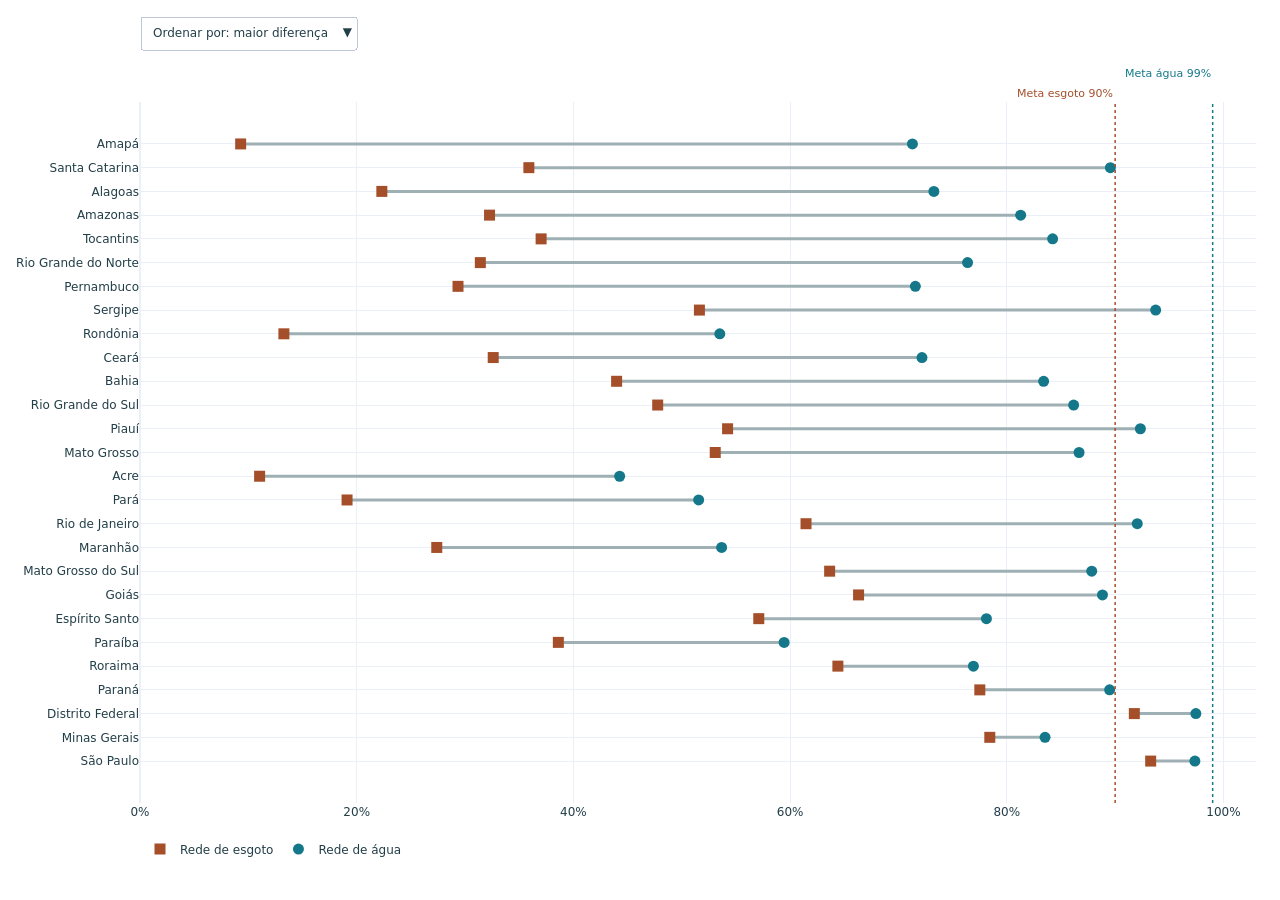
<file: linguagens-de-programacao/projeto-saneamento-sinisa/docs/assets/ufs.html>
<html lang="pt-BR">
<head><meta charset="utf-8" /><meta name="viewport" content="width=device-width, initial-scale=1" /><title>Água e esgoto por UF</title></head>
<body>
    <div>                        <script type="text/javascript">window.PlotlyConfig = {MathJaxConfig: 'local'};</script>
        <script charset="utf-8" src="plotly.min.js"></script>                <div id="ufs" class="plotly-graph-div" style="height:96vh; width:100%;"></div>            <script type="text/javascript">                window.PLOTLYENV=window.PLOTLYENV || {};                                if (document.getElementById("ufs")) {                    Plotly.newPlot(                        "ufs",                        [{"hoverinfo":"skip","line":{"color":"#9fb0b5","width":3},"mode":"lines","showlegend":false,"x":[9.29,71.29,null,35.89,89.56,null,22.32,73.27,null,32.26,81.28,null,37.02,84.23,null,31.41,76.38,null,29.35,71.56,null,51.63,93.74,null,13.28,53.51,null,32.6,72.17,null,43.99,83.4,null,47.78,86.17,null,54.23,92.33,null,53.09,86.67,null,11.04,44.27,null,19.11,51.56,null,61.47,92.04,null,27.39,53.68,null,63.65,87.84,null,66.32,88.83,null,57.11,78.12,null,38.61,59.45,null,64.41,76.92,null,77.51,89.49,null,91.77,97.45,null,78.43,83.53,null,93.28,97.36,null],"y":["Amap\u00e1","Amap\u00e1",null,"Santa Catarina","Santa Catarina",null,"Alagoas","Alagoas",null,"Amazonas","Amazonas",null,"Tocantins","Tocantins",null,"Rio Grande do Norte","Rio Grande do Norte",null,"Pernambuco","Pernambuco",null,"Sergipe","Sergipe",null,"Rond\u00f4nia","Rond\u00f4nia",null,"Cear\u00e1","Cear\u00e1",null,"Bahia","Bahia",null,"Rio Grande do Sul","Rio Grande do Sul",null,"Piau\u00ed","Piau\u00ed",null,"Mato Grosso","Mato Grosso",null,"Acre","Acre",null,"Par\u00e1","Par\u00e1",null,"Rio de Janeiro","Rio de Janeiro",null,"Maranh\u00e3o","Maranh\u00e3o",null,"Mato Grosso do Sul","Mato Grosso do Sul",null,"Goi\u00e1s","Goi\u00e1s",null,"Esp\u00edrito Santo","Esp\u00edrito Santo",null,"Para\u00edba","Para\u00edba",null,"Roraima","Roraima",null,"Paran\u00e1","Paran\u00e1",null,"Distrito Federal","Distrito Federal",null,"Minas Gerais","Minas Gerais",null,"S\u00e3o Paulo","S\u00e3o Paulo",null],"type":"scatter"},{"customdata":[["Norte",71.29,9.29,62.0],["Sul",89.56,35.89,53.67],["Nordeste",73.27,22.32,50.95],["Norte",81.28,32.26,49.02],["Norte",84.23,37.02,47.21],["Nordeste",76.38,31.41,44.97],["Nordeste",71.56,29.35,42.21],["Nordeste",93.74,51.63,42.11],["Norte",53.51,13.28,40.23],["Nordeste",72.17,32.6,39.57],["Nordeste",83.4,43.99,39.41],["Sul",86.17,47.78,38.39],["Nordeste",92.33,54.23,38.1],["Centro-Oeste",86.67,53.09,33.58],["Norte",44.27,11.04,33.23],["Norte",51.56,19.11,32.45],["Sudeste",92.04,61.47,30.57],["Nordeste",53.68,27.39,26.29],["Centro-Oeste",87.84,63.65,24.19],["Centro-Oeste",88.83,66.32,22.51],["Sudeste",78.12,57.11,21.01],["Nordeste",59.45,38.61,20.84],["Norte",76.92,64.41,12.51],["Sul",89.49,77.51,11.98],["Centro-Oeste",97.45,91.77,5.68],["Sudeste",83.53,78.43,5.1],["Sudeste",97.36,93.28,4.08]],"hovertemplate":"\u003cb\u003e%{y}\u003c\u002fb\u003e \u00b7 %{customdata[0]}\u003cbr\u003e\u00c1gua: %{customdata[1]:.2f}%\u003cbr\u003eEsgoto: %{customdata[2]:.2f}%\u003cbr\u003eDiferen\u00e7a: %{customdata[3]:.2f} p.p.\u003cextra\u003e\u003c\u002fextra\u003e","marker":{"color":"#a44f2a","size":11,"symbol":"square"},"mode":"markers","name":"Rede de esgoto","x":[9.29,35.89,22.32,32.26,37.02,31.41,29.35,51.63,13.28,32.6,43.99,47.78,54.23,53.09,11.04,19.11,61.47,27.39,63.65,66.32,57.11,38.61,64.41,77.51,91.77,78.43,93.28],"y":["Amap\u00e1","Santa Catarina","Alagoas","Amazonas","Tocantins","Rio Grande do Norte","Pernambuco","Sergipe","Rond\u00f4nia","Cear\u00e1","Bahia","Rio Grande do Sul","Piau\u00ed","Mato Grosso","Acre","Par\u00e1","Rio de Janeiro","Maranh\u00e3o","Mato Grosso do Sul","Goi\u00e1s","Esp\u00edrito Santo","Para\u00edba","Roraima","Paran\u00e1","Distrito Federal","Minas Gerais","S\u00e3o Paulo"],"type":"scatter"},{"customdata":[["Norte",71.29,9.29,62.0],["Sul",89.56,35.89,53.67],["Nordeste",73.27,22.32,50.95],["Norte",81.28,32.26,49.02],["Norte",84.23,37.02,47.21],["Nordeste",76.38,31.41,44.97],["Nordeste",71.56,29.35,42.21],["Nordeste",93.74,51.63,42.11],["Norte",53.51,13.28,40.23],["Nordeste",72.17,32.6,39.57],["Nordeste",83.4,43.99,39.41],["Sul",86.17,47.78,38.39],["Nordeste",92.33,54.23,38.1],["Centro-Oeste",86.67,53.09,33.58],["Norte",44.27,11.04,33.23],["Norte",51.56,19.11,32.45],["Sudeste",92.04,61.47,30.57],["Nordeste",53.68,27.39,26.29],["Centro-Oeste",87.84,63.65,24.19],["Centro-Oeste",88.83,66.32,22.51],["Sudeste",78.12,57.11,21.01],["Nordeste",59.45,38.61,20.84],["Norte",76.92,64.41,12.51],["Sul",89.49,77.51,11.98],["Centro-Oeste",97.45,91.77,5.68],["Sudeste",83.53,78.43,5.1],["Sudeste",97.36,93.28,4.08]],"hovertemplate":"\u003cb\u003e%{y}\u003c\u002fb\u003e \u00b7 %{customdata[0]}\u003cbr\u003e\u00c1gua: %{customdata[1]:.2f}%\u003cbr\u003eEsgoto: %{customdata[2]:.2f}%\u003cbr\u003eDiferen\u00e7a: %{customdata[3]:.2f} p.p.\u003cextra\u003e\u003c\u002fextra\u003e","marker":{"color":"#14788a","size":11,"symbol":"circle"},"mode":"markers","name":"Rede de \u00e1gua","x":[71.29,89.56,73.27,81.28,84.23,76.38,71.56,93.74,53.51,72.17,83.4,86.17,92.33,86.67,44.27,51.56,92.04,53.68,87.84,88.83,78.12,59.45,76.92,89.49,97.45,83.53,97.36],"y":["Amap\u00e1","Santa Catarina","Alagoas","Amazonas","Tocantins","Rio Grande do Norte","Pernambuco","Sergipe","Rond\u00f4nia","Cear\u00e1","Bahia","Rio Grande do Sul","Piau\u00ed","Mato Grosso","Acre","Par\u00e1","Rio de Janeiro","Maranh\u00e3o","Mato Grosso do Sul","Goi\u00e1s","Esp\u00edrito Santo","Para\u00edba","Roraima","Paran\u00e1","Distrito Federal","Minas Gerais","S\u00e3o Paulo"],"type":"scatter"}],                        {"template":{"data":{"barpolar":[{"marker":{"line":{"color":"white","width":0.5},"pattern":{"fillmode":"overlay","size":10,"solidity":0.2}},"type":"barpolar"}],"bar":[{"error_x":{"color":"#2a3f5f"},"error_y":{"color":"#2a3f5f"},"marker":{"line":{"color":"white","width":0.5},"pattern":{"fillmode":"overlay","size":10,"solidity":0.2}},"type":"bar"}],"carpet":[{"aaxis":{"endlinecolor":"#2a3f5f","gridcolor":"#C8D4E3","linecolor":"#C8D4E3","minorgridcolor":"#C8D4E3","startlinecolor":"#2a3f5f"},"baxis":{"endlinecolor":"#2a3f5f","gridcolor":"#C8D4E3","linecolor":"#C8D4E3","minorgridcolor":"#C8D4E3","startlinecolor":"#2a3f5f"},"type":"carpet"}],"choropleth":[{"colorbar":{"outlinewidth":0,"ticks":""},"type":"choropleth"}],"contourcarpet":[{"colorbar":{"outlinewidth":0,"ticks":""},"type":"contourcarpet"}],"contour":[{"colorbar":{"outlinewidth":0,"ticks":""},"colorscale":[[0.0,"#0d0887"],[0.1111111111111111,"#46039f"],[0.2222222222222222,"#7201a8"],[0.3333333333333333,"#9c179e"],[0.4444444444444444,"#bd3786"],[0.5555555555555556,"#d8576b"],[0.6666666666666666,"#ed7953"],[0.7777777777777778,"#fb9f3a"],[0.8888888888888888,"#fdca26"],[1.0,"#f0f921"]],"type":"contour"}],"heatmap":[{"colorbar":{"outlinewidth":0,"ticks":""},"colorscale":[[0.0,"#0d0887"],[0.1111111111111111,"#46039f"],[0.2222222222222222,"#7201a8"],[0.3333333333333333,"#9c179e"],[0.4444444444444444,"#bd3786"],[0.5555555555555556,"#d8576b"],[0.6666666666666666,"#ed7953"],[0.7777777777777778,"#fb9f3a"],[0.8888888888888888,"#fdca26"],[1.0,"#f0f921"]],"type":"heatmap"}],"histogram2dcontour":[{"colorbar":{"outlinewidth":0,"ticks":""},"colorscale":[[0.0,"#0d0887"],[0.1111111111111111,"#46039f"],[0.2222222222222222,"#7201a8"],[0.3333333333333333,"#9c179e"],[0.4444444444444444,"#bd3786"],[0.5555555555555556,"#d8576b"],[0.6666666666666666,"#ed7953"],[0.7777777777777778,"#fb9f3a"],[0.8888888888888888,"#fdca26"],[1.0,"#f0f921"]],"type":"histogram2dcontour"}],"histogram2d":[{"colorbar":{"outlinewidth":0,"ticks":""},"colorscale":[[0.0,"#0d0887"],[0.1111111111111111,"#46039f"],[0.2222222222222222,"#7201a8"],[0.3333333333333333,"#9c179e"],[0.4444444444444444,"#bd3786"],[0.5555555555555556,"#d8576b"],[0.6666666666666666,"#ed7953"],[0.7777777777777778,"#fb9f3a"],[0.8888888888888888,"#fdca26"],[1.0,"#f0f921"]],"type":"histogram2d"}],"histogram":[{"marker":{"pattern":{"fillmode":"overlay","size":10,"solidity":0.2}},"type":"histogram"}],"mesh3d":[{"colorbar":{"outlinewidth":0,"ticks":""},"type":"mesh3d"}],"parcoords":[{"line":{"colorbar":{"outlinewidth":0,"ticks":""}},"type":"parcoords"}],"pie":[{"automargin":true,"type":"pie"}],"scatter3d":[{"line":{"colorbar":{"outlinewidth":0,"ticks":""}},"marker":{"colorbar":{"outlinewidth":0,"ticks":""}},"type":"scatter3d"}],"scattercarpet":[{"marker":{"colorbar":{"outlinewidth":0,"ticks":""}},"type":"scattercarpet"}],"scattergeo":[{"marker":{"colorbar":{"outlinewidth":0,"ticks":""}},"type":"scattergeo"}],"scattergl":[{"marker":{"colorbar":{"outlinewidth":0,"ticks":""}},"type":"scattergl"}],"scattermapbox":[{"marker":{"colorbar":{"outlinewidth":0,"ticks":""}},"type":"scattermapbox"}],"scattermap":[{"marker":{"colorbar":{"outlinewidth":0,"ticks":""}},"type":"scattermap"}],"scatterpolargl":[{"marker":{"colorbar":{"outlinewidth":0,"ticks":""}},"type":"scatterpolargl"}],"scatterpolar":[{"marker":{"colorbar":{"outlinewidth":0,"ticks":""}},"type":"scatterpolar"}],"scatter":[{"fillpattern":{"fillmode":"overlay","size":10,"solidity":0.2},"type":"scatter"}],"scatterternary":[{"marker":{"colorbar":{"outlinewidth":0,"ticks":""}},"type":"scatterternary"}],"surface":[{"colorbar":{"outlinewidth":0,"ticks":""},"colorscale":[[0.0,"#0d0887"],[0.1111111111111111,"#46039f"],[0.2222222222222222,"#7201a8"],[0.3333333333333333,"#9c179e"],[0.4444444444444444,"#bd3786"],[0.5555555555555556,"#d8576b"],[0.6666666666666666,"#ed7953"],[0.7777777777777778,"#fb9f3a"],[0.8888888888888888,"#fdca26"],[1.0,"#f0f921"]],"type":"surface"}],"table":[{"cells":{"fill":{"color":"#EBF0F8"},"line":{"color":"white"}},"header":{"fill":{"color":"#C8D4E3"},"line":{"color":"white"}},"type":"table"}]},"layout":{"annotationdefaults":{"arrowcolor":"#2a3f5f","arrowhead":0,"arrowwidth":1},"autotypenumbers":"strict","coloraxis":{"colorbar":{"outlinewidth":0,"ticks":""}},"colorscale":{"diverging":[[0,"#8e0152"],[0.1,"#c51b7d"],[0.2,"#de77ae"],[0.3,"#f1b6da"],[0.4,"#fde0ef"],[0.5,"#f7f7f7"],[0.6,"#e6f5d0"],[0.7,"#b8e186"],[0.8,"#7fbc41"],[0.9,"#4d9221"],[1,"#276419"]],"sequential":[[0.0,"#0d0887"],[0.1111111111111111,"#46039f"],[0.2222222222222222,"#7201a8"],[0.3333333333333333,"#9c179e"],[0.4444444444444444,"#bd3786"],[0.5555555555555556,"#d8576b"],[0.6666666666666666,"#ed7953"],[0.7777777777777778,"#fb9f3a"],[0.8888888888888888,"#fdca26"],[1.0,"#f0f921"]],"sequentialminus":[[0.0,"#0d0887"],[0.1111111111111111,"#46039f"],[0.2222222222222222,"#7201a8"],[0.3333333333333333,"#9c179e"],[0.4444444444444444,"#bd3786"],[0.5555555555555556,"#d8576b"],[0.6666666666666666,"#ed7953"],[0.7777777777777778,"#fb9f3a"],[0.8888888888888888,"#fdca26"],[1.0,"#f0f921"]]},"colorway":["#636efa","#EF553B","#00cc96","#ab63fa","#FFA15A","#19d3f3","#FF6692","#B6E880","#FF97FF","#FECB52"],"font":{"color":"#2a3f5f"},"geo":{"bgcolor":"white","lakecolor":"white","landcolor":"white","showlakes":true,"showland":true,"subunitcolor":"#C8D4E3"},"hoverlabel":{"align":"left"},"hovermode":"closest","mapbox":{"style":"light"},"paper_bgcolor":"white","plot_bgcolor":"white","polar":{"angularaxis":{"gridcolor":"#EBF0F8","linecolor":"#EBF0F8","ticks":""},"bgcolor":"white","radialaxis":{"gridcolor":"#EBF0F8","linecolor":"#EBF0F8","ticks":""}},"scene":{"xaxis":{"backgroundcolor":"white","gridcolor":"#DFE8F3","gridwidth":2,"linecolor":"#EBF0F8","showbackground":true,"ticks":"","zerolinecolor":"#EBF0F8"},"yaxis":{"backgroundcolor":"white","gridcolor":"#DFE8F3","gridwidth":2,"linecolor":"#EBF0F8","showbackground":true,"ticks":"","zerolinecolor":"#EBF0F8"},"zaxis":{"backgroundcolor":"white","gridcolor":"#DFE8F3","gridwidth":2,"linecolor":"#EBF0F8","showbackground":true,"ticks":"","zerolinecolor":"#EBF0F8"}},"shapedefaults":{"line":{"color":"#2a3f5f"}},"ternary":{"aaxis":{"gridcolor":"#DFE8F3","linecolor":"#A2B1C6","ticks":""},"baxis":{"gridcolor":"#DFE8F3","linecolor":"#A2B1C6","ticks":""},"bgcolor":"white","caxis":{"gridcolor":"#DFE8F3","linecolor":"#A2B1C6","ticks":""}},"title":{"x":0.05},"xaxis":{"automargin":true,"gridcolor":"#EBF0F8","linecolor":"#EBF0F8","ticks":"","title":{"standoff":15},"zerolinecolor":"#EBF0F8","zerolinewidth":2},"yaxis":{"automargin":true,"gridcolor":"#EBF0F8","linecolor":"#EBF0F8","ticks":"","title":{"standoff":15},"zerolinecolor":"#EBF0F8","zerolinewidth":2}}},"shapes":[{"line":{"color":"#a44f2a","dash":"dot","width":1.5},"type":"line","x0":90.0,"x1":90.0,"xref":"x","y0":0,"y1":1,"yref":"y domain"},{"line":{"color":"#14788a","dash":"dot","width":1.5},"type":"line","x0":99.0,"x1":99.0,"xref":"x","y0":0,"y1":1,"yref":"y domain"}],"annotations":[{"font":{"color":"#a44f2a","size":11},"showarrow":false,"text":"Meta esgoto 90%","x":90.0,"xanchor":"right","y":1.0,"yanchor":"bottom","yref":"paper"},{"font":{"color":"#14788a","size":11},"showarrow":false,"text":"Meta \u00e1gua 99%","x":99.0,"xanchor":"right","y":1.028,"yanchor":"bottom","yref":"paper"}],"margin":{"l":8,"r":16,"t":84,"b":56},"font":{"family":"system-ui, sans-serif","color":"#223e48","size":12},"legend":{"orientation":"h","yanchor":"top","y":-0.045,"x":0},"xaxis":{"range":[0,103],"ticksuffix":"%"},"yaxis":{"categoryorder":"array","categoryarray":["S\u00e3o Paulo","Minas Gerais","Distrito Federal","Paran\u00e1","Roraima","Para\u00edba","Esp\u00edrito Santo","Goi\u00e1s","Mato Grosso do Sul","Maranh\u00e3o","Rio de Janeiro","Par\u00e1","Acre","Mato Grosso","Piau\u00ed","Rio Grande do Sul","Bahia","Cear\u00e1","Rond\u00f4nia","Sergipe","Pernambuco","Rio Grande do Norte","Tocantins","Amazonas","Alagoas","Santa Catarina","Amap\u00e1"],"automargin":true},"separators":",.","updatemenus":[{"buttons":[{"args":[{"yaxis.categoryarray":["S\u00e3o Paulo","Minas Gerais","Distrito Federal","Paran\u00e1","Roraima","Para\u00edba","Esp\u00edrito Santo","Goi\u00e1s","Mato Grosso do Sul","Maranh\u00e3o","Rio de Janeiro","Par\u00e1","Acre","Mato Grosso","Piau\u00ed","Rio Grande do Sul","Bahia","Cear\u00e1","Rond\u00f4nia","Sergipe","Pernambuco","Rio Grande do Norte","Tocantins","Amazonas","Alagoas","Santa Catarina","Amap\u00e1"]}],"label":"Ordenar por: maior diferen\u00e7a","method":"relayout"},{"args":[{"yaxis.categoryarray":["Acre","Par\u00e1","Rond\u00f4nia","Maranh\u00e3o","Para\u00edba","Amap\u00e1","Pernambuco","Cear\u00e1","Alagoas","Rio Grande do Norte","Roraima","Esp\u00edrito Santo","Amazonas","Bahia","Minas Gerais","Tocantins","Rio Grande do Sul","Mato Grosso","Mato Grosso do Sul","Goi\u00e1s","Paran\u00e1","Santa Catarina","Rio de Janeiro","Piau\u00ed","Sergipe","S\u00e3o Paulo","Distrito Federal"]}],"label":"Ordenar por: rede de \u00e1gua","method":"relayout"},{"args":[{"yaxis.categoryarray":["Amap\u00e1","Acre","Rond\u00f4nia","Par\u00e1","Alagoas","Maranh\u00e3o","Pernambuco","Rio Grande do Norte","Amazonas","Cear\u00e1","Santa Catarina","Tocantins","Para\u00edba","Bahia","Rio Grande do Sul","Sergipe","Mato Grosso","Piau\u00ed","Esp\u00edrito Santo","Rio de Janeiro","Mato Grosso do Sul","Roraima","Goi\u00e1s","Paran\u00e1","Minas Gerais","Distrito Federal","S\u00e3o Paulo"]}],"label":"Ordenar por: rede de esgoto","method":"relayout"},{"args":[{"yaxis.categoryarray":["Mato Grosso do Sul","Mato Grosso","Goi\u00e1s","Distrito Federal","Santa Catarina","Rio Grande do Sul","Paran\u00e1","S\u00e3o Paulo","Rio de Janeiro","Minas Gerais","Esp\u00edrito Santo","Sergipe","Rio Grande do Norte","Piau\u00ed","Pernambuco","Para\u00edba","Maranh\u00e3o","Cear\u00e1","Bahia","Alagoas","Tocantins","Roraima","Rond\u00f4nia","Par\u00e1","Amazonas","Amap\u00e1","Acre"]}],"label":"Ordenar por: regi\u00e3o","method":"relayout"}],"direction":"down","showactive":true,"type":"dropdown","x":0,"xanchor":"left","y":1.075,"yanchor":"bottom"}]},                        {"responsive": true, "displaylogo": false, "scrollZoom": false}                    )                };            </script>        </div>
</body>
</html>
</file>
<file: linguagens-de-programacao/projeto-saneamento-sinisa/docs/assets/artigo.css>
:root {
  color-scheme: light;
  --papel: #fbfaf7;
  --tinta: #1d3438;
  --muted: #4f6769;
  --linha: #d5ded9;
  --verde: #123e43;
  --link: #075b66;
}

* { box-sizing: border-box; }
html { scroll-behavior: smooth; }
body {
  margin: 0;
  background: var(--papel);
  color: var(--tinta);
  font: 1.045rem/1.65 Inter, system-ui, sans-serif;
}
a { color: var(--link); text-underline-offset: .17em; }
a:focus-visible, summary:focus-visible { outline: 3px solid #bb662e; outline-offset: 4px; }
.largura { width: min(1120px, calc(100% - 3rem)); margin-inline: auto; }
.skip { position: absolute; inset-inline-start: 1rem; inset-block-start: -5rem; padding: .5rem 1rem; background: white; z-index: 2; }
.skip:focus { inset-block-start: 1rem; }
.capa {
  background: var(--verde);
  color: #f7fbfa;
  padding: clamp(2.5rem, 6vw, 5.25rem) 0 2.45rem;
  border-bottom: .32rem solid #bd704c;
}
.edicao { margin: 0; color: #c5e6dd; font-weight: 650; font-size: .82rem; letter-spacing: .055em; }
h1, h2, h3 { font-family: "Instrument Serif", Georgia, serif; font-weight: 500; }
h1 { max-width: 920px; margin: .8rem 0 1.4rem; font-size: clamp(2.5rem, 6.3vw, 4.7rem); line-height: 1.025; letter-spacing: -.038em; }
.autoria { margin: 0; font-weight: 650; line-height: 1.5; }
.ra { font-weight: 400; color: #d4e6e0; white-space: nowrap; }
.filiacao { color: #d4e6e0; font-size: .9rem; margin: .45rem 0 1.2rem; }
.links-capa { display: flex; gap: .65rem; flex-wrap: wrap; }
.botao {
  background: #ecf8f3;
  color: var(--verde);
  padding: .48rem .8rem;
  border: 1px solid #ecf8f3;
  border-radius: .35rem;
  text-decoration: none;
  font-size: .85rem;
  font-weight: 650;
}
.secundario { color: #f7fbfa; background: transparent; border-color: #8fb2ad; }
.botao:hover { text-decoration: underline; }
.metadados { display: flex; flex-wrap: wrap; list-style: none; gap: .4rem .85rem; padding: 0; margin: 1.5rem 0 0; color: #c5e6dd; font-size: .8rem; }
.metadados li + li::before { content: "·"; margin-right: .85rem; }

.corpo { display: grid; grid-template-columns: 205px minmax(0, 1fr); gap: clamp(2rem, 5vw, 4rem); padding-block: 3rem 4rem; }
nav { position: sticky; top: 2rem; align-self: start; border-left: 2px solid var(--linha); padding-left: 1rem; font-size: .85rem; }
nav h2 { font: 650 .84rem/1.3 Inter, system-ui, sans-serif; margin: 0 0 .7rem; }
nav ul { list-style: none; padding: 0; margin: 0; }
nav li { margin-bottom: .43rem; }
nav a { text-decoration: none; }
nav a:hover { text-decoration: underline; }
main { min-width: 0; }
section { scroll-margin-top: 1.5rem; }
section + section { margin-top: 2.5rem; padding-top: 1.7rem; border-top: 1px solid var(--linha); }
h2 { font-size: clamp(1.75rem, 4vw, 2.45rem); line-height: 1.15; margin: 0 0 .8rem; }
h3 { font-size: clamp(1.38rem, 3vw, 1.82rem); line-height: 1.2; margin: 1.8rem 0 .5rem; }
p { margin: 0 0 .9rem; }
.palavras, figcaption, .referencias { color: var(--muted); font-size: .9rem; }
.perguntas { padding-left: 1.35rem; }
.perguntas li { margin: .5rem 0; }
code { font-family: "IBM Plex Mono", ui-monospace, monospace; font-size: .88em; }
pre { overflow-x: auto; padding: 1rem; border-radius: .35rem; background: #e8eeea; line-height: 1.55; }
.nota { background: #edf3ee; border-left: 3px solid #28807d; padding: .85rem 1rem; }
.nota p { margin: .25rem 0 0; }
figure { margin: 1.25rem 0; }
figure img, iframe { display: block; width: 100%; background: white; border: 1px solid var(--linha); border-radius: .35rem; }
figure img { height: auto; }
iframe { height: clamp(400px, 65vw, 520px); }
figcaption { margin-top: .45rem; line-height: 1.45; }
details { border-block: 1px solid var(--linha); padding: .65rem 0; }
summary { cursor: pointer; font-weight: 600; color: var(--link); }
table { width: 100%; border-collapse: collapse; margin-top: .65rem; font-size: .9rem; font-variant-numeric: tabular-nums; }
th, td { padding: .38rem .5rem; border-bottom: 1px solid var(--linha); text-align: right; }
th:first-child { text-align: left; }
thead th { background: #edf3ee; }
.fair { display: grid; grid-template-columns: repeat(2, 1fr); gap: .9rem; }
.fair div { border-top: 2px solid #579b94; padding-top: .45rem; }
dt { font-weight: 650; }
dd { margin: 0; }
.referencias { padding-left: 1.2rem; }
.referencias li { margin-bottom: .6rem; }
footer { background: #eaf0eb; padding-block: 1.15rem; font-size: .85rem; }

@media (max-width: 800px) {
  .largura { width: calc(100% - 2rem); }
  .corpo { grid-template-columns: 1fr; gap: 1.6rem; padding-top: 1.7rem; }
  nav { position: static; }
  nav ul { display: flex; flex-wrap: wrap; column-gap: 1rem; }
  th, td { padding-inline: .25rem; }
}
@media (max-width: 450px) {
  .fair { grid-template-columns: 1fr; }
  table { font-size: .76rem; }
}
@media (prefers-reduced-motion: reduce) {
  html { scroll-behavior: auto; }
}

/* Acréscimos da versão ampliada do artigo */
.subtitulo { max-width: 760px; margin: -.6rem 0 1.3rem; color: #d4e6e0; font-size: 1.12rem; line-height: 1.45; }
nav ul ul { margin: .35rem 0 .2rem .8rem; font-size: .93em; }
h4 { font: 650 1.05rem/1.3 Inter, system-ui, sans-serif; margin: 1.5rem 0 .45rem; }
main ul, main ol { padding-left: 1.35rem; }
main li { margin: .35rem 0; }
.destaques { list-style: none; padding: 0 !important; margin: 1.2rem 0 0; display: grid; grid-template-columns: repeat(4, 1fr); gap: .8rem; }
.destaques li { margin: 0; border-top: 3px solid #bd704c; background: #f1f5f1; padding: .7rem .8rem .8rem; border-radius: 0 0 .35rem .35rem; }
.destaques strong { display: block; font: 500 1.75rem/1.15 "Instrument Serif", Georgia, serif; color: var(--verde); }
.destaques span { display: block; margin-top: .25rem; font-size: .84rem; line-height: 1.35; color: var(--muted); }
.etapas li { margin: .55rem 0; }
.rolagem { overflow-x: auto; margin: 1rem 0 1.2rem; }
.rolagem table { margin-top: 0; min-width: 520px; }
caption { caption-side: top; text-align: left; color: var(--muted); font-size: .9rem; line-height: 1.45; padding-bottom: .45rem; }
table.texto td { text-align: left; vertical-align: top; }
table.texto th[scope="row"] { vertical-align: top; white-space: nowrap; }
tbody th { font-weight: 600; }
td code, th code { white-space: nowrap; }
iframe.alto { height: clamp(640px, 110vw, 780px); }
figure.estreita img { max-width: 620px; margin-inline: auto; }
details .rolagem { margin-bottom: .4rem; }
.referencias { list-style: none; padding-left: 0 !important; }
.referencias li { margin-bottom: .75rem; overflow-wrap: anywhere; }

@media (max-width: 800px) {
  nav ul ul { display: none; }
  .destaques { grid-template-columns: repeat(2, 1fr); }
  table.texto th[scope="row"] { white-space: normal; }
}
@media (max-width: 450px) {
  .rolagem table { font-size: .8rem; }
}
tbody th[scope="row"] { white-space: nowrap; }
table.texto tbody th[scope="row"] { white-space: normal; }
</file>
